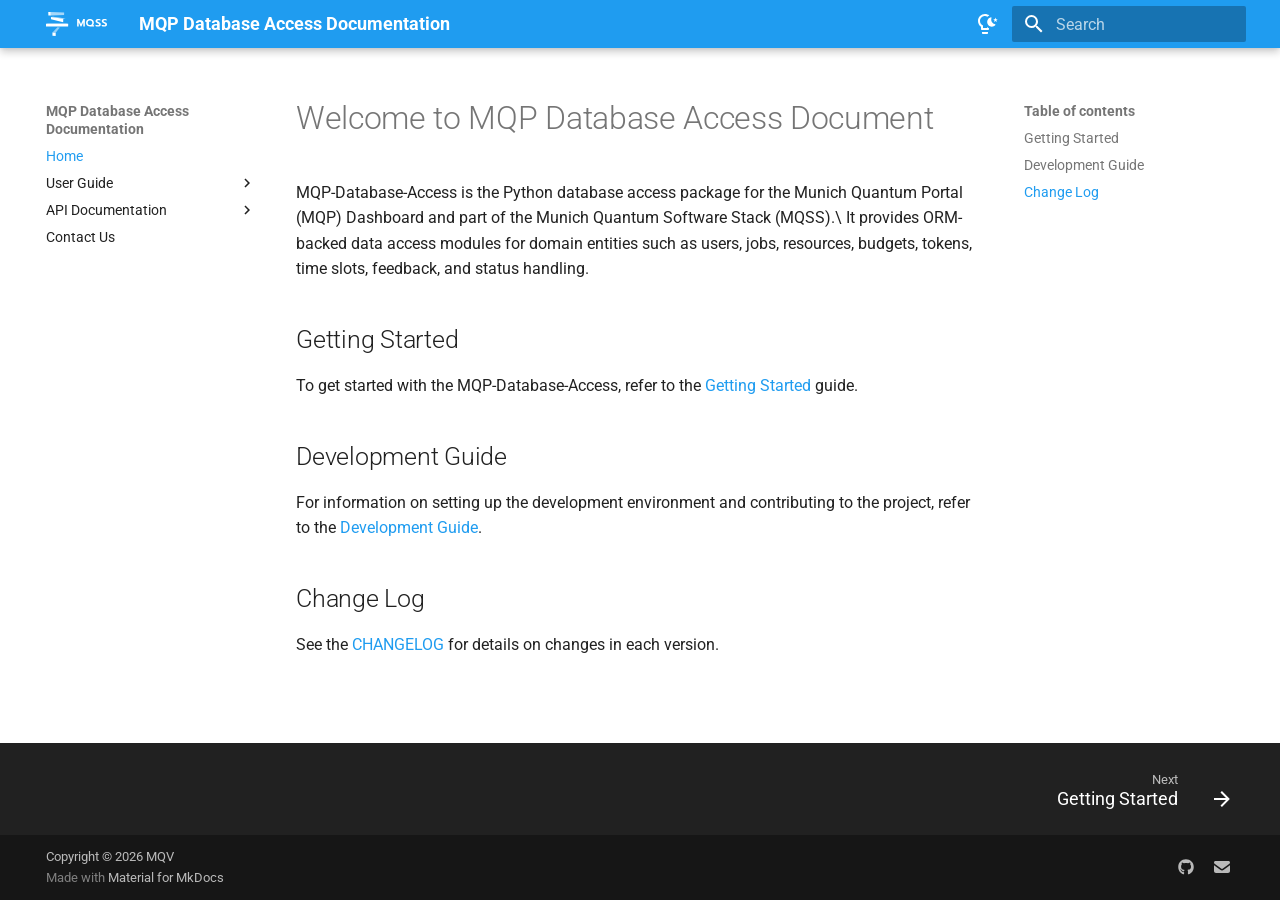
<file: index.html>
<!doctype html>
<html lang="en" class="no-js">
  <head>
    
      <meta charset="utf-8">
      <meta name="viewport" content="width=device-width,initial-scale=1">
      
      
      
      
      
        <link rel="next" href="user_guide/getting_started/">
      
      
        
      
      
      <link rel="icon" href="assets/images/favicon.png">
      <meta name="generator" content="mkdocs-1.6.1, mkdocs-material-9.7.6">
    
    
      
        <title>MQP Database Access Documentation</title>
      
    
    
      <link rel="stylesheet" href="assets/stylesheets/main.484c7ddc.min.css">
      
        
        <link rel="stylesheet" href="assets/stylesheets/palette.ab4e12ef.min.css">
      
      


    
    
      
    
    
      
        
        
        <link rel="preconnect" href="https://fonts.gstatic.com" crossorigin>
        <link rel="stylesheet" href="https://fonts.googleapis.com/css?family=Roboto:300,300i,400,400i,700,700i%7CRoboto+Mono:400,400i,700,700i&display=fallback">
        <style>:root{--md-text-font:"Roboto";--md-code-font:"Roboto Mono"}</style>
      
    
    
      <link rel="stylesheet" href="assets/_mkdocstrings.css">
    
      <link rel="stylesheet" href="css/extra.css">
    
    <script>__md_scope=new URL(".",location),__md_hash=e=>[...e].reduce(((e,_)=>(e<<5)-e+_.charCodeAt(0)),0),__md_get=(e,_=localStorage,t=__md_scope)=>JSON.parse(_.getItem(t.pathname+"."+e)),__md_set=(e,_,t=localStorage,a=__md_scope)=>{try{t.setItem(a.pathname+"."+e,JSON.stringify(_))}catch(e){}}</script>
    
      

    
    
  </head>
  
  
    
    
      
    
    
    
    
    <body dir="ltr" data-md-color-scheme="default" data-md-color-primary="custom" data-md-color-accent="deep-purple">
  
    
    <input class="md-toggle" data-md-toggle="drawer" type="checkbox" id="__drawer" autocomplete="off">
    <input class="md-toggle" data-md-toggle="search" type="checkbox" id="__search" autocomplete="off">
    <label class="md-overlay" for="__drawer"></label>
    <div data-md-component="skip">
      
        
        <a href="#welcome-to-mqp-database-access-document" class="md-skip">
          Skip to content
        </a>
      
    </div>
    <div data-md-component="announce">
      
    </div>
    
    
      

  

<header class="md-header md-header--shadow" data-md-component="header">
  <nav class="md-header__inner md-grid" aria-label="Header">
    <a href="." title="MQP Database Access Documentation" class="md-header__button md-logo" aria-label="MQP Database Access Documentation" data-md-component="logo">
      
  <img src="img/mqss_logo_white.svg" alt="logo">

    </a>
    <label class="md-header__button md-icon" for="__drawer">
      
      <svg xmlns="http://www.w3.org/2000/svg" viewBox="0 0 24 24"><path d="M3 6h18v2H3zm0 5h18v2H3zm0 5h18v2H3z"/></svg>
    </label>
    <div class="md-header__title" data-md-component="header-title">
      <div class="md-header__ellipsis">
        <div class="md-header__topic">
          <span class="md-ellipsis">
            MQP Database Access Documentation
          </span>
        </div>
        <div class="md-header__topic" data-md-component="header-topic">
          <span class="md-ellipsis">
            
              Home
            
          </span>
        </div>
      </div>
    </div>
    
      
        <form class="md-header__option" data-md-component="palette">
  
    
    
    
    <input class="md-option" data-md-color-media="" data-md-color-scheme="default" data-md-color-primary="custom" data-md-color-accent="deep-purple"  aria-label="Light mode"  type="radio" name="__palette" id="__palette_0">
    
      <label class="md-header__button md-icon" title="Light mode" for="__palette_1" hidden>
        <svg xmlns="http://www.w3.org/2000/svg" viewBox="0 0 24 24"><path d="M6 20h6v1c0 .55-.45 1-1 1H7c-.55 0-1-.45-1-1zm5-5.11V16H7v-2.42C5.23 12.81 4 11.05 4 9c0-2.76 2.24-5 5-5 .9 0 1.73.26 2.46.67.54-.47 1.2-.86 1.89-1.17C12.16 2.57 10.65 2 9 2 5.13 2 2 5.13 2 9c0 2.38 1.19 4.47 3 5.74V17c0 .55.45 1 1 1h6c.55 0 1-.45 1-1v-.68c-.75-.36-1.43-.82-2-1.43m9.92-4.95-.5-1.64 1.3-1.08-1.68-.04-.63-1.58-.56 1.61-1.68.11 1.33 1.03-.4 1.65 1.4-.97zm-1.8 2.31a4.62 4.62 0 0 1-3.27-2.28c-.73-1.26-.8-2.72-.35-4 .14-.34-.16-.68-.5-.63-3.44.66-5 4.79-2.78 7.61 1.81 2.24 5.28 2.32 7.17.05.23-.26.08-.7-.27-.75"/></svg>
      </label>
    
  
    
    
    
    <input class="md-option" data-md-color-media="" data-md-color-scheme="slate" data-md-color-primary="indigo" data-md-color-accent="deep-orange"  aria-label="Dark mode"  type="radio" name="__palette" id="__palette_1">
    
      <label class="md-header__button md-icon" title="Dark mode" for="__palette_0" hidden>
        <svg xmlns="http://www.w3.org/2000/svg" viewBox="0 0 24 24"><path d="M20 11h3v2h-3zM1 11h3v2H1zM13 1v3h-2V1zM4.92 3.5l2.13 2.14-1.42 1.41L3.5 4.93zm12.03 2.13 2.12-2.13 1.43 1.43-2.13 2.12zM12 6a6 6 0 0 1 6 6c0 2.22-1.21 4.16-3 5.2V19a1 1 0 0 1-1 1h-4a1 1 0 0 1-1-1v-1.8c-1.79-1.04-3-2.98-3-5.2a6 6 0 0 1 6-6m2 15v1a1 1 0 0 1-1 1h-2a1 1 0 0 1-1-1v-1zm-3-3h2v-2.13c1.73-.44 3-2.01 3-3.87a4 4 0 0 0-4-4 4 4 0 0 0-4 4c0 1.86 1.27 3.43 3 3.87z"/></svg>
      </label>
    
  
</form>
      
    
    
      <script>var palette=__md_get("__palette");if(palette&&palette.color){if("(prefers-color-scheme)"===palette.color.media){var media=matchMedia("(prefers-color-scheme: light)"),input=document.querySelector(media.matches?"[data-md-color-media='(prefers-color-scheme: light)']":"[data-md-color-media='(prefers-color-scheme: dark)']");palette.color.media=input.getAttribute("data-md-color-media"),palette.color.scheme=input.getAttribute("data-md-color-scheme"),palette.color.primary=input.getAttribute("data-md-color-primary"),palette.color.accent=input.getAttribute("data-md-color-accent")}for(var[key,value]of Object.entries(palette.color))document.body.setAttribute("data-md-color-"+key,value)}</script>
    
    
    
      
      
        <label class="md-header__button md-icon" for="__search">
          
          <svg xmlns="http://www.w3.org/2000/svg" viewBox="0 0 24 24"><path d="M9.5 3A6.5 6.5 0 0 1 16 9.5c0 1.61-.59 3.09-1.56 4.23l.27.27h.79l5 5-1.5 1.5-5-5v-.79l-.27-.27A6.52 6.52 0 0 1 9.5 16 6.5 6.5 0 0 1 3 9.5 6.5 6.5 0 0 1 9.5 3m0 2C7 5 5 7 5 9.5S7 14 9.5 14 14 12 14 9.5 12 5 9.5 5"/></svg>
        </label>
        <div class="md-search" data-md-component="search" role="dialog">
  <label class="md-search__overlay" for="__search"></label>
  <div class="md-search__inner" role="search">
    <form class="md-search__form" name="search">
      <input type="text" class="md-search__input" name="query" aria-label="Search" placeholder="Search" autocapitalize="off" autocorrect="off" autocomplete="off" spellcheck="false" data-md-component="search-query" required>
      <label class="md-search__icon md-icon" for="__search">
        
        <svg xmlns="http://www.w3.org/2000/svg" viewBox="0 0 24 24"><path d="M9.5 3A6.5 6.5 0 0 1 16 9.5c0 1.61-.59 3.09-1.56 4.23l.27.27h.79l5 5-1.5 1.5-5-5v-.79l-.27-.27A6.52 6.52 0 0 1 9.5 16 6.5 6.5 0 0 1 3 9.5 6.5 6.5 0 0 1 9.5 3m0 2C7 5 5 7 5 9.5S7 14 9.5 14 14 12 14 9.5 12 5 9.5 5"/></svg>
        
        <svg xmlns="http://www.w3.org/2000/svg" viewBox="0 0 24 24"><path d="M20 11v2H8l5.5 5.5-1.42 1.42L4.16 12l7.92-7.92L13.5 5.5 8 11z"/></svg>
      </label>
      <nav class="md-search__options" aria-label="Search">
        
        <button type="reset" class="md-search__icon md-icon" title="Clear" aria-label="Clear" tabindex="-1">
          
          <svg xmlns="http://www.w3.org/2000/svg" viewBox="0 0 24 24"><path d="M19 6.41 17.59 5 12 10.59 6.41 5 5 6.41 10.59 12 5 17.59 6.41 19 12 13.41 17.59 19 19 17.59 13.41 12z"/></svg>
        </button>
      </nav>
      
    </form>
    <div class="md-search__output">
      <div class="md-search__scrollwrap" tabindex="0" data-md-scrollfix>
        <div class="md-search-result" data-md-component="search-result">
          <div class="md-search-result__meta">
            Initializing search
          </div>
          <ol class="md-search-result__list" role="presentation"></ol>
        </div>
      </div>
    </div>
  </div>
</div>
      
    
    
  </nav>
  
</header>
    
    <div class="md-container" data-md-component="container">
      
      
        
          
        
      
      <main class="md-main" data-md-component="main">
        <div class="md-main__inner md-grid">
          
            
              
              <div class="md-sidebar md-sidebar--primary" data-md-component="sidebar" data-md-type="navigation" >
                <div class="md-sidebar__scrollwrap">
                  <div class="md-sidebar__inner">
                    



<nav class="md-nav md-nav--primary" aria-label="Navigation" data-md-level="0">
  <label class="md-nav__title" for="__drawer">
    <a href="." title="MQP Database Access Documentation" class="md-nav__button md-logo" aria-label="MQP Database Access Documentation" data-md-component="logo">
      
  <img src="img/mqss_logo_white.svg" alt="logo">

    </a>
    MQP Database Access Documentation
  </label>
  
  <ul class="md-nav__list" data-md-scrollfix>
    
      
      
  
  
    
  
  
  
    <li class="md-nav__item md-nav__item--active">
      
      <input class="md-nav__toggle md-toggle" type="checkbox" id="__toc">
      
      
        
      
      
        <label class="md-nav__link md-nav__link--active" for="__toc">
          
  
  
  <span class="md-ellipsis">
    
  
    Home
  

    
  </span>
  
  

          <span class="md-nav__icon md-icon"></span>
        </label>
      
      <a href="." class="md-nav__link md-nav__link--active">
        
  
  
  <span class="md-ellipsis">
    
  
    Home
  

    
  </span>
  
  

      </a>
      
        

<nav class="md-nav md-nav--secondary" aria-label="Table of contents">
  
  
  
    
  
  
    <label class="md-nav__title" for="__toc">
      <span class="md-nav__icon md-icon"></span>
      Table of contents
    </label>
    <ul class="md-nav__list" data-md-component="toc" data-md-scrollfix>
      
        <li class="md-nav__item">
  <a href="#getting-started" class="md-nav__link">
    <span class="md-ellipsis">
      
        Getting Started
      
    </span>
  </a>
  
</li>
      
        <li class="md-nav__item">
  <a href="#development-guide" class="md-nav__link">
    <span class="md-ellipsis">
      
        Development Guide
      
    </span>
  </a>
  
</li>
      
        <li class="md-nav__item">
  <a href="#change-log" class="md-nav__link">
    <span class="md-ellipsis">
      
        Change Log
      
    </span>
  </a>
  
</li>
      
    </ul>
  
</nav>
      
    </li>
  

    
      
      
  
  
  
  
    
    
    
    
    
    <li class="md-nav__item md-nav__item--nested">
      
        
        
        <input class="md-nav__toggle md-toggle " type="checkbox" id="__nav_2" >
        
          
          <label class="md-nav__link" for="__nav_2" id="__nav_2_label" tabindex="0">
            
  
  
  <span class="md-ellipsis">
    
  
    User Guide
  

    
  </span>
  
  

            <span class="md-nav__icon md-icon"></span>
          </label>
        
        <nav class="md-nav" data-md-level="1" aria-labelledby="__nav_2_label" aria-expanded="false">
          <label class="md-nav__title" for="__nav_2">
            <span class="md-nav__icon md-icon"></span>
            
  
    User Guide
  

          </label>
          <ul class="md-nav__list" data-md-scrollfix>
            
              
                
  
  
  
  
    <li class="md-nav__item">
      <a href="user_guide/getting_started/" class="md-nav__link">
        
  
  
  <span class="md-ellipsis">
    
  
    Getting Started
  

    
  </span>
  
  

      </a>
    </li>
  

              
            
              
                
  
  
  
  
    <li class="md-nav__item">
      <a href="user_guide/development_guide/" class="md-nav__link">
        
  
  
  <span class="md-ellipsis">
    
  
    Development Guide
  

    
  </span>
  
  

      </a>
    </li>
  

              
            
          </ul>
        </nav>
      
    </li>
  

    
      
      
  
  
  
  
    
    
    
    
    
    <li class="md-nav__item md-nav__item--nested">
      
        
        
        <input class="md-nav__toggle md-toggle " type="checkbox" id="__nav_3" >
        
          
          <label class="md-nav__link" for="__nav_3" id="__nav_3_label" tabindex="0">
            
  
  
  <span class="md-ellipsis">
    
  
    API Documentation
  

    
  </span>
  
  

            <span class="md-nav__icon md-icon"></span>
          </label>
        
        <nav class="md-nav" data-md-level="1" aria-labelledby="__nav_3_label" aria-expanded="false">
          <label class="md-nav__title" for="__nav_3">
            <span class="md-nav__icon md-icon"></span>
            
  
    API Documentation
  

          </label>
          <ul class="md-nav__list" data-md-scrollfix>
            
              
                
  
  
  
  
    <li class="md-nav__item">
      <a href="api/budgets/" class="md-nav__link">
        
  
  
  <span class="md-ellipsis">
    
  
    Budgets
  

    
  </span>
  
  

      </a>
    </li>
  

              
            
              
                
  
  
  
  
    <li class="md-nav__item">
      <a href="api/feedback/" class="md-nav__link">
        
  
  
  <span class="md-ellipsis">
    
  
    Feedback
  

    
  </span>
  
  

      </a>
    </li>
  

              
            
              
                
  
  
  
  
    <li class="md-nav__item">
      <a href="api/jobs/" class="md-nav__link">
        
  
  
  <span class="md-ellipsis">
    
  
    Jobs
  

    
  </span>
  
  

      </a>
    </li>
  

              
            
              
                
  
  
  
  
    <li class="md-nav__item">
      <a href="api/resources/" class="md-nav__link">
        
  
  
  <span class="md-ellipsis">
    
  
    Resources
  

    
  </span>
  
  

      </a>
    </li>
  

              
            
              
                
  
  
  
  
    <li class="md-nav__item">
      <a href="api/status/" class="md-nav__link">
        
  
  
  <span class="md-ellipsis">
    
  
    Status
  

    
  </span>
  
  

      </a>
    </li>
  

              
            
              
                
  
  
  
  
    <li class="md-nav__item">
      <a href="api/timeslots/" class="md-nav__link">
        
  
  
  <span class="md-ellipsis">
    
  
    Timeslots
  

    
  </span>
  
  

      </a>
    </li>
  

              
            
              
                
  
  
  
  
    <li class="md-nav__item">
      <a href="api/tokens/" class="md-nav__link">
        
  
  
  <span class="md-ellipsis">
    
  
    Tokens
  

    
  </span>
  
  

      </a>
    </li>
  

              
            
              
                
  
  
  
  
    <li class="md-nav__item">
      <a href="api/users/" class="md-nav__link">
        
  
  
  <span class="md-ellipsis">
    
  
    Users
  

    
  </span>
  
  

      </a>
    </li>
  

              
            
          </ul>
        </nav>
      
    </li>
  

    
      
      
  
  
  
  
    <li class="md-nav__item">
      <a href="contact/" class="md-nav__link">
        
  
  
  <span class="md-ellipsis">
    
  
    Contact Us
  

    
  </span>
  
  

      </a>
    </li>
  

    
  </ul>
</nav>
                  </div>
                </div>
              </div>
            
            
              
              <div class="md-sidebar md-sidebar--secondary" data-md-component="sidebar" data-md-type="toc" >
                <div class="md-sidebar__scrollwrap">
                  <div class="md-sidebar__inner">
                    

<nav class="md-nav md-nav--secondary" aria-label="Table of contents">
  
  
  
    
  
  
    <label class="md-nav__title" for="__toc">
      <span class="md-nav__icon md-icon"></span>
      Table of contents
    </label>
    <ul class="md-nav__list" data-md-component="toc" data-md-scrollfix>
      
        <li class="md-nav__item">
  <a href="#getting-started" class="md-nav__link">
    <span class="md-ellipsis">
      
        Getting Started
      
    </span>
  </a>
  
</li>
      
        <li class="md-nav__item">
  <a href="#development-guide" class="md-nav__link">
    <span class="md-ellipsis">
      
        Development Guide
      
    </span>
  </a>
  
</li>
      
        <li class="md-nav__item">
  <a href="#change-log" class="md-nav__link">
    <span class="md-ellipsis">
      
        Change Log
      
    </span>
  </a>
  
</li>
      
    </ul>
  
</nav>
                  </div>
                </div>
              </div>
            
          
          
            <div class="md-content" data-md-component="content">
              
              <article class="md-content__inner md-typeset">
                
                  



<h1 id="welcome-to-mqp-database-access-document">Welcome to MQP Database Access Document<a class="headerlink" href="#welcome-to-mqp-database-access-document" title="Permanent link">&para;</a></h1>
<p>MQP-Database-Access is the Python database access package for the Munich Quantum Portal (MQP) Dashboard and part of the Munich Quantum Software Stack (MQSS).\
It provides ORM-backed data access modules for domain entities such as users, jobs, resources, budgets, tokens, time slots, feedback, and status handling.</p>
<h2 id="getting-started">Getting Started<a class="headerlink" href="#getting-started" title="Permanent link">&para;</a></h2>
<p>To get started with the MQP-Database-Access, refer to the <a href="user_guide/getting_started/">Getting Started</a> guide.</p>
<h2 id="development-guide">Development Guide<a class="headerlink" href="#development-guide" title="Permanent link">&para;</a></h2>
<p>For information on setting up the development environment and contributing to the project, refer to the <a href="user_guide/development_guide/">Development Guide</a>.</p>
<h2 id="change-log">Change Log<a class="headerlink" href="#change-log" title="Permanent link">&para;</a></h2>
<p>See the <a href="CHANGELOG/">CHANGELOG</a> for details on changes in each version.</p>












                
              </article>
            </div>
          
          
<script>var target=document.getElementById(location.hash.slice(1));target&&target.name&&(target.checked=target.name.startsWith("__tabbed_"))</script>
        </div>
        
      </main>
      
        <footer class="md-footer">
  
    
      
      <nav class="md-footer__inner md-grid" aria-label="Footer" >
        
        
          
          <a href="user_guide/getting_started/" class="md-footer__link md-footer__link--next" aria-label="Next: Getting Started">
            <div class="md-footer__title">
              <span class="md-footer__direction">
                Next
              </span>
              <div class="md-ellipsis">
                Getting Started
              </div>
            </div>
            <div class="md-footer__button md-icon">
              
              <svg xmlns="http://www.w3.org/2000/svg" viewBox="0 0 24 24"><path d="M4 11v2h12l-5.5 5.5 1.42 1.42L19.84 12l-7.92-7.92L10.5 5.5 16 11z"/></svg>
            </div>
          </a>
        
      </nav>
    
  
  <div class="md-footer-meta md-typeset">
    <div class="md-footer-meta__inner md-grid">
      <div class="md-copyright">
  
    <div class="md-copyright__highlight">
      Copyright &copy; 2026 MQV
    </div>
  
  
    Made with
    <a href="https://squidfunk.github.io/mkdocs-material/" target="_blank" rel="noopener">
      Material for MkDocs
    </a>
  
</div>
      
        
<div class="md-social">
  
    
    
    
    
      
      
    
    <a href="https://github.com/Munich-Quantum-Software-Stack/MQP-Database-Access" target="_blank" rel="noopener" title="github.com" class="md-social__link">
      <svg xmlns="http://www.w3.org/2000/svg" viewBox="0 0 512 512"><!--! Font Awesome Free 7.1.0 by @fontawesome - https://fontawesome.com License - https://fontawesome.com/license/free (Icons: CC BY 4.0, Fonts: SIL OFL 1.1, Code: MIT License) Copyright 2025 Fonticons, Inc.--><path d="M173.9 397.4c0 2-2.3 3.6-5.2 3.6-3.3.3-5.6-1.3-5.6-3.6 0-2 2.3-3.6 5.2-3.6 3-.3 5.6 1.3 5.6 3.6m-31.1-4.5c-.7 2 1.3 4.3 4.3 4.9 2.6 1 5.6 0 6.2-2s-1.3-4.3-4.3-5.2c-2.6-.7-5.5.3-6.2 2.3m44.2-1.7c-2.9.7-4.9 2.6-4.6 4.9.3 2 2.9 3.3 5.9 2.6 2.9-.7 4.9-2.6 4.6-4.6-.3-1.9-3-3.2-5.9-2.9M252.8 8C114.1 8 8 113.3 8 252c0 110.9 69.8 205.8 169.5 239.2 12.8 2.3 17.3-5.6 17.3-12.1 0-6.2-.3-40.4-.3-61.4 0 0-70 15-84.7-29.8 0 0-11.4-29.1-27.8-36.6 0 0-22.9-15.7 1.6-15.4 0 0 24.9 2 38.6 25.8 21.9 38.6 58.6 27.5 72.9 20.9 2.3-16 8.8-27.1 16-33.7-55.9-6.2-112.3-14.3-112.3-110.5 0-27.5 7.6-41.3 23.6-58.9-2.6-6.5-11.1-33.3 2.6-67.9 20.9-6.5 69 27 69 27 20-5.6 41.5-8.5 62.8-8.5s42.8 2.9 62.8 8.5c0 0 48.1-33.6 69-27 13.7 34.7 5.2 61.4 2.6 67.9 16 17.7 25.8 31.5 25.8 58.9 0 96.5-58.9 104.2-114.8 110.5 9.2 7.9 17 22.9 17 46.4 0 33.7-.3 75.4-.3 83.6 0 6.5 4.6 14.4 17.3 12.1C436.2 457.8 504 362.9 504 252 504 113.3 391.5 8 252.8 8M105.2 352.9c-1.3 1-1 3.3.7 5.2 1.6 1.6 3.9 2.3 5.2 1 1.3-1 1-3.3-.7-5.2-1.6-1.6-3.9-2.3-5.2-1m-10.8-8.1c-.7 1.3.3 2.9 2.3 3.9 1.6 1 3.6.7 4.3-.7.7-1.3-.3-2.9-2.3-3.9-2-.6-3.6-.3-4.3.7m32.4 35.6c-1.6 1.3-1 4.3 1.3 6.2 2.3 2.3 5.2 2.6 6.5 1 1.3-1.3.7-4.3-1.3-6.2-2.2-2.3-5.2-2.6-6.5-1m-11.4-14.7c-1.6 1-1.6 3.6 0 5.9s4.3 3.3 5.6 2.3c1.6-1.3 1.6-3.9 0-6.2-1.4-2.3-4-3.3-5.6-2"/></svg>
    </a>
  
    
    
    
    
    <a href="mailto:quantum@lrz.de" target="_blank" rel="noopener" title="" class="md-social__link">
      <svg xmlns="http://www.w3.org/2000/svg" viewBox="0 0 512 512"><!--! Font Awesome Free 7.1.0 by @fontawesome - https://fontawesome.com License - https://fontawesome.com/license/free (Icons: CC BY 4.0, Fonts: SIL OFL 1.1, Code: MIT License) Copyright 2025 Fonticons, Inc.--><path d="M48 64C21.5 64 0 85.5 0 112c0 15.1 7.1 29.3 19.2 38.4l208 156a48 48 0 0 0 57.6 0l208-156c12.1-9.1 19.2-23.3 19.2-38.4 0-26.5-21.5-48-48-48zM0 196v188c0 35.3 28.7 64 64 64h384c35.3 0 64-28.7 64-64V196L313.6 344.8c-34.1 25.6-81.1 25.6-115.2 0z"/></svg>
    </a>
  
</div>
      
    </div>
  </div>
</footer>
      
    </div>
    <div class="md-dialog" data-md-component="dialog">
      <div class="md-dialog__inner md-typeset"></div>
    </div>
    
    
    
      
      
      <script id="__config" type="application/json">{"annotate": null, "base": ".", "features": ["content.code.copy", "navigation.instant", "navigation.footer"], "search": "assets/javascripts/workers/search.2c215733.min.js", "tags": null, "translations": {"clipboard.copied": "Copied to clipboard", "clipboard.copy": "Copy to clipboard", "search.result.more.one": "1 more on this page", "search.result.more.other": "# more on this page", "search.result.none": "No matching documents", "search.result.one": "1 matching document", "search.result.other": "# matching documents", "search.result.placeholder": "Type to start searching", "search.result.term.missing": "Missing", "select.version": "Select version"}, "version": null}</script>
    
    
      <script src="assets/javascripts/bundle.79ae519e.min.js"></script>
      
    
  </body>
</html>
</file>
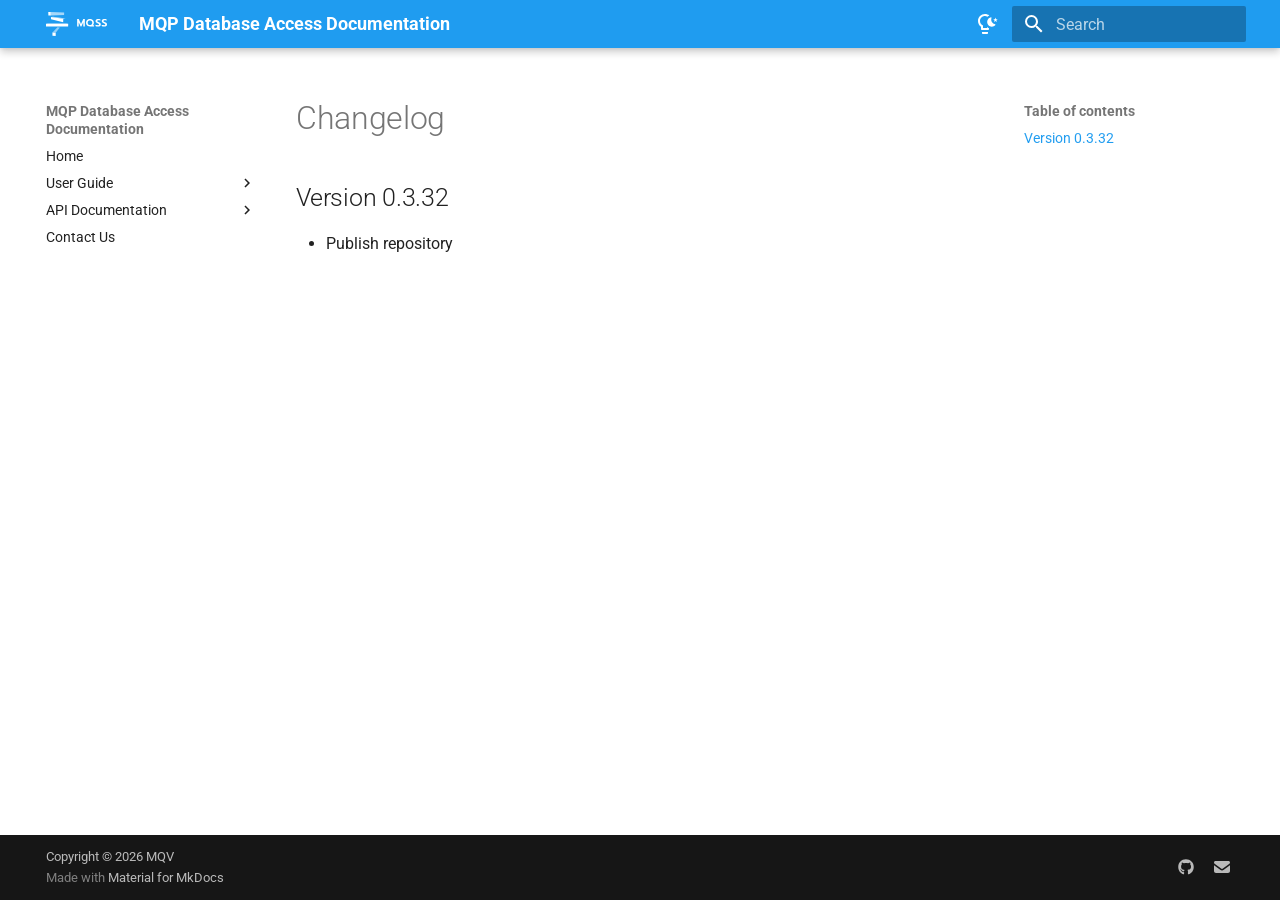
<file: CHANGELOG/index.html>
<!doctype html>
<html lang="en" class="no-js">
  <head>
    
      <meta charset="utf-8">
      <meta name="viewport" content="width=device-width,initial-scale=1">
      
      
      
      
      
      
        
      
      
      <link rel="icon" href="../assets/images/favicon.png">
      <meta name="generator" content="mkdocs-1.6.1, mkdocs-material-9.7.6">
    
    
      
        <title>Changelog - MQP Database Access Documentation</title>
      
    
    
      <link rel="stylesheet" href="../assets/stylesheets/main.484c7ddc.min.css">
      
        
        <link rel="stylesheet" href="../assets/stylesheets/palette.ab4e12ef.min.css">
      
      


    
    
      
    
    
      
        
        
        <link rel="preconnect" href="https://fonts.gstatic.com" crossorigin>
        <link rel="stylesheet" href="https://fonts.googleapis.com/css?family=Roboto:300,300i,400,400i,700,700i%7CRoboto+Mono:400,400i,700,700i&display=fallback">
        <style>:root{--md-text-font:"Roboto";--md-code-font:"Roboto Mono"}</style>
      
    
    
      <link rel="stylesheet" href="../assets/_mkdocstrings.css">
    
      <link rel="stylesheet" href="../css/extra.css">
    
    <script>__md_scope=new URL("..",location),__md_hash=e=>[...e].reduce(((e,_)=>(e<<5)-e+_.charCodeAt(0)),0),__md_get=(e,_=localStorage,t=__md_scope)=>JSON.parse(_.getItem(t.pathname+"."+e)),__md_set=(e,_,t=localStorage,a=__md_scope)=>{try{t.setItem(a.pathname+"."+e,JSON.stringify(_))}catch(e){}}</script>
    
      

    
    
  </head>
  
  
    
    
      
    
    
    
    
    <body dir="ltr" data-md-color-scheme="default" data-md-color-primary="custom" data-md-color-accent="deep-purple">
  
    
    <input class="md-toggle" data-md-toggle="drawer" type="checkbox" id="__drawer" autocomplete="off">
    <input class="md-toggle" data-md-toggle="search" type="checkbox" id="__search" autocomplete="off">
    <label class="md-overlay" for="__drawer"></label>
    <div data-md-component="skip">
      
        
        <a href="#changelog" class="md-skip">
          Skip to content
        </a>
      
    </div>
    <div data-md-component="announce">
      
    </div>
    
    
      

  

<header class="md-header md-header--shadow" data-md-component="header">
  <nav class="md-header__inner md-grid" aria-label="Header">
    <a href=".." title="MQP Database Access Documentation" class="md-header__button md-logo" aria-label="MQP Database Access Documentation" data-md-component="logo">
      
  <img src="../img/mqss_logo_white.svg" alt="logo">

    </a>
    <label class="md-header__button md-icon" for="__drawer">
      
      <svg xmlns="http://www.w3.org/2000/svg" viewBox="0 0 24 24"><path d="M3 6h18v2H3zm0 5h18v2H3zm0 5h18v2H3z"/></svg>
    </label>
    <div class="md-header__title" data-md-component="header-title">
      <div class="md-header__ellipsis">
        <div class="md-header__topic">
          <span class="md-ellipsis">
            MQP Database Access Documentation
          </span>
        </div>
        <div class="md-header__topic" data-md-component="header-topic">
          <span class="md-ellipsis">
            
              Changelog
            
          </span>
        </div>
      </div>
    </div>
    
      
        <form class="md-header__option" data-md-component="palette">
  
    
    
    
    <input class="md-option" data-md-color-media="" data-md-color-scheme="default" data-md-color-primary="custom" data-md-color-accent="deep-purple"  aria-label="Light mode"  type="radio" name="__palette" id="__palette_0">
    
      <label class="md-header__button md-icon" title="Light mode" for="__palette_1" hidden>
        <svg xmlns="http://www.w3.org/2000/svg" viewBox="0 0 24 24"><path d="M6 20h6v1c0 .55-.45 1-1 1H7c-.55 0-1-.45-1-1zm5-5.11V16H7v-2.42C5.23 12.81 4 11.05 4 9c0-2.76 2.24-5 5-5 .9 0 1.73.26 2.46.67.54-.47 1.2-.86 1.89-1.17C12.16 2.57 10.65 2 9 2 5.13 2 2 5.13 2 9c0 2.38 1.19 4.47 3 5.74V17c0 .55.45 1 1 1h6c.55 0 1-.45 1-1v-.68c-.75-.36-1.43-.82-2-1.43m9.92-4.95-.5-1.64 1.3-1.08-1.68-.04-.63-1.58-.56 1.61-1.68.11 1.33 1.03-.4 1.65 1.4-.97zm-1.8 2.31a4.62 4.62 0 0 1-3.27-2.28c-.73-1.26-.8-2.72-.35-4 .14-.34-.16-.68-.5-.63-3.44.66-5 4.79-2.78 7.61 1.81 2.24 5.28 2.32 7.17.05.23-.26.08-.7-.27-.75"/></svg>
      </label>
    
  
    
    
    
    <input class="md-option" data-md-color-media="" data-md-color-scheme="slate" data-md-color-primary="indigo" data-md-color-accent="deep-orange"  aria-label="Dark mode"  type="radio" name="__palette" id="__palette_1">
    
      <label class="md-header__button md-icon" title="Dark mode" for="__palette_0" hidden>
        <svg xmlns="http://www.w3.org/2000/svg" viewBox="0 0 24 24"><path d="M20 11h3v2h-3zM1 11h3v2H1zM13 1v3h-2V1zM4.92 3.5l2.13 2.14-1.42 1.41L3.5 4.93zm12.03 2.13 2.12-2.13 1.43 1.43-2.13 2.12zM12 6a6 6 0 0 1 6 6c0 2.22-1.21 4.16-3 5.2V19a1 1 0 0 1-1 1h-4a1 1 0 0 1-1-1v-1.8c-1.79-1.04-3-2.98-3-5.2a6 6 0 0 1 6-6m2 15v1a1 1 0 0 1-1 1h-2a1 1 0 0 1-1-1v-1zm-3-3h2v-2.13c1.73-.44 3-2.01 3-3.87a4 4 0 0 0-4-4 4 4 0 0 0-4 4c0 1.86 1.27 3.43 3 3.87z"/></svg>
      </label>
    
  
</form>
      
    
    
      <script>var palette=__md_get("__palette");if(palette&&palette.color){if("(prefers-color-scheme)"===palette.color.media){var media=matchMedia("(prefers-color-scheme: light)"),input=document.querySelector(media.matches?"[data-md-color-media='(prefers-color-scheme: light)']":"[data-md-color-media='(prefers-color-scheme: dark)']");palette.color.media=input.getAttribute("data-md-color-media"),palette.color.scheme=input.getAttribute("data-md-color-scheme"),palette.color.primary=input.getAttribute("data-md-color-primary"),palette.color.accent=input.getAttribute("data-md-color-accent")}for(var[key,value]of Object.entries(palette.color))document.body.setAttribute("data-md-color-"+key,value)}</script>
    
    
    
      
      
        <label class="md-header__button md-icon" for="__search">
          
          <svg xmlns="http://www.w3.org/2000/svg" viewBox="0 0 24 24"><path d="M9.5 3A6.5 6.5 0 0 1 16 9.5c0 1.61-.59 3.09-1.56 4.23l.27.27h.79l5 5-1.5 1.5-5-5v-.79l-.27-.27A6.52 6.52 0 0 1 9.5 16 6.5 6.5 0 0 1 3 9.5 6.5 6.5 0 0 1 9.5 3m0 2C7 5 5 7 5 9.5S7 14 9.5 14 14 12 14 9.5 12 5 9.5 5"/></svg>
        </label>
        <div class="md-search" data-md-component="search" role="dialog">
  <label class="md-search__overlay" for="__search"></label>
  <div class="md-search__inner" role="search">
    <form class="md-search__form" name="search">
      <input type="text" class="md-search__input" name="query" aria-label="Search" placeholder="Search" autocapitalize="off" autocorrect="off" autocomplete="off" spellcheck="false" data-md-component="search-query" required>
      <label class="md-search__icon md-icon" for="__search">
        
        <svg xmlns="http://www.w3.org/2000/svg" viewBox="0 0 24 24"><path d="M9.5 3A6.5 6.5 0 0 1 16 9.5c0 1.61-.59 3.09-1.56 4.23l.27.27h.79l5 5-1.5 1.5-5-5v-.79l-.27-.27A6.52 6.52 0 0 1 9.5 16 6.5 6.5 0 0 1 3 9.5 6.5 6.5 0 0 1 9.5 3m0 2C7 5 5 7 5 9.5S7 14 9.5 14 14 12 14 9.5 12 5 9.5 5"/></svg>
        
        <svg xmlns="http://www.w3.org/2000/svg" viewBox="0 0 24 24"><path d="M20 11v2H8l5.5 5.5-1.42 1.42L4.16 12l7.92-7.92L13.5 5.5 8 11z"/></svg>
      </label>
      <nav class="md-search__options" aria-label="Search">
        
        <button type="reset" class="md-search__icon md-icon" title="Clear" aria-label="Clear" tabindex="-1">
          
          <svg xmlns="http://www.w3.org/2000/svg" viewBox="0 0 24 24"><path d="M19 6.41 17.59 5 12 10.59 6.41 5 5 6.41 10.59 12 5 17.59 6.41 19 12 13.41 17.59 19 19 17.59 13.41 12z"/></svg>
        </button>
      </nav>
      
    </form>
    <div class="md-search__output">
      <div class="md-search__scrollwrap" tabindex="0" data-md-scrollfix>
        <div class="md-search-result" data-md-component="search-result">
          <div class="md-search-result__meta">
            Initializing search
          </div>
          <ol class="md-search-result__list" role="presentation"></ol>
        </div>
      </div>
    </div>
  </div>
</div>
      
    
    
  </nav>
  
</header>
    
    <div class="md-container" data-md-component="container">
      
      
        
          
        
      
      <main class="md-main" data-md-component="main">
        <div class="md-main__inner md-grid">
          
            
              
              <div class="md-sidebar md-sidebar--primary" data-md-component="sidebar" data-md-type="navigation" >
                <div class="md-sidebar__scrollwrap">
                  <div class="md-sidebar__inner">
                    



<nav class="md-nav md-nav--primary" aria-label="Navigation" data-md-level="0">
  <label class="md-nav__title" for="__drawer">
    <a href=".." title="MQP Database Access Documentation" class="md-nav__button md-logo" aria-label="MQP Database Access Documentation" data-md-component="logo">
      
  <img src="../img/mqss_logo_white.svg" alt="logo">

    </a>
    MQP Database Access Documentation
  </label>
  
  <ul class="md-nav__list" data-md-scrollfix>
    
      
      
  
  
  
  
    <li class="md-nav__item">
      <a href=".." class="md-nav__link">
        
  
  
  <span class="md-ellipsis">
    
  
    Home
  

    
  </span>
  
  

      </a>
    </li>
  

    
      
      
  
  
  
  
    
    
    
    
    
    <li class="md-nav__item md-nav__item--nested">
      
        
        
        <input class="md-nav__toggle md-toggle " type="checkbox" id="__nav_2" >
        
          
          <label class="md-nav__link" for="__nav_2" id="__nav_2_label" tabindex="0">
            
  
  
  <span class="md-ellipsis">
    
  
    User Guide
  

    
  </span>
  
  

            <span class="md-nav__icon md-icon"></span>
          </label>
        
        <nav class="md-nav" data-md-level="1" aria-labelledby="__nav_2_label" aria-expanded="false">
          <label class="md-nav__title" for="__nav_2">
            <span class="md-nav__icon md-icon"></span>
            
  
    User Guide
  

          </label>
          <ul class="md-nav__list" data-md-scrollfix>
            
              
                
  
  
  
  
    <li class="md-nav__item">
      <a href="../user_guide/getting_started/" class="md-nav__link">
        
  
  
  <span class="md-ellipsis">
    
  
    Getting Started
  

    
  </span>
  
  

      </a>
    </li>
  

              
            
              
                
  
  
  
  
    <li class="md-nav__item">
      <a href="../user_guide/development_guide/" class="md-nav__link">
        
  
  
  <span class="md-ellipsis">
    
  
    Development Guide
  

    
  </span>
  
  

      </a>
    </li>
  

              
            
          </ul>
        </nav>
      
    </li>
  

    
      
      
  
  
  
  
    
    
    
    
    
    <li class="md-nav__item md-nav__item--nested">
      
        
        
        <input class="md-nav__toggle md-toggle " type="checkbox" id="__nav_3" >
        
          
          <label class="md-nav__link" for="__nav_3" id="__nav_3_label" tabindex="0">
            
  
  
  <span class="md-ellipsis">
    
  
    API Documentation
  

    
  </span>
  
  

            <span class="md-nav__icon md-icon"></span>
          </label>
        
        <nav class="md-nav" data-md-level="1" aria-labelledby="__nav_3_label" aria-expanded="false">
          <label class="md-nav__title" for="__nav_3">
            <span class="md-nav__icon md-icon"></span>
            
  
    API Documentation
  

          </label>
          <ul class="md-nav__list" data-md-scrollfix>
            
              
                
  
  
  
  
    <li class="md-nav__item">
      <a href="../api/budgets/" class="md-nav__link">
        
  
  
  <span class="md-ellipsis">
    
  
    Budgets
  

    
  </span>
  
  

      </a>
    </li>
  

              
            
              
                
  
  
  
  
    <li class="md-nav__item">
      <a href="../api/feedback/" class="md-nav__link">
        
  
  
  <span class="md-ellipsis">
    
  
    Feedback
  

    
  </span>
  
  

      </a>
    </li>
  

              
            
              
                
  
  
  
  
    <li class="md-nav__item">
      <a href="../api/jobs/" class="md-nav__link">
        
  
  
  <span class="md-ellipsis">
    
  
    Jobs
  

    
  </span>
  
  

      </a>
    </li>
  

              
            
              
                
  
  
  
  
    <li class="md-nav__item">
      <a href="../api/resources/" class="md-nav__link">
        
  
  
  <span class="md-ellipsis">
    
  
    Resources
  

    
  </span>
  
  

      </a>
    </li>
  

              
            
              
                
  
  
  
  
    <li class="md-nav__item">
      <a href="../api/status/" class="md-nav__link">
        
  
  
  <span class="md-ellipsis">
    
  
    Status
  

    
  </span>
  
  

      </a>
    </li>
  

              
            
              
                
  
  
  
  
    <li class="md-nav__item">
      <a href="../api/timeslots/" class="md-nav__link">
        
  
  
  <span class="md-ellipsis">
    
  
    Timeslots
  

    
  </span>
  
  

      </a>
    </li>
  

              
            
              
                
  
  
  
  
    <li class="md-nav__item">
      <a href="../api/tokens/" class="md-nav__link">
        
  
  
  <span class="md-ellipsis">
    
  
    Tokens
  

    
  </span>
  
  

      </a>
    </li>
  

              
            
              
                
  
  
  
  
    <li class="md-nav__item">
      <a href="../api/users/" class="md-nav__link">
        
  
  
  <span class="md-ellipsis">
    
  
    Users
  

    
  </span>
  
  

      </a>
    </li>
  

              
            
          </ul>
        </nav>
      
    </li>
  

    
      
      
  
  
  
  
    <li class="md-nav__item">
      <a href="../contact/" class="md-nav__link">
        
  
  
  <span class="md-ellipsis">
    
  
    Contact Us
  

    
  </span>
  
  

      </a>
    </li>
  

    
  </ul>
</nav>
                  </div>
                </div>
              </div>
            
            
              
              <div class="md-sidebar md-sidebar--secondary" data-md-component="sidebar" data-md-type="toc" >
                <div class="md-sidebar__scrollwrap">
                  <div class="md-sidebar__inner">
                    

<nav class="md-nav md-nav--secondary" aria-label="Table of contents">
  
  
  
    
  
  
    <label class="md-nav__title" for="__toc">
      <span class="md-nav__icon md-icon"></span>
      Table of contents
    </label>
    <ul class="md-nav__list" data-md-component="toc" data-md-scrollfix>
      
        <li class="md-nav__item">
  <a href="#version-0332" class="md-nav__link">
    <span class="md-ellipsis">
      
        Version 0.3.32
      
    </span>
  </a>
  
</li>
      
    </ul>
  
</nav>
                  </div>
                </div>
              </div>
            
          
          
            <div class="md-content" data-md-component="content">
              
              <article class="md-content__inner md-typeset">
                
                  



<h1 id="changelog">Changelog<a class="headerlink" href="#changelog" title="Permanent link">&para;</a></h1>
<h2 id="version-0332">Version 0.3.32<a class="headerlink" href="#version-0332" title="Permanent link">&para;</a></h2>
<ul>
<li>Publish repository</li>
</ul>












                
              </article>
            </div>
          
          
<script>var target=document.getElementById(location.hash.slice(1));target&&target.name&&(target.checked=target.name.startsWith("__tabbed_"))</script>
        </div>
        
      </main>
      
        <footer class="md-footer">
  
    
  
  <div class="md-footer-meta md-typeset">
    <div class="md-footer-meta__inner md-grid">
      <div class="md-copyright">
  
    <div class="md-copyright__highlight">
      Copyright &copy; 2026 MQV
    </div>
  
  
    Made with
    <a href="https://squidfunk.github.io/mkdocs-material/" target="_blank" rel="noopener">
      Material for MkDocs
    </a>
  
</div>
      
        
<div class="md-social">
  
    
    
    
    
      
      
    
    <a href="https://github.com/Munich-Quantum-Software-Stack/MQP-Database-Access" target="_blank" rel="noopener" title="github.com" class="md-social__link">
      <svg xmlns="http://www.w3.org/2000/svg" viewBox="0 0 512 512"><!--! Font Awesome Free 7.1.0 by @fontawesome - https://fontawesome.com License - https://fontawesome.com/license/free (Icons: CC BY 4.0, Fonts: SIL OFL 1.1, Code: MIT License) Copyright 2025 Fonticons, Inc.--><path d="M173.9 397.4c0 2-2.3 3.6-5.2 3.6-3.3.3-5.6-1.3-5.6-3.6 0-2 2.3-3.6 5.2-3.6 3-.3 5.6 1.3 5.6 3.6m-31.1-4.5c-.7 2 1.3 4.3 4.3 4.9 2.6 1 5.6 0 6.2-2s-1.3-4.3-4.3-5.2c-2.6-.7-5.5.3-6.2 2.3m44.2-1.7c-2.9.7-4.9 2.6-4.6 4.9.3 2 2.9 3.3 5.9 2.6 2.9-.7 4.9-2.6 4.6-4.6-.3-1.9-3-3.2-5.9-2.9M252.8 8C114.1 8 8 113.3 8 252c0 110.9 69.8 205.8 169.5 239.2 12.8 2.3 17.3-5.6 17.3-12.1 0-6.2-.3-40.4-.3-61.4 0 0-70 15-84.7-29.8 0 0-11.4-29.1-27.8-36.6 0 0-22.9-15.7 1.6-15.4 0 0 24.9 2 38.6 25.8 21.9 38.6 58.6 27.5 72.9 20.9 2.3-16 8.8-27.1 16-33.7-55.9-6.2-112.3-14.3-112.3-110.5 0-27.5 7.6-41.3 23.6-58.9-2.6-6.5-11.1-33.3 2.6-67.9 20.9-6.5 69 27 69 27 20-5.6 41.5-8.5 62.8-8.5s42.8 2.9 62.8 8.5c0 0 48.1-33.6 69-27 13.7 34.7 5.2 61.4 2.6 67.9 16 17.7 25.8 31.5 25.8 58.9 0 96.5-58.9 104.2-114.8 110.5 9.2 7.9 17 22.9 17 46.4 0 33.7-.3 75.4-.3 83.6 0 6.5 4.6 14.4 17.3 12.1C436.2 457.8 504 362.9 504 252 504 113.3 391.5 8 252.8 8M105.2 352.9c-1.3 1-1 3.3.7 5.2 1.6 1.6 3.9 2.3 5.2 1 1.3-1 1-3.3-.7-5.2-1.6-1.6-3.9-2.3-5.2-1m-10.8-8.1c-.7 1.3.3 2.9 2.3 3.9 1.6 1 3.6.7 4.3-.7.7-1.3-.3-2.9-2.3-3.9-2-.6-3.6-.3-4.3.7m32.4 35.6c-1.6 1.3-1 4.3 1.3 6.2 2.3 2.3 5.2 2.6 6.5 1 1.3-1.3.7-4.3-1.3-6.2-2.2-2.3-5.2-2.6-6.5-1m-11.4-14.7c-1.6 1-1.6 3.6 0 5.9s4.3 3.3 5.6 2.3c1.6-1.3 1.6-3.9 0-6.2-1.4-2.3-4-3.3-5.6-2"/></svg>
    </a>
  
    
    
    
    
    <a href="mailto:quantum@lrz.de" target="_blank" rel="noopener" title="" class="md-social__link">
      <svg xmlns="http://www.w3.org/2000/svg" viewBox="0 0 512 512"><!--! Font Awesome Free 7.1.0 by @fontawesome - https://fontawesome.com License - https://fontawesome.com/license/free (Icons: CC BY 4.0, Fonts: SIL OFL 1.1, Code: MIT License) Copyright 2025 Fonticons, Inc.--><path d="M48 64C21.5 64 0 85.5 0 112c0 15.1 7.1 29.3 19.2 38.4l208 156a48 48 0 0 0 57.6 0l208-156c12.1-9.1 19.2-23.3 19.2-38.4 0-26.5-21.5-48-48-48zM0 196v188c0 35.3 28.7 64 64 64h384c35.3 0 64-28.7 64-64V196L313.6 344.8c-34.1 25.6-81.1 25.6-115.2 0z"/></svg>
    </a>
  
</div>
      
    </div>
  </div>
</footer>
      
    </div>
    <div class="md-dialog" data-md-component="dialog">
      <div class="md-dialog__inner md-typeset"></div>
    </div>
    
    
    
      
      
      <script id="__config" type="application/json">{"annotate": null, "base": "..", "features": ["content.code.copy", "navigation.instant", "navigation.footer"], "search": "../assets/javascripts/workers/search.2c215733.min.js", "tags": null, "translations": {"clipboard.copied": "Copied to clipboard", "clipboard.copy": "Copy to clipboard", "search.result.more.one": "1 more on this page", "search.result.more.other": "# more on this page", "search.result.none": "No matching documents", "search.result.one": "1 matching document", "search.result.other": "# matching documents", "search.result.placeholder": "Type to start searching", "search.result.term.missing": "Missing", "select.version": "Select version"}, "version": null}</script>
    
    
      <script src="../assets/javascripts/bundle.79ae519e.min.js"></script>
      
    
  </body>
</html>
</file>
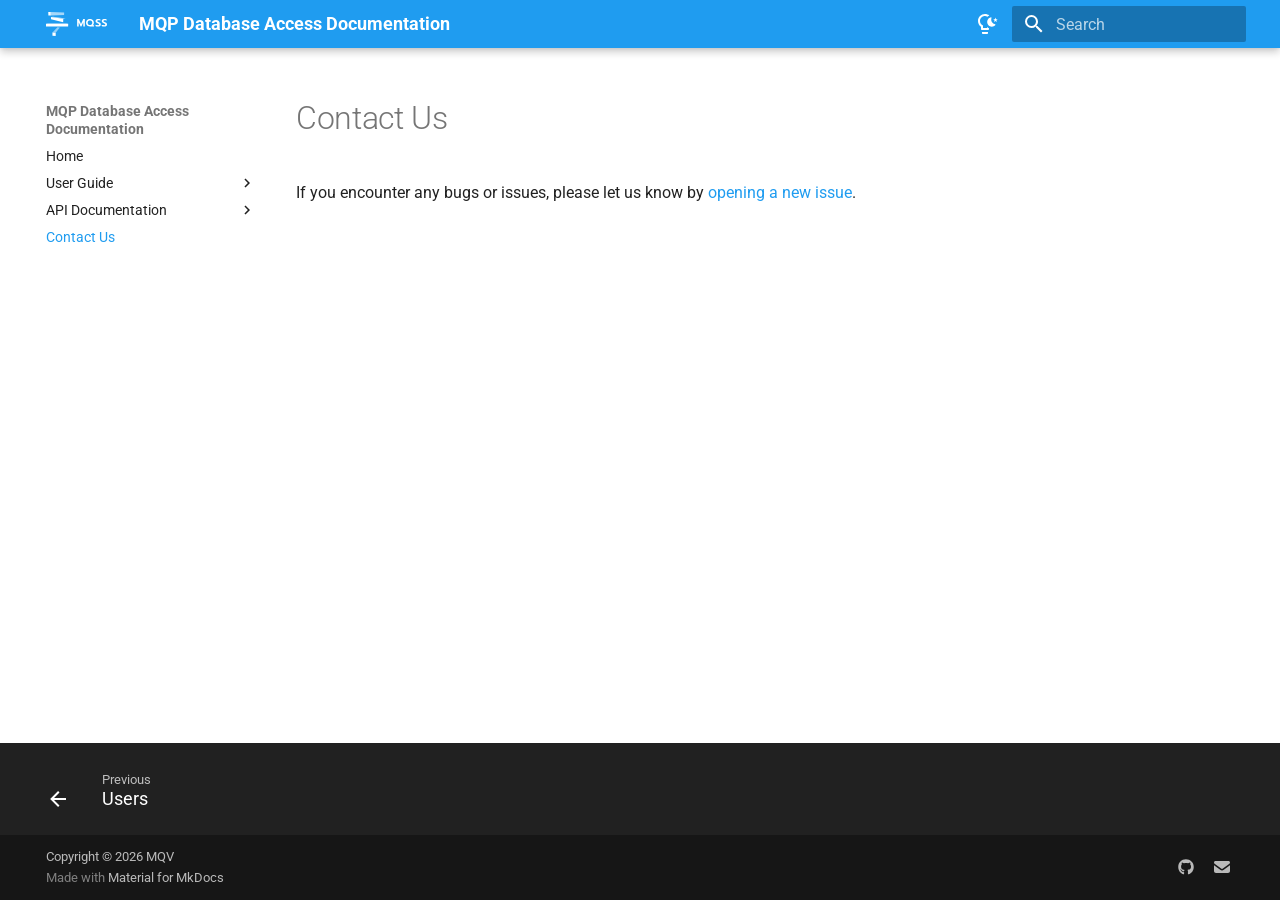
<file: contact/index.html>
<!doctype html>
<html lang="en" class="no-js">
  <head>
    
      <meta charset="utf-8">
      <meta name="viewport" content="width=device-width,initial-scale=1">
      
      
      
      
        <link rel="prev" href="../api/users/">
      
      
      
        
      
      
      <link rel="icon" href="../assets/images/favicon.png">
      <meta name="generator" content="mkdocs-1.6.1, mkdocs-material-9.7.6">
    
    
      
        <title>Contact Us - MQP Database Access Documentation</title>
      
    
    
      <link rel="stylesheet" href="../assets/stylesheets/main.484c7ddc.min.css">
      
        
        <link rel="stylesheet" href="../assets/stylesheets/palette.ab4e12ef.min.css">
      
      


    
    
      
    
    
      
        
        
        <link rel="preconnect" href="https://fonts.gstatic.com" crossorigin>
        <link rel="stylesheet" href="https://fonts.googleapis.com/css?family=Roboto:300,300i,400,400i,700,700i%7CRoboto+Mono:400,400i,700,700i&display=fallback">
        <style>:root{--md-text-font:"Roboto";--md-code-font:"Roboto Mono"}</style>
      
    
    
      <link rel="stylesheet" href="../assets/_mkdocstrings.css">
    
      <link rel="stylesheet" href="../css/extra.css">
    
    <script>__md_scope=new URL("..",location),__md_hash=e=>[...e].reduce(((e,_)=>(e<<5)-e+_.charCodeAt(0)),0),__md_get=(e,_=localStorage,t=__md_scope)=>JSON.parse(_.getItem(t.pathname+"."+e)),__md_set=(e,_,t=localStorage,a=__md_scope)=>{try{t.setItem(a.pathname+"."+e,JSON.stringify(_))}catch(e){}}</script>
    
      

    
    
  </head>
  
  
    
    
      
    
    
    
    
    <body dir="ltr" data-md-color-scheme="default" data-md-color-primary="custom" data-md-color-accent="deep-purple">
  
    
    <input class="md-toggle" data-md-toggle="drawer" type="checkbox" id="__drawer" autocomplete="off">
    <input class="md-toggle" data-md-toggle="search" type="checkbox" id="__search" autocomplete="off">
    <label class="md-overlay" for="__drawer"></label>
    <div data-md-component="skip">
      
        
        <a href="#contact-us" class="md-skip">
          Skip to content
        </a>
      
    </div>
    <div data-md-component="announce">
      
    </div>
    
    
      

  

<header class="md-header md-header--shadow" data-md-component="header">
  <nav class="md-header__inner md-grid" aria-label="Header">
    <a href=".." title="MQP Database Access Documentation" class="md-header__button md-logo" aria-label="MQP Database Access Documentation" data-md-component="logo">
      
  <img src="../img/mqss_logo_white.svg" alt="logo">

    </a>
    <label class="md-header__button md-icon" for="__drawer">
      
      <svg xmlns="http://www.w3.org/2000/svg" viewBox="0 0 24 24"><path d="M3 6h18v2H3zm0 5h18v2H3zm0 5h18v2H3z"/></svg>
    </label>
    <div class="md-header__title" data-md-component="header-title">
      <div class="md-header__ellipsis">
        <div class="md-header__topic">
          <span class="md-ellipsis">
            MQP Database Access Documentation
          </span>
        </div>
        <div class="md-header__topic" data-md-component="header-topic">
          <span class="md-ellipsis">
            
              Contact Us
            
          </span>
        </div>
      </div>
    </div>
    
      
        <form class="md-header__option" data-md-component="palette">
  
    
    
    
    <input class="md-option" data-md-color-media="" data-md-color-scheme="default" data-md-color-primary="custom" data-md-color-accent="deep-purple"  aria-label="Light mode"  type="radio" name="__palette" id="__palette_0">
    
      <label class="md-header__button md-icon" title="Light mode" for="__palette_1" hidden>
        <svg xmlns="http://www.w3.org/2000/svg" viewBox="0 0 24 24"><path d="M6 20h6v1c0 .55-.45 1-1 1H7c-.55 0-1-.45-1-1zm5-5.11V16H7v-2.42C5.23 12.81 4 11.05 4 9c0-2.76 2.24-5 5-5 .9 0 1.73.26 2.46.67.54-.47 1.2-.86 1.89-1.17C12.16 2.57 10.65 2 9 2 5.13 2 2 5.13 2 9c0 2.38 1.19 4.47 3 5.74V17c0 .55.45 1 1 1h6c.55 0 1-.45 1-1v-.68c-.75-.36-1.43-.82-2-1.43m9.92-4.95-.5-1.64 1.3-1.08-1.68-.04-.63-1.58-.56 1.61-1.68.11 1.33 1.03-.4 1.65 1.4-.97zm-1.8 2.31a4.62 4.62 0 0 1-3.27-2.28c-.73-1.26-.8-2.72-.35-4 .14-.34-.16-.68-.5-.63-3.44.66-5 4.79-2.78 7.61 1.81 2.24 5.28 2.32 7.17.05.23-.26.08-.7-.27-.75"/></svg>
      </label>
    
  
    
    
    
    <input class="md-option" data-md-color-media="" data-md-color-scheme="slate" data-md-color-primary="indigo" data-md-color-accent="deep-orange"  aria-label="Dark mode"  type="radio" name="__palette" id="__palette_1">
    
      <label class="md-header__button md-icon" title="Dark mode" for="__palette_0" hidden>
        <svg xmlns="http://www.w3.org/2000/svg" viewBox="0 0 24 24"><path d="M20 11h3v2h-3zM1 11h3v2H1zM13 1v3h-2V1zM4.92 3.5l2.13 2.14-1.42 1.41L3.5 4.93zm12.03 2.13 2.12-2.13 1.43 1.43-2.13 2.12zM12 6a6 6 0 0 1 6 6c0 2.22-1.21 4.16-3 5.2V19a1 1 0 0 1-1 1h-4a1 1 0 0 1-1-1v-1.8c-1.79-1.04-3-2.98-3-5.2a6 6 0 0 1 6-6m2 15v1a1 1 0 0 1-1 1h-2a1 1 0 0 1-1-1v-1zm-3-3h2v-2.13c1.73-.44 3-2.01 3-3.87a4 4 0 0 0-4-4 4 4 0 0 0-4 4c0 1.86 1.27 3.43 3 3.87z"/></svg>
      </label>
    
  
</form>
      
    
    
      <script>var palette=__md_get("__palette");if(palette&&palette.color){if("(prefers-color-scheme)"===palette.color.media){var media=matchMedia("(prefers-color-scheme: light)"),input=document.querySelector(media.matches?"[data-md-color-media='(prefers-color-scheme: light)']":"[data-md-color-media='(prefers-color-scheme: dark)']");palette.color.media=input.getAttribute("data-md-color-media"),palette.color.scheme=input.getAttribute("data-md-color-scheme"),palette.color.primary=input.getAttribute("data-md-color-primary"),palette.color.accent=input.getAttribute("data-md-color-accent")}for(var[key,value]of Object.entries(palette.color))document.body.setAttribute("data-md-color-"+key,value)}</script>
    
    
    
      
      
        <label class="md-header__button md-icon" for="__search">
          
          <svg xmlns="http://www.w3.org/2000/svg" viewBox="0 0 24 24"><path d="M9.5 3A6.5 6.5 0 0 1 16 9.5c0 1.61-.59 3.09-1.56 4.23l.27.27h.79l5 5-1.5 1.5-5-5v-.79l-.27-.27A6.52 6.52 0 0 1 9.5 16 6.5 6.5 0 0 1 3 9.5 6.5 6.5 0 0 1 9.5 3m0 2C7 5 5 7 5 9.5S7 14 9.5 14 14 12 14 9.5 12 5 9.5 5"/></svg>
        </label>
        <div class="md-search" data-md-component="search" role="dialog">
  <label class="md-search__overlay" for="__search"></label>
  <div class="md-search__inner" role="search">
    <form class="md-search__form" name="search">
      <input type="text" class="md-search__input" name="query" aria-label="Search" placeholder="Search" autocapitalize="off" autocorrect="off" autocomplete="off" spellcheck="false" data-md-component="search-query" required>
      <label class="md-search__icon md-icon" for="__search">
        
        <svg xmlns="http://www.w3.org/2000/svg" viewBox="0 0 24 24"><path d="M9.5 3A6.5 6.5 0 0 1 16 9.5c0 1.61-.59 3.09-1.56 4.23l.27.27h.79l5 5-1.5 1.5-5-5v-.79l-.27-.27A6.52 6.52 0 0 1 9.5 16 6.5 6.5 0 0 1 3 9.5 6.5 6.5 0 0 1 9.5 3m0 2C7 5 5 7 5 9.5S7 14 9.5 14 14 12 14 9.5 12 5 9.5 5"/></svg>
        
        <svg xmlns="http://www.w3.org/2000/svg" viewBox="0 0 24 24"><path d="M20 11v2H8l5.5 5.5-1.42 1.42L4.16 12l7.92-7.92L13.5 5.5 8 11z"/></svg>
      </label>
      <nav class="md-search__options" aria-label="Search">
        
        <button type="reset" class="md-search__icon md-icon" title="Clear" aria-label="Clear" tabindex="-1">
          
          <svg xmlns="http://www.w3.org/2000/svg" viewBox="0 0 24 24"><path d="M19 6.41 17.59 5 12 10.59 6.41 5 5 6.41 10.59 12 5 17.59 6.41 19 12 13.41 17.59 19 19 17.59 13.41 12z"/></svg>
        </button>
      </nav>
      
    </form>
    <div class="md-search__output">
      <div class="md-search__scrollwrap" tabindex="0" data-md-scrollfix>
        <div class="md-search-result" data-md-component="search-result">
          <div class="md-search-result__meta">
            Initializing search
          </div>
          <ol class="md-search-result__list" role="presentation"></ol>
        </div>
      </div>
    </div>
  </div>
</div>
      
    
    
  </nav>
  
</header>
    
    <div class="md-container" data-md-component="container">
      
      
        
          
        
      
      <main class="md-main" data-md-component="main">
        <div class="md-main__inner md-grid">
          
            
              
              <div class="md-sidebar md-sidebar--primary" data-md-component="sidebar" data-md-type="navigation" >
                <div class="md-sidebar__scrollwrap">
                  <div class="md-sidebar__inner">
                    



<nav class="md-nav md-nav--primary" aria-label="Navigation" data-md-level="0">
  <label class="md-nav__title" for="__drawer">
    <a href=".." title="MQP Database Access Documentation" class="md-nav__button md-logo" aria-label="MQP Database Access Documentation" data-md-component="logo">
      
  <img src="../img/mqss_logo_white.svg" alt="logo">

    </a>
    MQP Database Access Documentation
  </label>
  
  <ul class="md-nav__list" data-md-scrollfix>
    
      
      
  
  
  
  
    <li class="md-nav__item">
      <a href=".." class="md-nav__link">
        
  
  
  <span class="md-ellipsis">
    
  
    Home
  

    
  </span>
  
  

      </a>
    </li>
  

    
      
      
  
  
  
  
    
    
    
    
    
    <li class="md-nav__item md-nav__item--nested">
      
        
        
        <input class="md-nav__toggle md-toggle " type="checkbox" id="__nav_2" >
        
          
          <label class="md-nav__link" for="__nav_2" id="__nav_2_label" tabindex="0">
            
  
  
  <span class="md-ellipsis">
    
  
    User Guide
  

    
  </span>
  
  

            <span class="md-nav__icon md-icon"></span>
          </label>
        
        <nav class="md-nav" data-md-level="1" aria-labelledby="__nav_2_label" aria-expanded="false">
          <label class="md-nav__title" for="__nav_2">
            <span class="md-nav__icon md-icon"></span>
            
  
    User Guide
  

          </label>
          <ul class="md-nav__list" data-md-scrollfix>
            
              
                
  
  
  
  
    <li class="md-nav__item">
      <a href="../user_guide/getting_started/" class="md-nav__link">
        
  
  
  <span class="md-ellipsis">
    
  
    Getting Started
  

    
  </span>
  
  

      </a>
    </li>
  

              
            
              
                
  
  
  
  
    <li class="md-nav__item">
      <a href="../user_guide/development_guide/" class="md-nav__link">
        
  
  
  <span class="md-ellipsis">
    
  
    Development Guide
  

    
  </span>
  
  

      </a>
    </li>
  

              
            
          </ul>
        </nav>
      
    </li>
  

    
      
      
  
  
  
  
    
    
    
    
    
    <li class="md-nav__item md-nav__item--nested">
      
        
        
        <input class="md-nav__toggle md-toggle " type="checkbox" id="__nav_3" >
        
          
          <label class="md-nav__link" for="__nav_3" id="__nav_3_label" tabindex="0">
            
  
  
  <span class="md-ellipsis">
    
  
    API Documentation
  

    
  </span>
  
  

            <span class="md-nav__icon md-icon"></span>
          </label>
        
        <nav class="md-nav" data-md-level="1" aria-labelledby="__nav_3_label" aria-expanded="false">
          <label class="md-nav__title" for="__nav_3">
            <span class="md-nav__icon md-icon"></span>
            
  
    API Documentation
  

          </label>
          <ul class="md-nav__list" data-md-scrollfix>
            
              
                
  
  
  
  
    <li class="md-nav__item">
      <a href="../api/budgets/" class="md-nav__link">
        
  
  
  <span class="md-ellipsis">
    
  
    Budgets
  

    
  </span>
  
  

      </a>
    </li>
  

              
            
              
                
  
  
  
  
    <li class="md-nav__item">
      <a href="../api/feedback/" class="md-nav__link">
        
  
  
  <span class="md-ellipsis">
    
  
    Feedback
  

    
  </span>
  
  

      </a>
    </li>
  

              
            
              
                
  
  
  
  
    <li class="md-nav__item">
      <a href="../api/jobs/" class="md-nav__link">
        
  
  
  <span class="md-ellipsis">
    
  
    Jobs
  

    
  </span>
  
  

      </a>
    </li>
  

              
            
              
                
  
  
  
  
    <li class="md-nav__item">
      <a href="../api/resources/" class="md-nav__link">
        
  
  
  <span class="md-ellipsis">
    
  
    Resources
  

    
  </span>
  
  

      </a>
    </li>
  

              
            
              
                
  
  
  
  
    <li class="md-nav__item">
      <a href="../api/status/" class="md-nav__link">
        
  
  
  <span class="md-ellipsis">
    
  
    Status
  

    
  </span>
  
  

      </a>
    </li>
  

              
            
              
                
  
  
  
  
    <li class="md-nav__item">
      <a href="../api/timeslots/" class="md-nav__link">
        
  
  
  <span class="md-ellipsis">
    
  
    Timeslots
  

    
  </span>
  
  

      </a>
    </li>
  

              
            
              
                
  
  
  
  
    <li class="md-nav__item">
      <a href="../api/tokens/" class="md-nav__link">
        
  
  
  <span class="md-ellipsis">
    
  
    Tokens
  

    
  </span>
  
  

      </a>
    </li>
  

              
            
              
                
  
  
  
  
    <li class="md-nav__item">
      <a href="../api/users/" class="md-nav__link">
        
  
  
  <span class="md-ellipsis">
    
  
    Users
  

    
  </span>
  
  

      </a>
    </li>
  

              
            
          </ul>
        </nav>
      
    </li>
  

    
      
      
  
  
    
  
  
  
    <li class="md-nav__item md-nav__item--active">
      
      <input class="md-nav__toggle md-toggle" type="checkbox" id="__toc">
      
      
        
      
      
      <a href="./" class="md-nav__link md-nav__link--active">
        
  
  
  <span class="md-ellipsis">
    
  
    Contact Us
  

    
  </span>
  
  

      </a>
      
    </li>
  

    
  </ul>
</nav>
                  </div>
                </div>
              </div>
            
            
              
              <div class="md-sidebar md-sidebar--secondary" data-md-component="sidebar" data-md-type="toc" >
                <div class="md-sidebar__scrollwrap">
                  <div class="md-sidebar__inner">
                    

<nav class="md-nav md-nav--secondary" aria-label="Table of contents">
  
  
  
    
  
  
</nav>
                  </div>
                </div>
              </div>
            
          
          
            <div class="md-content" data-md-component="content">
              
              <article class="md-content__inner md-typeset">
                
                  



<h1 id="contact-us">Contact Us<a class="headerlink" href="#contact-us" title="Permanent link">&para;</a></h1>
<p>If you encounter any bugs or issues, please let us know by <a href="https://github.com/Munich-Quantum-Software-Stack/MQP-Database-Access/issues/new">opening a new issue</a>.</p>












                
              </article>
            </div>
          
          
<script>var target=document.getElementById(location.hash.slice(1));target&&target.name&&(target.checked=target.name.startsWith("__tabbed_"))</script>
        </div>
        
      </main>
      
        <footer class="md-footer">
  
    
      
      <nav class="md-footer__inner md-grid" aria-label="Footer" >
        
          
          <a href="../api/users/" class="md-footer__link md-footer__link--prev" aria-label="Previous: Users">
            <div class="md-footer__button md-icon">
              
              <svg xmlns="http://www.w3.org/2000/svg" viewBox="0 0 24 24"><path d="M20 11v2H8l5.5 5.5-1.42 1.42L4.16 12l7.92-7.92L13.5 5.5 8 11z"/></svg>
            </div>
            <div class="md-footer__title">
              <span class="md-footer__direction">
                Previous
              </span>
              <div class="md-ellipsis">
                Users
              </div>
            </div>
          </a>
        
        
      </nav>
    
  
  <div class="md-footer-meta md-typeset">
    <div class="md-footer-meta__inner md-grid">
      <div class="md-copyright">
  
    <div class="md-copyright__highlight">
      Copyright &copy; 2026 MQV
    </div>
  
  
    Made with
    <a href="https://squidfunk.github.io/mkdocs-material/" target="_blank" rel="noopener">
      Material for MkDocs
    </a>
  
</div>
      
        
<div class="md-social">
  
    
    
    
    
      
      
    
    <a href="https://github.com/Munich-Quantum-Software-Stack/MQP-Database-Access" target="_blank" rel="noopener" title="github.com" class="md-social__link">
      <svg xmlns="http://www.w3.org/2000/svg" viewBox="0 0 512 512"><!--! Font Awesome Free 7.1.0 by @fontawesome - https://fontawesome.com License - https://fontawesome.com/license/free (Icons: CC BY 4.0, Fonts: SIL OFL 1.1, Code: MIT License) Copyright 2025 Fonticons, Inc.--><path d="M173.9 397.4c0 2-2.3 3.6-5.2 3.6-3.3.3-5.6-1.3-5.6-3.6 0-2 2.3-3.6 5.2-3.6 3-.3 5.6 1.3 5.6 3.6m-31.1-4.5c-.7 2 1.3 4.3 4.3 4.9 2.6 1 5.6 0 6.2-2s-1.3-4.3-4.3-5.2c-2.6-.7-5.5.3-6.2 2.3m44.2-1.7c-2.9.7-4.9 2.6-4.6 4.9.3 2 2.9 3.3 5.9 2.6 2.9-.7 4.9-2.6 4.6-4.6-.3-1.9-3-3.2-5.9-2.9M252.8 8C114.1 8 8 113.3 8 252c0 110.9 69.8 205.8 169.5 239.2 12.8 2.3 17.3-5.6 17.3-12.1 0-6.2-.3-40.4-.3-61.4 0 0-70 15-84.7-29.8 0 0-11.4-29.1-27.8-36.6 0 0-22.9-15.7 1.6-15.4 0 0 24.9 2 38.6 25.8 21.9 38.6 58.6 27.5 72.9 20.9 2.3-16 8.8-27.1 16-33.7-55.9-6.2-112.3-14.3-112.3-110.5 0-27.5 7.6-41.3 23.6-58.9-2.6-6.5-11.1-33.3 2.6-67.9 20.9-6.5 69 27 69 27 20-5.6 41.5-8.5 62.8-8.5s42.8 2.9 62.8 8.5c0 0 48.1-33.6 69-27 13.7 34.7 5.2 61.4 2.6 67.9 16 17.7 25.8 31.5 25.8 58.9 0 96.5-58.9 104.2-114.8 110.5 9.2 7.9 17 22.9 17 46.4 0 33.7-.3 75.4-.3 83.6 0 6.5 4.6 14.4 17.3 12.1C436.2 457.8 504 362.9 504 252 504 113.3 391.5 8 252.8 8M105.2 352.9c-1.3 1-1 3.3.7 5.2 1.6 1.6 3.9 2.3 5.2 1 1.3-1 1-3.3-.7-5.2-1.6-1.6-3.9-2.3-5.2-1m-10.8-8.1c-.7 1.3.3 2.9 2.3 3.9 1.6 1 3.6.7 4.3-.7.7-1.3-.3-2.9-2.3-3.9-2-.6-3.6-.3-4.3.7m32.4 35.6c-1.6 1.3-1 4.3 1.3 6.2 2.3 2.3 5.2 2.6 6.5 1 1.3-1.3.7-4.3-1.3-6.2-2.2-2.3-5.2-2.6-6.5-1m-11.4-14.7c-1.6 1-1.6 3.6 0 5.9s4.3 3.3 5.6 2.3c1.6-1.3 1.6-3.9 0-6.2-1.4-2.3-4-3.3-5.6-2"/></svg>
    </a>
  
    
    
    
    
    <a href="mailto:quantum@lrz.de" target="_blank" rel="noopener" title="" class="md-social__link">
      <svg xmlns="http://www.w3.org/2000/svg" viewBox="0 0 512 512"><!--! Font Awesome Free 7.1.0 by @fontawesome - https://fontawesome.com License - https://fontawesome.com/license/free (Icons: CC BY 4.0, Fonts: SIL OFL 1.1, Code: MIT License) Copyright 2025 Fonticons, Inc.--><path d="M48 64C21.5 64 0 85.5 0 112c0 15.1 7.1 29.3 19.2 38.4l208 156a48 48 0 0 0 57.6 0l208-156c12.1-9.1 19.2-23.3 19.2-38.4 0-26.5-21.5-48-48-48zM0 196v188c0 35.3 28.7 64 64 64h384c35.3 0 64-28.7 64-64V196L313.6 344.8c-34.1 25.6-81.1 25.6-115.2 0z"/></svg>
    </a>
  
</div>
      
    </div>
  </div>
</footer>
      
    </div>
    <div class="md-dialog" data-md-component="dialog">
      <div class="md-dialog__inner md-typeset"></div>
    </div>
    
    
    
      
      
      <script id="__config" type="application/json">{"annotate": null, "base": "..", "features": ["content.code.copy", "navigation.instant", "navigation.footer"], "search": "../assets/javascripts/workers/search.2c215733.min.js", "tags": null, "translations": {"clipboard.copied": "Copied to clipboard", "clipboard.copy": "Copy to clipboard", "search.result.more.one": "1 more on this page", "search.result.more.other": "# more on this page", "search.result.none": "No matching documents", "search.result.one": "1 matching document", "search.result.other": "# matching documents", "search.result.placeholder": "Type to start searching", "search.result.term.missing": "Missing", "select.version": "Select version"}, "version": null}</script>
    
    
      <script src="../assets/javascripts/bundle.79ae519e.min.js"></script>
      
    
  </body>
</html>
</file>
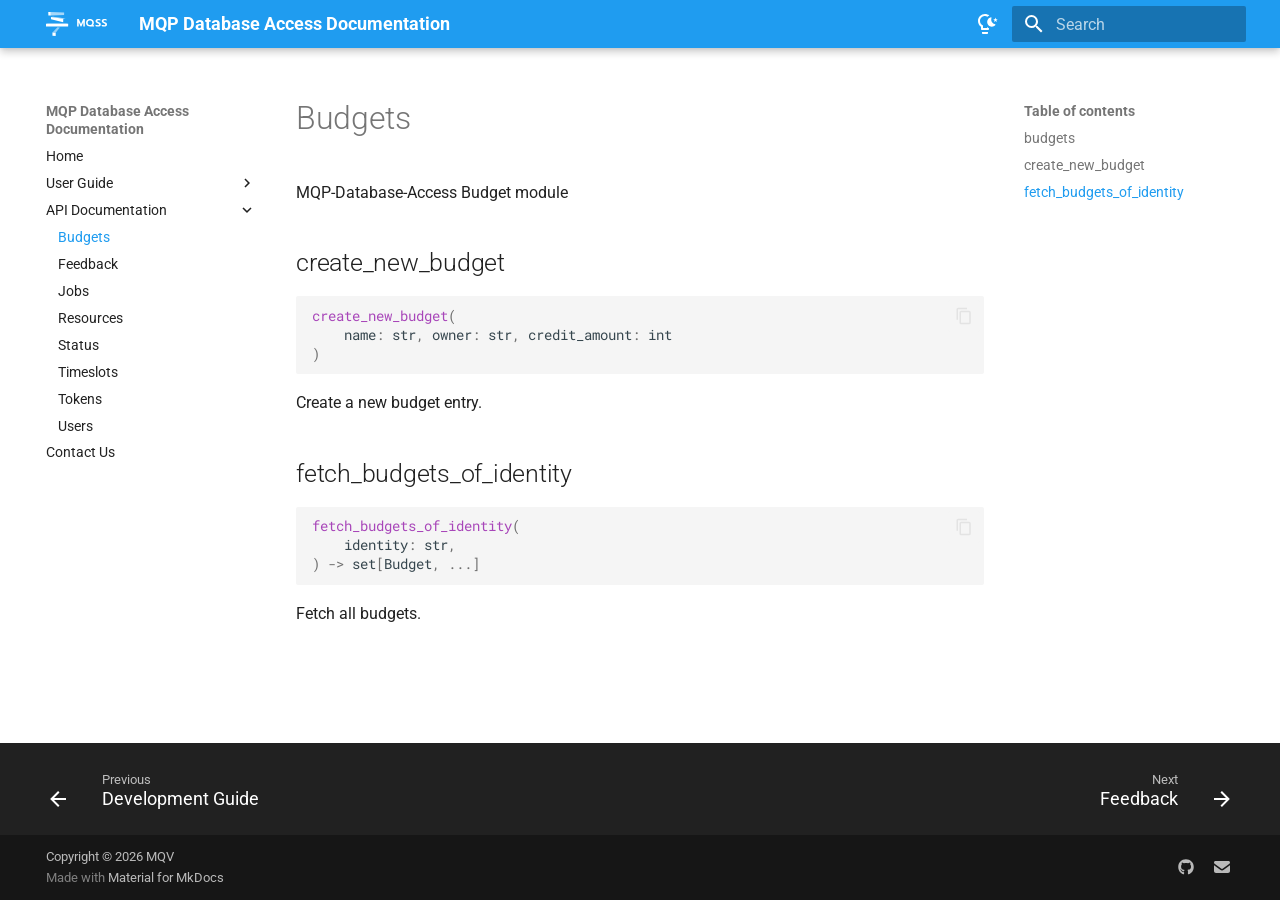
<file: api/budgets/index.html>
<!doctype html>
<html lang="en" class="no-js">
  <head>
    
      <meta charset="utf-8">
      <meta name="viewport" content="width=device-width,initial-scale=1">
      
      
      
      
        <link rel="prev" href="../../user_guide/development_guide/">
      
      
        <link rel="next" href="../feedback/">
      
      
        
      
      
      <link rel="icon" href="../../assets/images/favicon.png">
      <meta name="generator" content="mkdocs-1.6.1, mkdocs-material-9.7.6">
    
    
      
        <title>Budgets - MQP Database Access Documentation</title>
      
    
    
      <link rel="stylesheet" href="../../assets/stylesheets/main.484c7ddc.min.css">
      
        
        <link rel="stylesheet" href="../../assets/stylesheets/palette.ab4e12ef.min.css">
      
      


    
    
      
    
    
      
        
        
        <link rel="preconnect" href="https://fonts.gstatic.com" crossorigin>
        <link rel="stylesheet" href="https://fonts.googleapis.com/css?family=Roboto:300,300i,400,400i,700,700i%7CRoboto+Mono:400,400i,700,700i&display=fallback">
        <style>:root{--md-text-font:"Roboto";--md-code-font:"Roboto Mono"}</style>
      
    
    
      <link rel="stylesheet" href="../../assets/_mkdocstrings.css">
    
      <link rel="stylesheet" href="../../css/extra.css">
    
    <script>__md_scope=new URL("../..",location),__md_hash=e=>[...e].reduce(((e,_)=>(e<<5)-e+_.charCodeAt(0)),0),__md_get=(e,_=localStorage,t=__md_scope)=>JSON.parse(_.getItem(t.pathname+"."+e)),__md_set=(e,_,t=localStorage,a=__md_scope)=>{try{t.setItem(a.pathname+"."+e,JSON.stringify(_))}catch(e){}}</script>
    
      

    
    
  </head>
  
  
    
    
      
    
    
    
    
    <body dir="ltr" data-md-color-scheme="default" data-md-color-primary="custom" data-md-color-accent="deep-purple">
  
    
    <input class="md-toggle" data-md-toggle="drawer" type="checkbox" id="__drawer" autocomplete="off">
    <input class="md-toggle" data-md-toggle="search" type="checkbox" id="__search" autocomplete="off">
    <label class="md-overlay" for="__drawer"></label>
    <div data-md-component="skip">
      
        
        <a href="#budgets" class="md-skip">
          Skip to content
        </a>
      
    </div>
    <div data-md-component="announce">
      
    </div>
    
    
      

  

<header class="md-header md-header--shadow" data-md-component="header">
  <nav class="md-header__inner md-grid" aria-label="Header">
    <a href="../.." title="MQP Database Access Documentation" class="md-header__button md-logo" aria-label="MQP Database Access Documentation" data-md-component="logo">
      
  <img src="../../img/mqss_logo_white.svg" alt="logo">

    </a>
    <label class="md-header__button md-icon" for="__drawer">
      
      <svg xmlns="http://www.w3.org/2000/svg" viewBox="0 0 24 24"><path d="M3 6h18v2H3zm0 5h18v2H3zm0 5h18v2H3z"/></svg>
    </label>
    <div class="md-header__title" data-md-component="header-title">
      <div class="md-header__ellipsis">
        <div class="md-header__topic">
          <span class="md-ellipsis">
            MQP Database Access Documentation
          </span>
        </div>
        <div class="md-header__topic" data-md-component="header-topic">
          <span class="md-ellipsis">
            
              Budgets
            
          </span>
        </div>
      </div>
    </div>
    
      
        <form class="md-header__option" data-md-component="palette">
  
    
    
    
    <input class="md-option" data-md-color-media="" data-md-color-scheme="default" data-md-color-primary="custom" data-md-color-accent="deep-purple"  aria-label="Light mode"  type="radio" name="__palette" id="__palette_0">
    
      <label class="md-header__button md-icon" title="Light mode" for="__palette_1" hidden>
        <svg xmlns="http://www.w3.org/2000/svg" viewBox="0 0 24 24"><path d="M6 20h6v1c0 .55-.45 1-1 1H7c-.55 0-1-.45-1-1zm5-5.11V16H7v-2.42C5.23 12.81 4 11.05 4 9c0-2.76 2.24-5 5-5 .9 0 1.73.26 2.46.67.54-.47 1.2-.86 1.89-1.17C12.16 2.57 10.65 2 9 2 5.13 2 2 5.13 2 9c0 2.38 1.19 4.47 3 5.74V17c0 .55.45 1 1 1h6c.55 0 1-.45 1-1v-.68c-.75-.36-1.43-.82-2-1.43m9.92-4.95-.5-1.64 1.3-1.08-1.68-.04-.63-1.58-.56 1.61-1.68.11 1.33 1.03-.4 1.65 1.4-.97zm-1.8 2.31a4.62 4.62 0 0 1-3.27-2.28c-.73-1.26-.8-2.72-.35-4 .14-.34-.16-.68-.5-.63-3.44.66-5 4.79-2.78 7.61 1.81 2.24 5.28 2.32 7.17.05.23-.26.08-.7-.27-.75"/></svg>
      </label>
    
  
    
    
    
    <input class="md-option" data-md-color-media="" data-md-color-scheme="slate" data-md-color-primary="indigo" data-md-color-accent="deep-orange"  aria-label="Dark mode"  type="radio" name="__palette" id="__palette_1">
    
      <label class="md-header__button md-icon" title="Dark mode" for="__palette_0" hidden>
        <svg xmlns="http://www.w3.org/2000/svg" viewBox="0 0 24 24"><path d="M20 11h3v2h-3zM1 11h3v2H1zM13 1v3h-2V1zM4.92 3.5l2.13 2.14-1.42 1.41L3.5 4.93zm12.03 2.13 2.12-2.13 1.43 1.43-2.13 2.12zM12 6a6 6 0 0 1 6 6c0 2.22-1.21 4.16-3 5.2V19a1 1 0 0 1-1 1h-4a1 1 0 0 1-1-1v-1.8c-1.79-1.04-3-2.98-3-5.2a6 6 0 0 1 6-6m2 15v1a1 1 0 0 1-1 1h-2a1 1 0 0 1-1-1v-1zm-3-3h2v-2.13c1.73-.44 3-2.01 3-3.87a4 4 0 0 0-4-4 4 4 0 0 0-4 4c0 1.86 1.27 3.43 3 3.87z"/></svg>
      </label>
    
  
</form>
      
    
    
      <script>var palette=__md_get("__palette");if(palette&&palette.color){if("(prefers-color-scheme)"===palette.color.media){var media=matchMedia("(prefers-color-scheme: light)"),input=document.querySelector(media.matches?"[data-md-color-media='(prefers-color-scheme: light)']":"[data-md-color-media='(prefers-color-scheme: dark)']");palette.color.media=input.getAttribute("data-md-color-media"),palette.color.scheme=input.getAttribute("data-md-color-scheme"),palette.color.primary=input.getAttribute("data-md-color-primary"),palette.color.accent=input.getAttribute("data-md-color-accent")}for(var[key,value]of Object.entries(palette.color))document.body.setAttribute("data-md-color-"+key,value)}</script>
    
    
    
      
      
        <label class="md-header__button md-icon" for="__search">
          
          <svg xmlns="http://www.w3.org/2000/svg" viewBox="0 0 24 24"><path d="M9.5 3A6.5 6.5 0 0 1 16 9.5c0 1.61-.59 3.09-1.56 4.23l.27.27h.79l5 5-1.5 1.5-5-5v-.79l-.27-.27A6.52 6.52 0 0 1 9.5 16 6.5 6.5 0 0 1 3 9.5 6.5 6.5 0 0 1 9.5 3m0 2C7 5 5 7 5 9.5S7 14 9.5 14 14 12 14 9.5 12 5 9.5 5"/></svg>
        </label>
        <div class="md-search" data-md-component="search" role="dialog">
  <label class="md-search__overlay" for="__search"></label>
  <div class="md-search__inner" role="search">
    <form class="md-search__form" name="search">
      <input type="text" class="md-search__input" name="query" aria-label="Search" placeholder="Search" autocapitalize="off" autocorrect="off" autocomplete="off" spellcheck="false" data-md-component="search-query" required>
      <label class="md-search__icon md-icon" for="__search">
        
        <svg xmlns="http://www.w3.org/2000/svg" viewBox="0 0 24 24"><path d="M9.5 3A6.5 6.5 0 0 1 16 9.5c0 1.61-.59 3.09-1.56 4.23l.27.27h.79l5 5-1.5 1.5-5-5v-.79l-.27-.27A6.52 6.52 0 0 1 9.5 16 6.5 6.5 0 0 1 3 9.5 6.5 6.5 0 0 1 9.5 3m0 2C7 5 5 7 5 9.5S7 14 9.5 14 14 12 14 9.5 12 5 9.5 5"/></svg>
        
        <svg xmlns="http://www.w3.org/2000/svg" viewBox="0 0 24 24"><path d="M20 11v2H8l5.5 5.5-1.42 1.42L4.16 12l7.92-7.92L13.5 5.5 8 11z"/></svg>
      </label>
      <nav class="md-search__options" aria-label="Search">
        
        <button type="reset" class="md-search__icon md-icon" title="Clear" aria-label="Clear" tabindex="-1">
          
          <svg xmlns="http://www.w3.org/2000/svg" viewBox="0 0 24 24"><path d="M19 6.41 17.59 5 12 10.59 6.41 5 5 6.41 10.59 12 5 17.59 6.41 19 12 13.41 17.59 19 19 17.59 13.41 12z"/></svg>
        </button>
      </nav>
      
    </form>
    <div class="md-search__output">
      <div class="md-search__scrollwrap" tabindex="0" data-md-scrollfix>
        <div class="md-search-result" data-md-component="search-result">
          <div class="md-search-result__meta">
            Initializing search
          </div>
          <ol class="md-search-result__list" role="presentation"></ol>
        </div>
      </div>
    </div>
  </div>
</div>
      
    
    
  </nav>
  
</header>
    
    <div class="md-container" data-md-component="container">
      
      
        
          
        
      
      <main class="md-main" data-md-component="main">
        <div class="md-main__inner md-grid">
          
            
              
              <div class="md-sidebar md-sidebar--primary" data-md-component="sidebar" data-md-type="navigation" >
                <div class="md-sidebar__scrollwrap">
                  <div class="md-sidebar__inner">
                    



<nav class="md-nav md-nav--primary" aria-label="Navigation" data-md-level="0">
  <label class="md-nav__title" for="__drawer">
    <a href="../.." title="MQP Database Access Documentation" class="md-nav__button md-logo" aria-label="MQP Database Access Documentation" data-md-component="logo">
      
  <img src="../../img/mqss_logo_white.svg" alt="logo">

    </a>
    MQP Database Access Documentation
  </label>
  
  <ul class="md-nav__list" data-md-scrollfix>
    
      
      
  
  
  
  
    <li class="md-nav__item">
      <a href="../.." class="md-nav__link">
        
  
  
  <span class="md-ellipsis">
    
  
    Home
  

    
  </span>
  
  

      </a>
    </li>
  

    
      
      
  
  
  
  
    
    
    
    
    
    <li class="md-nav__item md-nav__item--nested">
      
        
        
        <input class="md-nav__toggle md-toggle " type="checkbox" id="__nav_2" >
        
          
          <label class="md-nav__link" for="__nav_2" id="__nav_2_label" tabindex="0">
            
  
  
  <span class="md-ellipsis">
    
  
    User Guide
  

    
  </span>
  
  

            <span class="md-nav__icon md-icon"></span>
          </label>
        
        <nav class="md-nav" data-md-level="1" aria-labelledby="__nav_2_label" aria-expanded="false">
          <label class="md-nav__title" for="__nav_2">
            <span class="md-nav__icon md-icon"></span>
            
  
    User Guide
  

          </label>
          <ul class="md-nav__list" data-md-scrollfix>
            
              
                
  
  
  
  
    <li class="md-nav__item">
      <a href="../../user_guide/getting_started/" class="md-nav__link">
        
  
  
  <span class="md-ellipsis">
    
  
    Getting Started
  

    
  </span>
  
  

      </a>
    </li>
  

              
            
              
                
  
  
  
  
    <li class="md-nav__item">
      <a href="../../user_guide/development_guide/" class="md-nav__link">
        
  
  
  <span class="md-ellipsis">
    
  
    Development Guide
  

    
  </span>
  
  

      </a>
    </li>
  

              
            
          </ul>
        </nav>
      
    </li>
  

    
      
      
  
  
    
  
  
  
    
    
    
    
    
    <li class="md-nav__item md-nav__item--active md-nav__item--nested">
      
        
        
        <input class="md-nav__toggle md-toggle " type="checkbox" id="__nav_3" checked>
        
          
          <label class="md-nav__link" for="__nav_3" id="__nav_3_label" tabindex="0">
            
  
  
  <span class="md-ellipsis">
    
  
    API Documentation
  

    
  </span>
  
  

            <span class="md-nav__icon md-icon"></span>
          </label>
        
        <nav class="md-nav" data-md-level="1" aria-labelledby="__nav_3_label" aria-expanded="true">
          <label class="md-nav__title" for="__nav_3">
            <span class="md-nav__icon md-icon"></span>
            
  
    API Documentation
  

          </label>
          <ul class="md-nav__list" data-md-scrollfix>
            
              
                
  
  
    
  
  
  
    <li class="md-nav__item md-nav__item--active">
      
      <input class="md-nav__toggle md-toggle" type="checkbox" id="__toc">
      
      
        
      
      
        <label class="md-nav__link md-nav__link--active" for="__toc">
          
  
  
  <span class="md-ellipsis">
    
  
    Budgets
  

    
  </span>
  
  

          <span class="md-nav__icon md-icon"></span>
        </label>
      
      <a href="./" class="md-nav__link md-nav__link--active">
        
  
  
  <span class="md-ellipsis">
    
  
    Budgets
  

    
  </span>
  
  

      </a>
      
        

<nav class="md-nav md-nav--secondary" aria-label="Table of contents">
  
  
  
    
  
  
    <label class="md-nav__title" for="__toc">
      <span class="md-nav__icon md-icon"></span>
      Table of contents
    </label>
    <ul class="md-nav__list" data-md-component="toc" data-md-scrollfix>
      
        <li class="md-nav__item">
  <a href="#bqp_database_access.budgets" class="md-nav__link">
    <span class="md-ellipsis">
      
        budgets
      
    </span>
  </a>
  
</li>
      
        <li class="md-nav__item">
  <a href="#bqp_database_access.budgets.create_new_budget" class="md-nav__link">
    <span class="md-ellipsis">
      
        create_new_budget
      
    </span>
  </a>
  
</li>
      
        <li class="md-nav__item">
  <a href="#bqp_database_access.budgets.fetch_budgets_of_identity" class="md-nav__link">
    <span class="md-ellipsis">
      
        fetch_budgets_of_identity
      
    </span>
  </a>
  
</li>
      
    </ul>
  
</nav>
      
    </li>
  

              
            
              
                
  
  
  
  
    <li class="md-nav__item">
      <a href="../feedback/" class="md-nav__link">
        
  
  
  <span class="md-ellipsis">
    
  
    Feedback
  

    
  </span>
  
  

      </a>
    </li>
  

              
            
              
                
  
  
  
  
    <li class="md-nav__item">
      <a href="../jobs/" class="md-nav__link">
        
  
  
  <span class="md-ellipsis">
    
  
    Jobs
  

    
  </span>
  
  

      </a>
    </li>
  

              
            
              
                
  
  
  
  
    <li class="md-nav__item">
      <a href="../resources/" class="md-nav__link">
        
  
  
  <span class="md-ellipsis">
    
  
    Resources
  

    
  </span>
  
  

      </a>
    </li>
  

              
            
              
                
  
  
  
  
    <li class="md-nav__item">
      <a href="../status/" class="md-nav__link">
        
  
  
  <span class="md-ellipsis">
    
  
    Status
  

    
  </span>
  
  

      </a>
    </li>
  

              
            
              
                
  
  
  
  
    <li class="md-nav__item">
      <a href="../timeslots/" class="md-nav__link">
        
  
  
  <span class="md-ellipsis">
    
  
    Timeslots
  

    
  </span>
  
  

      </a>
    </li>
  

              
            
              
                
  
  
  
  
    <li class="md-nav__item">
      <a href="../tokens/" class="md-nav__link">
        
  
  
  <span class="md-ellipsis">
    
  
    Tokens
  

    
  </span>
  
  

      </a>
    </li>
  

              
            
              
                
  
  
  
  
    <li class="md-nav__item">
      <a href="../users/" class="md-nav__link">
        
  
  
  <span class="md-ellipsis">
    
  
    Users
  

    
  </span>
  
  

      </a>
    </li>
  

              
            
          </ul>
        </nav>
      
    </li>
  

    
      
      
  
  
  
  
    <li class="md-nav__item">
      <a href="../../contact/" class="md-nav__link">
        
  
  
  <span class="md-ellipsis">
    
  
    Contact Us
  

    
  </span>
  
  

      </a>
    </li>
  

    
  </ul>
</nav>
                  </div>
                </div>
              </div>
            
            
              
              <div class="md-sidebar md-sidebar--secondary" data-md-component="sidebar" data-md-type="toc" >
                <div class="md-sidebar__scrollwrap">
                  <div class="md-sidebar__inner">
                    

<nav class="md-nav md-nav--secondary" aria-label="Table of contents">
  
  
  
    
  
  
    <label class="md-nav__title" for="__toc">
      <span class="md-nav__icon md-icon"></span>
      Table of contents
    </label>
    <ul class="md-nav__list" data-md-component="toc" data-md-scrollfix>
      
        <li class="md-nav__item">
  <a href="#bqp_database_access.budgets" class="md-nav__link">
    <span class="md-ellipsis">
      
        budgets
      
    </span>
  </a>
  
</li>
      
        <li class="md-nav__item">
  <a href="#bqp_database_access.budgets.create_new_budget" class="md-nav__link">
    <span class="md-ellipsis">
      
        create_new_budget
      
    </span>
  </a>
  
</li>
      
        <li class="md-nav__item">
  <a href="#bqp_database_access.budgets.fetch_budgets_of_identity" class="md-nav__link">
    <span class="md-ellipsis">
      
        fetch_budgets_of_identity
      
    </span>
  </a>
  
</li>
      
    </ul>
  
</nav>
                  </div>
                </div>
              </div>
            
          
          
            <div class="md-content" data-md-component="content">
              
              <article class="md-content__inner md-typeset">
                
                  



<h1 id="budgets">Budgets<a class="headerlink" href="#budgets" title="Permanent link">&para;</a></h1>


<div class="doc doc-object doc-module">



<a id="bqp_database_access.budgets"></a>
    <div class="doc doc-contents first">

        <p>MQP-Database-Access Budget module</p>










<div class="doc doc-children">










<div class="doc doc-object doc-function">


<h2 id="bqp_database_access.budgets.create_new_budget" class="doc doc-heading">
            <span class="doc doc-object-name doc-function-name">create_new_budget</span>


<a href="#bqp_database_access.budgets.create_new_budget" class="headerlink" title="Permanent link">&para;</a></h2>
<div class="doc-signature highlight"><pre><span></span><code><span class="nf">create_new_budget</span><span class="p">(</span>
    <span class="n">name</span><span class="p">:</span> <span class="n"><span title="str">str</span></span><span class="p">,</span> <span class="n">owner</span><span class="p">:</span> <span class="n"><span title="str">str</span></span><span class="p">,</span> <span class="n">credit_amount</span><span class="p">:</span> <span class="n"><span title="int">int</span></span>
<span class="p">)</span>
</code></pre></div>

    <div class="doc doc-contents ">

        <p>Create a new budget entry.</p>


    </div>

</div>

<div class="doc doc-object doc-function">


<h2 id="bqp_database_access.budgets.fetch_budgets_of_identity" class="doc doc-heading">
            <span class="doc doc-object-name doc-function-name">fetch_budgets_of_identity</span>


<a href="#bqp_database_access.budgets.fetch_budgets_of_identity" class="headerlink" title="Permanent link">&para;</a></h2>
<div class="doc-signature highlight"><pre><span></span><code><span class="nf">fetch_budgets_of_identity</span><span class="p">(</span>
    <span class="n">identity</span><span class="p">:</span> <span class="n"><span title="str">str</span></span><span class="p">,</span>
<span class="p">)</span> <span class="o">-&gt;</span> <span class="n"><span title="set">set</span></span><span class="p">[</span><span class="n"><span title="Budget">Budget</span></span><span class="p">,</span> <span class="o">...</span><span class="p">]</span>
</code></pre></div>

    <div class="doc doc-contents ">

        <p>Fetch all budgets.</p>


    </div>

</div>



  </div>

    </div>

</div>












                
              </article>
            </div>
          
          
<script>var target=document.getElementById(location.hash.slice(1));target&&target.name&&(target.checked=target.name.startsWith("__tabbed_"))</script>
        </div>
        
      </main>
      
        <footer class="md-footer">
  
    
      
      <nav class="md-footer__inner md-grid" aria-label="Footer" >
        
          
          <a href="../../user_guide/development_guide/" class="md-footer__link md-footer__link--prev" aria-label="Previous: Development Guide">
            <div class="md-footer__button md-icon">
              
              <svg xmlns="http://www.w3.org/2000/svg" viewBox="0 0 24 24"><path d="M20 11v2H8l5.5 5.5-1.42 1.42L4.16 12l7.92-7.92L13.5 5.5 8 11z"/></svg>
            </div>
            <div class="md-footer__title">
              <span class="md-footer__direction">
                Previous
              </span>
              <div class="md-ellipsis">
                Development Guide
              </div>
            </div>
          </a>
        
        
          
          <a href="../feedback/" class="md-footer__link md-footer__link--next" aria-label="Next: Feedback">
            <div class="md-footer__title">
              <span class="md-footer__direction">
                Next
              </span>
              <div class="md-ellipsis">
                Feedback
              </div>
            </div>
            <div class="md-footer__button md-icon">
              
              <svg xmlns="http://www.w3.org/2000/svg" viewBox="0 0 24 24"><path d="M4 11v2h12l-5.5 5.5 1.42 1.42L19.84 12l-7.92-7.92L10.5 5.5 16 11z"/></svg>
            </div>
          </a>
        
      </nav>
    
  
  <div class="md-footer-meta md-typeset">
    <div class="md-footer-meta__inner md-grid">
      <div class="md-copyright">
  
    <div class="md-copyright__highlight">
      Copyright &copy; 2026 MQV
    </div>
  
  
    Made with
    <a href="https://squidfunk.github.io/mkdocs-material/" target="_blank" rel="noopener">
      Material for MkDocs
    </a>
  
</div>
      
        
<div class="md-social">
  
    
    
    
    
      
      
    
    <a href="https://github.com/Munich-Quantum-Software-Stack/MQP-Database-Access" target="_blank" rel="noopener" title="github.com" class="md-social__link">
      <svg xmlns="http://www.w3.org/2000/svg" viewBox="0 0 512 512"><!--! Font Awesome Free 7.1.0 by @fontawesome - https://fontawesome.com License - https://fontawesome.com/license/free (Icons: CC BY 4.0, Fonts: SIL OFL 1.1, Code: MIT License) Copyright 2025 Fonticons, Inc.--><path d="M173.9 397.4c0 2-2.3 3.6-5.2 3.6-3.3.3-5.6-1.3-5.6-3.6 0-2 2.3-3.6 5.2-3.6 3-.3 5.6 1.3 5.6 3.6m-31.1-4.5c-.7 2 1.3 4.3 4.3 4.9 2.6 1 5.6 0 6.2-2s-1.3-4.3-4.3-5.2c-2.6-.7-5.5.3-6.2 2.3m44.2-1.7c-2.9.7-4.9 2.6-4.6 4.9.3 2 2.9 3.3 5.9 2.6 2.9-.7 4.9-2.6 4.6-4.6-.3-1.9-3-3.2-5.9-2.9M252.8 8C114.1 8 8 113.3 8 252c0 110.9 69.8 205.8 169.5 239.2 12.8 2.3 17.3-5.6 17.3-12.1 0-6.2-.3-40.4-.3-61.4 0 0-70 15-84.7-29.8 0 0-11.4-29.1-27.8-36.6 0 0-22.9-15.7 1.6-15.4 0 0 24.9 2 38.6 25.8 21.9 38.6 58.6 27.5 72.9 20.9 2.3-16 8.8-27.1 16-33.7-55.9-6.2-112.3-14.3-112.3-110.5 0-27.5 7.6-41.3 23.6-58.9-2.6-6.5-11.1-33.3 2.6-67.9 20.9-6.5 69 27 69 27 20-5.6 41.5-8.5 62.8-8.5s42.8 2.9 62.8 8.5c0 0 48.1-33.6 69-27 13.7 34.7 5.2 61.4 2.6 67.9 16 17.7 25.8 31.5 25.8 58.9 0 96.5-58.9 104.2-114.8 110.5 9.2 7.9 17 22.9 17 46.4 0 33.7-.3 75.4-.3 83.6 0 6.5 4.6 14.4 17.3 12.1C436.2 457.8 504 362.9 504 252 504 113.3 391.5 8 252.8 8M105.2 352.9c-1.3 1-1 3.3.7 5.2 1.6 1.6 3.9 2.3 5.2 1 1.3-1 1-3.3-.7-5.2-1.6-1.6-3.9-2.3-5.2-1m-10.8-8.1c-.7 1.3.3 2.9 2.3 3.9 1.6 1 3.6.7 4.3-.7.7-1.3-.3-2.9-2.3-3.9-2-.6-3.6-.3-4.3.7m32.4 35.6c-1.6 1.3-1 4.3 1.3 6.2 2.3 2.3 5.2 2.6 6.5 1 1.3-1.3.7-4.3-1.3-6.2-2.2-2.3-5.2-2.6-6.5-1m-11.4-14.7c-1.6 1-1.6 3.6 0 5.9s4.3 3.3 5.6 2.3c1.6-1.3 1.6-3.9 0-6.2-1.4-2.3-4-3.3-5.6-2"/></svg>
    </a>
  
    
    
    
    
    <a href="mailto:quantum@lrz.de" target="_blank" rel="noopener" title="" class="md-social__link">
      <svg xmlns="http://www.w3.org/2000/svg" viewBox="0 0 512 512"><!--! Font Awesome Free 7.1.0 by @fontawesome - https://fontawesome.com License - https://fontawesome.com/license/free (Icons: CC BY 4.0, Fonts: SIL OFL 1.1, Code: MIT License) Copyright 2025 Fonticons, Inc.--><path d="M48 64C21.5 64 0 85.5 0 112c0 15.1 7.1 29.3 19.2 38.4l208 156a48 48 0 0 0 57.6 0l208-156c12.1-9.1 19.2-23.3 19.2-38.4 0-26.5-21.5-48-48-48zM0 196v188c0 35.3 28.7 64 64 64h384c35.3 0 64-28.7 64-64V196L313.6 344.8c-34.1 25.6-81.1 25.6-115.2 0z"/></svg>
    </a>
  
</div>
      
    </div>
  </div>
</footer>
      
    </div>
    <div class="md-dialog" data-md-component="dialog">
      <div class="md-dialog__inner md-typeset"></div>
    </div>
    
    
    
      
      
      <script id="__config" type="application/json">{"annotate": null, "base": "../..", "features": ["content.code.copy", "navigation.instant", "navigation.footer"], "search": "../../assets/javascripts/workers/search.2c215733.min.js", "tags": null, "translations": {"clipboard.copied": "Copied to clipboard", "clipboard.copy": "Copy to clipboard", "search.result.more.one": "1 more on this page", "search.result.more.other": "# more on this page", "search.result.none": "No matching documents", "search.result.one": "1 matching document", "search.result.other": "# matching documents", "search.result.placeholder": "Type to start searching", "search.result.term.missing": "Missing", "select.version": "Select version"}, "version": null}</script>
    
    
      <script src="../../assets/javascripts/bundle.79ae519e.min.js"></script>
      
    
  </body>
</html>
</file>
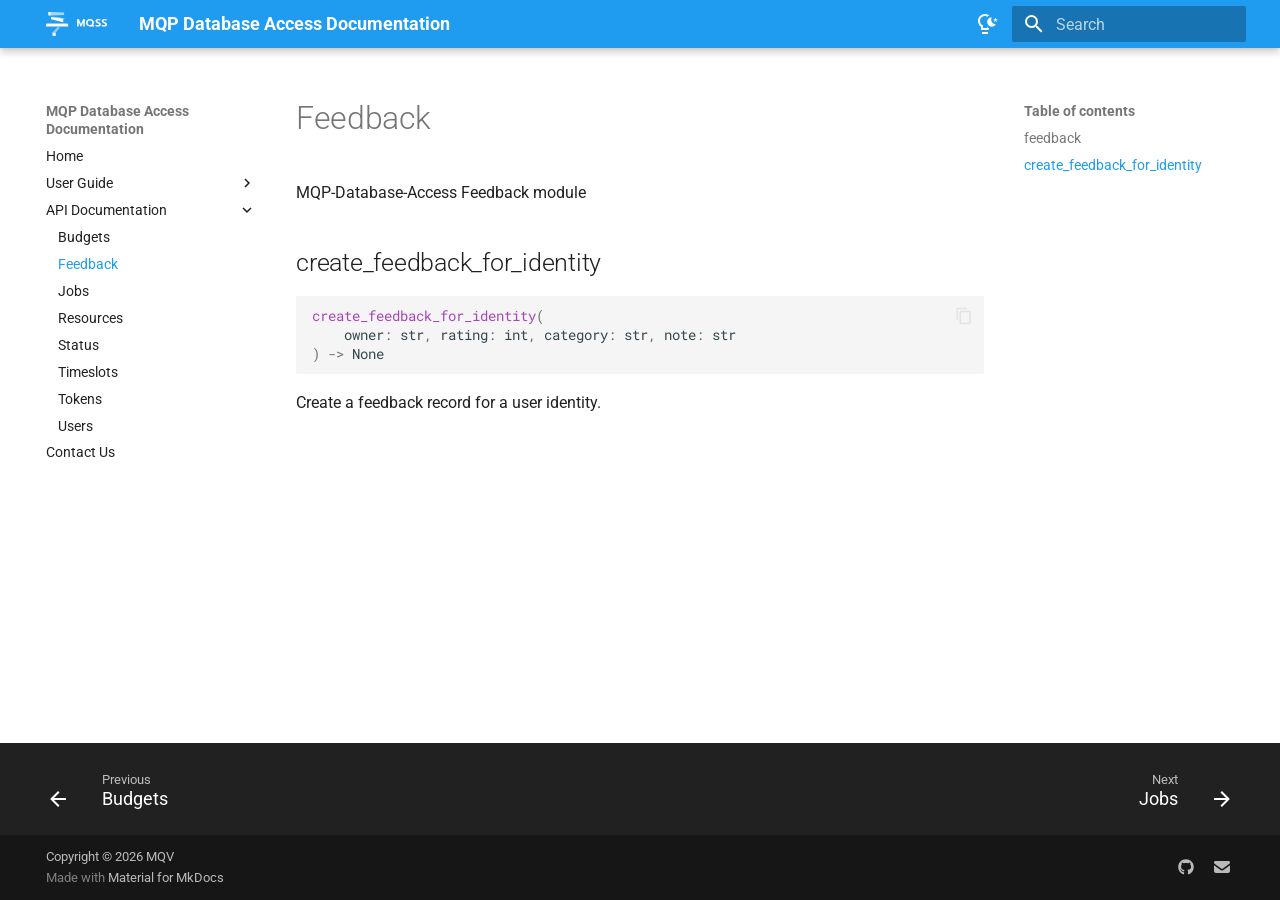
<file: api/feedback/index.html>
<!doctype html>
<html lang="en" class="no-js">
  <head>
    
      <meta charset="utf-8">
      <meta name="viewport" content="width=device-width,initial-scale=1">
      
      
      
      
        <link rel="prev" href="../budgets/">
      
      
        <link rel="next" href="../jobs/">
      
      
        
      
      
      <link rel="icon" href="../../assets/images/favicon.png">
      <meta name="generator" content="mkdocs-1.6.1, mkdocs-material-9.7.6">
    
    
      
        <title>Feedback - MQP Database Access Documentation</title>
      
    
    
      <link rel="stylesheet" href="../../assets/stylesheets/main.484c7ddc.min.css">
      
        
        <link rel="stylesheet" href="../../assets/stylesheets/palette.ab4e12ef.min.css">
      
      


    
    
      
    
    
      
        
        
        <link rel="preconnect" href="https://fonts.gstatic.com" crossorigin>
        <link rel="stylesheet" href="https://fonts.googleapis.com/css?family=Roboto:300,300i,400,400i,700,700i%7CRoboto+Mono:400,400i,700,700i&display=fallback">
        <style>:root{--md-text-font:"Roboto";--md-code-font:"Roboto Mono"}</style>
      
    
    
      <link rel="stylesheet" href="../../assets/_mkdocstrings.css">
    
      <link rel="stylesheet" href="../../css/extra.css">
    
    <script>__md_scope=new URL("../..",location),__md_hash=e=>[...e].reduce(((e,_)=>(e<<5)-e+_.charCodeAt(0)),0),__md_get=(e,_=localStorage,t=__md_scope)=>JSON.parse(_.getItem(t.pathname+"."+e)),__md_set=(e,_,t=localStorage,a=__md_scope)=>{try{t.setItem(a.pathname+"."+e,JSON.stringify(_))}catch(e){}}</script>
    
      

    
    
  </head>
  
  
    
    
      
    
    
    
    
    <body dir="ltr" data-md-color-scheme="default" data-md-color-primary="custom" data-md-color-accent="deep-purple">
  
    
    <input class="md-toggle" data-md-toggle="drawer" type="checkbox" id="__drawer" autocomplete="off">
    <input class="md-toggle" data-md-toggle="search" type="checkbox" id="__search" autocomplete="off">
    <label class="md-overlay" for="__drawer"></label>
    <div data-md-component="skip">
      
        
        <a href="#feedback" class="md-skip">
          Skip to content
        </a>
      
    </div>
    <div data-md-component="announce">
      
    </div>
    
    
      

  

<header class="md-header md-header--shadow" data-md-component="header">
  <nav class="md-header__inner md-grid" aria-label="Header">
    <a href="../.." title="MQP Database Access Documentation" class="md-header__button md-logo" aria-label="MQP Database Access Documentation" data-md-component="logo">
      
  <img src="../../img/mqss_logo_white.svg" alt="logo">

    </a>
    <label class="md-header__button md-icon" for="__drawer">
      
      <svg xmlns="http://www.w3.org/2000/svg" viewBox="0 0 24 24"><path d="M3 6h18v2H3zm0 5h18v2H3zm0 5h18v2H3z"/></svg>
    </label>
    <div class="md-header__title" data-md-component="header-title">
      <div class="md-header__ellipsis">
        <div class="md-header__topic">
          <span class="md-ellipsis">
            MQP Database Access Documentation
          </span>
        </div>
        <div class="md-header__topic" data-md-component="header-topic">
          <span class="md-ellipsis">
            
              Feedback
            
          </span>
        </div>
      </div>
    </div>
    
      
        <form class="md-header__option" data-md-component="palette">
  
    
    
    
    <input class="md-option" data-md-color-media="" data-md-color-scheme="default" data-md-color-primary="custom" data-md-color-accent="deep-purple"  aria-label="Light mode"  type="radio" name="__palette" id="__palette_0">
    
      <label class="md-header__button md-icon" title="Light mode" for="__palette_1" hidden>
        <svg xmlns="http://www.w3.org/2000/svg" viewBox="0 0 24 24"><path d="M6 20h6v1c0 .55-.45 1-1 1H7c-.55 0-1-.45-1-1zm5-5.11V16H7v-2.42C5.23 12.81 4 11.05 4 9c0-2.76 2.24-5 5-5 .9 0 1.73.26 2.46.67.54-.47 1.2-.86 1.89-1.17C12.16 2.57 10.65 2 9 2 5.13 2 2 5.13 2 9c0 2.38 1.19 4.47 3 5.74V17c0 .55.45 1 1 1h6c.55 0 1-.45 1-1v-.68c-.75-.36-1.43-.82-2-1.43m9.92-4.95-.5-1.64 1.3-1.08-1.68-.04-.63-1.58-.56 1.61-1.68.11 1.33 1.03-.4 1.65 1.4-.97zm-1.8 2.31a4.62 4.62 0 0 1-3.27-2.28c-.73-1.26-.8-2.72-.35-4 .14-.34-.16-.68-.5-.63-3.44.66-5 4.79-2.78 7.61 1.81 2.24 5.28 2.32 7.17.05.23-.26.08-.7-.27-.75"/></svg>
      </label>
    
  
    
    
    
    <input class="md-option" data-md-color-media="" data-md-color-scheme="slate" data-md-color-primary="indigo" data-md-color-accent="deep-orange"  aria-label="Dark mode"  type="radio" name="__palette" id="__palette_1">
    
      <label class="md-header__button md-icon" title="Dark mode" for="__palette_0" hidden>
        <svg xmlns="http://www.w3.org/2000/svg" viewBox="0 0 24 24"><path d="M20 11h3v2h-3zM1 11h3v2H1zM13 1v3h-2V1zM4.92 3.5l2.13 2.14-1.42 1.41L3.5 4.93zm12.03 2.13 2.12-2.13 1.43 1.43-2.13 2.12zM12 6a6 6 0 0 1 6 6c0 2.22-1.21 4.16-3 5.2V19a1 1 0 0 1-1 1h-4a1 1 0 0 1-1-1v-1.8c-1.79-1.04-3-2.98-3-5.2a6 6 0 0 1 6-6m2 15v1a1 1 0 0 1-1 1h-2a1 1 0 0 1-1-1v-1zm-3-3h2v-2.13c1.73-.44 3-2.01 3-3.87a4 4 0 0 0-4-4 4 4 0 0 0-4 4c0 1.86 1.27 3.43 3 3.87z"/></svg>
      </label>
    
  
</form>
      
    
    
      <script>var palette=__md_get("__palette");if(palette&&palette.color){if("(prefers-color-scheme)"===palette.color.media){var media=matchMedia("(prefers-color-scheme: light)"),input=document.querySelector(media.matches?"[data-md-color-media='(prefers-color-scheme: light)']":"[data-md-color-media='(prefers-color-scheme: dark)']");palette.color.media=input.getAttribute("data-md-color-media"),palette.color.scheme=input.getAttribute("data-md-color-scheme"),palette.color.primary=input.getAttribute("data-md-color-primary"),palette.color.accent=input.getAttribute("data-md-color-accent")}for(var[key,value]of Object.entries(palette.color))document.body.setAttribute("data-md-color-"+key,value)}</script>
    
    
    
      
      
        <label class="md-header__button md-icon" for="__search">
          
          <svg xmlns="http://www.w3.org/2000/svg" viewBox="0 0 24 24"><path d="M9.5 3A6.5 6.5 0 0 1 16 9.5c0 1.61-.59 3.09-1.56 4.23l.27.27h.79l5 5-1.5 1.5-5-5v-.79l-.27-.27A6.52 6.52 0 0 1 9.5 16 6.5 6.5 0 0 1 3 9.5 6.5 6.5 0 0 1 9.5 3m0 2C7 5 5 7 5 9.5S7 14 9.5 14 14 12 14 9.5 12 5 9.5 5"/></svg>
        </label>
        <div class="md-search" data-md-component="search" role="dialog">
  <label class="md-search__overlay" for="__search"></label>
  <div class="md-search__inner" role="search">
    <form class="md-search__form" name="search">
      <input type="text" class="md-search__input" name="query" aria-label="Search" placeholder="Search" autocapitalize="off" autocorrect="off" autocomplete="off" spellcheck="false" data-md-component="search-query" required>
      <label class="md-search__icon md-icon" for="__search">
        
        <svg xmlns="http://www.w3.org/2000/svg" viewBox="0 0 24 24"><path d="M9.5 3A6.5 6.5 0 0 1 16 9.5c0 1.61-.59 3.09-1.56 4.23l.27.27h.79l5 5-1.5 1.5-5-5v-.79l-.27-.27A6.52 6.52 0 0 1 9.5 16 6.5 6.5 0 0 1 3 9.5 6.5 6.5 0 0 1 9.5 3m0 2C7 5 5 7 5 9.5S7 14 9.5 14 14 12 14 9.5 12 5 9.5 5"/></svg>
        
        <svg xmlns="http://www.w3.org/2000/svg" viewBox="0 0 24 24"><path d="M20 11v2H8l5.5 5.5-1.42 1.42L4.16 12l7.92-7.92L13.5 5.5 8 11z"/></svg>
      </label>
      <nav class="md-search__options" aria-label="Search">
        
        <button type="reset" class="md-search__icon md-icon" title="Clear" aria-label="Clear" tabindex="-1">
          
          <svg xmlns="http://www.w3.org/2000/svg" viewBox="0 0 24 24"><path d="M19 6.41 17.59 5 12 10.59 6.41 5 5 6.41 10.59 12 5 17.59 6.41 19 12 13.41 17.59 19 19 17.59 13.41 12z"/></svg>
        </button>
      </nav>
      
    </form>
    <div class="md-search__output">
      <div class="md-search__scrollwrap" tabindex="0" data-md-scrollfix>
        <div class="md-search-result" data-md-component="search-result">
          <div class="md-search-result__meta">
            Initializing search
          </div>
          <ol class="md-search-result__list" role="presentation"></ol>
        </div>
      </div>
    </div>
  </div>
</div>
      
    
    
  </nav>
  
</header>
    
    <div class="md-container" data-md-component="container">
      
      
        
          
        
      
      <main class="md-main" data-md-component="main">
        <div class="md-main__inner md-grid">
          
            
              
              <div class="md-sidebar md-sidebar--primary" data-md-component="sidebar" data-md-type="navigation" >
                <div class="md-sidebar__scrollwrap">
                  <div class="md-sidebar__inner">
                    



<nav class="md-nav md-nav--primary" aria-label="Navigation" data-md-level="0">
  <label class="md-nav__title" for="__drawer">
    <a href="../.." title="MQP Database Access Documentation" class="md-nav__button md-logo" aria-label="MQP Database Access Documentation" data-md-component="logo">
      
  <img src="../../img/mqss_logo_white.svg" alt="logo">

    </a>
    MQP Database Access Documentation
  </label>
  
  <ul class="md-nav__list" data-md-scrollfix>
    
      
      
  
  
  
  
    <li class="md-nav__item">
      <a href="../.." class="md-nav__link">
        
  
  
  <span class="md-ellipsis">
    
  
    Home
  

    
  </span>
  
  

      </a>
    </li>
  

    
      
      
  
  
  
  
    
    
    
    
    
    <li class="md-nav__item md-nav__item--nested">
      
        
        
        <input class="md-nav__toggle md-toggle " type="checkbox" id="__nav_2" >
        
          
          <label class="md-nav__link" for="__nav_2" id="__nav_2_label" tabindex="0">
            
  
  
  <span class="md-ellipsis">
    
  
    User Guide
  

    
  </span>
  
  

            <span class="md-nav__icon md-icon"></span>
          </label>
        
        <nav class="md-nav" data-md-level="1" aria-labelledby="__nav_2_label" aria-expanded="false">
          <label class="md-nav__title" for="__nav_2">
            <span class="md-nav__icon md-icon"></span>
            
  
    User Guide
  

          </label>
          <ul class="md-nav__list" data-md-scrollfix>
            
              
                
  
  
  
  
    <li class="md-nav__item">
      <a href="../../user_guide/getting_started/" class="md-nav__link">
        
  
  
  <span class="md-ellipsis">
    
  
    Getting Started
  

    
  </span>
  
  

      </a>
    </li>
  

              
            
              
                
  
  
  
  
    <li class="md-nav__item">
      <a href="../../user_guide/development_guide/" class="md-nav__link">
        
  
  
  <span class="md-ellipsis">
    
  
    Development Guide
  

    
  </span>
  
  

      </a>
    </li>
  

              
            
          </ul>
        </nav>
      
    </li>
  

    
      
      
  
  
    
  
  
  
    
    
    
    
    
    <li class="md-nav__item md-nav__item--active md-nav__item--nested">
      
        
        
        <input class="md-nav__toggle md-toggle " type="checkbox" id="__nav_3" checked>
        
          
          <label class="md-nav__link" for="__nav_3" id="__nav_3_label" tabindex="0">
            
  
  
  <span class="md-ellipsis">
    
  
    API Documentation
  

    
  </span>
  
  

            <span class="md-nav__icon md-icon"></span>
          </label>
        
        <nav class="md-nav" data-md-level="1" aria-labelledby="__nav_3_label" aria-expanded="true">
          <label class="md-nav__title" for="__nav_3">
            <span class="md-nav__icon md-icon"></span>
            
  
    API Documentation
  

          </label>
          <ul class="md-nav__list" data-md-scrollfix>
            
              
                
  
  
  
  
    <li class="md-nav__item">
      <a href="../budgets/" class="md-nav__link">
        
  
  
  <span class="md-ellipsis">
    
  
    Budgets
  

    
  </span>
  
  

      </a>
    </li>
  

              
            
              
                
  
  
    
  
  
  
    <li class="md-nav__item md-nav__item--active">
      
      <input class="md-nav__toggle md-toggle" type="checkbox" id="__toc">
      
      
        
      
      
        <label class="md-nav__link md-nav__link--active" for="__toc">
          
  
  
  <span class="md-ellipsis">
    
  
    Feedback
  

    
  </span>
  
  

          <span class="md-nav__icon md-icon"></span>
        </label>
      
      <a href="./" class="md-nav__link md-nav__link--active">
        
  
  
  <span class="md-ellipsis">
    
  
    Feedback
  

    
  </span>
  
  

      </a>
      
        

<nav class="md-nav md-nav--secondary" aria-label="Table of contents">
  
  
  
    
  
  
    <label class="md-nav__title" for="__toc">
      <span class="md-nav__icon md-icon"></span>
      Table of contents
    </label>
    <ul class="md-nav__list" data-md-component="toc" data-md-scrollfix>
      
        <li class="md-nav__item">
  <a href="#bqp_database_access.feedback" class="md-nav__link">
    <span class="md-ellipsis">
      
        feedback
      
    </span>
  </a>
  
</li>
      
        <li class="md-nav__item">
  <a href="#bqp_database_access.feedback.create_feedback_for_identity" class="md-nav__link">
    <span class="md-ellipsis">
      
        create_feedback_for_identity
      
    </span>
  </a>
  
</li>
      
    </ul>
  
</nav>
      
    </li>
  

              
            
              
                
  
  
  
  
    <li class="md-nav__item">
      <a href="../jobs/" class="md-nav__link">
        
  
  
  <span class="md-ellipsis">
    
  
    Jobs
  

    
  </span>
  
  

      </a>
    </li>
  

              
            
              
                
  
  
  
  
    <li class="md-nav__item">
      <a href="../resources/" class="md-nav__link">
        
  
  
  <span class="md-ellipsis">
    
  
    Resources
  

    
  </span>
  
  

      </a>
    </li>
  

              
            
              
                
  
  
  
  
    <li class="md-nav__item">
      <a href="../status/" class="md-nav__link">
        
  
  
  <span class="md-ellipsis">
    
  
    Status
  

    
  </span>
  
  

      </a>
    </li>
  

              
            
              
                
  
  
  
  
    <li class="md-nav__item">
      <a href="../timeslots/" class="md-nav__link">
        
  
  
  <span class="md-ellipsis">
    
  
    Timeslots
  

    
  </span>
  
  

      </a>
    </li>
  

              
            
              
                
  
  
  
  
    <li class="md-nav__item">
      <a href="../tokens/" class="md-nav__link">
        
  
  
  <span class="md-ellipsis">
    
  
    Tokens
  

    
  </span>
  
  

      </a>
    </li>
  

              
            
              
                
  
  
  
  
    <li class="md-nav__item">
      <a href="../users/" class="md-nav__link">
        
  
  
  <span class="md-ellipsis">
    
  
    Users
  

    
  </span>
  
  

      </a>
    </li>
  

              
            
          </ul>
        </nav>
      
    </li>
  

    
      
      
  
  
  
  
    <li class="md-nav__item">
      <a href="../../contact/" class="md-nav__link">
        
  
  
  <span class="md-ellipsis">
    
  
    Contact Us
  

    
  </span>
  
  

      </a>
    </li>
  

    
  </ul>
</nav>
                  </div>
                </div>
              </div>
            
            
              
              <div class="md-sidebar md-sidebar--secondary" data-md-component="sidebar" data-md-type="toc" >
                <div class="md-sidebar__scrollwrap">
                  <div class="md-sidebar__inner">
                    

<nav class="md-nav md-nav--secondary" aria-label="Table of contents">
  
  
  
    
  
  
    <label class="md-nav__title" for="__toc">
      <span class="md-nav__icon md-icon"></span>
      Table of contents
    </label>
    <ul class="md-nav__list" data-md-component="toc" data-md-scrollfix>
      
        <li class="md-nav__item">
  <a href="#bqp_database_access.feedback" class="md-nav__link">
    <span class="md-ellipsis">
      
        feedback
      
    </span>
  </a>
  
</li>
      
        <li class="md-nav__item">
  <a href="#bqp_database_access.feedback.create_feedback_for_identity" class="md-nav__link">
    <span class="md-ellipsis">
      
        create_feedback_for_identity
      
    </span>
  </a>
  
</li>
      
    </ul>
  
</nav>
                  </div>
                </div>
              </div>
            
          
          
            <div class="md-content" data-md-component="content">
              
              <article class="md-content__inner md-typeset">
                
                  



<h1 id="feedback">Feedback<a class="headerlink" href="#feedback" title="Permanent link">&para;</a></h1>


<div class="doc doc-object doc-module">



<a id="bqp_database_access.feedback"></a>
    <div class="doc doc-contents first">

        <p>MQP-Database-Access Feedback module</p>










<div class="doc doc-children">










<div class="doc doc-object doc-function">


<h2 id="bqp_database_access.feedback.create_feedback_for_identity" class="doc doc-heading">
            <span class="doc doc-object-name doc-function-name">create_feedback_for_identity</span>


<a href="#bqp_database_access.feedback.create_feedback_for_identity" class="headerlink" title="Permanent link">&para;</a></h2>
<div class="doc-signature highlight"><pre><span></span><code><span class="nf">create_feedback_for_identity</span><span class="p">(</span>
    <span class="n">owner</span><span class="p">:</span> <span class="n"><span title="str">str</span></span><span class="p">,</span> <span class="n">rating</span><span class="p">:</span> <span class="n"><span title="int">int</span></span><span class="p">,</span> <span class="n">category</span><span class="p">:</span> <span class="n"><span title="str">str</span></span><span class="p">,</span> <span class="n">note</span><span class="p">:</span> <span class="n"><span title="str">str</span></span>
<span class="p">)</span> <span class="o">-&gt;</span> <span class="kc">None</span>
</code></pre></div>

    <div class="doc doc-contents ">

        <p>Create a feedback record for a user identity.</p>


    </div>

</div>



  </div>

    </div>

</div>












                
              </article>
            </div>
          
          
<script>var target=document.getElementById(location.hash.slice(1));target&&target.name&&(target.checked=target.name.startsWith("__tabbed_"))</script>
        </div>
        
      </main>
      
        <footer class="md-footer">
  
    
      
      <nav class="md-footer__inner md-grid" aria-label="Footer" >
        
          
          <a href="../budgets/" class="md-footer__link md-footer__link--prev" aria-label="Previous: Budgets">
            <div class="md-footer__button md-icon">
              
              <svg xmlns="http://www.w3.org/2000/svg" viewBox="0 0 24 24"><path d="M20 11v2H8l5.5 5.5-1.42 1.42L4.16 12l7.92-7.92L13.5 5.5 8 11z"/></svg>
            </div>
            <div class="md-footer__title">
              <span class="md-footer__direction">
                Previous
              </span>
              <div class="md-ellipsis">
                Budgets
              </div>
            </div>
          </a>
        
        
          
          <a href="../jobs/" class="md-footer__link md-footer__link--next" aria-label="Next: Jobs">
            <div class="md-footer__title">
              <span class="md-footer__direction">
                Next
              </span>
              <div class="md-ellipsis">
                Jobs
              </div>
            </div>
            <div class="md-footer__button md-icon">
              
              <svg xmlns="http://www.w3.org/2000/svg" viewBox="0 0 24 24"><path d="M4 11v2h12l-5.5 5.5 1.42 1.42L19.84 12l-7.92-7.92L10.5 5.5 16 11z"/></svg>
            </div>
          </a>
        
      </nav>
    
  
  <div class="md-footer-meta md-typeset">
    <div class="md-footer-meta__inner md-grid">
      <div class="md-copyright">
  
    <div class="md-copyright__highlight">
      Copyright &copy; 2026 MQV
    </div>
  
  
    Made with
    <a href="https://squidfunk.github.io/mkdocs-material/" target="_blank" rel="noopener">
      Material for MkDocs
    </a>
  
</div>
      
        
<div class="md-social">
  
    
    
    
    
      
      
    
    <a href="https://github.com/Munich-Quantum-Software-Stack/MQP-Database-Access" target="_blank" rel="noopener" title="github.com" class="md-social__link">
      <svg xmlns="http://www.w3.org/2000/svg" viewBox="0 0 512 512"><!--! Font Awesome Free 7.1.0 by @fontawesome - https://fontawesome.com License - https://fontawesome.com/license/free (Icons: CC BY 4.0, Fonts: SIL OFL 1.1, Code: MIT License) Copyright 2025 Fonticons, Inc.--><path d="M173.9 397.4c0 2-2.3 3.6-5.2 3.6-3.3.3-5.6-1.3-5.6-3.6 0-2 2.3-3.6 5.2-3.6 3-.3 5.6 1.3 5.6 3.6m-31.1-4.5c-.7 2 1.3 4.3 4.3 4.9 2.6 1 5.6 0 6.2-2s-1.3-4.3-4.3-5.2c-2.6-.7-5.5.3-6.2 2.3m44.2-1.7c-2.9.7-4.9 2.6-4.6 4.9.3 2 2.9 3.3 5.9 2.6 2.9-.7 4.9-2.6 4.6-4.6-.3-1.9-3-3.2-5.9-2.9M252.8 8C114.1 8 8 113.3 8 252c0 110.9 69.8 205.8 169.5 239.2 12.8 2.3 17.3-5.6 17.3-12.1 0-6.2-.3-40.4-.3-61.4 0 0-70 15-84.7-29.8 0 0-11.4-29.1-27.8-36.6 0 0-22.9-15.7 1.6-15.4 0 0 24.9 2 38.6 25.8 21.9 38.6 58.6 27.5 72.9 20.9 2.3-16 8.8-27.1 16-33.7-55.9-6.2-112.3-14.3-112.3-110.5 0-27.5 7.6-41.3 23.6-58.9-2.6-6.5-11.1-33.3 2.6-67.9 20.9-6.5 69 27 69 27 20-5.6 41.5-8.5 62.8-8.5s42.8 2.9 62.8 8.5c0 0 48.1-33.6 69-27 13.7 34.7 5.2 61.4 2.6 67.9 16 17.7 25.8 31.5 25.8 58.9 0 96.5-58.9 104.2-114.8 110.5 9.2 7.9 17 22.9 17 46.4 0 33.7-.3 75.4-.3 83.6 0 6.5 4.6 14.4 17.3 12.1C436.2 457.8 504 362.9 504 252 504 113.3 391.5 8 252.8 8M105.2 352.9c-1.3 1-1 3.3.7 5.2 1.6 1.6 3.9 2.3 5.2 1 1.3-1 1-3.3-.7-5.2-1.6-1.6-3.9-2.3-5.2-1m-10.8-8.1c-.7 1.3.3 2.9 2.3 3.9 1.6 1 3.6.7 4.3-.7.7-1.3-.3-2.9-2.3-3.9-2-.6-3.6-.3-4.3.7m32.4 35.6c-1.6 1.3-1 4.3 1.3 6.2 2.3 2.3 5.2 2.6 6.5 1 1.3-1.3.7-4.3-1.3-6.2-2.2-2.3-5.2-2.6-6.5-1m-11.4-14.7c-1.6 1-1.6 3.6 0 5.9s4.3 3.3 5.6 2.3c1.6-1.3 1.6-3.9 0-6.2-1.4-2.3-4-3.3-5.6-2"/></svg>
    </a>
  
    
    
    
    
    <a href="mailto:quantum@lrz.de" target="_blank" rel="noopener" title="" class="md-social__link">
      <svg xmlns="http://www.w3.org/2000/svg" viewBox="0 0 512 512"><!--! Font Awesome Free 7.1.0 by @fontawesome - https://fontawesome.com License - https://fontawesome.com/license/free (Icons: CC BY 4.0, Fonts: SIL OFL 1.1, Code: MIT License) Copyright 2025 Fonticons, Inc.--><path d="M48 64C21.5 64 0 85.5 0 112c0 15.1 7.1 29.3 19.2 38.4l208 156a48 48 0 0 0 57.6 0l208-156c12.1-9.1 19.2-23.3 19.2-38.4 0-26.5-21.5-48-48-48zM0 196v188c0 35.3 28.7 64 64 64h384c35.3 0 64-28.7 64-64V196L313.6 344.8c-34.1 25.6-81.1 25.6-115.2 0z"/></svg>
    </a>
  
</div>
      
    </div>
  </div>
</footer>
      
    </div>
    <div class="md-dialog" data-md-component="dialog">
      <div class="md-dialog__inner md-typeset"></div>
    </div>
    
    
    
      
      
      <script id="__config" type="application/json">{"annotate": null, "base": "../..", "features": ["content.code.copy", "navigation.instant", "navigation.footer"], "search": "../../assets/javascripts/workers/search.2c215733.min.js", "tags": null, "translations": {"clipboard.copied": "Copied to clipboard", "clipboard.copy": "Copy to clipboard", "search.result.more.one": "1 more on this page", "search.result.more.other": "# more on this page", "search.result.none": "No matching documents", "search.result.one": "1 matching document", "search.result.other": "# matching documents", "search.result.placeholder": "Type to start searching", "search.result.term.missing": "Missing", "select.version": "Select version"}, "version": null}</script>
    
    
      <script src="../../assets/javascripts/bundle.79ae519e.min.js"></script>
      
    
  </body>
</html>
</file>
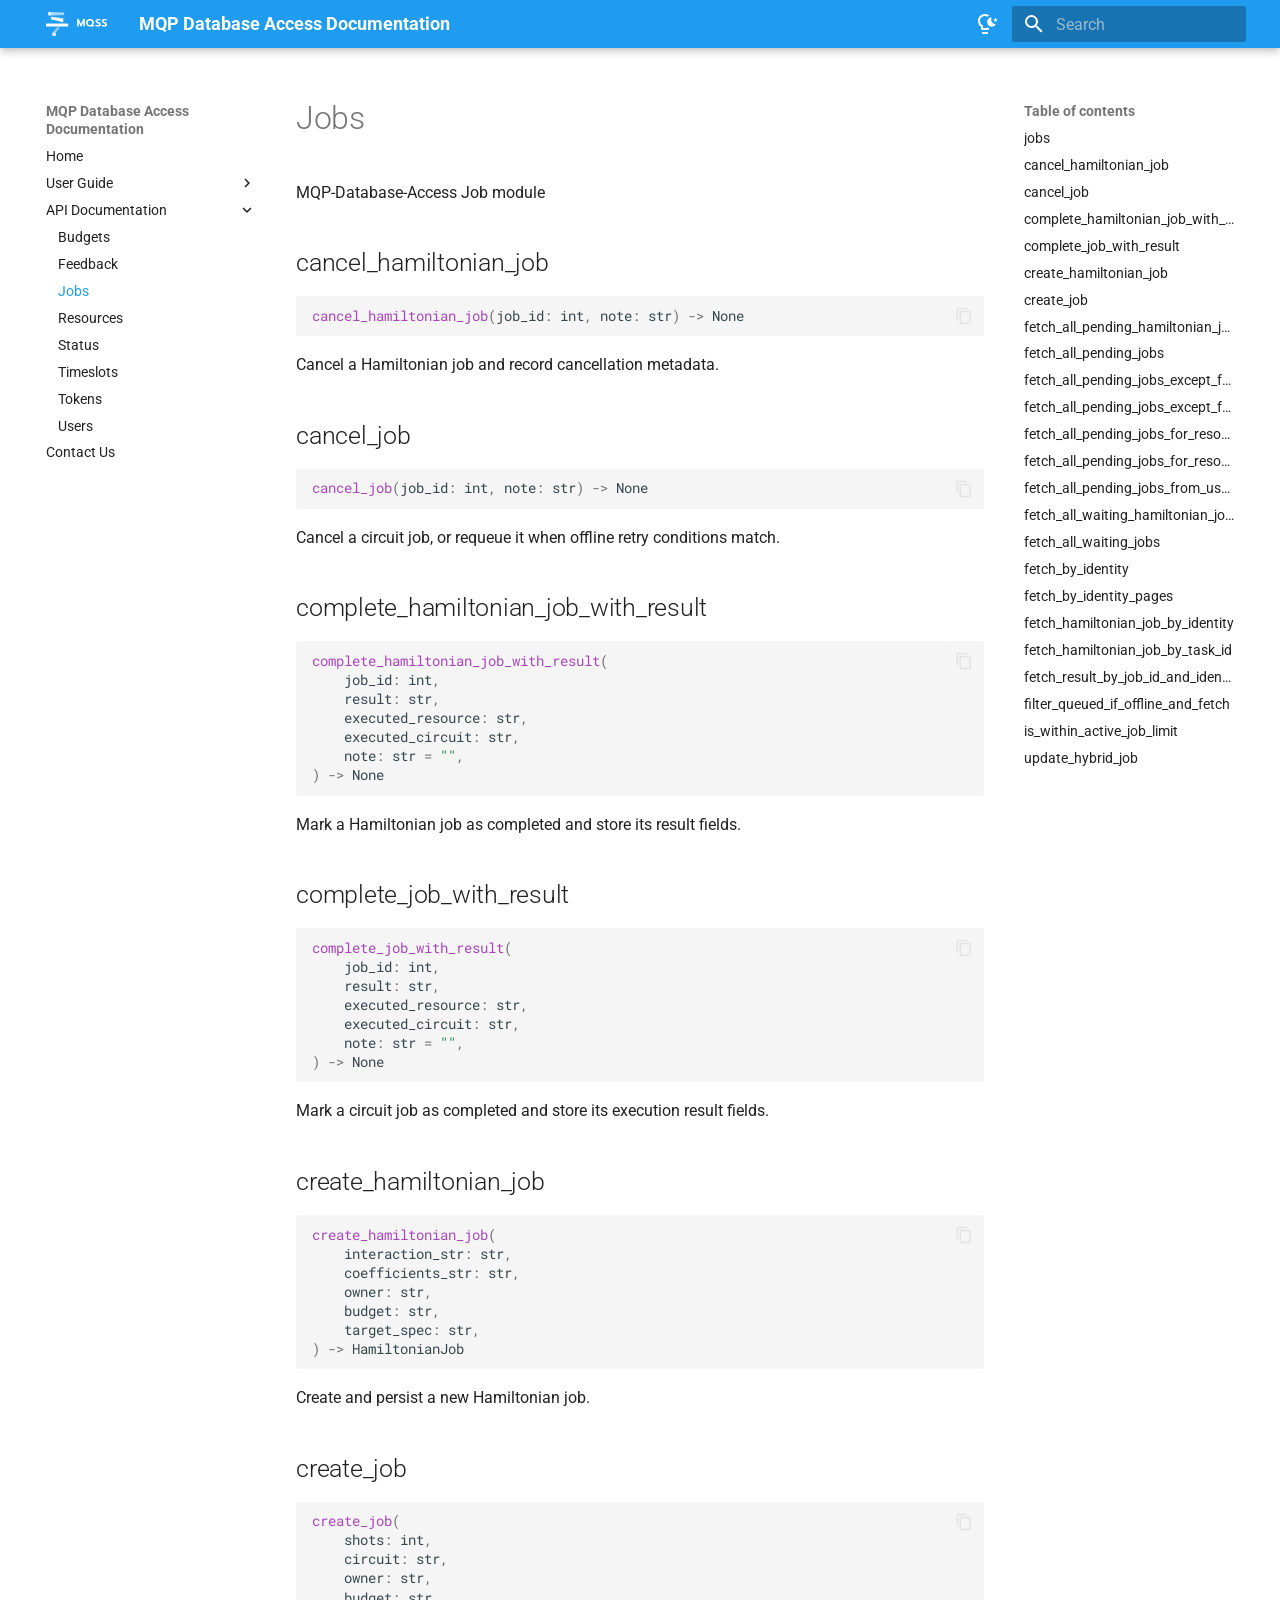
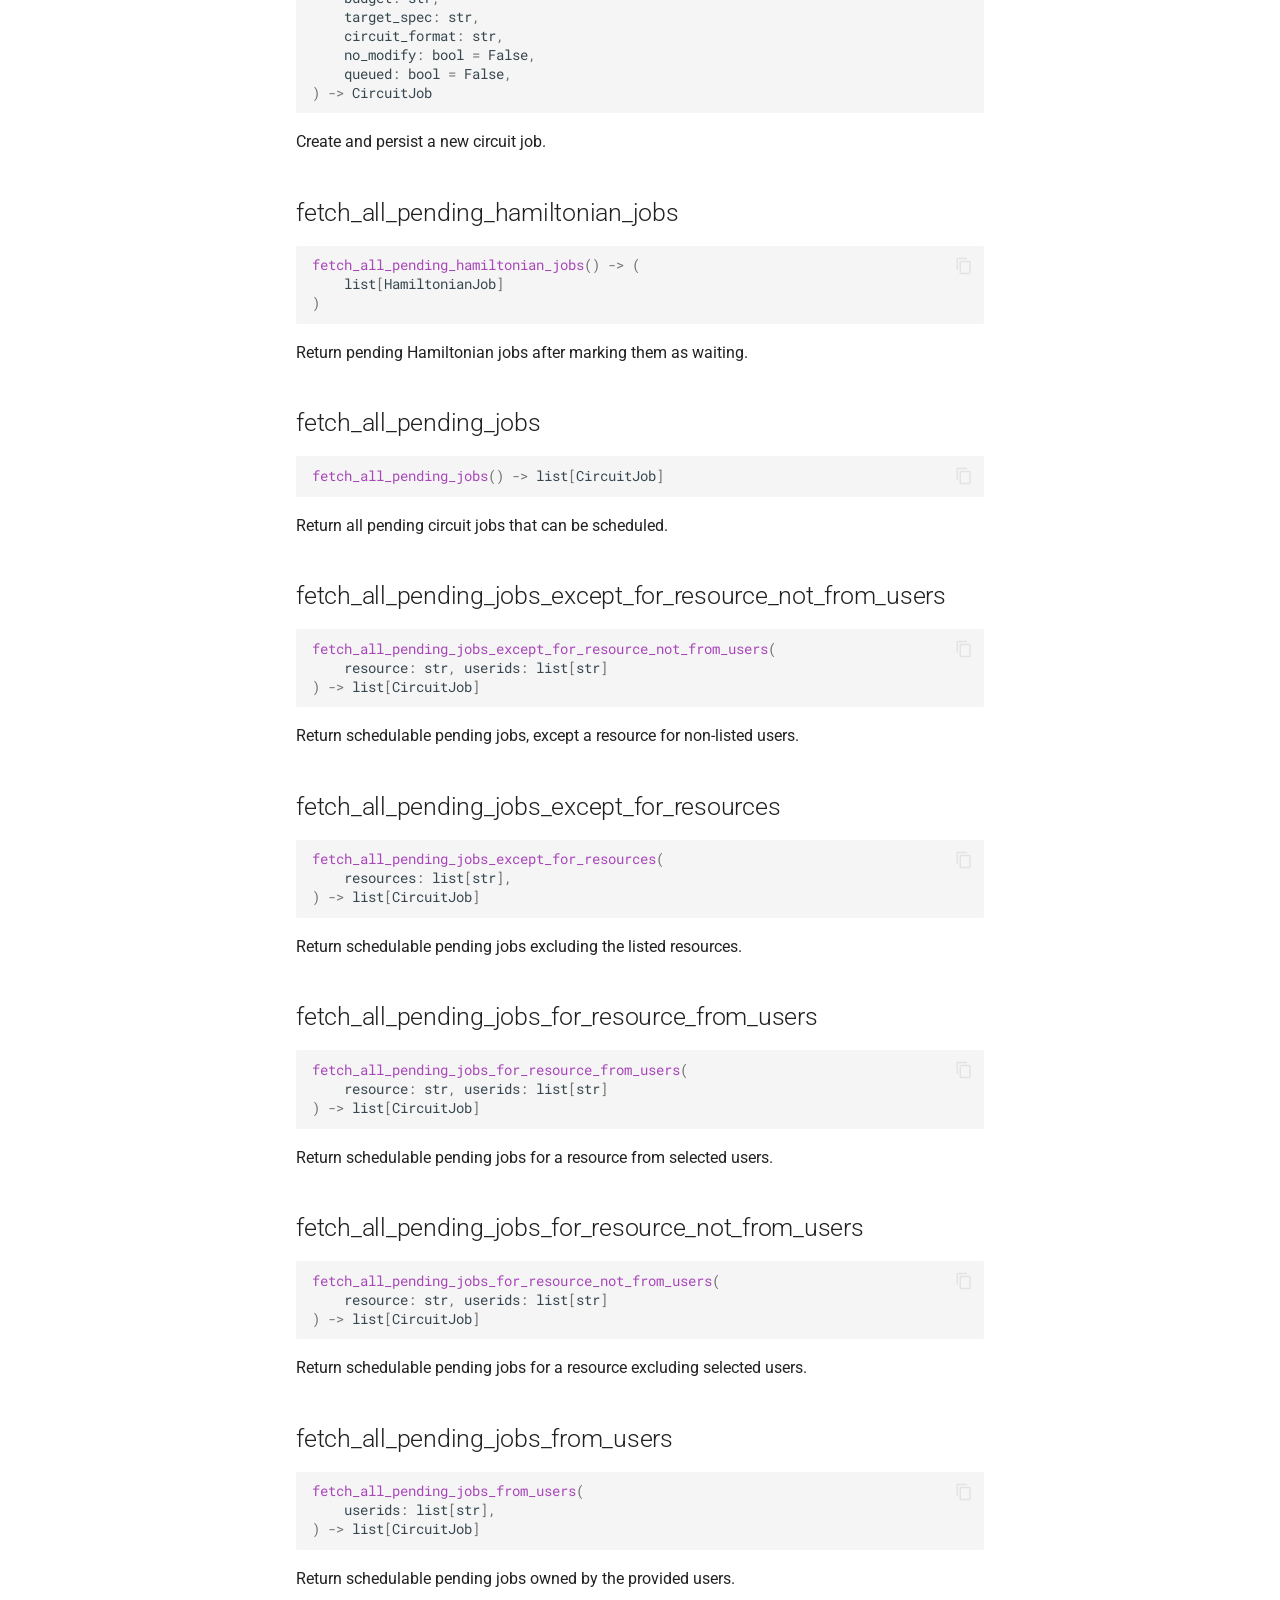
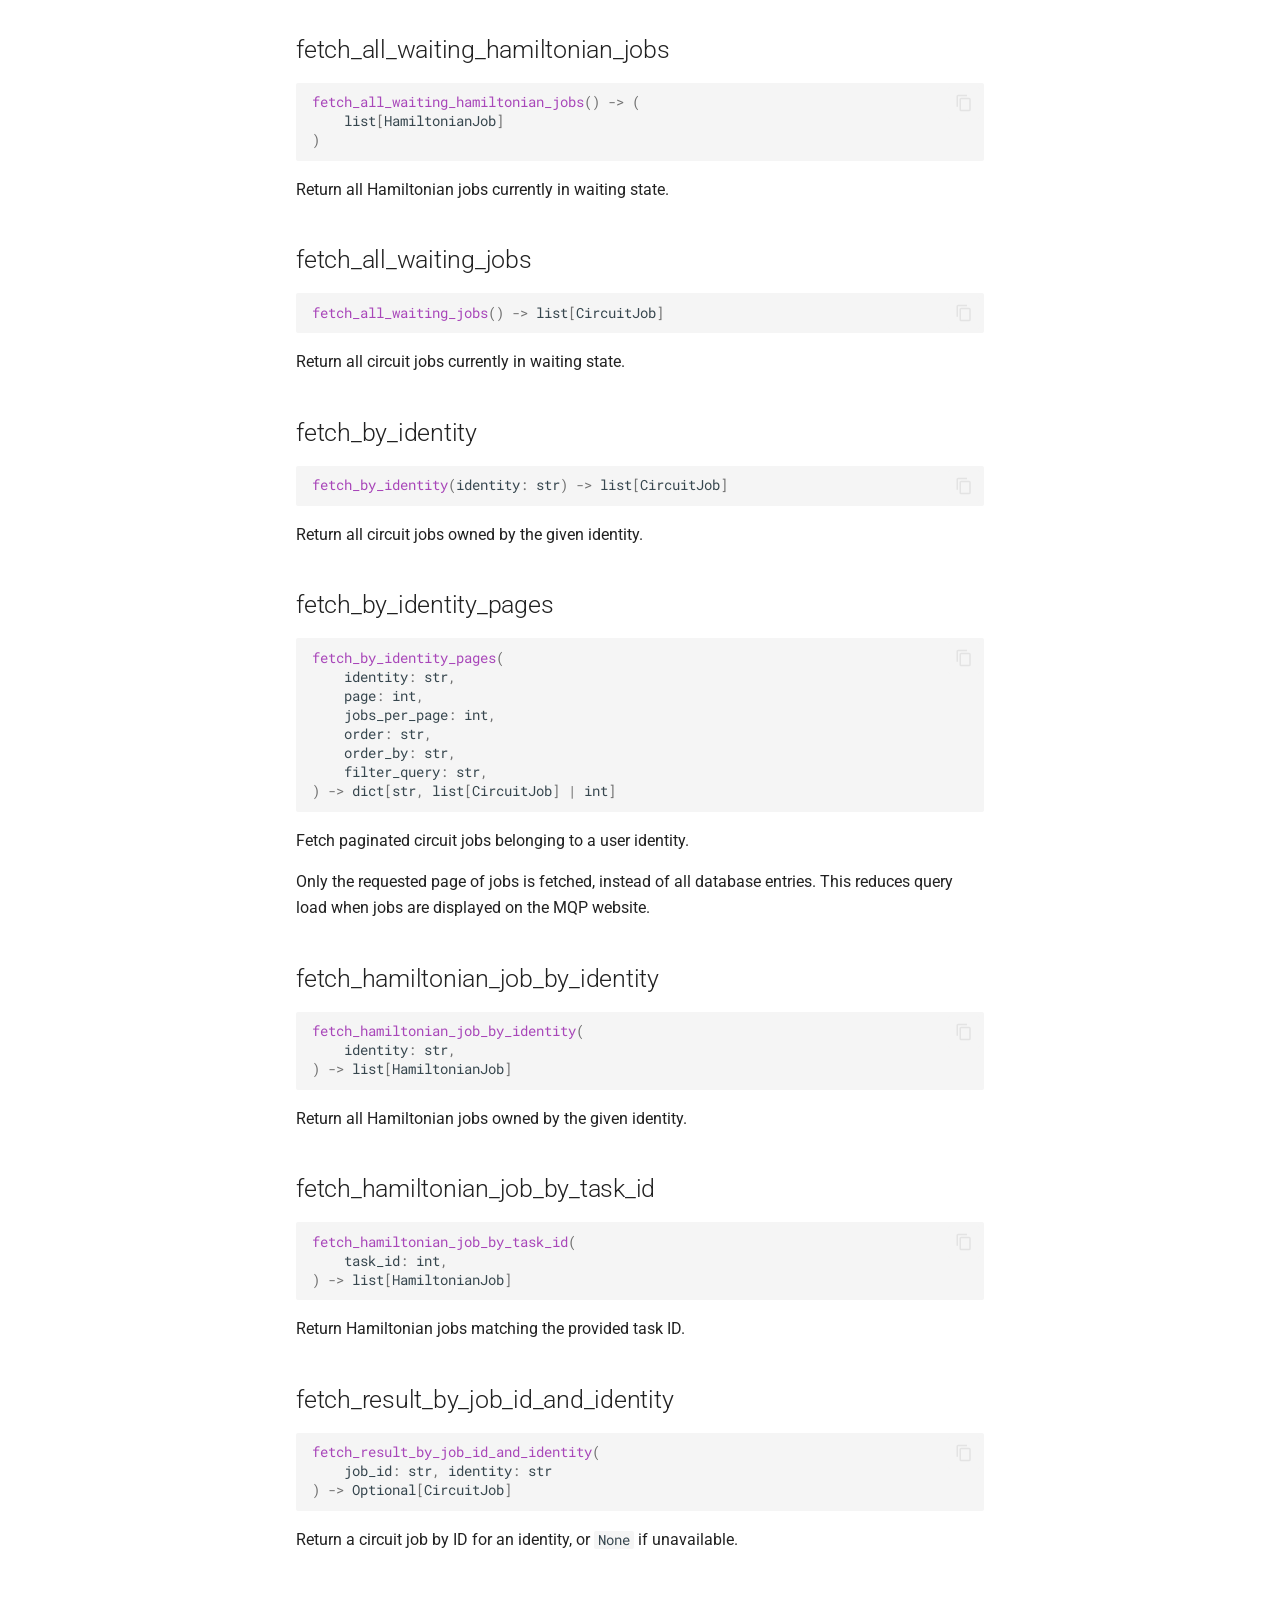
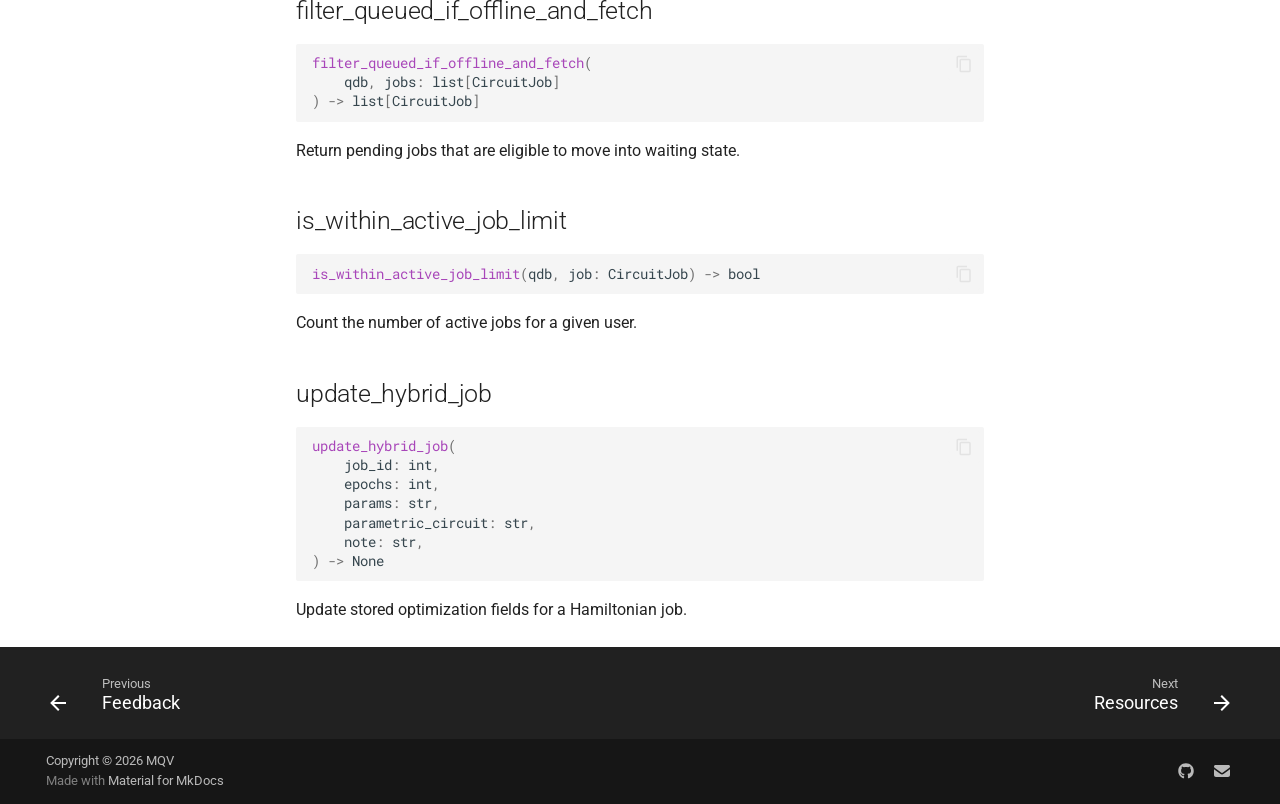
<file: api/jobs/index.html>
<!doctype html>
<html lang="en" class="no-js">
  <head>
    
      <meta charset="utf-8">
      <meta name="viewport" content="width=device-width,initial-scale=1">
      
      
      
      
        <link rel="prev" href="../feedback/">
      
      
        <link rel="next" href="../resources/">
      
      
        
      
      
      <link rel="icon" href="../../assets/images/favicon.png">
      <meta name="generator" content="mkdocs-1.6.1, mkdocs-material-9.7.6">
    
    
      
        <title>Jobs - MQP Database Access Documentation</title>
      
    
    
      <link rel="stylesheet" href="../../assets/stylesheets/main.484c7ddc.min.css">
      
        
        <link rel="stylesheet" href="../../assets/stylesheets/palette.ab4e12ef.min.css">
      
      


    
    
      
    
    
      
        
        
        <link rel="preconnect" href="https://fonts.gstatic.com" crossorigin>
        <link rel="stylesheet" href="https://fonts.googleapis.com/css?family=Roboto:300,300i,400,400i,700,700i%7CRoboto+Mono:400,400i,700,700i&display=fallback">
        <style>:root{--md-text-font:"Roboto";--md-code-font:"Roboto Mono"}</style>
      
    
    
      <link rel="stylesheet" href="../../assets/_mkdocstrings.css">
    
      <link rel="stylesheet" href="../../css/extra.css">
    
    <script>__md_scope=new URL("../..",location),__md_hash=e=>[...e].reduce(((e,_)=>(e<<5)-e+_.charCodeAt(0)),0),__md_get=(e,_=localStorage,t=__md_scope)=>JSON.parse(_.getItem(t.pathname+"."+e)),__md_set=(e,_,t=localStorage,a=__md_scope)=>{try{t.setItem(a.pathname+"."+e,JSON.stringify(_))}catch(e){}}</script>
    
      

    
    
  </head>
  
  
    
    
      
    
    
    
    
    <body dir="ltr" data-md-color-scheme="default" data-md-color-primary="custom" data-md-color-accent="deep-purple">
  
    
    <input class="md-toggle" data-md-toggle="drawer" type="checkbox" id="__drawer" autocomplete="off">
    <input class="md-toggle" data-md-toggle="search" type="checkbox" id="__search" autocomplete="off">
    <label class="md-overlay" for="__drawer"></label>
    <div data-md-component="skip">
      
        
        <a href="#jobs" class="md-skip">
          Skip to content
        </a>
      
    </div>
    <div data-md-component="announce">
      
    </div>
    
    
      

  

<header class="md-header md-header--shadow" data-md-component="header">
  <nav class="md-header__inner md-grid" aria-label="Header">
    <a href="../.." title="MQP Database Access Documentation" class="md-header__button md-logo" aria-label="MQP Database Access Documentation" data-md-component="logo">
      
  <img src="../../img/mqss_logo_white.svg" alt="logo">

    </a>
    <label class="md-header__button md-icon" for="__drawer">
      
      <svg xmlns="http://www.w3.org/2000/svg" viewBox="0 0 24 24"><path d="M3 6h18v2H3zm0 5h18v2H3zm0 5h18v2H3z"/></svg>
    </label>
    <div class="md-header__title" data-md-component="header-title">
      <div class="md-header__ellipsis">
        <div class="md-header__topic">
          <span class="md-ellipsis">
            MQP Database Access Documentation
          </span>
        </div>
        <div class="md-header__topic" data-md-component="header-topic">
          <span class="md-ellipsis">
            
              Jobs
            
          </span>
        </div>
      </div>
    </div>
    
      
        <form class="md-header__option" data-md-component="palette">
  
    
    
    
    <input class="md-option" data-md-color-media="" data-md-color-scheme="default" data-md-color-primary="custom" data-md-color-accent="deep-purple"  aria-label="Light mode"  type="radio" name="__palette" id="__palette_0">
    
      <label class="md-header__button md-icon" title="Light mode" for="__palette_1" hidden>
        <svg xmlns="http://www.w3.org/2000/svg" viewBox="0 0 24 24"><path d="M6 20h6v1c0 .55-.45 1-1 1H7c-.55 0-1-.45-1-1zm5-5.11V16H7v-2.42C5.23 12.81 4 11.05 4 9c0-2.76 2.24-5 5-5 .9 0 1.73.26 2.46.67.54-.47 1.2-.86 1.89-1.17C12.16 2.57 10.65 2 9 2 5.13 2 2 5.13 2 9c0 2.38 1.19 4.47 3 5.74V17c0 .55.45 1 1 1h6c.55 0 1-.45 1-1v-.68c-.75-.36-1.43-.82-2-1.43m9.92-4.95-.5-1.64 1.3-1.08-1.68-.04-.63-1.58-.56 1.61-1.68.11 1.33 1.03-.4 1.65 1.4-.97zm-1.8 2.31a4.62 4.62 0 0 1-3.27-2.28c-.73-1.26-.8-2.72-.35-4 .14-.34-.16-.68-.5-.63-3.44.66-5 4.79-2.78 7.61 1.81 2.24 5.28 2.32 7.17.05.23-.26.08-.7-.27-.75"/></svg>
      </label>
    
  
    
    
    
    <input class="md-option" data-md-color-media="" data-md-color-scheme="slate" data-md-color-primary="indigo" data-md-color-accent="deep-orange"  aria-label="Dark mode"  type="radio" name="__palette" id="__palette_1">
    
      <label class="md-header__button md-icon" title="Dark mode" for="__palette_0" hidden>
        <svg xmlns="http://www.w3.org/2000/svg" viewBox="0 0 24 24"><path d="M20 11h3v2h-3zM1 11h3v2H1zM13 1v3h-2V1zM4.92 3.5l2.13 2.14-1.42 1.41L3.5 4.93zm12.03 2.13 2.12-2.13 1.43 1.43-2.13 2.12zM12 6a6 6 0 0 1 6 6c0 2.22-1.21 4.16-3 5.2V19a1 1 0 0 1-1 1h-4a1 1 0 0 1-1-1v-1.8c-1.79-1.04-3-2.98-3-5.2a6 6 0 0 1 6-6m2 15v1a1 1 0 0 1-1 1h-2a1 1 0 0 1-1-1v-1zm-3-3h2v-2.13c1.73-.44 3-2.01 3-3.87a4 4 0 0 0-4-4 4 4 0 0 0-4 4c0 1.86 1.27 3.43 3 3.87z"/></svg>
      </label>
    
  
</form>
      
    
    
      <script>var palette=__md_get("__palette");if(palette&&palette.color){if("(prefers-color-scheme)"===palette.color.media){var media=matchMedia("(prefers-color-scheme: light)"),input=document.querySelector(media.matches?"[data-md-color-media='(prefers-color-scheme: light)']":"[data-md-color-media='(prefers-color-scheme: dark)']");palette.color.media=input.getAttribute("data-md-color-media"),palette.color.scheme=input.getAttribute("data-md-color-scheme"),palette.color.primary=input.getAttribute("data-md-color-primary"),palette.color.accent=input.getAttribute("data-md-color-accent")}for(var[key,value]of Object.entries(palette.color))document.body.setAttribute("data-md-color-"+key,value)}</script>
    
    
    
      
      
        <label class="md-header__button md-icon" for="__search">
          
          <svg xmlns="http://www.w3.org/2000/svg" viewBox="0 0 24 24"><path d="M9.5 3A6.5 6.5 0 0 1 16 9.5c0 1.61-.59 3.09-1.56 4.23l.27.27h.79l5 5-1.5 1.5-5-5v-.79l-.27-.27A6.52 6.52 0 0 1 9.5 16 6.5 6.5 0 0 1 3 9.5 6.5 6.5 0 0 1 9.5 3m0 2C7 5 5 7 5 9.5S7 14 9.5 14 14 12 14 9.5 12 5 9.5 5"/></svg>
        </label>
        <div class="md-search" data-md-component="search" role="dialog">
  <label class="md-search__overlay" for="__search"></label>
  <div class="md-search__inner" role="search">
    <form class="md-search__form" name="search">
      <input type="text" class="md-search__input" name="query" aria-label="Search" placeholder="Search" autocapitalize="off" autocorrect="off" autocomplete="off" spellcheck="false" data-md-component="search-query" required>
      <label class="md-search__icon md-icon" for="__search">
        
        <svg xmlns="http://www.w3.org/2000/svg" viewBox="0 0 24 24"><path d="M9.5 3A6.5 6.5 0 0 1 16 9.5c0 1.61-.59 3.09-1.56 4.23l.27.27h.79l5 5-1.5 1.5-5-5v-.79l-.27-.27A6.52 6.52 0 0 1 9.5 16 6.5 6.5 0 0 1 3 9.5 6.5 6.5 0 0 1 9.5 3m0 2C7 5 5 7 5 9.5S7 14 9.5 14 14 12 14 9.5 12 5 9.5 5"/></svg>
        
        <svg xmlns="http://www.w3.org/2000/svg" viewBox="0 0 24 24"><path d="M20 11v2H8l5.5 5.5-1.42 1.42L4.16 12l7.92-7.92L13.5 5.5 8 11z"/></svg>
      </label>
      <nav class="md-search__options" aria-label="Search">
        
        <button type="reset" class="md-search__icon md-icon" title="Clear" aria-label="Clear" tabindex="-1">
          
          <svg xmlns="http://www.w3.org/2000/svg" viewBox="0 0 24 24"><path d="M19 6.41 17.59 5 12 10.59 6.41 5 5 6.41 10.59 12 5 17.59 6.41 19 12 13.41 17.59 19 19 17.59 13.41 12z"/></svg>
        </button>
      </nav>
      
    </form>
    <div class="md-search__output">
      <div class="md-search__scrollwrap" tabindex="0" data-md-scrollfix>
        <div class="md-search-result" data-md-component="search-result">
          <div class="md-search-result__meta">
            Initializing search
          </div>
          <ol class="md-search-result__list" role="presentation"></ol>
        </div>
      </div>
    </div>
  </div>
</div>
      
    
    
  </nav>
  
</header>
    
    <div class="md-container" data-md-component="container">
      
      
        
          
        
      
      <main class="md-main" data-md-component="main">
        <div class="md-main__inner md-grid">
          
            
              
              <div class="md-sidebar md-sidebar--primary" data-md-component="sidebar" data-md-type="navigation" >
                <div class="md-sidebar__scrollwrap">
                  <div class="md-sidebar__inner">
                    



<nav class="md-nav md-nav--primary" aria-label="Navigation" data-md-level="0">
  <label class="md-nav__title" for="__drawer">
    <a href="../.." title="MQP Database Access Documentation" class="md-nav__button md-logo" aria-label="MQP Database Access Documentation" data-md-component="logo">
      
  <img src="../../img/mqss_logo_white.svg" alt="logo">

    </a>
    MQP Database Access Documentation
  </label>
  
  <ul class="md-nav__list" data-md-scrollfix>
    
      
      
  
  
  
  
    <li class="md-nav__item">
      <a href="../.." class="md-nav__link">
        
  
  
  <span class="md-ellipsis">
    
  
    Home
  

    
  </span>
  
  

      </a>
    </li>
  

    
      
      
  
  
  
  
    
    
    
    
    
    <li class="md-nav__item md-nav__item--nested">
      
        
        
        <input class="md-nav__toggle md-toggle " type="checkbox" id="__nav_2" >
        
          
          <label class="md-nav__link" for="__nav_2" id="__nav_2_label" tabindex="0">
            
  
  
  <span class="md-ellipsis">
    
  
    User Guide
  

    
  </span>
  
  

            <span class="md-nav__icon md-icon"></span>
          </label>
        
        <nav class="md-nav" data-md-level="1" aria-labelledby="__nav_2_label" aria-expanded="false">
          <label class="md-nav__title" for="__nav_2">
            <span class="md-nav__icon md-icon"></span>
            
  
    User Guide
  

          </label>
          <ul class="md-nav__list" data-md-scrollfix>
            
              
                
  
  
  
  
    <li class="md-nav__item">
      <a href="../../user_guide/getting_started/" class="md-nav__link">
        
  
  
  <span class="md-ellipsis">
    
  
    Getting Started
  

    
  </span>
  
  

      </a>
    </li>
  

              
            
              
                
  
  
  
  
    <li class="md-nav__item">
      <a href="../../user_guide/development_guide/" class="md-nav__link">
        
  
  
  <span class="md-ellipsis">
    
  
    Development Guide
  

    
  </span>
  
  

      </a>
    </li>
  

              
            
          </ul>
        </nav>
      
    </li>
  

    
      
      
  
  
    
  
  
  
    
    
    
    
    
    <li class="md-nav__item md-nav__item--active md-nav__item--nested">
      
        
        
        <input class="md-nav__toggle md-toggle " type="checkbox" id="__nav_3" checked>
        
          
          <label class="md-nav__link" for="__nav_3" id="__nav_3_label" tabindex="0">
            
  
  
  <span class="md-ellipsis">
    
  
    API Documentation
  

    
  </span>
  
  

            <span class="md-nav__icon md-icon"></span>
          </label>
        
        <nav class="md-nav" data-md-level="1" aria-labelledby="__nav_3_label" aria-expanded="true">
          <label class="md-nav__title" for="__nav_3">
            <span class="md-nav__icon md-icon"></span>
            
  
    API Documentation
  

          </label>
          <ul class="md-nav__list" data-md-scrollfix>
            
              
                
  
  
  
  
    <li class="md-nav__item">
      <a href="../budgets/" class="md-nav__link">
        
  
  
  <span class="md-ellipsis">
    
  
    Budgets
  

    
  </span>
  
  

      </a>
    </li>
  

              
            
              
                
  
  
  
  
    <li class="md-nav__item">
      <a href="../feedback/" class="md-nav__link">
        
  
  
  <span class="md-ellipsis">
    
  
    Feedback
  

    
  </span>
  
  

      </a>
    </li>
  

              
            
              
                
  
  
    
  
  
  
    <li class="md-nav__item md-nav__item--active">
      
      <input class="md-nav__toggle md-toggle" type="checkbox" id="__toc">
      
      
        
      
      
        <label class="md-nav__link md-nav__link--active" for="__toc">
          
  
  
  <span class="md-ellipsis">
    
  
    Jobs
  

    
  </span>
  
  

          <span class="md-nav__icon md-icon"></span>
        </label>
      
      <a href="./" class="md-nav__link md-nav__link--active">
        
  
  
  <span class="md-ellipsis">
    
  
    Jobs
  

    
  </span>
  
  

      </a>
      
        

<nav class="md-nav md-nav--secondary" aria-label="Table of contents">
  
  
  
    
  
  
    <label class="md-nav__title" for="__toc">
      <span class="md-nav__icon md-icon"></span>
      Table of contents
    </label>
    <ul class="md-nav__list" data-md-component="toc" data-md-scrollfix>
      
        <li class="md-nav__item">
  <a href="#bqp_database_access.jobs" class="md-nav__link">
    <span class="md-ellipsis">
      
        jobs
      
    </span>
  </a>
  
</li>
      
        <li class="md-nav__item">
  <a href="#bqp_database_access.jobs.cancel_hamiltonian_job" class="md-nav__link">
    <span class="md-ellipsis">
      
        cancel_hamiltonian_job
      
    </span>
  </a>
  
</li>
      
        <li class="md-nav__item">
  <a href="#bqp_database_access.jobs.cancel_job" class="md-nav__link">
    <span class="md-ellipsis">
      
        cancel_job
      
    </span>
  </a>
  
</li>
      
        <li class="md-nav__item">
  <a href="#bqp_database_access.jobs.complete_hamiltonian_job_with_result" class="md-nav__link">
    <span class="md-ellipsis">
      
        complete_hamiltonian_job_with_result
      
    </span>
  </a>
  
</li>
      
        <li class="md-nav__item">
  <a href="#bqp_database_access.jobs.complete_job_with_result" class="md-nav__link">
    <span class="md-ellipsis">
      
        complete_job_with_result
      
    </span>
  </a>
  
</li>
      
        <li class="md-nav__item">
  <a href="#bqp_database_access.jobs.create_hamiltonian_job" class="md-nav__link">
    <span class="md-ellipsis">
      
        create_hamiltonian_job
      
    </span>
  </a>
  
</li>
      
        <li class="md-nav__item">
  <a href="#bqp_database_access.jobs.create_job" class="md-nav__link">
    <span class="md-ellipsis">
      
        create_job
      
    </span>
  </a>
  
</li>
      
        <li class="md-nav__item">
  <a href="#bqp_database_access.jobs.fetch_all_pending_hamiltonian_jobs" class="md-nav__link">
    <span class="md-ellipsis">
      
        fetch_all_pending_hamiltonian_jobs
      
    </span>
  </a>
  
</li>
      
        <li class="md-nav__item">
  <a href="#bqp_database_access.jobs.fetch_all_pending_jobs" class="md-nav__link">
    <span class="md-ellipsis">
      
        fetch_all_pending_jobs
      
    </span>
  </a>
  
</li>
      
        <li class="md-nav__item">
  <a href="#bqp_database_access.jobs.fetch_all_pending_jobs_except_for_resource_not_from_users" class="md-nav__link">
    <span class="md-ellipsis">
      
        fetch_all_pending_jobs_except_for_resource_not_from_users
      
    </span>
  </a>
  
</li>
      
        <li class="md-nav__item">
  <a href="#bqp_database_access.jobs.fetch_all_pending_jobs_except_for_resources" class="md-nav__link">
    <span class="md-ellipsis">
      
        fetch_all_pending_jobs_except_for_resources
      
    </span>
  </a>
  
</li>
      
        <li class="md-nav__item">
  <a href="#bqp_database_access.jobs.fetch_all_pending_jobs_for_resource_from_users" class="md-nav__link">
    <span class="md-ellipsis">
      
        fetch_all_pending_jobs_for_resource_from_users
      
    </span>
  </a>
  
</li>
      
        <li class="md-nav__item">
  <a href="#bqp_database_access.jobs.fetch_all_pending_jobs_for_resource_not_from_users" class="md-nav__link">
    <span class="md-ellipsis">
      
        fetch_all_pending_jobs_for_resource_not_from_users
      
    </span>
  </a>
  
</li>
      
        <li class="md-nav__item">
  <a href="#bqp_database_access.jobs.fetch_all_pending_jobs_from_users" class="md-nav__link">
    <span class="md-ellipsis">
      
        fetch_all_pending_jobs_from_users
      
    </span>
  </a>
  
</li>
      
        <li class="md-nav__item">
  <a href="#bqp_database_access.jobs.fetch_all_waiting_hamiltonian_jobs" class="md-nav__link">
    <span class="md-ellipsis">
      
        fetch_all_waiting_hamiltonian_jobs
      
    </span>
  </a>
  
</li>
      
        <li class="md-nav__item">
  <a href="#bqp_database_access.jobs.fetch_all_waiting_jobs" class="md-nav__link">
    <span class="md-ellipsis">
      
        fetch_all_waiting_jobs
      
    </span>
  </a>
  
</li>
      
        <li class="md-nav__item">
  <a href="#bqp_database_access.jobs.fetch_by_identity" class="md-nav__link">
    <span class="md-ellipsis">
      
        fetch_by_identity
      
    </span>
  </a>
  
</li>
      
        <li class="md-nav__item">
  <a href="#bqp_database_access.jobs.fetch_by_identity_pages" class="md-nav__link">
    <span class="md-ellipsis">
      
        fetch_by_identity_pages
      
    </span>
  </a>
  
</li>
      
        <li class="md-nav__item">
  <a href="#bqp_database_access.jobs.fetch_hamiltonian_job_by_identity" class="md-nav__link">
    <span class="md-ellipsis">
      
        fetch_hamiltonian_job_by_identity
      
    </span>
  </a>
  
</li>
      
        <li class="md-nav__item">
  <a href="#bqp_database_access.jobs.fetch_hamiltonian_job_by_task_id" class="md-nav__link">
    <span class="md-ellipsis">
      
        fetch_hamiltonian_job_by_task_id
      
    </span>
  </a>
  
</li>
      
        <li class="md-nav__item">
  <a href="#bqp_database_access.jobs.fetch_result_by_job_id_and_identity" class="md-nav__link">
    <span class="md-ellipsis">
      
        fetch_result_by_job_id_and_identity
      
    </span>
  </a>
  
</li>
      
        <li class="md-nav__item">
  <a href="#bqp_database_access.jobs.filter_queued_if_offline_and_fetch" class="md-nav__link">
    <span class="md-ellipsis">
      
        filter_queued_if_offline_and_fetch
      
    </span>
  </a>
  
</li>
      
        <li class="md-nav__item">
  <a href="#bqp_database_access.jobs.is_within_active_job_limit" class="md-nav__link">
    <span class="md-ellipsis">
      
        is_within_active_job_limit
      
    </span>
  </a>
  
</li>
      
        <li class="md-nav__item">
  <a href="#bqp_database_access.jobs.update_hybrid_job" class="md-nav__link">
    <span class="md-ellipsis">
      
        update_hybrid_job
      
    </span>
  </a>
  
</li>
      
    </ul>
  
</nav>
      
    </li>
  

              
            
              
                
  
  
  
  
    <li class="md-nav__item">
      <a href="../resources/" class="md-nav__link">
        
  
  
  <span class="md-ellipsis">
    
  
    Resources
  

    
  </span>
  
  

      </a>
    </li>
  

              
            
              
                
  
  
  
  
    <li class="md-nav__item">
      <a href="../status/" class="md-nav__link">
        
  
  
  <span class="md-ellipsis">
    
  
    Status
  

    
  </span>
  
  

      </a>
    </li>
  

              
            
              
                
  
  
  
  
    <li class="md-nav__item">
      <a href="../timeslots/" class="md-nav__link">
        
  
  
  <span class="md-ellipsis">
    
  
    Timeslots
  

    
  </span>
  
  

      </a>
    </li>
  

              
            
              
                
  
  
  
  
    <li class="md-nav__item">
      <a href="../tokens/" class="md-nav__link">
        
  
  
  <span class="md-ellipsis">
    
  
    Tokens
  

    
  </span>
  
  

      </a>
    </li>
  

              
            
              
                
  
  
  
  
    <li class="md-nav__item">
      <a href="../users/" class="md-nav__link">
        
  
  
  <span class="md-ellipsis">
    
  
    Users
  

    
  </span>
  
  

      </a>
    </li>
  

              
            
          </ul>
        </nav>
      
    </li>
  

    
      
      
  
  
  
  
    <li class="md-nav__item">
      <a href="../../contact/" class="md-nav__link">
        
  
  
  <span class="md-ellipsis">
    
  
    Contact Us
  

    
  </span>
  
  

      </a>
    </li>
  

    
  </ul>
</nav>
                  </div>
                </div>
              </div>
            
            
              
              <div class="md-sidebar md-sidebar--secondary" data-md-component="sidebar" data-md-type="toc" >
                <div class="md-sidebar__scrollwrap">
                  <div class="md-sidebar__inner">
                    

<nav class="md-nav md-nav--secondary" aria-label="Table of contents">
  
  
  
    
  
  
    <label class="md-nav__title" for="__toc">
      <span class="md-nav__icon md-icon"></span>
      Table of contents
    </label>
    <ul class="md-nav__list" data-md-component="toc" data-md-scrollfix>
      
        <li class="md-nav__item">
  <a href="#bqp_database_access.jobs" class="md-nav__link">
    <span class="md-ellipsis">
      
        jobs
      
    </span>
  </a>
  
</li>
      
        <li class="md-nav__item">
  <a href="#bqp_database_access.jobs.cancel_hamiltonian_job" class="md-nav__link">
    <span class="md-ellipsis">
      
        cancel_hamiltonian_job
      
    </span>
  </a>
  
</li>
      
        <li class="md-nav__item">
  <a href="#bqp_database_access.jobs.cancel_job" class="md-nav__link">
    <span class="md-ellipsis">
      
        cancel_job
      
    </span>
  </a>
  
</li>
      
        <li class="md-nav__item">
  <a href="#bqp_database_access.jobs.complete_hamiltonian_job_with_result" class="md-nav__link">
    <span class="md-ellipsis">
      
        complete_hamiltonian_job_with_result
      
    </span>
  </a>
  
</li>
      
        <li class="md-nav__item">
  <a href="#bqp_database_access.jobs.complete_job_with_result" class="md-nav__link">
    <span class="md-ellipsis">
      
        complete_job_with_result
      
    </span>
  </a>
  
</li>
      
        <li class="md-nav__item">
  <a href="#bqp_database_access.jobs.create_hamiltonian_job" class="md-nav__link">
    <span class="md-ellipsis">
      
        create_hamiltonian_job
      
    </span>
  </a>
  
</li>
      
        <li class="md-nav__item">
  <a href="#bqp_database_access.jobs.create_job" class="md-nav__link">
    <span class="md-ellipsis">
      
        create_job
      
    </span>
  </a>
  
</li>
      
        <li class="md-nav__item">
  <a href="#bqp_database_access.jobs.fetch_all_pending_hamiltonian_jobs" class="md-nav__link">
    <span class="md-ellipsis">
      
        fetch_all_pending_hamiltonian_jobs
      
    </span>
  </a>
  
</li>
      
        <li class="md-nav__item">
  <a href="#bqp_database_access.jobs.fetch_all_pending_jobs" class="md-nav__link">
    <span class="md-ellipsis">
      
        fetch_all_pending_jobs
      
    </span>
  </a>
  
</li>
      
        <li class="md-nav__item">
  <a href="#bqp_database_access.jobs.fetch_all_pending_jobs_except_for_resource_not_from_users" class="md-nav__link">
    <span class="md-ellipsis">
      
        fetch_all_pending_jobs_except_for_resource_not_from_users
      
    </span>
  </a>
  
</li>
      
        <li class="md-nav__item">
  <a href="#bqp_database_access.jobs.fetch_all_pending_jobs_except_for_resources" class="md-nav__link">
    <span class="md-ellipsis">
      
        fetch_all_pending_jobs_except_for_resources
      
    </span>
  </a>
  
</li>
      
        <li class="md-nav__item">
  <a href="#bqp_database_access.jobs.fetch_all_pending_jobs_for_resource_from_users" class="md-nav__link">
    <span class="md-ellipsis">
      
        fetch_all_pending_jobs_for_resource_from_users
      
    </span>
  </a>
  
</li>
      
        <li class="md-nav__item">
  <a href="#bqp_database_access.jobs.fetch_all_pending_jobs_for_resource_not_from_users" class="md-nav__link">
    <span class="md-ellipsis">
      
        fetch_all_pending_jobs_for_resource_not_from_users
      
    </span>
  </a>
  
</li>
      
        <li class="md-nav__item">
  <a href="#bqp_database_access.jobs.fetch_all_pending_jobs_from_users" class="md-nav__link">
    <span class="md-ellipsis">
      
        fetch_all_pending_jobs_from_users
      
    </span>
  </a>
  
</li>
      
        <li class="md-nav__item">
  <a href="#bqp_database_access.jobs.fetch_all_waiting_hamiltonian_jobs" class="md-nav__link">
    <span class="md-ellipsis">
      
        fetch_all_waiting_hamiltonian_jobs
      
    </span>
  </a>
  
</li>
      
        <li class="md-nav__item">
  <a href="#bqp_database_access.jobs.fetch_all_waiting_jobs" class="md-nav__link">
    <span class="md-ellipsis">
      
        fetch_all_waiting_jobs
      
    </span>
  </a>
  
</li>
      
        <li class="md-nav__item">
  <a href="#bqp_database_access.jobs.fetch_by_identity" class="md-nav__link">
    <span class="md-ellipsis">
      
        fetch_by_identity
      
    </span>
  </a>
  
</li>
      
        <li class="md-nav__item">
  <a href="#bqp_database_access.jobs.fetch_by_identity_pages" class="md-nav__link">
    <span class="md-ellipsis">
      
        fetch_by_identity_pages
      
    </span>
  </a>
  
</li>
      
        <li class="md-nav__item">
  <a href="#bqp_database_access.jobs.fetch_hamiltonian_job_by_identity" class="md-nav__link">
    <span class="md-ellipsis">
      
        fetch_hamiltonian_job_by_identity
      
    </span>
  </a>
  
</li>
      
        <li class="md-nav__item">
  <a href="#bqp_database_access.jobs.fetch_hamiltonian_job_by_task_id" class="md-nav__link">
    <span class="md-ellipsis">
      
        fetch_hamiltonian_job_by_task_id
      
    </span>
  </a>
  
</li>
      
        <li class="md-nav__item">
  <a href="#bqp_database_access.jobs.fetch_result_by_job_id_and_identity" class="md-nav__link">
    <span class="md-ellipsis">
      
        fetch_result_by_job_id_and_identity
      
    </span>
  </a>
  
</li>
      
        <li class="md-nav__item">
  <a href="#bqp_database_access.jobs.filter_queued_if_offline_and_fetch" class="md-nav__link">
    <span class="md-ellipsis">
      
        filter_queued_if_offline_and_fetch
      
    </span>
  </a>
  
</li>
      
        <li class="md-nav__item">
  <a href="#bqp_database_access.jobs.is_within_active_job_limit" class="md-nav__link">
    <span class="md-ellipsis">
      
        is_within_active_job_limit
      
    </span>
  </a>
  
</li>
      
        <li class="md-nav__item">
  <a href="#bqp_database_access.jobs.update_hybrid_job" class="md-nav__link">
    <span class="md-ellipsis">
      
        update_hybrid_job
      
    </span>
  </a>
  
</li>
      
    </ul>
  
</nav>
                  </div>
                </div>
              </div>
            
          
          
            <div class="md-content" data-md-component="content">
              
              <article class="md-content__inner md-typeset">
                
                  



<h1 id="jobs">Jobs<a class="headerlink" href="#jobs" title="Permanent link">&para;</a></h1>


<div class="doc doc-object doc-module">



<a id="bqp_database_access.jobs"></a>
    <div class="doc doc-contents first">

        <p>MQP-Database-Access Job module</p>










<div class="doc doc-children">










<div class="doc doc-object doc-function">


<h2 id="bqp_database_access.jobs.cancel_hamiltonian_job" class="doc doc-heading">
            <span class="doc doc-object-name doc-function-name">cancel_hamiltonian_job</span>


<a href="#bqp_database_access.jobs.cancel_hamiltonian_job" class="headerlink" title="Permanent link">&para;</a></h2>
<div class="doc-signature highlight"><pre><span></span><code><span class="nf">cancel_hamiltonian_job</span><span class="p">(</span><span class="n">job_id</span><span class="p">:</span> <span class="n"><span title="int">int</span></span><span class="p">,</span> <span class="n">note</span><span class="p">:</span> <span class="n"><span title="str">str</span></span><span class="p">)</span> <span class="o">-&gt;</span> <span class="kc">None</span>
</code></pre></div>

    <div class="doc doc-contents ">

        <p>Cancel a Hamiltonian job and record cancellation metadata.</p>


    </div>

</div>

<div class="doc doc-object doc-function">


<h2 id="bqp_database_access.jobs.cancel_job" class="doc doc-heading">
            <span class="doc doc-object-name doc-function-name">cancel_job</span>


<a href="#bqp_database_access.jobs.cancel_job" class="headerlink" title="Permanent link">&para;</a></h2>
<div class="doc-signature highlight"><pre><span></span><code><span class="nf">cancel_job</span><span class="p">(</span><span class="n">job_id</span><span class="p">:</span> <span class="n"><span title="int">int</span></span><span class="p">,</span> <span class="n">note</span><span class="p">:</span> <span class="n"><span title="str">str</span></span><span class="p">)</span> <span class="o">-&gt;</span> <span class="kc">None</span>
</code></pre></div>

    <div class="doc doc-contents ">

        <p>Cancel a circuit job, or requeue it when offline retry conditions match.</p>


    </div>

</div>

<div class="doc doc-object doc-function">


<h2 id="bqp_database_access.jobs.complete_hamiltonian_job_with_result" class="doc doc-heading">
            <span class="doc doc-object-name doc-function-name">complete_hamiltonian_job_with_result</span>


<a href="#bqp_database_access.jobs.complete_hamiltonian_job_with_result" class="headerlink" title="Permanent link">&para;</a></h2>
<div class="doc-signature highlight"><pre><span></span><code><span class="nf">complete_hamiltonian_job_with_result</span><span class="p">(</span>
    <span class="n">job_id</span><span class="p">:</span> <span class="n"><span title="int">int</span></span><span class="p">,</span>
    <span class="n">result</span><span class="p">:</span> <span class="n"><span title="str">str</span></span><span class="p">,</span>
    <span class="n">executed_resource</span><span class="p">:</span> <span class="n"><span title="str">str</span></span><span class="p">,</span>
    <span class="n">executed_circuit</span><span class="p">:</span> <span class="n"><span title="str">str</span></span><span class="p">,</span>
    <span class="n">note</span><span class="p">:</span> <span class="n"><span title="str">str</span></span> <span class="o">=</span> <span class="s2">&quot;&quot;</span><span class="p">,</span>
<span class="p">)</span> <span class="o">-&gt;</span> <span class="kc">None</span>
</code></pre></div>

    <div class="doc doc-contents ">

        <p>Mark a Hamiltonian job as completed and store its result fields.</p>


    </div>

</div>

<div class="doc doc-object doc-function">


<h2 id="bqp_database_access.jobs.complete_job_with_result" class="doc doc-heading">
            <span class="doc doc-object-name doc-function-name">complete_job_with_result</span>


<a href="#bqp_database_access.jobs.complete_job_with_result" class="headerlink" title="Permanent link">&para;</a></h2>
<div class="doc-signature highlight"><pre><span></span><code><span class="nf">complete_job_with_result</span><span class="p">(</span>
    <span class="n">job_id</span><span class="p">:</span> <span class="n"><span title="int">int</span></span><span class="p">,</span>
    <span class="n">result</span><span class="p">:</span> <span class="n"><span title="str">str</span></span><span class="p">,</span>
    <span class="n">executed_resource</span><span class="p">:</span> <span class="n"><span title="str">str</span></span><span class="p">,</span>
    <span class="n">executed_circuit</span><span class="p">:</span> <span class="n"><span title="str">str</span></span><span class="p">,</span>
    <span class="n">note</span><span class="p">:</span> <span class="n"><span title="str">str</span></span> <span class="o">=</span> <span class="s2">&quot;&quot;</span><span class="p">,</span>
<span class="p">)</span> <span class="o">-&gt;</span> <span class="kc">None</span>
</code></pre></div>

    <div class="doc doc-contents ">

        <p>Mark a circuit job as completed and store its execution result fields.</p>


    </div>

</div>

<div class="doc doc-object doc-function">


<h2 id="bqp_database_access.jobs.create_hamiltonian_job" class="doc doc-heading">
            <span class="doc doc-object-name doc-function-name">create_hamiltonian_job</span>


<a href="#bqp_database_access.jobs.create_hamiltonian_job" class="headerlink" title="Permanent link">&para;</a></h2>
<div class="doc-signature highlight"><pre><span></span><code><span class="nf">create_hamiltonian_job</span><span class="p">(</span>
    <span class="n">interaction_str</span><span class="p">:</span> <span class="n"><span title="str">str</span></span><span class="p">,</span>
    <span class="n">coefficients_str</span><span class="p">:</span> <span class="n"><span title="str">str</span></span><span class="p">,</span>
    <span class="n">owner</span><span class="p">:</span> <span class="n"><span title="str">str</span></span><span class="p">,</span>
    <span class="n">budget</span><span class="p">:</span> <span class="n"><span title="str">str</span></span><span class="p">,</span>
    <span class="n">target_spec</span><span class="p">:</span> <span class="n"><span title="str">str</span></span><span class="p">,</span>
<span class="p">)</span> <span class="o">-&gt;</span> <span class="n"><span title="HamiltonianJob">HamiltonianJob</span></span>
</code></pre></div>

    <div class="doc doc-contents ">

        <p>Create and persist a new Hamiltonian job.</p>


    </div>

</div>

<div class="doc doc-object doc-function">


<h2 id="bqp_database_access.jobs.create_job" class="doc doc-heading">
            <span class="doc doc-object-name doc-function-name">create_job</span>


<a href="#bqp_database_access.jobs.create_job" class="headerlink" title="Permanent link">&para;</a></h2>
<div class="doc-signature highlight"><pre><span></span><code><span class="nf">create_job</span><span class="p">(</span>
    <span class="n">shots</span><span class="p">:</span> <span class="n"><span title="int">int</span></span><span class="p">,</span>
    <span class="n">circuit</span><span class="p">:</span> <span class="n"><span title="str">str</span></span><span class="p">,</span>
    <span class="n">owner</span><span class="p">:</span> <span class="n"><span title="str">str</span></span><span class="p">,</span>
    <span class="n">budget</span><span class="p">:</span> <span class="n"><span title="str">str</span></span><span class="p">,</span>
    <span class="n">target_spec</span><span class="p">:</span> <span class="n"><span title="str">str</span></span><span class="p">,</span>
    <span class="n">circuit_format</span><span class="p">:</span> <span class="n"><span title="str">str</span></span><span class="p">,</span>
    <span class="n">no_modify</span><span class="p">:</span> <span class="n"><span title="bool">bool</span></span> <span class="o">=</span> <span class="kc">False</span><span class="p">,</span>
    <span class="n">queued</span><span class="p">:</span> <span class="n"><span title="bool">bool</span></span> <span class="o">=</span> <span class="kc">False</span><span class="p">,</span>
<span class="p">)</span> <span class="o">-&gt;</span> <span class="n"><span title="CircuitJob">CircuitJob</span></span>
</code></pre></div>

    <div class="doc doc-contents ">

        <p>Create and persist a new circuit job.</p>


    </div>

</div>

<div class="doc doc-object doc-function">


<h2 id="bqp_database_access.jobs.fetch_all_pending_hamiltonian_jobs" class="doc doc-heading">
            <span class="doc doc-object-name doc-function-name">fetch_all_pending_hamiltonian_jobs</span>


<a href="#bqp_database_access.jobs.fetch_all_pending_hamiltonian_jobs" class="headerlink" title="Permanent link">&para;</a></h2>
<div class="doc-signature highlight"><pre><span></span><code><span class="nf">fetch_all_pending_hamiltonian_jobs</span><span class="p">()</span> <span class="o">-&gt;</span> <span class="p">(</span>
    <span class="n"><span title="list">list</span></span><span class="p">[</span><span class="n"><span title="HamiltonianJob">HamiltonianJob</span></span><span class="p">]</span>
<span class="p">)</span>
</code></pre></div>

    <div class="doc doc-contents ">

        <p>Return pending Hamiltonian jobs after marking them as waiting.</p>


    </div>

</div>

<div class="doc doc-object doc-function">


<h2 id="bqp_database_access.jobs.fetch_all_pending_jobs" class="doc doc-heading">
            <span class="doc doc-object-name doc-function-name">fetch_all_pending_jobs</span>


<a href="#bqp_database_access.jobs.fetch_all_pending_jobs" class="headerlink" title="Permanent link">&para;</a></h2>
<div class="doc-signature highlight"><pre><span></span><code><span class="nf">fetch_all_pending_jobs</span><span class="p">()</span> <span class="o">-&gt;</span> <span class="n"><span title="list">list</span></span><span class="p">[</span><span class="n"><span title="CircuitJob">CircuitJob</span></span><span class="p">]</span>
</code></pre></div>

    <div class="doc doc-contents ">

        <p>Return all pending circuit jobs that can be scheduled.</p>


    </div>

</div>

<div class="doc doc-object doc-function">


<h2 id="bqp_database_access.jobs.fetch_all_pending_jobs_except_for_resource_not_from_users" class="doc doc-heading">
            <span class="doc doc-object-name doc-function-name">fetch_all_pending_jobs_except_for_resource_not_from_users</span>


<a href="#bqp_database_access.jobs.fetch_all_pending_jobs_except_for_resource_not_from_users" class="headerlink" title="Permanent link">&para;</a></h2>
<div class="doc-signature highlight"><pre><span></span><code><span class="nf">fetch_all_pending_jobs_except_for_resource_not_from_users</span><span class="p">(</span>
    <span class="n">resource</span><span class="p">:</span> <span class="n"><span title="str">str</span></span><span class="p">,</span> <span class="n">userids</span><span class="p">:</span> <span class="n"><span title="list">list</span></span><span class="p">[</span><span class="n"><span title="str">str</span></span><span class="p">]</span>
<span class="p">)</span> <span class="o">-&gt;</span> <span class="n"><span title="list">list</span></span><span class="p">[</span><span class="n"><span title="CircuitJob">CircuitJob</span></span><span class="p">]</span>
</code></pre></div>

    <div class="doc doc-contents ">

        <p>Return schedulable pending jobs, except a resource for non-listed users.</p>


    </div>

</div>

<div class="doc doc-object doc-function">


<h2 id="bqp_database_access.jobs.fetch_all_pending_jobs_except_for_resources" class="doc doc-heading">
            <span class="doc doc-object-name doc-function-name">fetch_all_pending_jobs_except_for_resources</span>


<a href="#bqp_database_access.jobs.fetch_all_pending_jobs_except_for_resources" class="headerlink" title="Permanent link">&para;</a></h2>
<div class="doc-signature highlight"><pre><span></span><code><span class="nf">fetch_all_pending_jobs_except_for_resources</span><span class="p">(</span>
    <span class="n">resources</span><span class="p">:</span> <span class="n"><span title="list">list</span></span><span class="p">[</span><span class="n"><span title="str">str</span></span><span class="p">],</span>
<span class="p">)</span> <span class="o">-&gt;</span> <span class="n"><span title="list">list</span></span><span class="p">[</span><span class="n"><span title="CircuitJob">CircuitJob</span></span><span class="p">]</span>
</code></pre></div>

    <div class="doc doc-contents ">

        <p>Return schedulable pending jobs excluding the listed resources.</p>


    </div>

</div>

<div class="doc doc-object doc-function">


<h2 id="bqp_database_access.jobs.fetch_all_pending_jobs_for_resource_from_users" class="doc doc-heading">
            <span class="doc doc-object-name doc-function-name">fetch_all_pending_jobs_for_resource_from_users</span>


<a href="#bqp_database_access.jobs.fetch_all_pending_jobs_for_resource_from_users" class="headerlink" title="Permanent link">&para;</a></h2>
<div class="doc-signature highlight"><pre><span></span><code><span class="nf">fetch_all_pending_jobs_for_resource_from_users</span><span class="p">(</span>
    <span class="n">resource</span><span class="p">:</span> <span class="n"><span title="str">str</span></span><span class="p">,</span> <span class="n">userids</span><span class="p">:</span> <span class="n"><span title="list">list</span></span><span class="p">[</span><span class="n"><span title="str">str</span></span><span class="p">]</span>
<span class="p">)</span> <span class="o">-&gt;</span> <span class="n"><span title="list">list</span></span><span class="p">[</span><span class="n"><span title="CircuitJob">CircuitJob</span></span><span class="p">]</span>
</code></pre></div>

    <div class="doc doc-contents ">

        <p>Return schedulable pending jobs for a resource from selected users.</p>


    </div>

</div>

<div class="doc doc-object doc-function">


<h2 id="bqp_database_access.jobs.fetch_all_pending_jobs_for_resource_not_from_users" class="doc doc-heading">
            <span class="doc doc-object-name doc-function-name">fetch_all_pending_jobs_for_resource_not_from_users</span>


<a href="#bqp_database_access.jobs.fetch_all_pending_jobs_for_resource_not_from_users" class="headerlink" title="Permanent link">&para;</a></h2>
<div class="doc-signature highlight"><pre><span></span><code><span class="nf">fetch_all_pending_jobs_for_resource_not_from_users</span><span class="p">(</span>
    <span class="n">resource</span><span class="p">:</span> <span class="n"><span title="str">str</span></span><span class="p">,</span> <span class="n">userids</span><span class="p">:</span> <span class="n"><span title="list">list</span></span><span class="p">[</span><span class="n"><span title="str">str</span></span><span class="p">]</span>
<span class="p">)</span> <span class="o">-&gt;</span> <span class="n"><span title="list">list</span></span><span class="p">[</span><span class="n"><span title="CircuitJob">CircuitJob</span></span><span class="p">]</span>
</code></pre></div>

    <div class="doc doc-contents ">

        <p>Return schedulable pending jobs for a resource excluding selected users.</p>


    </div>

</div>

<div class="doc doc-object doc-function">


<h2 id="bqp_database_access.jobs.fetch_all_pending_jobs_from_users" class="doc doc-heading">
            <span class="doc doc-object-name doc-function-name">fetch_all_pending_jobs_from_users</span>


<a href="#bqp_database_access.jobs.fetch_all_pending_jobs_from_users" class="headerlink" title="Permanent link">&para;</a></h2>
<div class="doc-signature highlight"><pre><span></span><code><span class="nf">fetch_all_pending_jobs_from_users</span><span class="p">(</span>
    <span class="n">userids</span><span class="p">:</span> <span class="n"><span title="list">list</span></span><span class="p">[</span><span class="n"><span title="str">str</span></span><span class="p">],</span>
<span class="p">)</span> <span class="o">-&gt;</span> <span class="n"><span title="list">list</span></span><span class="p">[</span><span class="n"><span title="CircuitJob">CircuitJob</span></span><span class="p">]</span>
</code></pre></div>

    <div class="doc doc-contents ">

        <p>Return schedulable pending jobs owned by the provided users.</p>


    </div>

</div>

<div class="doc doc-object doc-function">


<h2 id="bqp_database_access.jobs.fetch_all_waiting_hamiltonian_jobs" class="doc doc-heading">
            <span class="doc doc-object-name doc-function-name">fetch_all_waiting_hamiltonian_jobs</span>


<a href="#bqp_database_access.jobs.fetch_all_waiting_hamiltonian_jobs" class="headerlink" title="Permanent link">&para;</a></h2>
<div class="doc-signature highlight"><pre><span></span><code><span class="nf">fetch_all_waiting_hamiltonian_jobs</span><span class="p">()</span> <span class="o">-&gt;</span> <span class="p">(</span>
    <span class="n"><span title="list">list</span></span><span class="p">[</span><span class="n"><span title="HamiltonianJob">HamiltonianJob</span></span><span class="p">]</span>
<span class="p">)</span>
</code></pre></div>

    <div class="doc doc-contents ">

        <p>Return all Hamiltonian jobs currently in waiting state.</p>


    </div>

</div>

<div class="doc doc-object doc-function">


<h2 id="bqp_database_access.jobs.fetch_all_waiting_jobs" class="doc doc-heading">
            <span class="doc doc-object-name doc-function-name">fetch_all_waiting_jobs</span>


<a href="#bqp_database_access.jobs.fetch_all_waiting_jobs" class="headerlink" title="Permanent link">&para;</a></h2>
<div class="doc-signature highlight"><pre><span></span><code><span class="nf">fetch_all_waiting_jobs</span><span class="p">()</span> <span class="o">-&gt;</span> <span class="n"><span title="list">list</span></span><span class="p">[</span><span class="n"><span title="CircuitJob">CircuitJob</span></span><span class="p">]</span>
</code></pre></div>

    <div class="doc doc-contents ">

        <p>Return all circuit jobs currently in waiting state.</p>


    </div>

</div>

<div class="doc doc-object doc-function">


<h2 id="bqp_database_access.jobs.fetch_by_identity" class="doc doc-heading">
            <span class="doc doc-object-name doc-function-name">fetch_by_identity</span>


<a href="#bqp_database_access.jobs.fetch_by_identity" class="headerlink" title="Permanent link">&para;</a></h2>
<div class="doc-signature highlight"><pre><span></span><code><span class="nf">fetch_by_identity</span><span class="p">(</span><span class="n">identity</span><span class="p">:</span> <span class="n"><span title="str">str</span></span><span class="p">)</span> <span class="o">-&gt;</span> <span class="n"><span title="list">list</span></span><span class="p">[</span><span class="n"><span title="CircuitJob">CircuitJob</span></span><span class="p">]</span>
</code></pre></div>

    <div class="doc doc-contents ">

        <p>Return all circuit jobs owned by the given identity.</p>


    </div>

</div>

<div class="doc doc-object doc-function">


<h2 id="bqp_database_access.jobs.fetch_by_identity_pages" class="doc doc-heading">
            <span class="doc doc-object-name doc-function-name">fetch_by_identity_pages</span>


<a href="#bqp_database_access.jobs.fetch_by_identity_pages" class="headerlink" title="Permanent link">&para;</a></h2>
<div class="doc-signature highlight"><pre><span></span><code><span class="nf">fetch_by_identity_pages</span><span class="p">(</span>
    <span class="n">identity</span><span class="p">:</span> <span class="n"><span title="str">str</span></span><span class="p">,</span>
    <span class="n">page</span><span class="p">:</span> <span class="n"><span title="int">int</span></span><span class="p">,</span>
    <span class="n">jobs_per_page</span><span class="p">:</span> <span class="n"><span title="int">int</span></span><span class="p">,</span>
    <span class="n">order</span><span class="p">:</span> <span class="n"><span title="str">str</span></span><span class="p">,</span>
    <span class="n">order_by</span><span class="p">:</span> <span class="n"><span title="str">str</span></span><span class="p">,</span>
    <span class="n">filter_query</span><span class="p">:</span> <span class="n"><span title="str">str</span></span><span class="p">,</span>
<span class="p">)</span> <span class="o">-&gt;</span> <span class="n"><span title="dict">dict</span></span><span class="p">[</span><span class="n"><span title="str">str</span></span><span class="p">,</span> <span class="n"><span title="list">list</span></span><span class="p">[</span><span class="n"><span title="CircuitJob">CircuitJob</span></span><span class="p">]</span> <span class="o">|</span> <span class="n"><span title="int">int</span></span><span class="p">]</span>
</code></pre></div>

    <div class="doc doc-contents ">

        <p>Fetch paginated circuit jobs belonging to a user identity.</p>
<p>Only the requested page of jobs is fetched, instead of all database
entries. This reduces query load when jobs are displayed on the MQP
website.</p>


    </div>

</div>

<div class="doc doc-object doc-function">


<h2 id="bqp_database_access.jobs.fetch_hamiltonian_job_by_identity" class="doc doc-heading">
            <span class="doc doc-object-name doc-function-name">fetch_hamiltonian_job_by_identity</span>


<a href="#bqp_database_access.jobs.fetch_hamiltonian_job_by_identity" class="headerlink" title="Permanent link">&para;</a></h2>
<div class="doc-signature highlight"><pre><span></span><code><span class="nf">fetch_hamiltonian_job_by_identity</span><span class="p">(</span>
    <span class="n">identity</span><span class="p">:</span> <span class="n"><span title="str">str</span></span><span class="p">,</span>
<span class="p">)</span> <span class="o">-&gt;</span> <span class="n"><span title="list">list</span></span><span class="p">[</span><span class="n"><span title="HamiltonianJob">HamiltonianJob</span></span><span class="p">]</span>
</code></pre></div>

    <div class="doc doc-contents ">

        <p>Return all Hamiltonian jobs owned by the given identity.</p>


    </div>

</div>

<div class="doc doc-object doc-function">


<h2 id="bqp_database_access.jobs.fetch_hamiltonian_job_by_task_id" class="doc doc-heading">
            <span class="doc doc-object-name doc-function-name">fetch_hamiltonian_job_by_task_id</span>


<a href="#bqp_database_access.jobs.fetch_hamiltonian_job_by_task_id" class="headerlink" title="Permanent link">&para;</a></h2>
<div class="doc-signature highlight"><pre><span></span><code><span class="nf">fetch_hamiltonian_job_by_task_id</span><span class="p">(</span>
    <span class="n">task_id</span><span class="p">:</span> <span class="n"><span title="int">int</span></span><span class="p">,</span>
<span class="p">)</span> <span class="o">-&gt;</span> <span class="n"><span title="list">list</span></span><span class="p">[</span><span class="n"><span title="HamiltonianJob">HamiltonianJob</span></span><span class="p">]</span>
</code></pre></div>

    <div class="doc doc-contents ">

        <p>Return Hamiltonian jobs matching the provided task ID.</p>


    </div>

</div>

<div class="doc doc-object doc-function">


<h2 id="bqp_database_access.jobs.fetch_result_by_job_id_and_identity" class="doc doc-heading">
            <span class="doc doc-object-name doc-function-name">fetch_result_by_job_id_and_identity</span>


<a href="#bqp_database_access.jobs.fetch_result_by_job_id_and_identity" class="headerlink" title="Permanent link">&para;</a></h2>
<div class="doc-signature highlight"><pre><span></span><code><span class="nf">fetch_result_by_job_id_and_identity</span><span class="p">(</span>
    <span class="n">job_id</span><span class="p">:</span> <span class="n"><span title="str">str</span></span><span class="p">,</span> <span class="n">identity</span><span class="p">:</span> <span class="n"><span title="str">str</span></span>
<span class="p">)</span> <span class="o">-&gt;</span> <span class="n"><span title="typing.Optional">Optional</span></span><span class="p">[</span><span class="n"><span title="CircuitJob">CircuitJob</span></span><span class="p">]</span>
</code></pre></div>

    <div class="doc doc-contents ">

        <p>Return a circuit job by ID for an identity, or <code>None</code> if unavailable.</p>


    </div>

</div>

<div class="doc doc-object doc-function">


<h2 id="bqp_database_access.jobs.filter_queued_if_offline_and_fetch" class="doc doc-heading">
            <span class="doc doc-object-name doc-function-name">filter_queued_if_offline_and_fetch</span>


<a href="#bqp_database_access.jobs.filter_queued_if_offline_and_fetch" class="headerlink" title="Permanent link">&para;</a></h2>
<div class="doc-signature highlight"><pre><span></span><code><span class="nf">filter_queued_if_offline_and_fetch</span><span class="p">(</span>
    <span class="n">qdb</span><span class="p">,</span> <span class="n">jobs</span><span class="p">:</span> <span class="n"><span title="list">list</span></span><span class="p">[</span><span class="n"><span title="CircuitJob">CircuitJob</span></span><span class="p">]</span>
<span class="p">)</span> <span class="o">-&gt;</span> <span class="n"><span title="list">list</span></span><span class="p">[</span><span class="n"><span title="CircuitJob">CircuitJob</span></span><span class="p">]</span>
</code></pre></div>

    <div class="doc doc-contents ">

        <p>Return pending jobs that are eligible to move into waiting state.</p>


    </div>

</div>

<div class="doc doc-object doc-function">


<h2 id="bqp_database_access.jobs.is_within_active_job_limit" class="doc doc-heading">
            <span class="doc doc-object-name doc-function-name">is_within_active_job_limit</span>


<a href="#bqp_database_access.jobs.is_within_active_job_limit" class="headerlink" title="Permanent link">&para;</a></h2>
<div class="doc-signature highlight"><pre><span></span><code><span class="nf">is_within_active_job_limit</span><span class="p">(</span><span class="n">qdb</span><span class="p">,</span> <span class="n">job</span><span class="p">:</span> <span class="n"><span title="CircuitJob">CircuitJob</span></span><span class="p">)</span> <span class="o">-&gt;</span> <span class="n"><span title="bool">bool</span></span>
</code></pre></div>

    <div class="doc doc-contents ">

        <p>Count the number of active jobs for a given user.</p>


    </div>

</div>

<div class="doc doc-object doc-function">


<h2 id="bqp_database_access.jobs.update_hybrid_job" class="doc doc-heading">
            <span class="doc doc-object-name doc-function-name">update_hybrid_job</span>


<a href="#bqp_database_access.jobs.update_hybrid_job" class="headerlink" title="Permanent link">&para;</a></h2>
<div class="doc-signature highlight"><pre><span></span><code><span class="nf">update_hybrid_job</span><span class="p">(</span>
    <span class="n">job_id</span><span class="p">:</span> <span class="n"><span title="int">int</span></span><span class="p">,</span>
    <span class="n">epochs</span><span class="p">:</span> <span class="n"><span title="int">int</span></span><span class="p">,</span>
    <span class="n">params</span><span class="p">:</span> <span class="n"><span title="str">str</span></span><span class="p">,</span>
    <span class="n">parametric_circuit</span><span class="p">:</span> <span class="n"><span title="str">str</span></span><span class="p">,</span>
    <span class="n">note</span><span class="p">:</span> <span class="n"><span title="str">str</span></span><span class="p">,</span>
<span class="p">)</span> <span class="o">-&gt;</span> <span class="kc">None</span>
</code></pre></div>

    <div class="doc doc-contents ">

        <p>Update stored optimization fields for a Hamiltonian job.</p>


    </div>

</div>



  </div>

    </div>

</div>












                
              </article>
            </div>
          
          
<script>var target=document.getElementById(location.hash.slice(1));target&&target.name&&(target.checked=target.name.startsWith("__tabbed_"))</script>
        </div>
        
      </main>
      
        <footer class="md-footer">
  
    
      
      <nav class="md-footer__inner md-grid" aria-label="Footer" >
        
          
          <a href="../feedback/" class="md-footer__link md-footer__link--prev" aria-label="Previous: Feedback">
            <div class="md-footer__button md-icon">
              
              <svg xmlns="http://www.w3.org/2000/svg" viewBox="0 0 24 24"><path d="M20 11v2H8l5.5 5.5-1.42 1.42L4.16 12l7.92-7.92L13.5 5.5 8 11z"/></svg>
            </div>
            <div class="md-footer__title">
              <span class="md-footer__direction">
                Previous
              </span>
              <div class="md-ellipsis">
                Feedback
              </div>
            </div>
          </a>
        
        
          
          <a href="../resources/" class="md-footer__link md-footer__link--next" aria-label="Next: Resources">
            <div class="md-footer__title">
              <span class="md-footer__direction">
                Next
              </span>
              <div class="md-ellipsis">
                Resources
              </div>
            </div>
            <div class="md-footer__button md-icon">
              
              <svg xmlns="http://www.w3.org/2000/svg" viewBox="0 0 24 24"><path d="M4 11v2h12l-5.5 5.5 1.42 1.42L19.84 12l-7.92-7.92L10.5 5.5 16 11z"/></svg>
            </div>
          </a>
        
      </nav>
    
  
  <div class="md-footer-meta md-typeset">
    <div class="md-footer-meta__inner md-grid">
      <div class="md-copyright">
  
    <div class="md-copyright__highlight">
      Copyright &copy; 2026 MQV
    </div>
  
  
    Made with
    <a href="https://squidfunk.github.io/mkdocs-material/" target="_blank" rel="noopener">
      Material for MkDocs
    </a>
  
</div>
      
        
<div class="md-social">
  
    
    
    
    
      
      
    
    <a href="https://github.com/Munich-Quantum-Software-Stack/MQP-Database-Access" target="_blank" rel="noopener" title="github.com" class="md-social__link">
      <svg xmlns="http://www.w3.org/2000/svg" viewBox="0 0 512 512"><!--! Font Awesome Free 7.1.0 by @fontawesome - https://fontawesome.com License - https://fontawesome.com/license/free (Icons: CC BY 4.0, Fonts: SIL OFL 1.1, Code: MIT License) Copyright 2025 Fonticons, Inc.--><path d="M173.9 397.4c0 2-2.3 3.6-5.2 3.6-3.3.3-5.6-1.3-5.6-3.6 0-2 2.3-3.6 5.2-3.6 3-.3 5.6 1.3 5.6 3.6m-31.1-4.5c-.7 2 1.3 4.3 4.3 4.9 2.6 1 5.6 0 6.2-2s-1.3-4.3-4.3-5.2c-2.6-.7-5.5.3-6.2 2.3m44.2-1.7c-2.9.7-4.9 2.6-4.6 4.9.3 2 2.9 3.3 5.9 2.6 2.9-.7 4.9-2.6 4.6-4.6-.3-1.9-3-3.2-5.9-2.9M252.8 8C114.1 8 8 113.3 8 252c0 110.9 69.8 205.8 169.5 239.2 12.8 2.3 17.3-5.6 17.3-12.1 0-6.2-.3-40.4-.3-61.4 0 0-70 15-84.7-29.8 0 0-11.4-29.1-27.8-36.6 0 0-22.9-15.7 1.6-15.4 0 0 24.9 2 38.6 25.8 21.9 38.6 58.6 27.5 72.9 20.9 2.3-16 8.8-27.1 16-33.7-55.9-6.2-112.3-14.3-112.3-110.5 0-27.5 7.6-41.3 23.6-58.9-2.6-6.5-11.1-33.3 2.6-67.9 20.9-6.5 69 27 69 27 20-5.6 41.5-8.5 62.8-8.5s42.8 2.9 62.8 8.5c0 0 48.1-33.6 69-27 13.7 34.7 5.2 61.4 2.6 67.9 16 17.7 25.8 31.5 25.8 58.9 0 96.5-58.9 104.2-114.8 110.5 9.2 7.9 17 22.9 17 46.4 0 33.7-.3 75.4-.3 83.6 0 6.5 4.6 14.4 17.3 12.1C436.2 457.8 504 362.9 504 252 504 113.3 391.5 8 252.8 8M105.2 352.9c-1.3 1-1 3.3.7 5.2 1.6 1.6 3.9 2.3 5.2 1 1.3-1 1-3.3-.7-5.2-1.6-1.6-3.9-2.3-5.2-1m-10.8-8.1c-.7 1.3.3 2.9 2.3 3.9 1.6 1 3.6.7 4.3-.7.7-1.3-.3-2.9-2.3-3.9-2-.6-3.6-.3-4.3.7m32.4 35.6c-1.6 1.3-1 4.3 1.3 6.2 2.3 2.3 5.2 2.6 6.5 1 1.3-1.3.7-4.3-1.3-6.2-2.2-2.3-5.2-2.6-6.5-1m-11.4-14.7c-1.6 1-1.6 3.6 0 5.9s4.3 3.3 5.6 2.3c1.6-1.3 1.6-3.9 0-6.2-1.4-2.3-4-3.3-5.6-2"/></svg>
    </a>
  
    
    
    
    
    <a href="mailto:quantum@lrz.de" target="_blank" rel="noopener" title="" class="md-social__link">
      <svg xmlns="http://www.w3.org/2000/svg" viewBox="0 0 512 512"><!--! Font Awesome Free 7.1.0 by @fontawesome - https://fontawesome.com License - https://fontawesome.com/license/free (Icons: CC BY 4.0, Fonts: SIL OFL 1.1, Code: MIT License) Copyright 2025 Fonticons, Inc.--><path d="M48 64C21.5 64 0 85.5 0 112c0 15.1 7.1 29.3 19.2 38.4l208 156a48 48 0 0 0 57.6 0l208-156c12.1-9.1 19.2-23.3 19.2-38.4 0-26.5-21.5-48-48-48zM0 196v188c0 35.3 28.7 64 64 64h384c35.3 0 64-28.7 64-64V196L313.6 344.8c-34.1 25.6-81.1 25.6-115.2 0z"/></svg>
    </a>
  
</div>
      
    </div>
  </div>
</footer>
      
    </div>
    <div class="md-dialog" data-md-component="dialog">
      <div class="md-dialog__inner md-typeset"></div>
    </div>
    
    
    
      
      
      <script id="__config" type="application/json">{"annotate": null, "base": "../..", "features": ["content.code.copy", "navigation.instant", "navigation.footer"], "search": "../../assets/javascripts/workers/search.2c215733.min.js", "tags": null, "translations": {"clipboard.copied": "Copied to clipboard", "clipboard.copy": "Copy to clipboard", "search.result.more.one": "1 more on this page", "search.result.more.other": "# more on this page", "search.result.none": "No matching documents", "search.result.one": "1 matching document", "search.result.other": "# matching documents", "search.result.placeholder": "Type to start searching", "search.result.term.missing": "Missing", "select.version": "Select version"}, "version": null}</script>
    
    
      <script src="../../assets/javascripts/bundle.79ae519e.min.js"></script>
      
    
  </body>
</html>
</file>
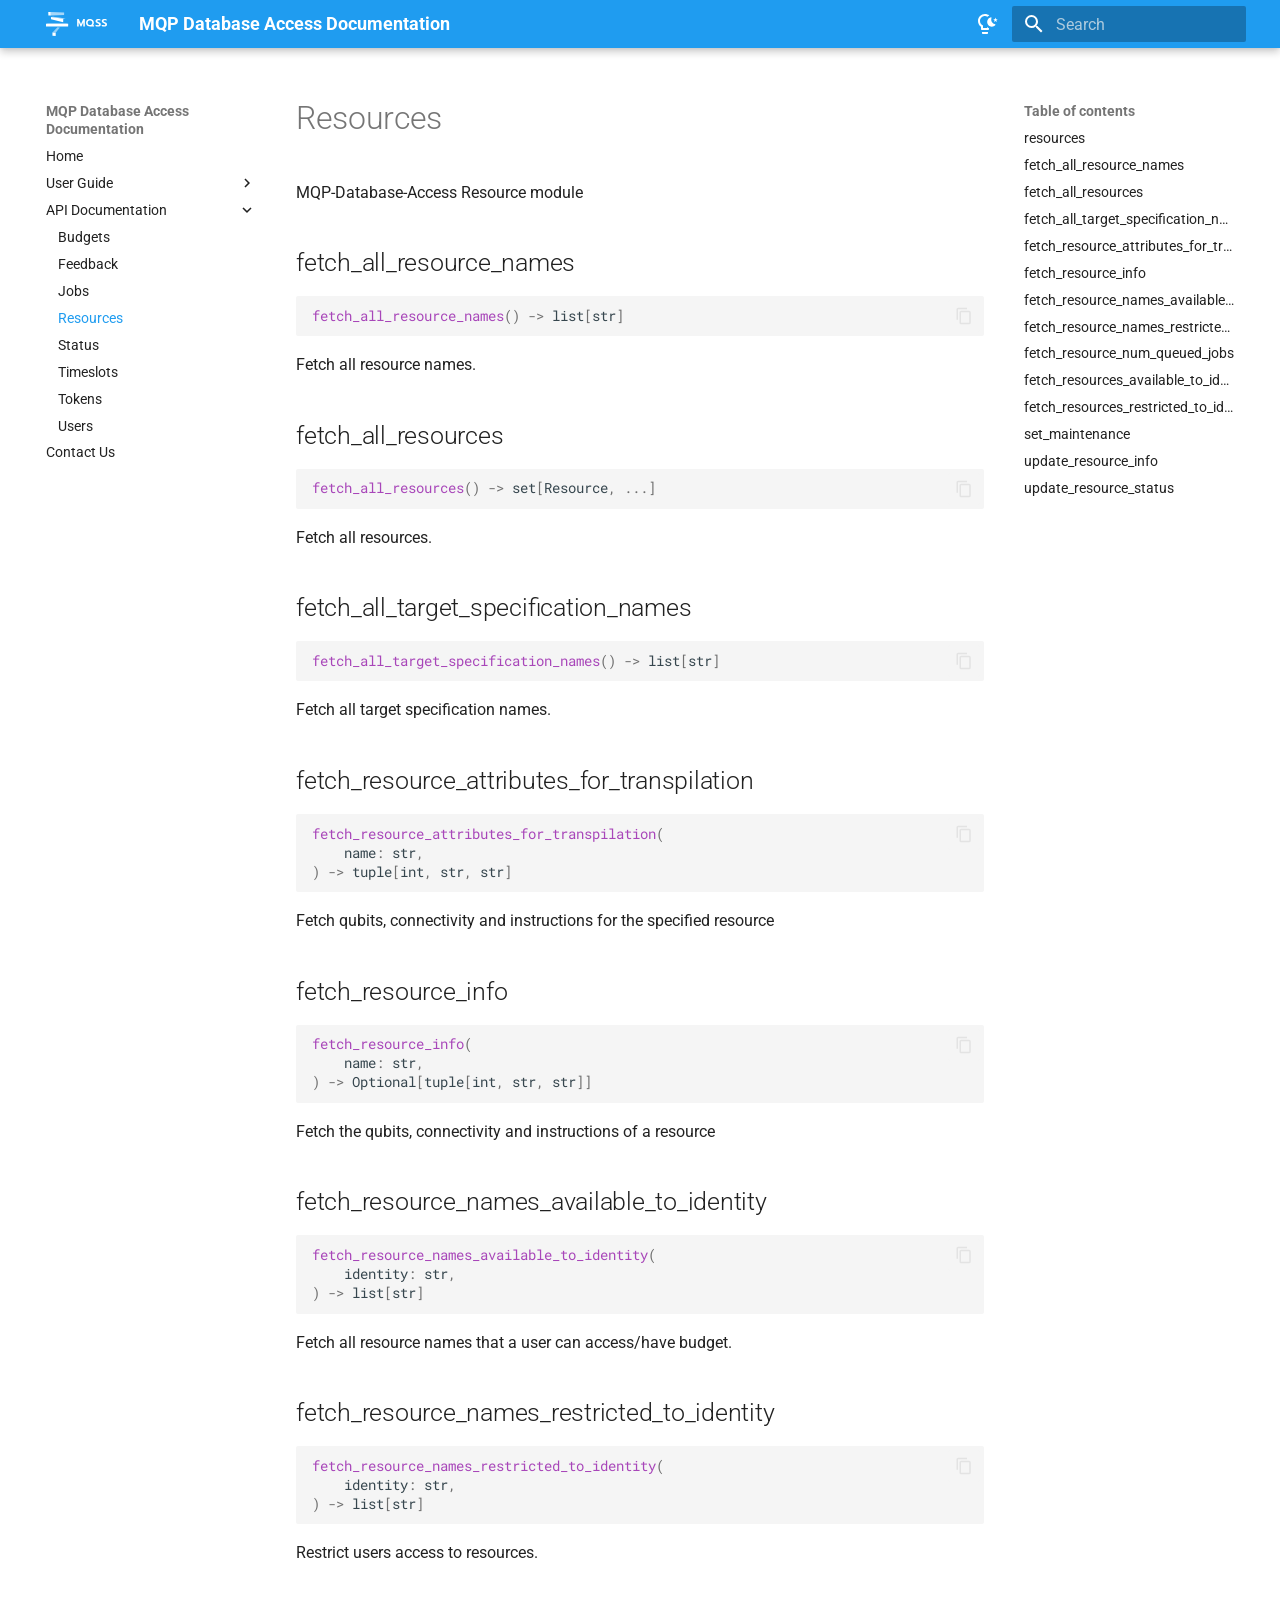
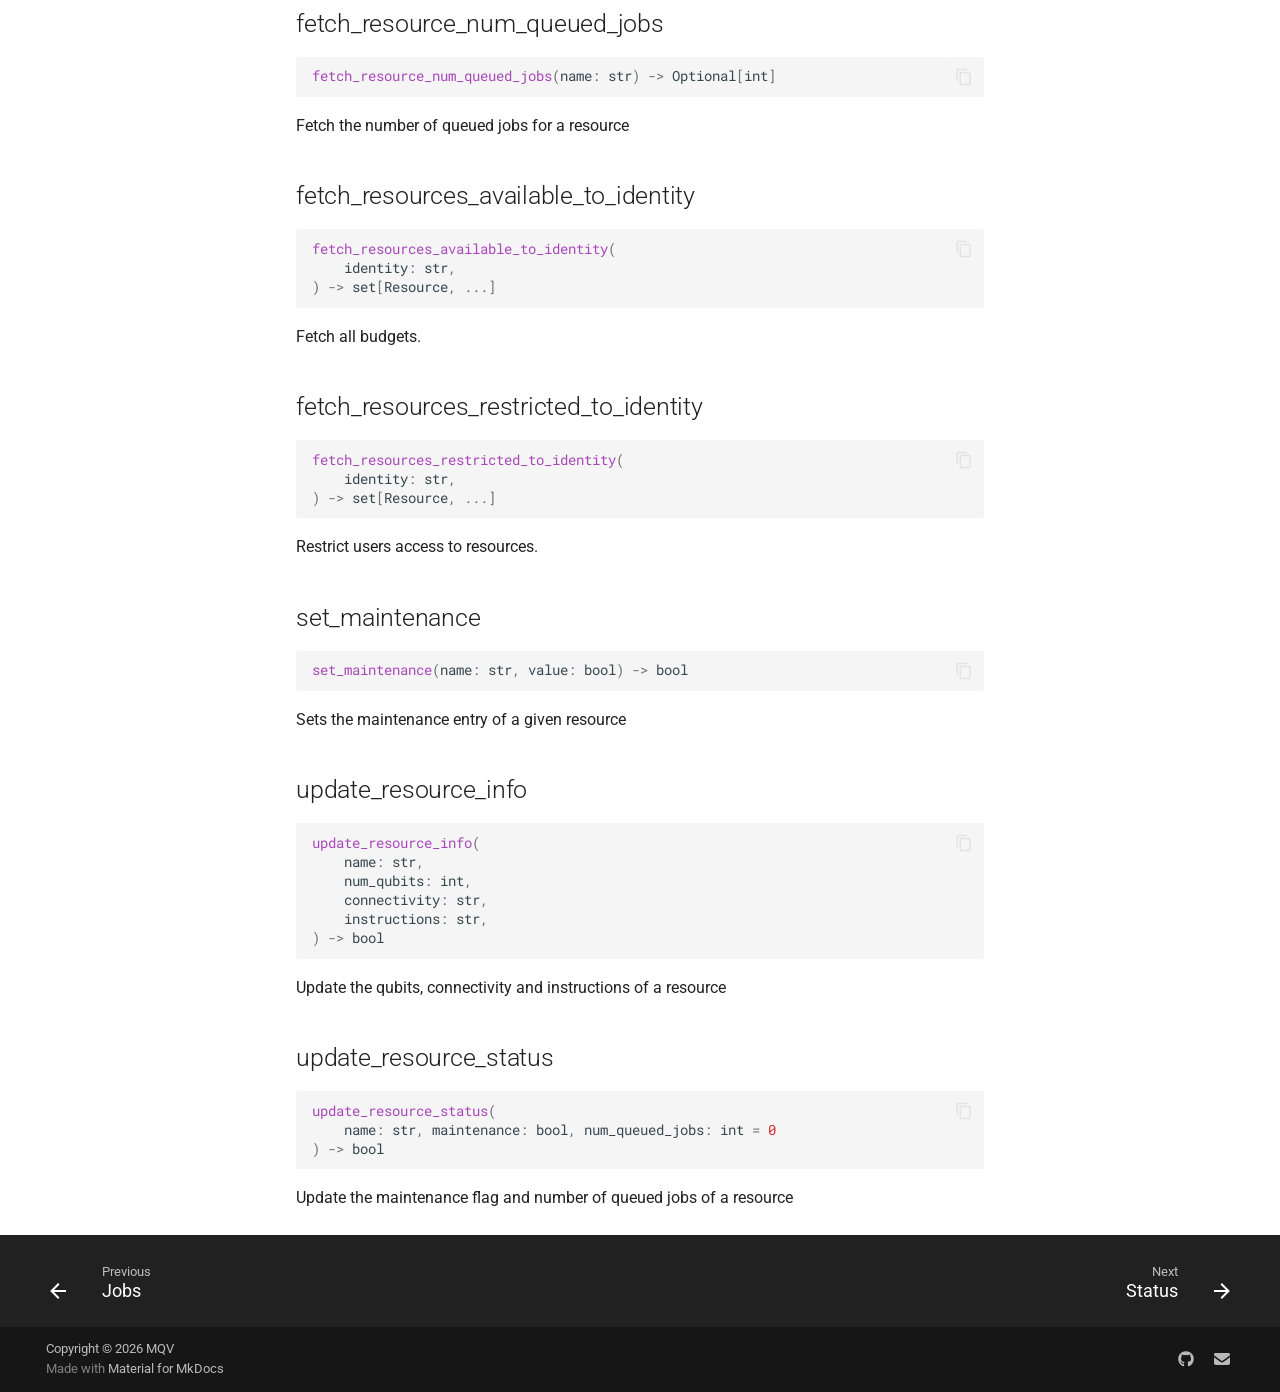
<file: api/resources/index.html>
<!doctype html>
<html lang="en" class="no-js">
  <head>
    
      <meta charset="utf-8">
      <meta name="viewport" content="width=device-width,initial-scale=1">
      
      
      
      
        <link rel="prev" href="../jobs/">
      
      
        <link rel="next" href="../status/">
      
      
        
      
      
      <link rel="icon" href="../../assets/images/favicon.png">
      <meta name="generator" content="mkdocs-1.6.1, mkdocs-material-9.7.6">
    
    
      
        <title>Resources - MQP Database Access Documentation</title>
      
    
    
      <link rel="stylesheet" href="../../assets/stylesheets/main.484c7ddc.min.css">
      
        
        <link rel="stylesheet" href="../../assets/stylesheets/palette.ab4e12ef.min.css">
      
      


    
    
      
    
    
      
        
        
        <link rel="preconnect" href="https://fonts.gstatic.com" crossorigin>
        <link rel="stylesheet" href="https://fonts.googleapis.com/css?family=Roboto:300,300i,400,400i,700,700i%7CRoboto+Mono:400,400i,700,700i&display=fallback">
        <style>:root{--md-text-font:"Roboto";--md-code-font:"Roboto Mono"}</style>
      
    
    
      <link rel="stylesheet" href="../../assets/_mkdocstrings.css">
    
      <link rel="stylesheet" href="../../css/extra.css">
    
    <script>__md_scope=new URL("../..",location),__md_hash=e=>[...e].reduce(((e,_)=>(e<<5)-e+_.charCodeAt(0)),0),__md_get=(e,_=localStorage,t=__md_scope)=>JSON.parse(_.getItem(t.pathname+"."+e)),__md_set=(e,_,t=localStorage,a=__md_scope)=>{try{t.setItem(a.pathname+"."+e,JSON.stringify(_))}catch(e){}}</script>
    
      

    
    
  </head>
  
  
    
    
      
    
    
    
    
    <body dir="ltr" data-md-color-scheme="default" data-md-color-primary="custom" data-md-color-accent="deep-purple">
  
    
    <input class="md-toggle" data-md-toggle="drawer" type="checkbox" id="__drawer" autocomplete="off">
    <input class="md-toggle" data-md-toggle="search" type="checkbox" id="__search" autocomplete="off">
    <label class="md-overlay" for="__drawer"></label>
    <div data-md-component="skip">
      
        
        <a href="#resources" class="md-skip">
          Skip to content
        </a>
      
    </div>
    <div data-md-component="announce">
      
    </div>
    
    
      

  

<header class="md-header md-header--shadow" data-md-component="header">
  <nav class="md-header__inner md-grid" aria-label="Header">
    <a href="../.." title="MQP Database Access Documentation" class="md-header__button md-logo" aria-label="MQP Database Access Documentation" data-md-component="logo">
      
  <img src="../../img/mqss_logo_white.svg" alt="logo">

    </a>
    <label class="md-header__button md-icon" for="__drawer">
      
      <svg xmlns="http://www.w3.org/2000/svg" viewBox="0 0 24 24"><path d="M3 6h18v2H3zm0 5h18v2H3zm0 5h18v2H3z"/></svg>
    </label>
    <div class="md-header__title" data-md-component="header-title">
      <div class="md-header__ellipsis">
        <div class="md-header__topic">
          <span class="md-ellipsis">
            MQP Database Access Documentation
          </span>
        </div>
        <div class="md-header__topic" data-md-component="header-topic">
          <span class="md-ellipsis">
            
              Resources
            
          </span>
        </div>
      </div>
    </div>
    
      
        <form class="md-header__option" data-md-component="palette">
  
    
    
    
    <input class="md-option" data-md-color-media="" data-md-color-scheme="default" data-md-color-primary="custom" data-md-color-accent="deep-purple"  aria-label="Light mode"  type="radio" name="__palette" id="__palette_0">
    
      <label class="md-header__button md-icon" title="Light mode" for="__palette_1" hidden>
        <svg xmlns="http://www.w3.org/2000/svg" viewBox="0 0 24 24"><path d="M6 20h6v1c0 .55-.45 1-1 1H7c-.55 0-1-.45-1-1zm5-5.11V16H7v-2.42C5.23 12.81 4 11.05 4 9c0-2.76 2.24-5 5-5 .9 0 1.73.26 2.46.67.54-.47 1.2-.86 1.89-1.17C12.16 2.57 10.65 2 9 2 5.13 2 2 5.13 2 9c0 2.38 1.19 4.47 3 5.74V17c0 .55.45 1 1 1h6c.55 0 1-.45 1-1v-.68c-.75-.36-1.43-.82-2-1.43m9.92-4.95-.5-1.64 1.3-1.08-1.68-.04-.63-1.58-.56 1.61-1.68.11 1.33 1.03-.4 1.65 1.4-.97zm-1.8 2.31a4.62 4.62 0 0 1-3.27-2.28c-.73-1.26-.8-2.72-.35-4 .14-.34-.16-.68-.5-.63-3.44.66-5 4.79-2.78 7.61 1.81 2.24 5.28 2.32 7.17.05.23-.26.08-.7-.27-.75"/></svg>
      </label>
    
  
    
    
    
    <input class="md-option" data-md-color-media="" data-md-color-scheme="slate" data-md-color-primary="indigo" data-md-color-accent="deep-orange"  aria-label="Dark mode"  type="radio" name="__palette" id="__palette_1">
    
      <label class="md-header__button md-icon" title="Dark mode" for="__palette_0" hidden>
        <svg xmlns="http://www.w3.org/2000/svg" viewBox="0 0 24 24"><path d="M20 11h3v2h-3zM1 11h3v2H1zM13 1v3h-2V1zM4.92 3.5l2.13 2.14-1.42 1.41L3.5 4.93zm12.03 2.13 2.12-2.13 1.43 1.43-2.13 2.12zM12 6a6 6 0 0 1 6 6c0 2.22-1.21 4.16-3 5.2V19a1 1 0 0 1-1 1h-4a1 1 0 0 1-1-1v-1.8c-1.79-1.04-3-2.98-3-5.2a6 6 0 0 1 6-6m2 15v1a1 1 0 0 1-1 1h-2a1 1 0 0 1-1-1v-1zm-3-3h2v-2.13c1.73-.44 3-2.01 3-3.87a4 4 0 0 0-4-4 4 4 0 0 0-4 4c0 1.86 1.27 3.43 3 3.87z"/></svg>
      </label>
    
  
</form>
      
    
    
      <script>var palette=__md_get("__palette");if(palette&&palette.color){if("(prefers-color-scheme)"===palette.color.media){var media=matchMedia("(prefers-color-scheme: light)"),input=document.querySelector(media.matches?"[data-md-color-media='(prefers-color-scheme: light)']":"[data-md-color-media='(prefers-color-scheme: dark)']");palette.color.media=input.getAttribute("data-md-color-media"),palette.color.scheme=input.getAttribute("data-md-color-scheme"),palette.color.primary=input.getAttribute("data-md-color-primary"),palette.color.accent=input.getAttribute("data-md-color-accent")}for(var[key,value]of Object.entries(palette.color))document.body.setAttribute("data-md-color-"+key,value)}</script>
    
    
    
      
      
        <label class="md-header__button md-icon" for="__search">
          
          <svg xmlns="http://www.w3.org/2000/svg" viewBox="0 0 24 24"><path d="M9.5 3A6.5 6.5 0 0 1 16 9.5c0 1.61-.59 3.09-1.56 4.23l.27.27h.79l5 5-1.5 1.5-5-5v-.79l-.27-.27A6.52 6.52 0 0 1 9.5 16 6.5 6.5 0 0 1 3 9.5 6.5 6.5 0 0 1 9.5 3m0 2C7 5 5 7 5 9.5S7 14 9.5 14 14 12 14 9.5 12 5 9.5 5"/></svg>
        </label>
        <div class="md-search" data-md-component="search" role="dialog">
  <label class="md-search__overlay" for="__search"></label>
  <div class="md-search__inner" role="search">
    <form class="md-search__form" name="search">
      <input type="text" class="md-search__input" name="query" aria-label="Search" placeholder="Search" autocapitalize="off" autocorrect="off" autocomplete="off" spellcheck="false" data-md-component="search-query" required>
      <label class="md-search__icon md-icon" for="__search">
        
        <svg xmlns="http://www.w3.org/2000/svg" viewBox="0 0 24 24"><path d="M9.5 3A6.5 6.5 0 0 1 16 9.5c0 1.61-.59 3.09-1.56 4.23l.27.27h.79l5 5-1.5 1.5-5-5v-.79l-.27-.27A6.52 6.52 0 0 1 9.5 16 6.5 6.5 0 0 1 3 9.5 6.5 6.5 0 0 1 9.5 3m0 2C7 5 5 7 5 9.5S7 14 9.5 14 14 12 14 9.5 12 5 9.5 5"/></svg>
        
        <svg xmlns="http://www.w3.org/2000/svg" viewBox="0 0 24 24"><path d="M20 11v2H8l5.5 5.5-1.42 1.42L4.16 12l7.92-7.92L13.5 5.5 8 11z"/></svg>
      </label>
      <nav class="md-search__options" aria-label="Search">
        
        <button type="reset" class="md-search__icon md-icon" title="Clear" aria-label="Clear" tabindex="-1">
          
          <svg xmlns="http://www.w3.org/2000/svg" viewBox="0 0 24 24"><path d="M19 6.41 17.59 5 12 10.59 6.41 5 5 6.41 10.59 12 5 17.59 6.41 19 12 13.41 17.59 19 19 17.59 13.41 12z"/></svg>
        </button>
      </nav>
      
    </form>
    <div class="md-search__output">
      <div class="md-search__scrollwrap" tabindex="0" data-md-scrollfix>
        <div class="md-search-result" data-md-component="search-result">
          <div class="md-search-result__meta">
            Initializing search
          </div>
          <ol class="md-search-result__list" role="presentation"></ol>
        </div>
      </div>
    </div>
  </div>
</div>
      
    
    
  </nav>
  
</header>
    
    <div class="md-container" data-md-component="container">
      
      
        
          
        
      
      <main class="md-main" data-md-component="main">
        <div class="md-main__inner md-grid">
          
            
              
              <div class="md-sidebar md-sidebar--primary" data-md-component="sidebar" data-md-type="navigation" >
                <div class="md-sidebar__scrollwrap">
                  <div class="md-sidebar__inner">
                    



<nav class="md-nav md-nav--primary" aria-label="Navigation" data-md-level="0">
  <label class="md-nav__title" for="__drawer">
    <a href="../.." title="MQP Database Access Documentation" class="md-nav__button md-logo" aria-label="MQP Database Access Documentation" data-md-component="logo">
      
  <img src="../../img/mqss_logo_white.svg" alt="logo">

    </a>
    MQP Database Access Documentation
  </label>
  
  <ul class="md-nav__list" data-md-scrollfix>
    
      
      
  
  
  
  
    <li class="md-nav__item">
      <a href="../.." class="md-nav__link">
        
  
  
  <span class="md-ellipsis">
    
  
    Home
  

    
  </span>
  
  

      </a>
    </li>
  

    
      
      
  
  
  
  
    
    
    
    
    
    <li class="md-nav__item md-nav__item--nested">
      
        
        
        <input class="md-nav__toggle md-toggle " type="checkbox" id="__nav_2" >
        
          
          <label class="md-nav__link" for="__nav_2" id="__nav_2_label" tabindex="0">
            
  
  
  <span class="md-ellipsis">
    
  
    User Guide
  

    
  </span>
  
  

            <span class="md-nav__icon md-icon"></span>
          </label>
        
        <nav class="md-nav" data-md-level="1" aria-labelledby="__nav_2_label" aria-expanded="false">
          <label class="md-nav__title" for="__nav_2">
            <span class="md-nav__icon md-icon"></span>
            
  
    User Guide
  

          </label>
          <ul class="md-nav__list" data-md-scrollfix>
            
              
                
  
  
  
  
    <li class="md-nav__item">
      <a href="../../user_guide/getting_started/" class="md-nav__link">
        
  
  
  <span class="md-ellipsis">
    
  
    Getting Started
  

    
  </span>
  
  

      </a>
    </li>
  

              
            
              
                
  
  
  
  
    <li class="md-nav__item">
      <a href="../../user_guide/development_guide/" class="md-nav__link">
        
  
  
  <span class="md-ellipsis">
    
  
    Development Guide
  

    
  </span>
  
  

      </a>
    </li>
  

              
            
          </ul>
        </nav>
      
    </li>
  

    
      
      
  
  
    
  
  
  
    
    
    
    
    
    <li class="md-nav__item md-nav__item--active md-nav__item--nested">
      
        
        
        <input class="md-nav__toggle md-toggle " type="checkbox" id="__nav_3" checked>
        
          
          <label class="md-nav__link" for="__nav_3" id="__nav_3_label" tabindex="0">
            
  
  
  <span class="md-ellipsis">
    
  
    API Documentation
  

    
  </span>
  
  

            <span class="md-nav__icon md-icon"></span>
          </label>
        
        <nav class="md-nav" data-md-level="1" aria-labelledby="__nav_3_label" aria-expanded="true">
          <label class="md-nav__title" for="__nav_3">
            <span class="md-nav__icon md-icon"></span>
            
  
    API Documentation
  

          </label>
          <ul class="md-nav__list" data-md-scrollfix>
            
              
                
  
  
  
  
    <li class="md-nav__item">
      <a href="../budgets/" class="md-nav__link">
        
  
  
  <span class="md-ellipsis">
    
  
    Budgets
  

    
  </span>
  
  

      </a>
    </li>
  

              
            
              
                
  
  
  
  
    <li class="md-nav__item">
      <a href="../feedback/" class="md-nav__link">
        
  
  
  <span class="md-ellipsis">
    
  
    Feedback
  

    
  </span>
  
  

      </a>
    </li>
  

              
            
              
                
  
  
  
  
    <li class="md-nav__item">
      <a href="../jobs/" class="md-nav__link">
        
  
  
  <span class="md-ellipsis">
    
  
    Jobs
  

    
  </span>
  
  

      </a>
    </li>
  

              
            
              
                
  
  
    
  
  
  
    <li class="md-nav__item md-nav__item--active">
      
      <input class="md-nav__toggle md-toggle" type="checkbox" id="__toc">
      
      
        
      
      
        <label class="md-nav__link md-nav__link--active" for="__toc">
          
  
  
  <span class="md-ellipsis">
    
  
    Resources
  

    
  </span>
  
  

          <span class="md-nav__icon md-icon"></span>
        </label>
      
      <a href="./" class="md-nav__link md-nav__link--active">
        
  
  
  <span class="md-ellipsis">
    
  
    Resources
  

    
  </span>
  
  

      </a>
      
        

<nav class="md-nav md-nav--secondary" aria-label="Table of contents">
  
  
  
    
  
  
    <label class="md-nav__title" for="__toc">
      <span class="md-nav__icon md-icon"></span>
      Table of contents
    </label>
    <ul class="md-nav__list" data-md-component="toc" data-md-scrollfix>
      
        <li class="md-nav__item">
  <a href="#bqp_database_access.resources" class="md-nav__link">
    <span class="md-ellipsis">
      
        resources
      
    </span>
  </a>
  
</li>
      
        <li class="md-nav__item">
  <a href="#bqp_database_access.resources.fetch_all_resource_names" class="md-nav__link">
    <span class="md-ellipsis">
      
        fetch_all_resource_names
      
    </span>
  </a>
  
</li>
      
        <li class="md-nav__item">
  <a href="#bqp_database_access.resources.fetch_all_resources" class="md-nav__link">
    <span class="md-ellipsis">
      
        fetch_all_resources
      
    </span>
  </a>
  
</li>
      
        <li class="md-nav__item">
  <a href="#bqp_database_access.resources.fetch_all_target_specification_names" class="md-nav__link">
    <span class="md-ellipsis">
      
        fetch_all_target_specification_names
      
    </span>
  </a>
  
</li>
      
        <li class="md-nav__item">
  <a href="#bqp_database_access.resources.fetch_resource_attributes_for_transpilation" class="md-nav__link">
    <span class="md-ellipsis">
      
        fetch_resource_attributes_for_transpilation
      
    </span>
  </a>
  
</li>
      
        <li class="md-nav__item">
  <a href="#bqp_database_access.resources.fetch_resource_info" class="md-nav__link">
    <span class="md-ellipsis">
      
        fetch_resource_info
      
    </span>
  </a>
  
</li>
      
        <li class="md-nav__item">
  <a href="#bqp_database_access.resources.fetch_resource_names_available_to_identity" class="md-nav__link">
    <span class="md-ellipsis">
      
        fetch_resource_names_available_to_identity
      
    </span>
  </a>
  
</li>
      
        <li class="md-nav__item">
  <a href="#bqp_database_access.resources.fetch_resource_names_restricted_to_identity" class="md-nav__link">
    <span class="md-ellipsis">
      
        fetch_resource_names_restricted_to_identity
      
    </span>
  </a>
  
</li>
      
        <li class="md-nav__item">
  <a href="#bqp_database_access.resources.fetch_resource_num_queued_jobs" class="md-nav__link">
    <span class="md-ellipsis">
      
        fetch_resource_num_queued_jobs
      
    </span>
  </a>
  
</li>
      
        <li class="md-nav__item">
  <a href="#bqp_database_access.resources.fetch_resources_available_to_identity" class="md-nav__link">
    <span class="md-ellipsis">
      
        fetch_resources_available_to_identity
      
    </span>
  </a>
  
</li>
      
        <li class="md-nav__item">
  <a href="#bqp_database_access.resources.fetch_resources_restricted_to_identity" class="md-nav__link">
    <span class="md-ellipsis">
      
        fetch_resources_restricted_to_identity
      
    </span>
  </a>
  
</li>
      
        <li class="md-nav__item">
  <a href="#bqp_database_access.resources.set_maintenance" class="md-nav__link">
    <span class="md-ellipsis">
      
        set_maintenance
      
    </span>
  </a>
  
</li>
      
        <li class="md-nav__item">
  <a href="#bqp_database_access.resources.update_resource_info" class="md-nav__link">
    <span class="md-ellipsis">
      
        update_resource_info
      
    </span>
  </a>
  
</li>
      
        <li class="md-nav__item">
  <a href="#bqp_database_access.resources.update_resource_status" class="md-nav__link">
    <span class="md-ellipsis">
      
        update_resource_status
      
    </span>
  </a>
  
</li>
      
    </ul>
  
</nav>
      
    </li>
  

              
            
              
                
  
  
  
  
    <li class="md-nav__item">
      <a href="../status/" class="md-nav__link">
        
  
  
  <span class="md-ellipsis">
    
  
    Status
  

    
  </span>
  
  

      </a>
    </li>
  

              
            
              
                
  
  
  
  
    <li class="md-nav__item">
      <a href="../timeslots/" class="md-nav__link">
        
  
  
  <span class="md-ellipsis">
    
  
    Timeslots
  

    
  </span>
  
  

      </a>
    </li>
  

              
            
              
                
  
  
  
  
    <li class="md-nav__item">
      <a href="../tokens/" class="md-nav__link">
        
  
  
  <span class="md-ellipsis">
    
  
    Tokens
  

    
  </span>
  
  

      </a>
    </li>
  

              
            
              
                
  
  
  
  
    <li class="md-nav__item">
      <a href="../users/" class="md-nav__link">
        
  
  
  <span class="md-ellipsis">
    
  
    Users
  

    
  </span>
  
  

      </a>
    </li>
  

              
            
          </ul>
        </nav>
      
    </li>
  

    
      
      
  
  
  
  
    <li class="md-nav__item">
      <a href="../../contact/" class="md-nav__link">
        
  
  
  <span class="md-ellipsis">
    
  
    Contact Us
  

    
  </span>
  
  

      </a>
    </li>
  

    
  </ul>
</nav>
                  </div>
                </div>
              </div>
            
            
              
              <div class="md-sidebar md-sidebar--secondary" data-md-component="sidebar" data-md-type="toc" >
                <div class="md-sidebar__scrollwrap">
                  <div class="md-sidebar__inner">
                    

<nav class="md-nav md-nav--secondary" aria-label="Table of contents">
  
  
  
    
  
  
    <label class="md-nav__title" for="__toc">
      <span class="md-nav__icon md-icon"></span>
      Table of contents
    </label>
    <ul class="md-nav__list" data-md-component="toc" data-md-scrollfix>
      
        <li class="md-nav__item">
  <a href="#bqp_database_access.resources" class="md-nav__link">
    <span class="md-ellipsis">
      
        resources
      
    </span>
  </a>
  
</li>
      
        <li class="md-nav__item">
  <a href="#bqp_database_access.resources.fetch_all_resource_names" class="md-nav__link">
    <span class="md-ellipsis">
      
        fetch_all_resource_names
      
    </span>
  </a>
  
</li>
      
        <li class="md-nav__item">
  <a href="#bqp_database_access.resources.fetch_all_resources" class="md-nav__link">
    <span class="md-ellipsis">
      
        fetch_all_resources
      
    </span>
  </a>
  
</li>
      
        <li class="md-nav__item">
  <a href="#bqp_database_access.resources.fetch_all_target_specification_names" class="md-nav__link">
    <span class="md-ellipsis">
      
        fetch_all_target_specification_names
      
    </span>
  </a>
  
</li>
      
        <li class="md-nav__item">
  <a href="#bqp_database_access.resources.fetch_resource_attributes_for_transpilation" class="md-nav__link">
    <span class="md-ellipsis">
      
        fetch_resource_attributes_for_transpilation
      
    </span>
  </a>
  
</li>
      
        <li class="md-nav__item">
  <a href="#bqp_database_access.resources.fetch_resource_info" class="md-nav__link">
    <span class="md-ellipsis">
      
        fetch_resource_info
      
    </span>
  </a>
  
</li>
      
        <li class="md-nav__item">
  <a href="#bqp_database_access.resources.fetch_resource_names_available_to_identity" class="md-nav__link">
    <span class="md-ellipsis">
      
        fetch_resource_names_available_to_identity
      
    </span>
  </a>
  
</li>
      
        <li class="md-nav__item">
  <a href="#bqp_database_access.resources.fetch_resource_names_restricted_to_identity" class="md-nav__link">
    <span class="md-ellipsis">
      
        fetch_resource_names_restricted_to_identity
      
    </span>
  </a>
  
</li>
      
        <li class="md-nav__item">
  <a href="#bqp_database_access.resources.fetch_resource_num_queued_jobs" class="md-nav__link">
    <span class="md-ellipsis">
      
        fetch_resource_num_queued_jobs
      
    </span>
  </a>
  
</li>
      
        <li class="md-nav__item">
  <a href="#bqp_database_access.resources.fetch_resources_available_to_identity" class="md-nav__link">
    <span class="md-ellipsis">
      
        fetch_resources_available_to_identity
      
    </span>
  </a>
  
</li>
      
        <li class="md-nav__item">
  <a href="#bqp_database_access.resources.fetch_resources_restricted_to_identity" class="md-nav__link">
    <span class="md-ellipsis">
      
        fetch_resources_restricted_to_identity
      
    </span>
  </a>
  
</li>
      
        <li class="md-nav__item">
  <a href="#bqp_database_access.resources.set_maintenance" class="md-nav__link">
    <span class="md-ellipsis">
      
        set_maintenance
      
    </span>
  </a>
  
</li>
      
        <li class="md-nav__item">
  <a href="#bqp_database_access.resources.update_resource_info" class="md-nav__link">
    <span class="md-ellipsis">
      
        update_resource_info
      
    </span>
  </a>
  
</li>
      
        <li class="md-nav__item">
  <a href="#bqp_database_access.resources.update_resource_status" class="md-nav__link">
    <span class="md-ellipsis">
      
        update_resource_status
      
    </span>
  </a>
  
</li>
      
    </ul>
  
</nav>
                  </div>
                </div>
              </div>
            
          
          
            <div class="md-content" data-md-component="content">
              
              <article class="md-content__inner md-typeset">
                
                  



<h1 id="resources">Resources<a class="headerlink" href="#resources" title="Permanent link">&para;</a></h1>


<div class="doc doc-object doc-module">



<a id="bqp_database_access.resources"></a>
    <div class="doc doc-contents first">

        <p>MQP-Database-Access Resource module</p>










<div class="doc doc-children">










<div class="doc doc-object doc-function">


<h2 id="bqp_database_access.resources.fetch_all_resource_names" class="doc doc-heading">
            <span class="doc doc-object-name doc-function-name">fetch_all_resource_names</span>


<a href="#bqp_database_access.resources.fetch_all_resource_names" class="headerlink" title="Permanent link">&para;</a></h2>
<div class="doc-signature highlight"><pre><span></span><code><span class="nf">fetch_all_resource_names</span><span class="p">()</span> <span class="o">-&gt;</span> <span class="n"><span title="list">list</span></span><span class="p">[</span><span class="n"><span title="str">str</span></span><span class="p">]</span>
</code></pre></div>

    <div class="doc doc-contents ">

        <p>Fetch all resource names.</p>


    </div>

</div>

<div class="doc doc-object doc-function">


<h2 id="bqp_database_access.resources.fetch_all_resources" class="doc doc-heading">
            <span class="doc doc-object-name doc-function-name">fetch_all_resources</span>


<a href="#bqp_database_access.resources.fetch_all_resources" class="headerlink" title="Permanent link">&para;</a></h2>
<div class="doc-signature highlight"><pre><span></span><code><span class="nf">fetch_all_resources</span><span class="p">()</span> <span class="o">-&gt;</span> <span class="n"><span title="set">set</span></span><span class="p">[</span><span class="n"><span title="Resource">Resource</span></span><span class="p">,</span> <span class="o">...</span><span class="p">]</span>
</code></pre></div>

    <div class="doc doc-contents ">

        <p>Fetch all resources.</p>


    </div>

</div>

<div class="doc doc-object doc-function">


<h2 id="bqp_database_access.resources.fetch_all_target_specification_names" class="doc doc-heading">
            <span class="doc doc-object-name doc-function-name">fetch_all_target_specification_names</span>


<a href="#bqp_database_access.resources.fetch_all_target_specification_names" class="headerlink" title="Permanent link">&para;</a></h2>
<div class="doc-signature highlight"><pre><span></span><code><span class="nf">fetch_all_target_specification_names</span><span class="p">()</span> <span class="o">-&gt;</span> <span class="n"><span title="list">list</span></span><span class="p">[</span><span class="n"><span title="str">str</span></span><span class="p">]</span>
</code></pre></div>

    <div class="doc doc-contents ">

        <p>Fetch all target specification names.</p>


    </div>

</div>

<div class="doc doc-object doc-function">


<h2 id="bqp_database_access.resources.fetch_resource_attributes_for_transpilation" class="doc doc-heading">
            <span class="doc doc-object-name doc-function-name">fetch_resource_attributes_for_transpilation</span>


<a href="#bqp_database_access.resources.fetch_resource_attributes_for_transpilation" class="headerlink" title="Permanent link">&para;</a></h2>
<div class="doc-signature highlight"><pre><span></span><code><span class="nf">fetch_resource_attributes_for_transpilation</span><span class="p">(</span>
    <span class="n">name</span><span class="p">:</span> <span class="n"><span title="str">str</span></span><span class="p">,</span>
<span class="p">)</span> <span class="o">-&gt;</span> <span class="n"><span title="tuple">tuple</span></span><span class="p">[</span><span class="n"><span title="int">int</span></span><span class="p">,</span> <span class="n"><span title="str">str</span></span><span class="p">,</span> <span class="n"><span title="str">str</span></span><span class="p">]</span>
</code></pre></div>

    <div class="doc doc-contents ">

        <p>Fetch qubits, connectivity and instructions for the specified resource</p>


    </div>

</div>

<div class="doc doc-object doc-function">


<h2 id="bqp_database_access.resources.fetch_resource_info" class="doc doc-heading">
            <span class="doc doc-object-name doc-function-name">fetch_resource_info</span>


<a href="#bqp_database_access.resources.fetch_resource_info" class="headerlink" title="Permanent link">&para;</a></h2>
<div class="doc-signature highlight"><pre><span></span><code><span class="nf">fetch_resource_info</span><span class="p">(</span>
    <span class="n">name</span><span class="p">:</span> <span class="n"><span title="str">str</span></span><span class="p">,</span>
<span class="p">)</span> <span class="o">-&gt;</span> <span class="n"><span title="typing.Optional">Optional</span></span><span class="p">[</span><span class="n"><span title="tuple">tuple</span></span><span class="p">[</span><span class="n"><span title="int">int</span></span><span class="p">,</span> <span class="n"><span title="str">str</span></span><span class="p">,</span> <span class="n"><span title="str">str</span></span><span class="p">]]</span>
</code></pre></div>

    <div class="doc doc-contents ">

        <p>Fetch the qubits, connectivity and instructions of a resource</p>


    </div>

</div>

<div class="doc doc-object doc-function">


<h2 id="bqp_database_access.resources.fetch_resource_names_available_to_identity" class="doc doc-heading">
            <span class="doc doc-object-name doc-function-name">fetch_resource_names_available_to_identity</span>


<a href="#bqp_database_access.resources.fetch_resource_names_available_to_identity" class="headerlink" title="Permanent link">&para;</a></h2>
<div class="doc-signature highlight"><pre><span></span><code><span class="nf">fetch_resource_names_available_to_identity</span><span class="p">(</span>
    <span class="n">identity</span><span class="p">:</span> <span class="n"><span title="str">str</span></span><span class="p">,</span>
<span class="p">)</span> <span class="o">-&gt;</span> <span class="n"><span title="list">list</span></span><span class="p">[</span><span class="n"><span title="str">str</span></span><span class="p">]</span>
</code></pre></div>

    <div class="doc doc-contents ">

        <p>Fetch all resource names that a user can access/have budget.</p>


    </div>

</div>

<div class="doc doc-object doc-function">


<h2 id="bqp_database_access.resources.fetch_resource_names_restricted_to_identity" class="doc doc-heading">
            <span class="doc doc-object-name doc-function-name">fetch_resource_names_restricted_to_identity</span>


<a href="#bqp_database_access.resources.fetch_resource_names_restricted_to_identity" class="headerlink" title="Permanent link">&para;</a></h2>
<div class="doc-signature highlight"><pre><span></span><code><span class="nf">fetch_resource_names_restricted_to_identity</span><span class="p">(</span>
    <span class="n">identity</span><span class="p">:</span> <span class="n"><span title="str">str</span></span><span class="p">,</span>
<span class="p">)</span> <span class="o">-&gt;</span> <span class="n"><span title="list">list</span></span><span class="p">[</span><span class="n"><span title="str">str</span></span><span class="p">]</span>
</code></pre></div>

    <div class="doc doc-contents ">

        <p>Restrict users access to resources.</p>


    </div>

</div>

<div class="doc doc-object doc-function">


<h2 id="bqp_database_access.resources.fetch_resource_num_queued_jobs" class="doc doc-heading">
            <span class="doc doc-object-name doc-function-name">fetch_resource_num_queued_jobs</span>


<a href="#bqp_database_access.resources.fetch_resource_num_queued_jobs" class="headerlink" title="Permanent link">&para;</a></h2>
<div class="doc-signature highlight"><pre><span></span><code><span class="nf">fetch_resource_num_queued_jobs</span><span class="p">(</span><span class="n">name</span><span class="p">:</span> <span class="n"><span title="str">str</span></span><span class="p">)</span> <span class="o">-&gt;</span> <span class="n"><span title="typing.Optional">Optional</span></span><span class="p">[</span><span class="n"><span title="int">int</span></span><span class="p">]</span>
</code></pre></div>

    <div class="doc doc-contents ">

        <p>Fetch the number of queued jobs for a resource</p>


    </div>

</div>

<div class="doc doc-object doc-function">


<h2 id="bqp_database_access.resources.fetch_resources_available_to_identity" class="doc doc-heading">
            <span class="doc doc-object-name doc-function-name">fetch_resources_available_to_identity</span>


<a href="#bqp_database_access.resources.fetch_resources_available_to_identity" class="headerlink" title="Permanent link">&para;</a></h2>
<div class="doc-signature highlight"><pre><span></span><code><span class="nf">fetch_resources_available_to_identity</span><span class="p">(</span>
    <span class="n">identity</span><span class="p">:</span> <span class="n"><span title="str">str</span></span><span class="p">,</span>
<span class="p">)</span> <span class="o">-&gt;</span> <span class="n"><span title="set">set</span></span><span class="p">[</span><span class="n"><span title="Resource">Resource</span></span><span class="p">,</span> <span class="o">...</span><span class="p">]</span>
</code></pre></div>

    <div class="doc doc-contents ">

        <p>Fetch all budgets.</p>


    </div>

</div>

<div class="doc doc-object doc-function">


<h2 id="bqp_database_access.resources.fetch_resources_restricted_to_identity" class="doc doc-heading">
            <span class="doc doc-object-name doc-function-name">fetch_resources_restricted_to_identity</span>


<a href="#bqp_database_access.resources.fetch_resources_restricted_to_identity" class="headerlink" title="Permanent link">&para;</a></h2>
<div class="doc-signature highlight"><pre><span></span><code><span class="nf">fetch_resources_restricted_to_identity</span><span class="p">(</span>
    <span class="n">identity</span><span class="p">:</span> <span class="n"><span title="str">str</span></span><span class="p">,</span>
<span class="p">)</span> <span class="o">-&gt;</span> <span class="n"><span title="set">set</span></span><span class="p">[</span><span class="n"><span title="Resource">Resource</span></span><span class="p">,</span> <span class="o">...</span><span class="p">]</span>
</code></pre></div>

    <div class="doc doc-contents ">

        <p>Restrict users access to resources.</p>


    </div>

</div>

<div class="doc doc-object doc-function">


<h2 id="bqp_database_access.resources.set_maintenance" class="doc doc-heading">
            <span class="doc doc-object-name doc-function-name">set_maintenance</span>


<a href="#bqp_database_access.resources.set_maintenance" class="headerlink" title="Permanent link">&para;</a></h2>
<div class="doc-signature highlight"><pre><span></span><code><span class="nf">set_maintenance</span><span class="p">(</span><span class="n">name</span><span class="p">:</span> <span class="n"><span title="str">str</span></span><span class="p">,</span> <span class="n">value</span><span class="p">:</span> <span class="n"><span title="bool">bool</span></span><span class="p">)</span> <span class="o">-&gt;</span> <span class="n"><span title="bool">bool</span></span>
</code></pre></div>

    <div class="doc doc-contents ">

        <p>Sets the maintenance entry of a given resource</p>


    </div>

</div>

<div class="doc doc-object doc-function">


<h2 id="bqp_database_access.resources.update_resource_info" class="doc doc-heading">
            <span class="doc doc-object-name doc-function-name">update_resource_info</span>


<a href="#bqp_database_access.resources.update_resource_info" class="headerlink" title="Permanent link">&para;</a></h2>
<div class="doc-signature highlight"><pre><span></span><code><span class="nf">update_resource_info</span><span class="p">(</span>
    <span class="n">name</span><span class="p">:</span> <span class="n"><span title="str">str</span></span><span class="p">,</span>
    <span class="n">num_qubits</span><span class="p">:</span> <span class="n"><span title="int">int</span></span><span class="p">,</span>
    <span class="n">connectivity</span><span class="p">:</span> <span class="n"><span title="str">str</span></span><span class="p">,</span>
    <span class="n">instructions</span><span class="p">:</span> <span class="n"><span title="str">str</span></span><span class="p">,</span>
<span class="p">)</span> <span class="o">-&gt;</span> <span class="n"><span title="bool">bool</span></span>
</code></pre></div>

    <div class="doc doc-contents ">

        <p>Update the qubits, connectivity and instructions of a resource</p>


    </div>

</div>

<div class="doc doc-object doc-function">


<h2 id="bqp_database_access.resources.update_resource_status" class="doc doc-heading">
            <span class="doc doc-object-name doc-function-name">update_resource_status</span>


<a href="#bqp_database_access.resources.update_resource_status" class="headerlink" title="Permanent link">&para;</a></h2>
<div class="doc-signature highlight"><pre><span></span><code><span class="nf">update_resource_status</span><span class="p">(</span>
    <span class="n">name</span><span class="p">:</span> <span class="n"><span title="str">str</span></span><span class="p">,</span> <span class="n">maintenance</span><span class="p">:</span> <span class="n"><span title="bool">bool</span></span><span class="p">,</span> <span class="n">num_queued_jobs</span><span class="p">:</span> <span class="n"><span title="int">int</span></span> <span class="o">=</span> <span class="mi">0</span>
<span class="p">)</span> <span class="o">-&gt;</span> <span class="n"><span title="bool">bool</span></span>
</code></pre></div>

    <div class="doc doc-contents ">

        <p>Update the maintenance flag and number of queued jobs of a resource</p>


    </div>

</div>



  </div>

    </div>

</div>












                
              </article>
            </div>
          
          
<script>var target=document.getElementById(location.hash.slice(1));target&&target.name&&(target.checked=target.name.startsWith("__tabbed_"))</script>
        </div>
        
      </main>
      
        <footer class="md-footer">
  
    
      
      <nav class="md-footer__inner md-grid" aria-label="Footer" >
        
          
          <a href="../jobs/" class="md-footer__link md-footer__link--prev" aria-label="Previous: Jobs">
            <div class="md-footer__button md-icon">
              
              <svg xmlns="http://www.w3.org/2000/svg" viewBox="0 0 24 24"><path d="M20 11v2H8l5.5 5.5-1.42 1.42L4.16 12l7.92-7.92L13.5 5.5 8 11z"/></svg>
            </div>
            <div class="md-footer__title">
              <span class="md-footer__direction">
                Previous
              </span>
              <div class="md-ellipsis">
                Jobs
              </div>
            </div>
          </a>
        
        
          
          <a href="../status/" class="md-footer__link md-footer__link--next" aria-label="Next: Status">
            <div class="md-footer__title">
              <span class="md-footer__direction">
                Next
              </span>
              <div class="md-ellipsis">
                Status
              </div>
            </div>
            <div class="md-footer__button md-icon">
              
              <svg xmlns="http://www.w3.org/2000/svg" viewBox="0 0 24 24"><path d="M4 11v2h12l-5.5 5.5 1.42 1.42L19.84 12l-7.92-7.92L10.5 5.5 16 11z"/></svg>
            </div>
          </a>
        
      </nav>
    
  
  <div class="md-footer-meta md-typeset">
    <div class="md-footer-meta__inner md-grid">
      <div class="md-copyright">
  
    <div class="md-copyright__highlight">
      Copyright &copy; 2026 MQV
    </div>
  
  
    Made with
    <a href="https://squidfunk.github.io/mkdocs-material/" target="_blank" rel="noopener">
      Material for MkDocs
    </a>
  
</div>
      
        
<div class="md-social">
  
    
    
    
    
      
      
    
    <a href="https://github.com/Munich-Quantum-Software-Stack/MQP-Database-Access" target="_blank" rel="noopener" title="github.com" class="md-social__link">
      <svg xmlns="http://www.w3.org/2000/svg" viewBox="0 0 512 512"><!--! Font Awesome Free 7.1.0 by @fontawesome - https://fontawesome.com License - https://fontawesome.com/license/free (Icons: CC BY 4.0, Fonts: SIL OFL 1.1, Code: MIT License) Copyright 2025 Fonticons, Inc.--><path d="M173.9 397.4c0 2-2.3 3.6-5.2 3.6-3.3.3-5.6-1.3-5.6-3.6 0-2 2.3-3.6 5.2-3.6 3-.3 5.6 1.3 5.6 3.6m-31.1-4.5c-.7 2 1.3 4.3 4.3 4.9 2.6 1 5.6 0 6.2-2s-1.3-4.3-4.3-5.2c-2.6-.7-5.5.3-6.2 2.3m44.2-1.7c-2.9.7-4.9 2.6-4.6 4.9.3 2 2.9 3.3 5.9 2.6 2.9-.7 4.9-2.6 4.6-4.6-.3-1.9-3-3.2-5.9-2.9M252.8 8C114.1 8 8 113.3 8 252c0 110.9 69.8 205.8 169.5 239.2 12.8 2.3 17.3-5.6 17.3-12.1 0-6.2-.3-40.4-.3-61.4 0 0-70 15-84.7-29.8 0 0-11.4-29.1-27.8-36.6 0 0-22.9-15.7 1.6-15.4 0 0 24.9 2 38.6 25.8 21.9 38.6 58.6 27.5 72.9 20.9 2.3-16 8.8-27.1 16-33.7-55.9-6.2-112.3-14.3-112.3-110.5 0-27.5 7.6-41.3 23.6-58.9-2.6-6.5-11.1-33.3 2.6-67.9 20.9-6.5 69 27 69 27 20-5.6 41.5-8.5 62.8-8.5s42.8 2.9 62.8 8.5c0 0 48.1-33.6 69-27 13.7 34.7 5.2 61.4 2.6 67.9 16 17.7 25.8 31.5 25.8 58.9 0 96.5-58.9 104.2-114.8 110.5 9.2 7.9 17 22.9 17 46.4 0 33.7-.3 75.4-.3 83.6 0 6.5 4.6 14.4 17.3 12.1C436.2 457.8 504 362.9 504 252 504 113.3 391.5 8 252.8 8M105.2 352.9c-1.3 1-1 3.3.7 5.2 1.6 1.6 3.9 2.3 5.2 1 1.3-1 1-3.3-.7-5.2-1.6-1.6-3.9-2.3-5.2-1m-10.8-8.1c-.7 1.3.3 2.9 2.3 3.9 1.6 1 3.6.7 4.3-.7.7-1.3-.3-2.9-2.3-3.9-2-.6-3.6-.3-4.3.7m32.4 35.6c-1.6 1.3-1 4.3 1.3 6.2 2.3 2.3 5.2 2.6 6.5 1 1.3-1.3.7-4.3-1.3-6.2-2.2-2.3-5.2-2.6-6.5-1m-11.4-14.7c-1.6 1-1.6 3.6 0 5.9s4.3 3.3 5.6 2.3c1.6-1.3 1.6-3.9 0-6.2-1.4-2.3-4-3.3-5.6-2"/></svg>
    </a>
  
    
    
    
    
    <a href="mailto:quantum@lrz.de" target="_blank" rel="noopener" title="" class="md-social__link">
      <svg xmlns="http://www.w3.org/2000/svg" viewBox="0 0 512 512"><!--! Font Awesome Free 7.1.0 by @fontawesome - https://fontawesome.com License - https://fontawesome.com/license/free (Icons: CC BY 4.0, Fonts: SIL OFL 1.1, Code: MIT License) Copyright 2025 Fonticons, Inc.--><path d="M48 64C21.5 64 0 85.5 0 112c0 15.1 7.1 29.3 19.2 38.4l208 156a48 48 0 0 0 57.6 0l208-156c12.1-9.1 19.2-23.3 19.2-38.4 0-26.5-21.5-48-48-48zM0 196v188c0 35.3 28.7 64 64 64h384c35.3 0 64-28.7 64-64V196L313.6 344.8c-34.1 25.6-81.1 25.6-115.2 0z"/></svg>
    </a>
  
</div>
      
    </div>
  </div>
</footer>
      
    </div>
    <div class="md-dialog" data-md-component="dialog">
      <div class="md-dialog__inner md-typeset"></div>
    </div>
    
    
    
      
      
      <script id="__config" type="application/json">{"annotate": null, "base": "../..", "features": ["content.code.copy", "navigation.instant", "navigation.footer"], "search": "../../assets/javascripts/workers/search.2c215733.min.js", "tags": null, "translations": {"clipboard.copied": "Copied to clipboard", "clipboard.copy": "Copy to clipboard", "search.result.more.one": "1 more on this page", "search.result.more.other": "# more on this page", "search.result.none": "No matching documents", "search.result.one": "1 matching document", "search.result.other": "# matching documents", "search.result.placeholder": "Type to start searching", "search.result.term.missing": "Missing", "select.version": "Select version"}, "version": null}</script>
    
    
      <script src="../../assets/javascripts/bundle.79ae519e.min.js"></script>
      
    
  </body>
</html>
</file>
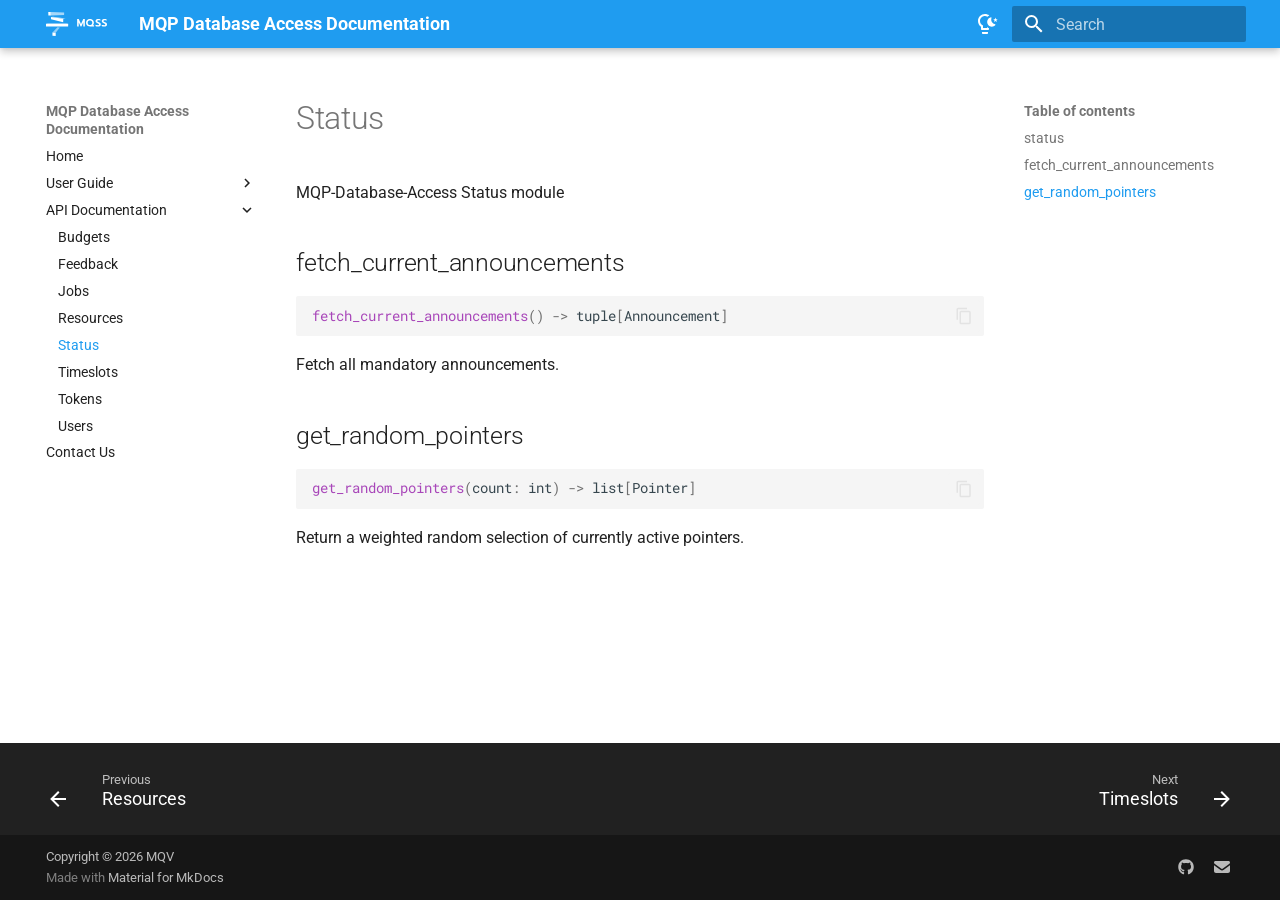
<file: api/status/index.html>
<!doctype html>
<html lang="en" class="no-js">
  <head>
    
      <meta charset="utf-8">
      <meta name="viewport" content="width=device-width,initial-scale=1">
      
      
      
      
        <link rel="prev" href="../resources/">
      
      
        <link rel="next" href="../timeslots/">
      
      
        
      
      
      <link rel="icon" href="../../assets/images/favicon.png">
      <meta name="generator" content="mkdocs-1.6.1, mkdocs-material-9.7.6">
    
    
      
        <title>Status - MQP Database Access Documentation</title>
      
    
    
      <link rel="stylesheet" href="../../assets/stylesheets/main.484c7ddc.min.css">
      
        
        <link rel="stylesheet" href="../../assets/stylesheets/palette.ab4e12ef.min.css">
      
      


    
    
      
    
    
      
        
        
        <link rel="preconnect" href="https://fonts.gstatic.com" crossorigin>
        <link rel="stylesheet" href="https://fonts.googleapis.com/css?family=Roboto:300,300i,400,400i,700,700i%7CRoboto+Mono:400,400i,700,700i&display=fallback">
        <style>:root{--md-text-font:"Roboto";--md-code-font:"Roboto Mono"}</style>
      
    
    
      <link rel="stylesheet" href="../../assets/_mkdocstrings.css">
    
      <link rel="stylesheet" href="../../css/extra.css">
    
    <script>__md_scope=new URL("../..",location),__md_hash=e=>[...e].reduce(((e,_)=>(e<<5)-e+_.charCodeAt(0)),0),__md_get=(e,_=localStorage,t=__md_scope)=>JSON.parse(_.getItem(t.pathname+"."+e)),__md_set=(e,_,t=localStorage,a=__md_scope)=>{try{t.setItem(a.pathname+"."+e,JSON.stringify(_))}catch(e){}}</script>
    
      

    
    
  </head>
  
  
    
    
      
    
    
    
    
    <body dir="ltr" data-md-color-scheme="default" data-md-color-primary="custom" data-md-color-accent="deep-purple">
  
    
    <input class="md-toggle" data-md-toggle="drawer" type="checkbox" id="__drawer" autocomplete="off">
    <input class="md-toggle" data-md-toggle="search" type="checkbox" id="__search" autocomplete="off">
    <label class="md-overlay" for="__drawer"></label>
    <div data-md-component="skip">
      
        
        <a href="#status" class="md-skip">
          Skip to content
        </a>
      
    </div>
    <div data-md-component="announce">
      
    </div>
    
    
      

  

<header class="md-header md-header--shadow" data-md-component="header">
  <nav class="md-header__inner md-grid" aria-label="Header">
    <a href="../.." title="MQP Database Access Documentation" class="md-header__button md-logo" aria-label="MQP Database Access Documentation" data-md-component="logo">
      
  <img src="../../img/mqss_logo_white.svg" alt="logo">

    </a>
    <label class="md-header__button md-icon" for="__drawer">
      
      <svg xmlns="http://www.w3.org/2000/svg" viewBox="0 0 24 24"><path d="M3 6h18v2H3zm0 5h18v2H3zm0 5h18v2H3z"/></svg>
    </label>
    <div class="md-header__title" data-md-component="header-title">
      <div class="md-header__ellipsis">
        <div class="md-header__topic">
          <span class="md-ellipsis">
            MQP Database Access Documentation
          </span>
        </div>
        <div class="md-header__topic" data-md-component="header-topic">
          <span class="md-ellipsis">
            
              Status
            
          </span>
        </div>
      </div>
    </div>
    
      
        <form class="md-header__option" data-md-component="palette">
  
    
    
    
    <input class="md-option" data-md-color-media="" data-md-color-scheme="default" data-md-color-primary="custom" data-md-color-accent="deep-purple"  aria-label="Light mode"  type="radio" name="__palette" id="__palette_0">
    
      <label class="md-header__button md-icon" title="Light mode" for="__palette_1" hidden>
        <svg xmlns="http://www.w3.org/2000/svg" viewBox="0 0 24 24"><path d="M6 20h6v1c0 .55-.45 1-1 1H7c-.55 0-1-.45-1-1zm5-5.11V16H7v-2.42C5.23 12.81 4 11.05 4 9c0-2.76 2.24-5 5-5 .9 0 1.73.26 2.46.67.54-.47 1.2-.86 1.89-1.17C12.16 2.57 10.65 2 9 2 5.13 2 2 5.13 2 9c0 2.38 1.19 4.47 3 5.74V17c0 .55.45 1 1 1h6c.55 0 1-.45 1-1v-.68c-.75-.36-1.43-.82-2-1.43m9.92-4.95-.5-1.64 1.3-1.08-1.68-.04-.63-1.58-.56 1.61-1.68.11 1.33 1.03-.4 1.65 1.4-.97zm-1.8 2.31a4.62 4.62 0 0 1-3.27-2.28c-.73-1.26-.8-2.72-.35-4 .14-.34-.16-.68-.5-.63-3.44.66-5 4.79-2.78 7.61 1.81 2.24 5.28 2.32 7.17.05.23-.26.08-.7-.27-.75"/></svg>
      </label>
    
  
    
    
    
    <input class="md-option" data-md-color-media="" data-md-color-scheme="slate" data-md-color-primary="indigo" data-md-color-accent="deep-orange"  aria-label="Dark mode"  type="radio" name="__palette" id="__palette_1">
    
      <label class="md-header__button md-icon" title="Dark mode" for="__palette_0" hidden>
        <svg xmlns="http://www.w3.org/2000/svg" viewBox="0 0 24 24"><path d="M20 11h3v2h-3zM1 11h3v2H1zM13 1v3h-2V1zM4.92 3.5l2.13 2.14-1.42 1.41L3.5 4.93zm12.03 2.13 2.12-2.13 1.43 1.43-2.13 2.12zM12 6a6 6 0 0 1 6 6c0 2.22-1.21 4.16-3 5.2V19a1 1 0 0 1-1 1h-4a1 1 0 0 1-1-1v-1.8c-1.79-1.04-3-2.98-3-5.2a6 6 0 0 1 6-6m2 15v1a1 1 0 0 1-1 1h-2a1 1 0 0 1-1-1v-1zm-3-3h2v-2.13c1.73-.44 3-2.01 3-3.87a4 4 0 0 0-4-4 4 4 0 0 0-4 4c0 1.86 1.27 3.43 3 3.87z"/></svg>
      </label>
    
  
</form>
      
    
    
      <script>var palette=__md_get("__palette");if(palette&&palette.color){if("(prefers-color-scheme)"===palette.color.media){var media=matchMedia("(prefers-color-scheme: light)"),input=document.querySelector(media.matches?"[data-md-color-media='(prefers-color-scheme: light)']":"[data-md-color-media='(prefers-color-scheme: dark)']");palette.color.media=input.getAttribute("data-md-color-media"),palette.color.scheme=input.getAttribute("data-md-color-scheme"),palette.color.primary=input.getAttribute("data-md-color-primary"),palette.color.accent=input.getAttribute("data-md-color-accent")}for(var[key,value]of Object.entries(palette.color))document.body.setAttribute("data-md-color-"+key,value)}</script>
    
    
    
      
      
        <label class="md-header__button md-icon" for="__search">
          
          <svg xmlns="http://www.w3.org/2000/svg" viewBox="0 0 24 24"><path d="M9.5 3A6.5 6.5 0 0 1 16 9.5c0 1.61-.59 3.09-1.56 4.23l.27.27h.79l5 5-1.5 1.5-5-5v-.79l-.27-.27A6.52 6.52 0 0 1 9.5 16 6.5 6.5 0 0 1 3 9.5 6.5 6.5 0 0 1 9.5 3m0 2C7 5 5 7 5 9.5S7 14 9.5 14 14 12 14 9.5 12 5 9.5 5"/></svg>
        </label>
        <div class="md-search" data-md-component="search" role="dialog">
  <label class="md-search__overlay" for="__search"></label>
  <div class="md-search__inner" role="search">
    <form class="md-search__form" name="search">
      <input type="text" class="md-search__input" name="query" aria-label="Search" placeholder="Search" autocapitalize="off" autocorrect="off" autocomplete="off" spellcheck="false" data-md-component="search-query" required>
      <label class="md-search__icon md-icon" for="__search">
        
        <svg xmlns="http://www.w3.org/2000/svg" viewBox="0 0 24 24"><path d="M9.5 3A6.5 6.5 0 0 1 16 9.5c0 1.61-.59 3.09-1.56 4.23l.27.27h.79l5 5-1.5 1.5-5-5v-.79l-.27-.27A6.52 6.52 0 0 1 9.5 16 6.5 6.5 0 0 1 3 9.5 6.5 6.5 0 0 1 9.5 3m0 2C7 5 5 7 5 9.5S7 14 9.5 14 14 12 14 9.5 12 5 9.5 5"/></svg>
        
        <svg xmlns="http://www.w3.org/2000/svg" viewBox="0 0 24 24"><path d="M20 11v2H8l5.5 5.5-1.42 1.42L4.16 12l7.92-7.92L13.5 5.5 8 11z"/></svg>
      </label>
      <nav class="md-search__options" aria-label="Search">
        
        <button type="reset" class="md-search__icon md-icon" title="Clear" aria-label="Clear" tabindex="-1">
          
          <svg xmlns="http://www.w3.org/2000/svg" viewBox="0 0 24 24"><path d="M19 6.41 17.59 5 12 10.59 6.41 5 5 6.41 10.59 12 5 17.59 6.41 19 12 13.41 17.59 19 19 17.59 13.41 12z"/></svg>
        </button>
      </nav>
      
    </form>
    <div class="md-search__output">
      <div class="md-search__scrollwrap" tabindex="0" data-md-scrollfix>
        <div class="md-search-result" data-md-component="search-result">
          <div class="md-search-result__meta">
            Initializing search
          </div>
          <ol class="md-search-result__list" role="presentation"></ol>
        </div>
      </div>
    </div>
  </div>
</div>
      
    
    
  </nav>
  
</header>
    
    <div class="md-container" data-md-component="container">
      
      
        
          
        
      
      <main class="md-main" data-md-component="main">
        <div class="md-main__inner md-grid">
          
            
              
              <div class="md-sidebar md-sidebar--primary" data-md-component="sidebar" data-md-type="navigation" >
                <div class="md-sidebar__scrollwrap">
                  <div class="md-sidebar__inner">
                    



<nav class="md-nav md-nav--primary" aria-label="Navigation" data-md-level="0">
  <label class="md-nav__title" for="__drawer">
    <a href="../.." title="MQP Database Access Documentation" class="md-nav__button md-logo" aria-label="MQP Database Access Documentation" data-md-component="logo">
      
  <img src="../../img/mqss_logo_white.svg" alt="logo">

    </a>
    MQP Database Access Documentation
  </label>
  
  <ul class="md-nav__list" data-md-scrollfix>
    
      
      
  
  
  
  
    <li class="md-nav__item">
      <a href="../.." class="md-nav__link">
        
  
  
  <span class="md-ellipsis">
    
  
    Home
  

    
  </span>
  
  

      </a>
    </li>
  

    
      
      
  
  
  
  
    
    
    
    
    
    <li class="md-nav__item md-nav__item--nested">
      
        
        
        <input class="md-nav__toggle md-toggle " type="checkbox" id="__nav_2" >
        
          
          <label class="md-nav__link" for="__nav_2" id="__nav_2_label" tabindex="0">
            
  
  
  <span class="md-ellipsis">
    
  
    User Guide
  

    
  </span>
  
  

            <span class="md-nav__icon md-icon"></span>
          </label>
        
        <nav class="md-nav" data-md-level="1" aria-labelledby="__nav_2_label" aria-expanded="false">
          <label class="md-nav__title" for="__nav_2">
            <span class="md-nav__icon md-icon"></span>
            
  
    User Guide
  

          </label>
          <ul class="md-nav__list" data-md-scrollfix>
            
              
                
  
  
  
  
    <li class="md-nav__item">
      <a href="../../user_guide/getting_started/" class="md-nav__link">
        
  
  
  <span class="md-ellipsis">
    
  
    Getting Started
  

    
  </span>
  
  

      </a>
    </li>
  

              
            
              
                
  
  
  
  
    <li class="md-nav__item">
      <a href="../../user_guide/development_guide/" class="md-nav__link">
        
  
  
  <span class="md-ellipsis">
    
  
    Development Guide
  

    
  </span>
  
  

      </a>
    </li>
  

              
            
          </ul>
        </nav>
      
    </li>
  

    
      
      
  
  
    
  
  
  
    
    
    
    
    
    <li class="md-nav__item md-nav__item--active md-nav__item--nested">
      
        
        
        <input class="md-nav__toggle md-toggle " type="checkbox" id="__nav_3" checked>
        
          
          <label class="md-nav__link" for="__nav_3" id="__nav_3_label" tabindex="0">
            
  
  
  <span class="md-ellipsis">
    
  
    API Documentation
  

    
  </span>
  
  

            <span class="md-nav__icon md-icon"></span>
          </label>
        
        <nav class="md-nav" data-md-level="1" aria-labelledby="__nav_3_label" aria-expanded="true">
          <label class="md-nav__title" for="__nav_3">
            <span class="md-nav__icon md-icon"></span>
            
  
    API Documentation
  

          </label>
          <ul class="md-nav__list" data-md-scrollfix>
            
              
                
  
  
  
  
    <li class="md-nav__item">
      <a href="../budgets/" class="md-nav__link">
        
  
  
  <span class="md-ellipsis">
    
  
    Budgets
  

    
  </span>
  
  

      </a>
    </li>
  

              
            
              
                
  
  
  
  
    <li class="md-nav__item">
      <a href="../feedback/" class="md-nav__link">
        
  
  
  <span class="md-ellipsis">
    
  
    Feedback
  

    
  </span>
  
  

      </a>
    </li>
  

              
            
              
                
  
  
  
  
    <li class="md-nav__item">
      <a href="../jobs/" class="md-nav__link">
        
  
  
  <span class="md-ellipsis">
    
  
    Jobs
  

    
  </span>
  
  

      </a>
    </li>
  

              
            
              
                
  
  
  
  
    <li class="md-nav__item">
      <a href="../resources/" class="md-nav__link">
        
  
  
  <span class="md-ellipsis">
    
  
    Resources
  

    
  </span>
  
  

      </a>
    </li>
  

              
            
              
                
  
  
    
  
  
  
    <li class="md-nav__item md-nav__item--active">
      
      <input class="md-nav__toggle md-toggle" type="checkbox" id="__toc">
      
      
        
      
      
        <label class="md-nav__link md-nav__link--active" for="__toc">
          
  
  
  <span class="md-ellipsis">
    
  
    Status
  

    
  </span>
  
  

          <span class="md-nav__icon md-icon"></span>
        </label>
      
      <a href="./" class="md-nav__link md-nav__link--active">
        
  
  
  <span class="md-ellipsis">
    
  
    Status
  

    
  </span>
  
  

      </a>
      
        

<nav class="md-nav md-nav--secondary" aria-label="Table of contents">
  
  
  
    
  
  
    <label class="md-nav__title" for="__toc">
      <span class="md-nav__icon md-icon"></span>
      Table of contents
    </label>
    <ul class="md-nav__list" data-md-component="toc" data-md-scrollfix>
      
        <li class="md-nav__item">
  <a href="#bqp_database_access.status" class="md-nav__link">
    <span class="md-ellipsis">
      
        status
      
    </span>
  </a>
  
</li>
      
        <li class="md-nav__item">
  <a href="#bqp_database_access.status.fetch_current_announcements" class="md-nav__link">
    <span class="md-ellipsis">
      
        fetch_current_announcements
      
    </span>
  </a>
  
</li>
      
        <li class="md-nav__item">
  <a href="#bqp_database_access.status.get_random_pointers" class="md-nav__link">
    <span class="md-ellipsis">
      
        get_random_pointers
      
    </span>
  </a>
  
</li>
      
    </ul>
  
</nav>
      
    </li>
  

              
            
              
                
  
  
  
  
    <li class="md-nav__item">
      <a href="../timeslots/" class="md-nav__link">
        
  
  
  <span class="md-ellipsis">
    
  
    Timeslots
  

    
  </span>
  
  

      </a>
    </li>
  

              
            
              
                
  
  
  
  
    <li class="md-nav__item">
      <a href="../tokens/" class="md-nav__link">
        
  
  
  <span class="md-ellipsis">
    
  
    Tokens
  

    
  </span>
  
  

      </a>
    </li>
  

              
            
              
                
  
  
  
  
    <li class="md-nav__item">
      <a href="../users/" class="md-nav__link">
        
  
  
  <span class="md-ellipsis">
    
  
    Users
  

    
  </span>
  
  

      </a>
    </li>
  

              
            
          </ul>
        </nav>
      
    </li>
  

    
      
      
  
  
  
  
    <li class="md-nav__item">
      <a href="../../contact/" class="md-nav__link">
        
  
  
  <span class="md-ellipsis">
    
  
    Contact Us
  

    
  </span>
  
  

      </a>
    </li>
  

    
  </ul>
</nav>
                  </div>
                </div>
              </div>
            
            
              
              <div class="md-sidebar md-sidebar--secondary" data-md-component="sidebar" data-md-type="toc" >
                <div class="md-sidebar__scrollwrap">
                  <div class="md-sidebar__inner">
                    

<nav class="md-nav md-nav--secondary" aria-label="Table of contents">
  
  
  
    
  
  
    <label class="md-nav__title" for="__toc">
      <span class="md-nav__icon md-icon"></span>
      Table of contents
    </label>
    <ul class="md-nav__list" data-md-component="toc" data-md-scrollfix>
      
        <li class="md-nav__item">
  <a href="#bqp_database_access.status" class="md-nav__link">
    <span class="md-ellipsis">
      
        status
      
    </span>
  </a>
  
</li>
      
        <li class="md-nav__item">
  <a href="#bqp_database_access.status.fetch_current_announcements" class="md-nav__link">
    <span class="md-ellipsis">
      
        fetch_current_announcements
      
    </span>
  </a>
  
</li>
      
        <li class="md-nav__item">
  <a href="#bqp_database_access.status.get_random_pointers" class="md-nav__link">
    <span class="md-ellipsis">
      
        get_random_pointers
      
    </span>
  </a>
  
</li>
      
    </ul>
  
</nav>
                  </div>
                </div>
              </div>
            
          
          
            <div class="md-content" data-md-component="content">
              
              <article class="md-content__inner md-typeset">
                
                  



<h1 id="status">Status<a class="headerlink" href="#status" title="Permanent link">&para;</a></h1>


<div class="doc doc-object doc-module">



<a id="bqp_database_access.status"></a>
    <div class="doc doc-contents first">

        <p>MQP-Database-Access Status module</p>










<div class="doc doc-children">










<div class="doc doc-object doc-function">


<h2 id="bqp_database_access.status.fetch_current_announcements" class="doc doc-heading">
            <span class="doc doc-object-name doc-function-name">fetch_current_announcements</span>


<a href="#bqp_database_access.status.fetch_current_announcements" class="headerlink" title="Permanent link">&para;</a></h2>
<div class="doc-signature highlight"><pre><span></span><code><span class="nf">fetch_current_announcements</span><span class="p">()</span> <span class="o">-&gt;</span> <span class="n"><span title="tuple">tuple</span></span><span class="p">[</span><span class="n"><span title="Announcement">Announcement</span></span><span class="p">]</span>
</code></pre></div>

    <div class="doc doc-contents ">

        <p>Fetch all mandatory announcements.</p>


    </div>

</div>

<div class="doc doc-object doc-function">


<h2 id="bqp_database_access.status.get_random_pointers" class="doc doc-heading">
            <span class="doc doc-object-name doc-function-name">get_random_pointers</span>


<a href="#bqp_database_access.status.get_random_pointers" class="headerlink" title="Permanent link">&para;</a></h2>
<div class="doc-signature highlight"><pre><span></span><code><span class="nf">get_random_pointers</span><span class="p">(</span><span class="n">count</span><span class="p">:</span> <span class="n"><span title="int">int</span></span><span class="p">)</span> <span class="o">-&gt;</span> <span class="n"><span title="list">list</span></span><span class="p">[</span><span class="n"><span title="Pointer">Pointer</span></span><span class="p">]</span>
</code></pre></div>

    <div class="doc doc-contents ">

        <p>Return a weighted random selection of currently active pointers.</p>


    </div>

</div>



  </div>

    </div>

</div>












                
              </article>
            </div>
          
          
<script>var target=document.getElementById(location.hash.slice(1));target&&target.name&&(target.checked=target.name.startsWith("__tabbed_"))</script>
        </div>
        
      </main>
      
        <footer class="md-footer">
  
    
      
      <nav class="md-footer__inner md-grid" aria-label="Footer" >
        
          
          <a href="../resources/" class="md-footer__link md-footer__link--prev" aria-label="Previous: Resources">
            <div class="md-footer__button md-icon">
              
              <svg xmlns="http://www.w3.org/2000/svg" viewBox="0 0 24 24"><path d="M20 11v2H8l5.5 5.5-1.42 1.42L4.16 12l7.92-7.92L13.5 5.5 8 11z"/></svg>
            </div>
            <div class="md-footer__title">
              <span class="md-footer__direction">
                Previous
              </span>
              <div class="md-ellipsis">
                Resources
              </div>
            </div>
          </a>
        
        
          
          <a href="../timeslots/" class="md-footer__link md-footer__link--next" aria-label="Next: Timeslots">
            <div class="md-footer__title">
              <span class="md-footer__direction">
                Next
              </span>
              <div class="md-ellipsis">
                Timeslots
              </div>
            </div>
            <div class="md-footer__button md-icon">
              
              <svg xmlns="http://www.w3.org/2000/svg" viewBox="0 0 24 24"><path d="M4 11v2h12l-5.5 5.5 1.42 1.42L19.84 12l-7.92-7.92L10.5 5.5 16 11z"/></svg>
            </div>
          </a>
        
      </nav>
    
  
  <div class="md-footer-meta md-typeset">
    <div class="md-footer-meta__inner md-grid">
      <div class="md-copyright">
  
    <div class="md-copyright__highlight">
      Copyright &copy; 2026 MQV
    </div>
  
  
    Made with
    <a href="https://squidfunk.github.io/mkdocs-material/" target="_blank" rel="noopener">
      Material for MkDocs
    </a>
  
</div>
      
        
<div class="md-social">
  
    
    
    
    
      
      
    
    <a href="https://github.com/Munich-Quantum-Software-Stack/MQP-Database-Access" target="_blank" rel="noopener" title="github.com" class="md-social__link">
      <svg xmlns="http://www.w3.org/2000/svg" viewBox="0 0 512 512"><!--! Font Awesome Free 7.1.0 by @fontawesome - https://fontawesome.com License - https://fontawesome.com/license/free (Icons: CC BY 4.0, Fonts: SIL OFL 1.1, Code: MIT License) Copyright 2025 Fonticons, Inc.--><path d="M173.9 397.4c0 2-2.3 3.6-5.2 3.6-3.3.3-5.6-1.3-5.6-3.6 0-2 2.3-3.6 5.2-3.6 3-.3 5.6 1.3 5.6 3.6m-31.1-4.5c-.7 2 1.3 4.3 4.3 4.9 2.6 1 5.6 0 6.2-2s-1.3-4.3-4.3-5.2c-2.6-.7-5.5.3-6.2 2.3m44.2-1.7c-2.9.7-4.9 2.6-4.6 4.9.3 2 2.9 3.3 5.9 2.6 2.9-.7 4.9-2.6 4.6-4.6-.3-1.9-3-3.2-5.9-2.9M252.8 8C114.1 8 8 113.3 8 252c0 110.9 69.8 205.8 169.5 239.2 12.8 2.3 17.3-5.6 17.3-12.1 0-6.2-.3-40.4-.3-61.4 0 0-70 15-84.7-29.8 0 0-11.4-29.1-27.8-36.6 0 0-22.9-15.7 1.6-15.4 0 0 24.9 2 38.6 25.8 21.9 38.6 58.6 27.5 72.9 20.9 2.3-16 8.8-27.1 16-33.7-55.9-6.2-112.3-14.3-112.3-110.5 0-27.5 7.6-41.3 23.6-58.9-2.6-6.5-11.1-33.3 2.6-67.9 20.9-6.5 69 27 69 27 20-5.6 41.5-8.5 62.8-8.5s42.8 2.9 62.8 8.5c0 0 48.1-33.6 69-27 13.7 34.7 5.2 61.4 2.6 67.9 16 17.7 25.8 31.5 25.8 58.9 0 96.5-58.9 104.2-114.8 110.5 9.2 7.9 17 22.9 17 46.4 0 33.7-.3 75.4-.3 83.6 0 6.5 4.6 14.4 17.3 12.1C436.2 457.8 504 362.9 504 252 504 113.3 391.5 8 252.8 8M105.2 352.9c-1.3 1-1 3.3.7 5.2 1.6 1.6 3.9 2.3 5.2 1 1.3-1 1-3.3-.7-5.2-1.6-1.6-3.9-2.3-5.2-1m-10.8-8.1c-.7 1.3.3 2.9 2.3 3.9 1.6 1 3.6.7 4.3-.7.7-1.3-.3-2.9-2.3-3.9-2-.6-3.6-.3-4.3.7m32.4 35.6c-1.6 1.3-1 4.3 1.3 6.2 2.3 2.3 5.2 2.6 6.5 1 1.3-1.3.7-4.3-1.3-6.2-2.2-2.3-5.2-2.6-6.5-1m-11.4-14.7c-1.6 1-1.6 3.6 0 5.9s4.3 3.3 5.6 2.3c1.6-1.3 1.6-3.9 0-6.2-1.4-2.3-4-3.3-5.6-2"/></svg>
    </a>
  
    
    
    
    
    <a href="mailto:quantum@lrz.de" target="_blank" rel="noopener" title="" class="md-social__link">
      <svg xmlns="http://www.w3.org/2000/svg" viewBox="0 0 512 512"><!--! Font Awesome Free 7.1.0 by @fontawesome - https://fontawesome.com License - https://fontawesome.com/license/free (Icons: CC BY 4.0, Fonts: SIL OFL 1.1, Code: MIT License) Copyright 2025 Fonticons, Inc.--><path d="M48 64C21.5 64 0 85.5 0 112c0 15.1 7.1 29.3 19.2 38.4l208 156a48 48 0 0 0 57.6 0l208-156c12.1-9.1 19.2-23.3 19.2-38.4 0-26.5-21.5-48-48-48zM0 196v188c0 35.3 28.7 64 64 64h384c35.3 0 64-28.7 64-64V196L313.6 344.8c-34.1 25.6-81.1 25.6-115.2 0z"/></svg>
    </a>
  
</div>
      
    </div>
  </div>
</footer>
      
    </div>
    <div class="md-dialog" data-md-component="dialog">
      <div class="md-dialog__inner md-typeset"></div>
    </div>
    
    
    
      
      
      <script id="__config" type="application/json">{"annotate": null, "base": "../..", "features": ["content.code.copy", "navigation.instant", "navigation.footer"], "search": "../../assets/javascripts/workers/search.2c215733.min.js", "tags": null, "translations": {"clipboard.copied": "Copied to clipboard", "clipboard.copy": "Copy to clipboard", "search.result.more.one": "1 more on this page", "search.result.more.other": "# more on this page", "search.result.none": "No matching documents", "search.result.one": "1 matching document", "search.result.other": "# matching documents", "search.result.placeholder": "Type to start searching", "search.result.term.missing": "Missing", "select.version": "Select version"}, "version": null}</script>
    
    
      <script src="../../assets/javascripts/bundle.79ae519e.min.js"></script>
      
    
  </body>
</html>
</file>
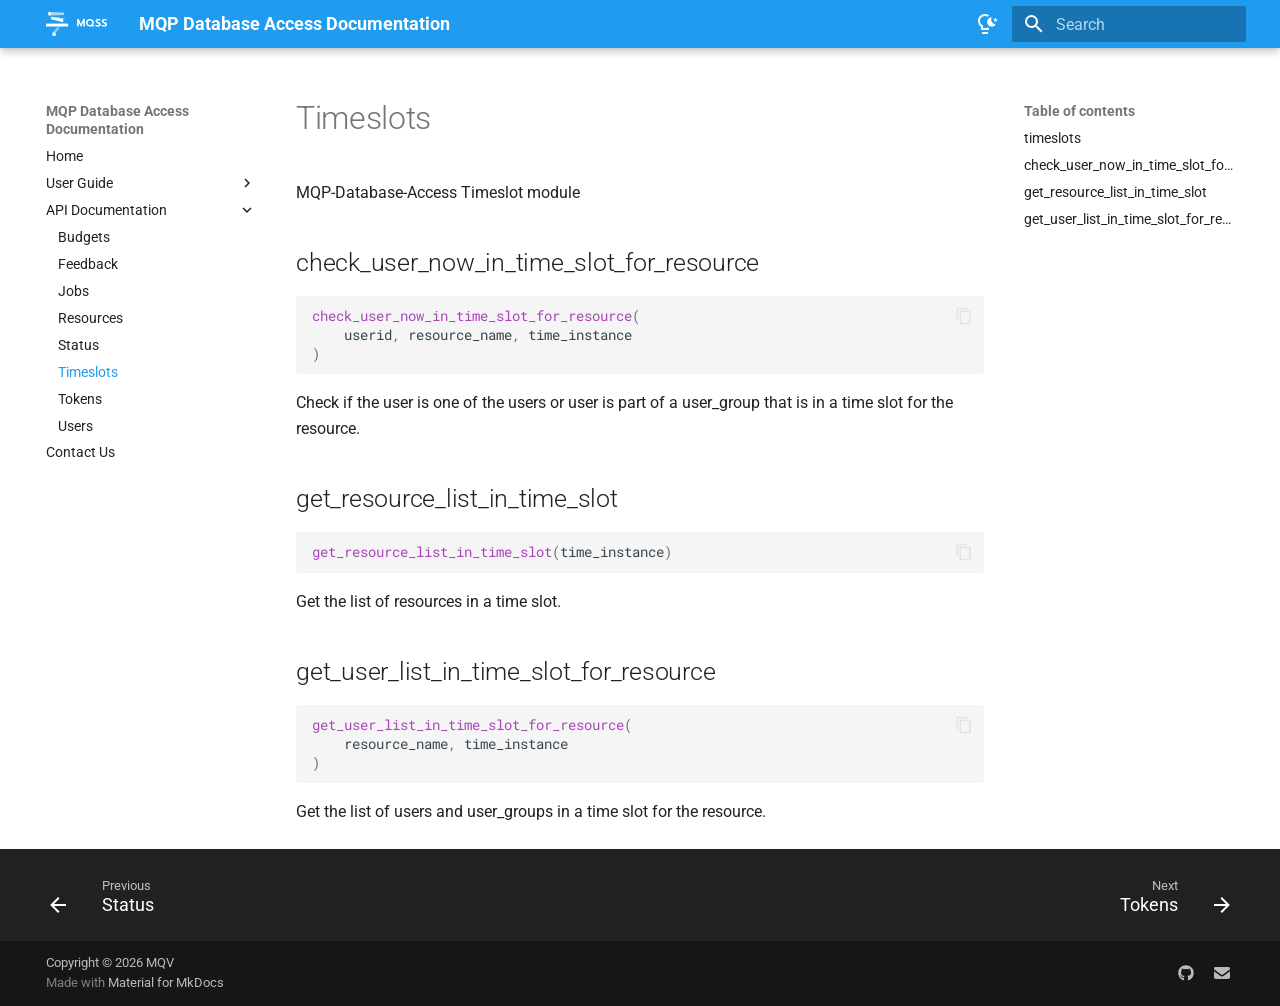
<file: api/timeslots/index.html>
<!doctype html>
<html lang="en" class="no-js">
  <head>
    
      <meta charset="utf-8">
      <meta name="viewport" content="width=device-width,initial-scale=1">
      
      
      
      
        <link rel="prev" href="../status/">
      
      
        <link rel="next" href="../tokens/">
      
      
        
      
      
      <link rel="icon" href="../../assets/images/favicon.png">
      <meta name="generator" content="mkdocs-1.6.1, mkdocs-material-9.7.6">
    
    
      
        <title>Timeslots - MQP Database Access Documentation</title>
      
    
    
      <link rel="stylesheet" href="../../assets/stylesheets/main.484c7ddc.min.css">
      
        
        <link rel="stylesheet" href="../../assets/stylesheets/palette.ab4e12ef.min.css">
      
      


    
    
      
    
    
      
        
        
        <link rel="preconnect" href="https://fonts.gstatic.com" crossorigin>
        <link rel="stylesheet" href="https://fonts.googleapis.com/css?family=Roboto:300,300i,400,400i,700,700i%7CRoboto+Mono:400,400i,700,700i&display=fallback">
        <style>:root{--md-text-font:"Roboto";--md-code-font:"Roboto Mono"}</style>
      
    
    
      <link rel="stylesheet" href="../../assets/_mkdocstrings.css">
    
      <link rel="stylesheet" href="../../css/extra.css">
    
    <script>__md_scope=new URL("../..",location),__md_hash=e=>[...e].reduce(((e,_)=>(e<<5)-e+_.charCodeAt(0)),0),__md_get=(e,_=localStorage,t=__md_scope)=>JSON.parse(_.getItem(t.pathname+"."+e)),__md_set=(e,_,t=localStorage,a=__md_scope)=>{try{t.setItem(a.pathname+"."+e,JSON.stringify(_))}catch(e){}}</script>
    
      

    
    
  </head>
  
  
    
    
      
    
    
    
    
    <body dir="ltr" data-md-color-scheme="default" data-md-color-primary="custom" data-md-color-accent="deep-purple">
  
    
    <input class="md-toggle" data-md-toggle="drawer" type="checkbox" id="__drawer" autocomplete="off">
    <input class="md-toggle" data-md-toggle="search" type="checkbox" id="__search" autocomplete="off">
    <label class="md-overlay" for="__drawer"></label>
    <div data-md-component="skip">
      
        
        <a href="#timeslots" class="md-skip">
          Skip to content
        </a>
      
    </div>
    <div data-md-component="announce">
      
    </div>
    
    
      

  

<header class="md-header md-header--shadow" data-md-component="header">
  <nav class="md-header__inner md-grid" aria-label="Header">
    <a href="../.." title="MQP Database Access Documentation" class="md-header__button md-logo" aria-label="MQP Database Access Documentation" data-md-component="logo">
      
  <img src="../../img/mqss_logo_white.svg" alt="logo">

    </a>
    <label class="md-header__button md-icon" for="__drawer">
      
      <svg xmlns="http://www.w3.org/2000/svg" viewBox="0 0 24 24"><path d="M3 6h18v2H3zm0 5h18v2H3zm0 5h18v2H3z"/></svg>
    </label>
    <div class="md-header__title" data-md-component="header-title">
      <div class="md-header__ellipsis">
        <div class="md-header__topic">
          <span class="md-ellipsis">
            MQP Database Access Documentation
          </span>
        </div>
        <div class="md-header__topic" data-md-component="header-topic">
          <span class="md-ellipsis">
            
              Timeslots
            
          </span>
        </div>
      </div>
    </div>
    
      
        <form class="md-header__option" data-md-component="palette">
  
    
    
    
    <input class="md-option" data-md-color-media="" data-md-color-scheme="default" data-md-color-primary="custom" data-md-color-accent="deep-purple"  aria-label="Light mode"  type="radio" name="__palette" id="__palette_0">
    
      <label class="md-header__button md-icon" title="Light mode" for="__palette_1" hidden>
        <svg xmlns="http://www.w3.org/2000/svg" viewBox="0 0 24 24"><path d="M6 20h6v1c0 .55-.45 1-1 1H7c-.55 0-1-.45-1-1zm5-5.11V16H7v-2.42C5.23 12.81 4 11.05 4 9c0-2.76 2.24-5 5-5 .9 0 1.73.26 2.46.67.54-.47 1.2-.86 1.89-1.17C12.16 2.57 10.65 2 9 2 5.13 2 2 5.13 2 9c0 2.38 1.19 4.47 3 5.74V17c0 .55.45 1 1 1h6c.55 0 1-.45 1-1v-.68c-.75-.36-1.43-.82-2-1.43m9.92-4.95-.5-1.64 1.3-1.08-1.68-.04-.63-1.58-.56 1.61-1.68.11 1.33 1.03-.4 1.65 1.4-.97zm-1.8 2.31a4.62 4.62 0 0 1-3.27-2.28c-.73-1.26-.8-2.72-.35-4 .14-.34-.16-.68-.5-.63-3.44.66-5 4.79-2.78 7.61 1.81 2.24 5.28 2.32 7.17.05.23-.26.08-.7-.27-.75"/></svg>
      </label>
    
  
    
    
    
    <input class="md-option" data-md-color-media="" data-md-color-scheme="slate" data-md-color-primary="indigo" data-md-color-accent="deep-orange"  aria-label="Dark mode"  type="radio" name="__palette" id="__palette_1">
    
      <label class="md-header__button md-icon" title="Dark mode" for="__palette_0" hidden>
        <svg xmlns="http://www.w3.org/2000/svg" viewBox="0 0 24 24"><path d="M20 11h3v2h-3zM1 11h3v2H1zM13 1v3h-2V1zM4.92 3.5l2.13 2.14-1.42 1.41L3.5 4.93zm12.03 2.13 2.12-2.13 1.43 1.43-2.13 2.12zM12 6a6 6 0 0 1 6 6c0 2.22-1.21 4.16-3 5.2V19a1 1 0 0 1-1 1h-4a1 1 0 0 1-1-1v-1.8c-1.79-1.04-3-2.98-3-5.2a6 6 0 0 1 6-6m2 15v1a1 1 0 0 1-1 1h-2a1 1 0 0 1-1-1v-1zm-3-3h2v-2.13c1.73-.44 3-2.01 3-3.87a4 4 0 0 0-4-4 4 4 0 0 0-4 4c0 1.86 1.27 3.43 3 3.87z"/></svg>
      </label>
    
  
</form>
      
    
    
      <script>var palette=__md_get("__palette");if(palette&&palette.color){if("(prefers-color-scheme)"===palette.color.media){var media=matchMedia("(prefers-color-scheme: light)"),input=document.querySelector(media.matches?"[data-md-color-media='(prefers-color-scheme: light)']":"[data-md-color-media='(prefers-color-scheme: dark)']");palette.color.media=input.getAttribute("data-md-color-media"),palette.color.scheme=input.getAttribute("data-md-color-scheme"),palette.color.primary=input.getAttribute("data-md-color-primary"),palette.color.accent=input.getAttribute("data-md-color-accent")}for(var[key,value]of Object.entries(palette.color))document.body.setAttribute("data-md-color-"+key,value)}</script>
    
    
    
      
      
        <label class="md-header__button md-icon" for="__search">
          
          <svg xmlns="http://www.w3.org/2000/svg" viewBox="0 0 24 24"><path d="M9.5 3A6.5 6.5 0 0 1 16 9.5c0 1.61-.59 3.09-1.56 4.23l.27.27h.79l5 5-1.5 1.5-5-5v-.79l-.27-.27A6.52 6.52 0 0 1 9.5 16 6.5 6.5 0 0 1 3 9.5 6.5 6.5 0 0 1 9.5 3m0 2C7 5 5 7 5 9.5S7 14 9.5 14 14 12 14 9.5 12 5 9.5 5"/></svg>
        </label>
        <div class="md-search" data-md-component="search" role="dialog">
  <label class="md-search__overlay" for="__search"></label>
  <div class="md-search__inner" role="search">
    <form class="md-search__form" name="search">
      <input type="text" class="md-search__input" name="query" aria-label="Search" placeholder="Search" autocapitalize="off" autocorrect="off" autocomplete="off" spellcheck="false" data-md-component="search-query" required>
      <label class="md-search__icon md-icon" for="__search">
        
        <svg xmlns="http://www.w3.org/2000/svg" viewBox="0 0 24 24"><path d="M9.5 3A6.5 6.5 0 0 1 16 9.5c0 1.61-.59 3.09-1.56 4.23l.27.27h.79l5 5-1.5 1.5-5-5v-.79l-.27-.27A6.52 6.52 0 0 1 9.5 16 6.5 6.5 0 0 1 3 9.5 6.5 6.5 0 0 1 9.5 3m0 2C7 5 5 7 5 9.5S7 14 9.5 14 14 12 14 9.5 12 5 9.5 5"/></svg>
        
        <svg xmlns="http://www.w3.org/2000/svg" viewBox="0 0 24 24"><path d="M20 11v2H8l5.5 5.5-1.42 1.42L4.16 12l7.92-7.92L13.5 5.5 8 11z"/></svg>
      </label>
      <nav class="md-search__options" aria-label="Search">
        
        <button type="reset" class="md-search__icon md-icon" title="Clear" aria-label="Clear" tabindex="-1">
          
          <svg xmlns="http://www.w3.org/2000/svg" viewBox="0 0 24 24"><path d="M19 6.41 17.59 5 12 10.59 6.41 5 5 6.41 10.59 12 5 17.59 6.41 19 12 13.41 17.59 19 19 17.59 13.41 12z"/></svg>
        </button>
      </nav>
      
    </form>
    <div class="md-search__output">
      <div class="md-search__scrollwrap" tabindex="0" data-md-scrollfix>
        <div class="md-search-result" data-md-component="search-result">
          <div class="md-search-result__meta">
            Initializing search
          </div>
          <ol class="md-search-result__list" role="presentation"></ol>
        </div>
      </div>
    </div>
  </div>
</div>
      
    
    
  </nav>
  
</header>
    
    <div class="md-container" data-md-component="container">
      
      
        
          
        
      
      <main class="md-main" data-md-component="main">
        <div class="md-main__inner md-grid">
          
            
              
              <div class="md-sidebar md-sidebar--primary" data-md-component="sidebar" data-md-type="navigation" >
                <div class="md-sidebar__scrollwrap">
                  <div class="md-sidebar__inner">
                    



<nav class="md-nav md-nav--primary" aria-label="Navigation" data-md-level="0">
  <label class="md-nav__title" for="__drawer">
    <a href="../.." title="MQP Database Access Documentation" class="md-nav__button md-logo" aria-label="MQP Database Access Documentation" data-md-component="logo">
      
  <img src="../../img/mqss_logo_white.svg" alt="logo">

    </a>
    MQP Database Access Documentation
  </label>
  
  <ul class="md-nav__list" data-md-scrollfix>
    
      
      
  
  
  
  
    <li class="md-nav__item">
      <a href="../.." class="md-nav__link">
        
  
  
  <span class="md-ellipsis">
    
  
    Home
  

    
  </span>
  
  

      </a>
    </li>
  

    
      
      
  
  
  
  
    
    
    
    
    
    <li class="md-nav__item md-nav__item--nested">
      
        
        
        <input class="md-nav__toggle md-toggle " type="checkbox" id="__nav_2" >
        
          
          <label class="md-nav__link" for="__nav_2" id="__nav_2_label" tabindex="0">
            
  
  
  <span class="md-ellipsis">
    
  
    User Guide
  

    
  </span>
  
  

            <span class="md-nav__icon md-icon"></span>
          </label>
        
        <nav class="md-nav" data-md-level="1" aria-labelledby="__nav_2_label" aria-expanded="false">
          <label class="md-nav__title" for="__nav_2">
            <span class="md-nav__icon md-icon"></span>
            
  
    User Guide
  

          </label>
          <ul class="md-nav__list" data-md-scrollfix>
            
              
                
  
  
  
  
    <li class="md-nav__item">
      <a href="../../user_guide/getting_started/" class="md-nav__link">
        
  
  
  <span class="md-ellipsis">
    
  
    Getting Started
  

    
  </span>
  
  

      </a>
    </li>
  

              
            
              
                
  
  
  
  
    <li class="md-nav__item">
      <a href="../../user_guide/development_guide/" class="md-nav__link">
        
  
  
  <span class="md-ellipsis">
    
  
    Development Guide
  

    
  </span>
  
  

      </a>
    </li>
  

              
            
          </ul>
        </nav>
      
    </li>
  

    
      
      
  
  
    
  
  
  
    
    
    
    
    
    <li class="md-nav__item md-nav__item--active md-nav__item--nested">
      
        
        
        <input class="md-nav__toggle md-toggle " type="checkbox" id="__nav_3" checked>
        
          
          <label class="md-nav__link" for="__nav_3" id="__nav_3_label" tabindex="0">
            
  
  
  <span class="md-ellipsis">
    
  
    API Documentation
  

    
  </span>
  
  

            <span class="md-nav__icon md-icon"></span>
          </label>
        
        <nav class="md-nav" data-md-level="1" aria-labelledby="__nav_3_label" aria-expanded="true">
          <label class="md-nav__title" for="__nav_3">
            <span class="md-nav__icon md-icon"></span>
            
  
    API Documentation
  

          </label>
          <ul class="md-nav__list" data-md-scrollfix>
            
              
                
  
  
  
  
    <li class="md-nav__item">
      <a href="../budgets/" class="md-nav__link">
        
  
  
  <span class="md-ellipsis">
    
  
    Budgets
  

    
  </span>
  
  

      </a>
    </li>
  

              
            
              
                
  
  
  
  
    <li class="md-nav__item">
      <a href="../feedback/" class="md-nav__link">
        
  
  
  <span class="md-ellipsis">
    
  
    Feedback
  

    
  </span>
  
  

      </a>
    </li>
  

              
            
              
                
  
  
  
  
    <li class="md-nav__item">
      <a href="../jobs/" class="md-nav__link">
        
  
  
  <span class="md-ellipsis">
    
  
    Jobs
  

    
  </span>
  
  

      </a>
    </li>
  

              
            
              
                
  
  
  
  
    <li class="md-nav__item">
      <a href="../resources/" class="md-nav__link">
        
  
  
  <span class="md-ellipsis">
    
  
    Resources
  

    
  </span>
  
  

      </a>
    </li>
  

              
            
              
                
  
  
  
  
    <li class="md-nav__item">
      <a href="../status/" class="md-nav__link">
        
  
  
  <span class="md-ellipsis">
    
  
    Status
  

    
  </span>
  
  

      </a>
    </li>
  

              
            
              
                
  
  
    
  
  
  
    <li class="md-nav__item md-nav__item--active">
      
      <input class="md-nav__toggle md-toggle" type="checkbox" id="__toc">
      
      
        
      
      
        <label class="md-nav__link md-nav__link--active" for="__toc">
          
  
  
  <span class="md-ellipsis">
    
  
    Timeslots
  

    
  </span>
  
  

          <span class="md-nav__icon md-icon"></span>
        </label>
      
      <a href="./" class="md-nav__link md-nav__link--active">
        
  
  
  <span class="md-ellipsis">
    
  
    Timeslots
  

    
  </span>
  
  

      </a>
      
        

<nav class="md-nav md-nav--secondary" aria-label="Table of contents">
  
  
  
    
  
  
    <label class="md-nav__title" for="__toc">
      <span class="md-nav__icon md-icon"></span>
      Table of contents
    </label>
    <ul class="md-nav__list" data-md-component="toc" data-md-scrollfix>
      
        <li class="md-nav__item">
  <a href="#bqp_database_access.timeslots" class="md-nav__link">
    <span class="md-ellipsis">
      
        timeslots
      
    </span>
  </a>
  
</li>
      
        <li class="md-nav__item">
  <a href="#bqp_database_access.timeslots.check_user_now_in_time_slot_for_resource" class="md-nav__link">
    <span class="md-ellipsis">
      
        check_user_now_in_time_slot_for_resource
      
    </span>
  </a>
  
</li>
      
        <li class="md-nav__item">
  <a href="#bqp_database_access.timeslots.get_resource_list_in_time_slot" class="md-nav__link">
    <span class="md-ellipsis">
      
        get_resource_list_in_time_slot
      
    </span>
  </a>
  
</li>
      
        <li class="md-nav__item">
  <a href="#bqp_database_access.timeslots.get_user_list_in_time_slot_for_resource" class="md-nav__link">
    <span class="md-ellipsis">
      
        get_user_list_in_time_slot_for_resource
      
    </span>
  </a>
  
</li>
      
    </ul>
  
</nav>
      
    </li>
  

              
            
              
                
  
  
  
  
    <li class="md-nav__item">
      <a href="../tokens/" class="md-nav__link">
        
  
  
  <span class="md-ellipsis">
    
  
    Tokens
  

    
  </span>
  
  

      </a>
    </li>
  

              
            
              
                
  
  
  
  
    <li class="md-nav__item">
      <a href="../users/" class="md-nav__link">
        
  
  
  <span class="md-ellipsis">
    
  
    Users
  

    
  </span>
  
  

      </a>
    </li>
  

              
            
          </ul>
        </nav>
      
    </li>
  

    
      
      
  
  
  
  
    <li class="md-nav__item">
      <a href="../../contact/" class="md-nav__link">
        
  
  
  <span class="md-ellipsis">
    
  
    Contact Us
  

    
  </span>
  
  

      </a>
    </li>
  

    
  </ul>
</nav>
                  </div>
                </div>
              </div>
            
            
              
              <div class="md-sidebar md-sidebar--secondary" data-md-component="sidebar" data-md-type="toc" >
                <div class="md-sidebar__scrollwrap">
                  <div class="md-sidebar__inner">
                    

<nav class="md-nav md-nav--secondary" aria-label="Table of contents">
  
  
  
    
  
  
    <label class="md-nav__title" for="__toc">
      <span class="md-nav__icon md-icon"></span>
      Table of contents
    </label>
    <ul class="md-nav__list" data-md-component="toc" data-md-scrollfix>
      
        <li class="md-nav__item">
  <a href="#bqp_database_access.timeslots" class="md-nav__link">
    <span class="md-ellipsis">
      
        timeslots
      
    </span>
  </a>
  
</li>
      
        <li class="md-nav__item">
  <a href="#bqp_database_access.timeslots.check_user_now_in_time_slot_for_resource" class="md-nav__link">
    <span class="md-ellipsis">
      
        check_user_now_in_time_slot_for_resource
      
    </span>
  </a>
  
</li>
      
        <li class="md-nav__item">
  <a href="#bqp_database_access.timeslots.get_resource_list_in_time_slot" class="md-nav__link">
    <span class="md-ellipsis">
      
        get_resource_list_in_time_slot
      
    </span>
  </a>
  
</li>
      
        <li class="md-nav__item">
  <a href="#bqp_database_access.timeslots.get_user_list_in_time_slot_for_resource" class="md-nav__link">
    <span class="md-ellipsis">
      
        get_user_list_in_time_slot_for_resource
      
    </span>
  </a>
  
</li>
      
    </ul>
  
</nav>
                  </div>
                </div>
              </div>
            
          
          
            <div class="md-content" data-md-component="content">
              
              <article class="md-content__inner md-typeset">
                
                  



<h1 id="timeslots">Timeslots<a class="headerlink" href="#timeslots" title="Permanent link">&para;</a></h1>


<div class="doc doc-object doc-module">



<a id="bqp_database_access.timeslots"></a>
    <div class="doc doc-contents first">

        <p>MQP-Database-Access Timeslot module</p>










<div class="doc doc-children">










<div class="doc doc-object doc-function">


<h2 id="bqp_database_access.timeslots.check_user_now_in_time_slot_for_resource" class="doc doc-heading">
            <span class="doc doc-object-name doc-function-name">check_user_now_in_time_slot_for_resource</span>


<a href="#bqp_database_access.timeslots.check_user_now_in_time_slot_for_resource" class="headerlink" title="Permanent link">&para;</a></h2>
<div class="doc-signature highlight"><pre><span></span><code><span class="nf">check_user_now_in_time_slot_for_resource</span><span class="p">(</span>
    <span class="n">userid</span><span class="p">,</span> <span class="n">resource_name</span><span class="p">,</span> <span class="n">time_instance</span>
<span class="p">)</span>
</code></pre></div>

    <div class="doc doc-contents ">

        <p>Check if the user is one of the users or user is part of a user_group
that is in a time slot for the resource.</p>


    </div>

</div>

<div class="doc doc-object doc-function">


<h2 id="bqp_database_access.timeslots.get_resource_list_in_time_slot" class="doc doc-heading">
            <span class="doc doc-object-name doc-function-name">get_resource_list_in_time_slot</span>


<a href="#bqp_database_access.timeslots.get_resource_list_in_time_slot" class="headerlink" title="Permanent link">&para;</a></h2>
<div class="doc-signature highlight"><pre><span></span><code><span class="nf">get_resource_list_in_time_slot</span><span class="p">(</span><span class="n">time_instance</span><span class="p">)</span>
</code></pre></div>

    <div class="doc doc-contents ">

        <p>Get the list of resources in a time slot.</p>


    </div>

</div>

<div class="doc doc-object doc-function">


<h2 id="bqp_database_access.timeslots.get_user_list_in_time_slot_for_resource" class="doc doc-heading">
            <span class="doc doc-object-name doc-function-name">get_user_list_in_time_slot_for_resource</span>


<a href="#bqp_database_access.timeslots.get_user_list_in_time_slot_for_resource" class="headerlink" title="Permanent link">&para;</a></h2>
<div class="doc-signature highlight"><pre><span></span><code><span class="nf">get_user_list_in_time_slot_for_resource</span><span class="p">(</span>
    <span class="n">resource_name</span><span class="p">,</span> <span class="n">time_instance</span>
<span class="p">)</span>
</code></pre></div>

    <div class="doc doc-contents ">

        <p>Get the list of users and user_groups in a time slot for the resource.</p>


    </div>

</div>



  </div>

    </div>

</div>












                
              </article>
            </div>
          
          
<script>var target=document.getElementById(location.hash.slice(1));target&&target.name&&(target.checked=target.name.startsWith("__tabbed_"))</script>
        </div>
        
      </main>
      
        <footer class="md-footer">
  
    
      
      <nav class="md-footer__inner md-grid" aria-label="Footer" >
        
          
          <a href="../status/" class="md-footer__link md-footer__link--prev" aria-label="Previous: Status">
            <div class="md-footer__button md-icon">
              
              <svg xmlns="http://www.w3.org/2000/svg" viewBox="0 0 24 24"><path d="M20 11v2H8l5.5 5.5-1.42 1.42L4.16 12l7.92-7.92L13.5 5.5 8 11z"/></svg>
            </div>
            <div class="md-footer__title">
              <span class="md-footer__direction">
                Previous
              </span>
              <div class="md-ellipsis">
                Status
              </div>
            </div>
          </a>
        
        
          
          <a href="../tokens/" class="md-footer__link md-footer__link--next" aria-label="Next: Tokens">
            <div class="md-footer__title">
              <span class="md-footer__direction">
                Next
              </span>
              <div class="md-ellipsis">
                Tokens
              </div>
            </div>
            <div class="md-footer__button md-icon">
              
              <svg xmlns="http://www.w3.org/2000/svg" viewBox="0 0 24 24"><path d="M4 11v2h12l-5.5 5.5 1.42 1.42L19.84 12l-7.92-7.92L10.5 5.5 16 11z"/></svg>
            </div>
          </a>
        
      </nav>
    
  
  <div class="md-footer-meta md-typeset">
    <div class="md-footer-meta__inner md-grid">
      <div class="md-copyright">
  
    <div class="md-copyright__highlight">
      Copyright &copy; 2026 MQV
    </div>
  
  
    Made with
    <a href="https://squidfunk.github.io/mkdocs-material/" target="_blank" rel="noopener">
      Material for MkDocs
    </a>
  
</div>
      
        
<div class="md-social">
  
    
    
    
    
      
      
    
    <a href="https://github.com/Munich-Quantum-Software-Stack/MQP-Database-Access" target="_blank" rel="noopener" title="github.com" class="md-social__link">
      <svg xmlns="http://www.w3.org/2000/svg" viewBox="0 0 512 512"><!--! Font Awesome Free 7.1.0 by @fontawesome - https://fontawesome.com License - https://fontawesome.com/license/free (Icons: CC BY 4.0, Fonts: SIL OFL 1.1, Code: MIT License) Copyright 2025 Fonticons, Inc.--><path d="M173.9 397.4c0 2-2.3 3.6-5.2 3.6-3.3.3-5.6-1.3-5.6-3.6 0-2 2.3-3.6 5.2-3.6 3-.3 5.6 1.3 5.6 3.6m-31.1-4.5c-.7 2 1.3 4.3 4.3 4.9 2.6 1 5.6 0 6.2-2s-1.3-4.3-4.3-5.2c-2.6-.7-5.5.3-6.2 2.3m44.2-1.7c-2.9.7-4.9 2.6-4.6 4.9.3 2 2.9 3.3 5.9 2.6 2.9-.7 4.9-2.6 4.6-4.6-.3-1.9-3-3.2-5.9-2.9M252.8 8C114.1 8 8 113.3 8 252c0 110.9 69.8 205.8 169.5 239.2 12.8 2.3 17.3-5.6 17.3-12.1 0-6.2-.3-40.4-.3-61.4 0 0-70 15-84.7-29.8 0 0-11.4-29.1-27.8-36.6 0 0-22.9-15.7 1.6-15.4 0 0 24.9 2 38.6 25.8 21.9 38.6 58.6 27.5 72.9 20.9 2.3-16 8.8-27.1 16-33.7-55.9-6.2-112.3-14.3-112.3-110.5 0-27.5 7.6-41.3 23.6-58.9-2.6-6.5-11.1-33.3 2.6-67.9 20.9-6.5 69 27 69 27 20-5.6 41.5-8.5 62.8-8.5s42.8 2.9 62.8 8.5c0 0 48.1-33.6 69-27 13.7 34.7 5.2 61.4 2.6 67.9 16 17.7 25.8 31.5 25.8 58.9 0 96.5-58.9 104.2-114.8 110.5 9.2 7.9 17 22.9 17 46.4 0 33.7-.3 75.4-.3 83.6 0 6.5 4.6 14.4 17.3 12.1C436.2 457.8 504 362.9 504 252 504 113.3 391.5 8 252.8 8M105.2 352.9c-1.3 1-1 3.3.7 5.2 1.6 1.6 3.9 2.3 5.2 1 1.3-1 1-3.3-.7-5.2-1.6-1.6-3.9-2.3-5.2-1m-10.8-8.1c-.7 1.3.3 2.9 2.3 3.9 1.6 1 3.6.7 4.3-.7.7-1.3-.3-2.9-2.3-3.9-2-.6-3.6-.3-4.3.7m32.4 35.6c-1.6 1.3-1 4.3 1.3 6.2 2.3 2.3 5.2 2.6 6.5 1 1.3-1.3.7-4.3-1.3-6.2-2.2-2.3-5.2-2.6-6.5-1m-11.4-14.7c-1.6 1-1.6 3.6 0 5.9s4.3 3.3 5.6 2.3c1.6-1.3 1.6-3.9 0-6.2-1.4-2.3-4-3.3-5.6-2"/></svg>
    </a>
  
    
    
    
    
    <a href="mailto:quantum@lrz.de" target="_blank" rel="noopener" title="" class="md-social__link">
      <svg xmlns="http://www.w3.org/2000/svg" viewBox="0 0 512 512"><!--! Font Awesome Free 7.1.0 by @fontawesome - https://fontawesome.com License - https://fontawesome.com/license/free (Icons: CC BY 4.0, Fonts: SIL OFL 1.1, Code: MIT License) Copyright 2025 Fonticons, Inc.--><path d="M48 64C21.5 64 0 85.5 0 112c0 15.1 7.1 29.3 19.2 38.4l208 156a48 48 0 0 0 57.6 0l208-156c12.1-9.1 19.2-23.3 19.2-38.4 0-26.5-21.5-48-48-48zM0 196v188c0 35.3 28.7 64 64 64h384c35.3 0 64-28.7 64-64V196L313.6 344.8c-34.1 25.6-81.1 25.6-115.2 0z"/></svg>
    </a>
  
</div>
      
    </div>
  </div>
</footer>
      
    </div>
    <div class="md-dialog" data-md-component="dialog">
      <div class="md-dialog__inner md-typeset"></div>
    </div>
    
    
    
      
      
      <script id="__config" type="application/json">{"annotate": null, "base": "../..", "features": ["content.code.copy", "navigation.instant", "navigation.footer"], "search": "../../assets/javascripts/workers/search.2c215733.min.js", "tags": null, "translations": {"clipboard.copied": "Copied to clipboard", "clipboard.copy": "Copy to clipboard", "search.result.more.one": "1 more on this page", "search.result.more.other": "# more on this page", "search.result.none": "No matching documents", "search.result.one": "1 matching document", "search.result.other": "# matching documents", "search.result.placeholder": "Type to start searching", "search.result.term.missing": "Missing", "select.version": "Select version"}, "version": null}</script>
    
    
      <script src="../../assets/javascripts/bundle.79ae519e.min.js"></script>
      
    
  </body>
</html>
</file>
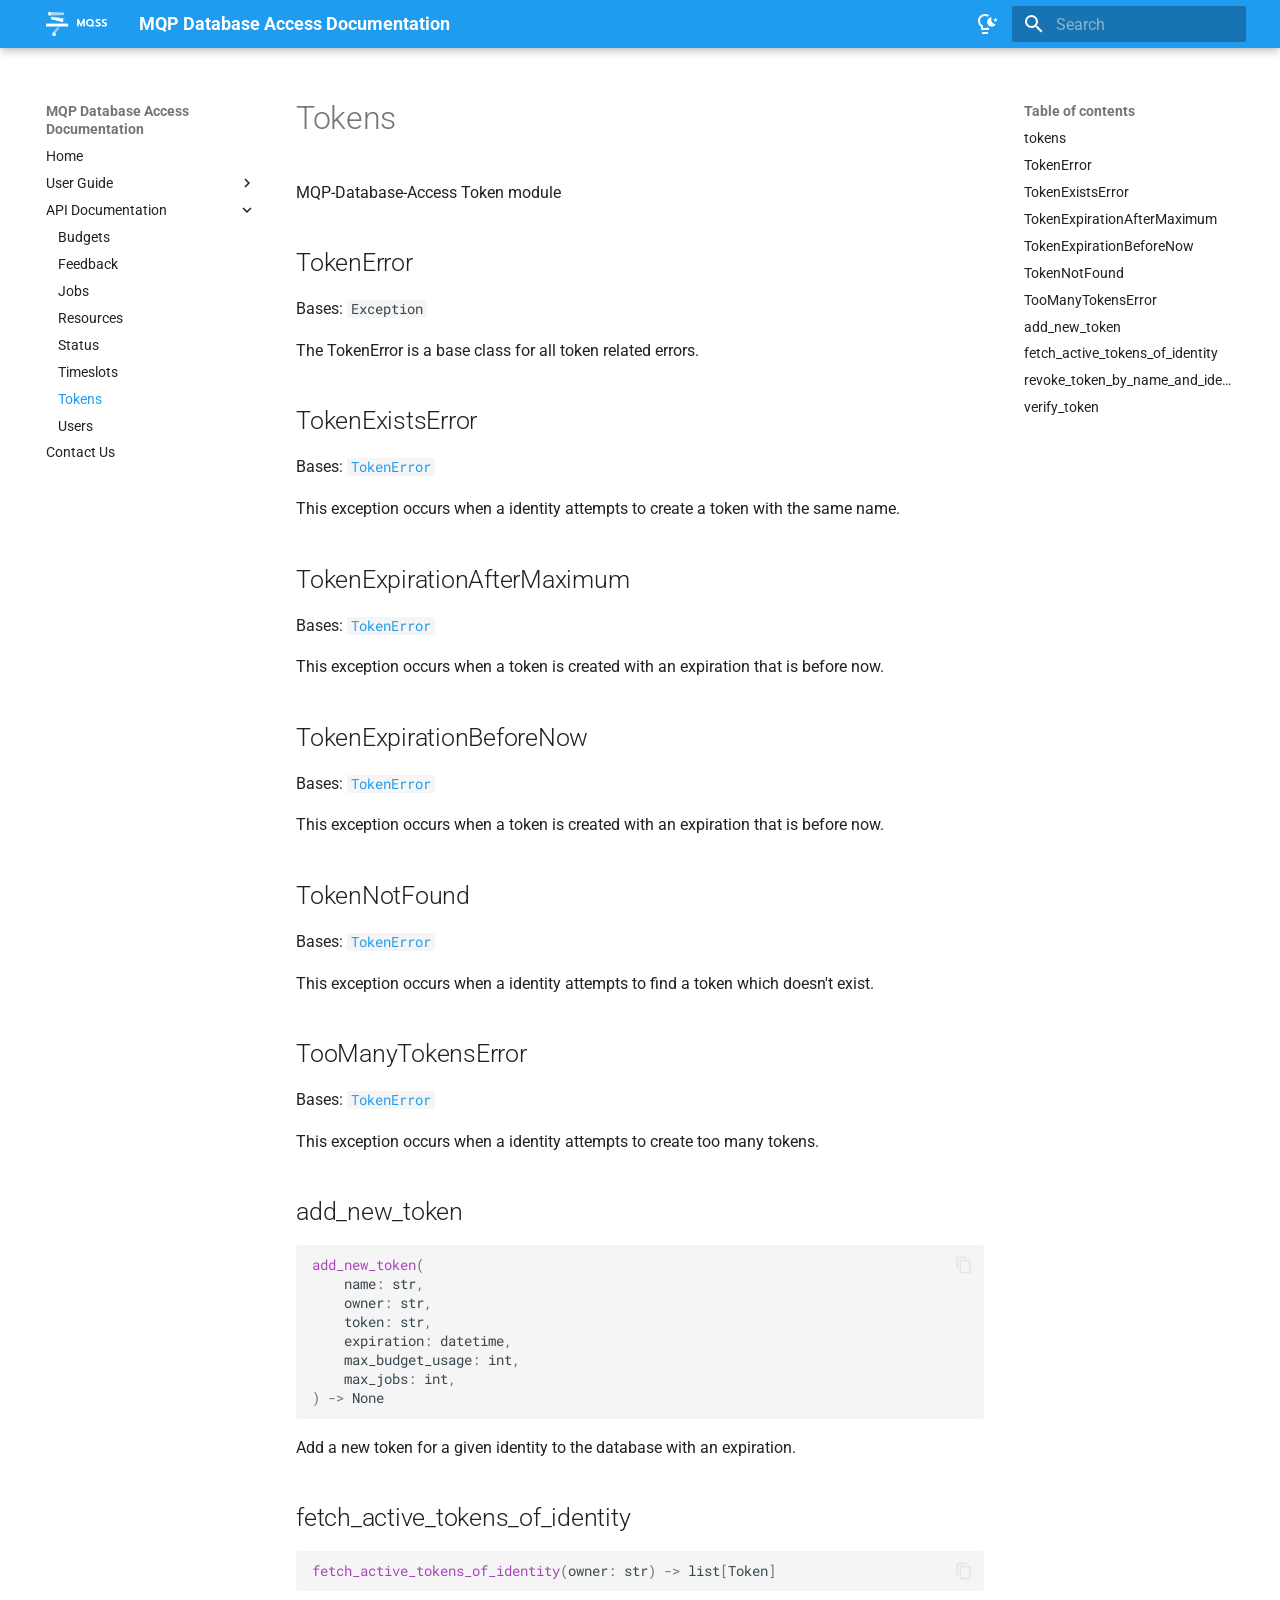
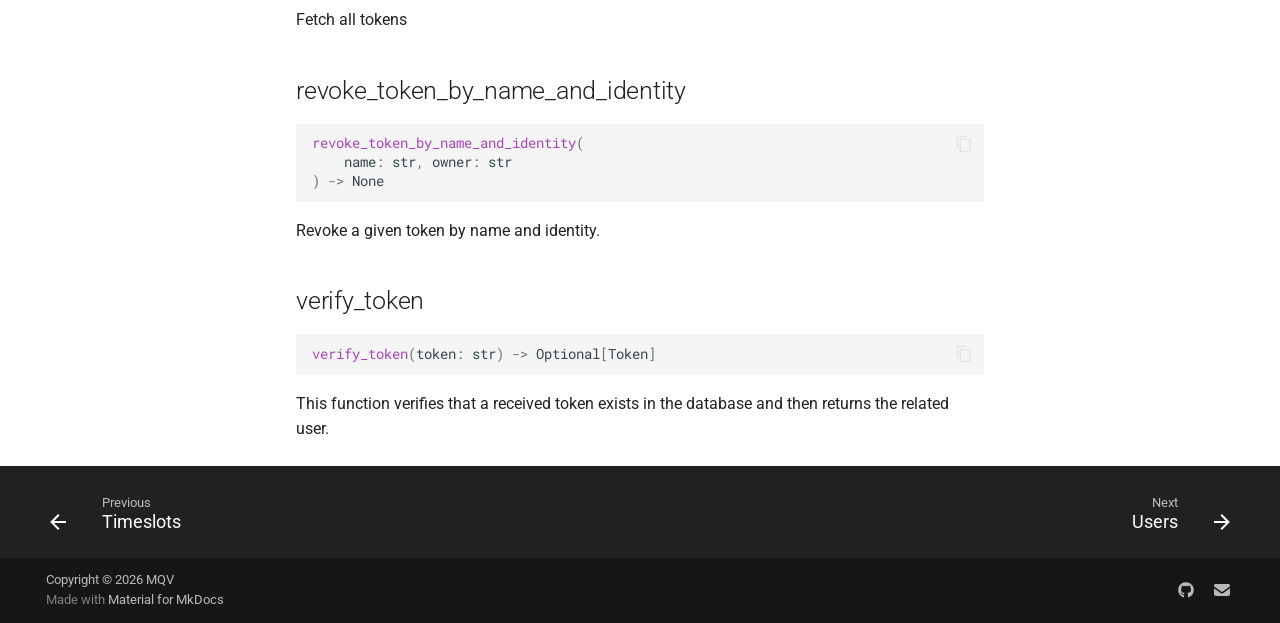
<file: api/tokens/index.html>
<!doctype html>
<html lang="en" class="no-js">
  <head>
    
      <meta charset="utf-8">
      <meta name="viewport" content="width=device-width,initial-scale=1">
      
      
      
      
        <link rel="prev" href="../timeslots/">
      
      
        <link rel="next" href="../users/">
      
      
        
      
      
      <link rel="icon" href="../../assets/images/favicon.png">
      <meta name="generator" content="mkdocs-1.6.1, mkdocs-material-9.7.6">
    
    
      
        <title>Tokens - MQP Database Access Documentation</title>
      
    
    
      <link rel="stylesheet" href="../../assets/stylesheets/main.484c7ddc.min.css">
      
        
        <link rel="stylesheet" href="../../assets/stylesheets/palette.ab4e12ef.min.css">
      
      


    
    
      
    
    
      
        
        
        <link rel="preconnect" href="https://fonts.gstatic.com" crossorigin>
        <link rel="stylesheet" href="https://fonts.googleapis.com/css?family=Roboto:300,300i,400,400i,700,700i%7CRoboto+Mono:400,400i,700,700i&display=fallback">
        <style>:root{--md-text-font:"Roboto";--md-code-font:"Roboto Mono"}</style>
      
    
    
      <link rel="stylesheet" href="../../assets/_mkdocstrings.css">
    
      <link rel="stylesheet" href="../../css/extra.css">
    
    <script>__md_scope=new URL("../..",location),__md_hash=e=>[...e].reduce(((e,_)=>(e<<5)-e+_.charCodeAt(0)),0),__md_get=(e,_=localStorage,t=__md_scope)=>JSON.parse(_.getItem(t.pathname+"."+e)),__md_set=(e,_,t=localStorage,a=__md_scope)=>{try{t.setItem(a.pathname+"."+e,JSON.stringify(_))}catch(e){}}</script>
    
      

    
    
  </head>
  
  
    
    
      
    
    
    
    
    <body dir="ltr" data-md-color-scheme="default" data-md-color-primary="custom" data-md-color-accent="deep-purple">
  
    
    <input class="md-toggle" data-md-toggle="drawer" type="checkbox" id="__drawer" autocomplete="off">
    <input class="md-toggle" data-md-toggle="search" type="checkbox" id="__search" autocomplete="off">
    <label class="md-overlay" for="__drawer"></label>
    <div data-md-component="skip">
      
        
        <a href="#tokens" class="md-skip">
          Skip to content
        </a>
      
    </div>
    <div data-md-component="announce">
      
    </div>
    
    
      

  

<header class="md-header md-header--shadow" data-md-component="header">
  <nav class="md-header__inner md-grid" aria-label="Header">
    <a href="../.." title="MQP Database Access Documentation" class="md-header__button md-logo" aria-label="MQP Database Access Documentation" data-md-component="logo">
      
  <img src="../../img/mqss_logo_white.svg" alt="logo">

    </a>
    <label class="md-header__button md-icon" for="__drawer">
      
      <svg xmlns="http://www.w3.org/2000/svg" viewBox="0 0 24 24"><path d="M3 6h18v2H3zm0 5h18v2H3zm0 5h18v2H3z"/></svg>
    </label>
    <div class="md-header__title" data-md-component="header-title">
      <div class="md-header__ellipsis">
        <div class="md-header__topic">
          <span class="md-ellipsis">
            MQP Database Access Documentation
          </span>
        </div>
        <div class="md-header__topic" data-md-component="header-topic">
          <span class="md-ellipsis">
            
              Tokens
            
          </span>
        </div>
      </div>
    </div>
    
      
        <form class="md-header__option" data-md-component="palette">
  
    
    
    
    <input class="md-option" data-md-color-media="" data-md-color-scheme="default" data-md-color-primary="custom" data-md-color-accent="deep-purple"  aria-label="Light mode"  type="radio" name="__palette" id="__palette_0">
    
      <label class="md-header__button md-icon" title="Light mode" for="__palette_1" hidden>
        <svg xmlns="http://www.w3.org/2000/svg" viewBox="0 0 24 24"><path d="M6 20h6v1c0 .55-.45 1-1 1H7c-.55 0-1-.45-1-1zm5-5.11V16H7v-2.42C5.23 12.81 4 11.05 4 9c0-2.76 2.24-5 5-5 .9 0 1.73.26 2.46.67.54-.47 1.2-.86 1.89-1.17C12.16 2.57 10.65 2 9 2 5.13 2 2 5.13 2 9c0 2.38 1.19 4.47 3 5.74V17c0 .55.45 1 1 1h6c.55 0 1-.45 1-1v-.68c-.75-.36-1.43-.82-2-1.43m9.92-4.95-.5-1.64 1.3-1.08-1.68-.04-.63-1.58-.56 1.61-1.68.11 1.33 1.03-.4 1.65 1.4-.97zm-1.8 2.31a4.62 4.62 0 0 1-3.27-2.28c-.73-1.26-.8-2.72-.35-4 .14-.34-.16-.68-.5-.63-3.44.66-5 4.79-2.78 7.61 1.81 2.24 5.28 2.32 7.17.05.23-.26.08-.7-.27-.75"/></svg>
      </label>
    
  
    
    
    
    <input class="md-option" data-md-color-media="" data-md-color-scheme="slate" data-md-color-primary="indigo" data-md-color-accent="deep-orange"  aria-label="Dark mode"  type="radio" name="__palette" id="__palette_1">
    
      <label class="md-header__button md-icon" title="Dark mode" for="__palette_0" hidden>
        <svg xmlns="http://www.w3.org/2000/svg" viewBox="0 0 24 24"><path d="M20 11h3v2h-3zM1 11h3v2H1zM13 1v3h-2V1zM4.92 3.5l2.13 2.14-1.42 1.41L3.5 4.93zm12.03 2.13 2.12-2.13 1.43 1.43-2.13 2.12zM12 6a6 6 0 0 1 6 6c0 2.22-1.21 4.16-3 5.2V19a1 1 0 0 1-1 1h-4a1 1 0 0 1-1-1v-1.8c-1.79-1.04-3-2.98-3-5.2a6 6 0 0 1 6-6m2 15v1a1 1 0 0 1-1 1h-2a1 1 0 0 1-1-1v-1zm-3-3h2v-2.13c1.73-.44 3-2.01 3-3.87a4 4 0 0 0-4-4 4 4 0 0 0-4 4c0 1.86 1.27 3.43 3 3.87z"/></svg>
      </label>
    
  
</form>
      
    
    
      <script>var palette=__md_get("__palette");if(palette&&palette.color){if("(prefers-color-scheme)"===palette.color.media){var media=matchMedia("(prefers-color-scheme: light)"),input=document.querySelector(media.matches?"[data-md-color-media='(prefers-color-scheme: light)']":"[data-md-color-media='(prefers-color-scheme: dark)']");palette.color.media=input.getAttribute("data-md-color-media"),palette.color.scheme=input.getAttribute("data-md-color-scheme"),palette.color.primary=input.getAttribute("data-md-color-primary"),palette.color.accent=input.getAttribute("data-md-color-accent")}for(var[key,value]of Object.entries(palette.color))document.body.setAttribute("data-md-color-"+key,value)}</script>
    
    
    
      
      
        <label class="md-header__button md-icon" for="__search">
          
          <svg xmlns="http://www.w3.org/2000/svg" viewBox="0 0 24 24"><path d="M9.5 3A6.5 6.5 0 0 1 16 9.5c0 1.61-.59 3.09-1.56 4.23l.27.27h.79l5 5-1.5 1.5-5-5v-.79l-.27-.27A6.52 6.52 0 0 1 9.5 16 6.5 6.5 0 0 1 3 9.5 6.5 6.5 0 0 1 9.5 3m0 2C7 5 5 7 5 9.5S7 14 9.5 14 14 12 14 9.5 12 5 9.5 5"/></svg>
        </label>
        <div class="md-search" data-md-component="search" role="dialog">
  <label class="md-search__overlay" for="__search"></label>
  <div class="md-search__inner" role="search">
    <form class="md-search__form" name="search">
      <input type="text" class="md-search__input" name="query" aria-label="Search" placeholder="Search" autocapitalize="off" autocorrect="off" autocomplete="off" spellcheck="false" data-md-component="search-query" required>
      <label class="md-search__icon md-icon" for="__search">
        
        <svg xmlns="http://www.w3.org/2000/svg" viewBox="0 0 24 24"><path d="M9.5 3A6.5 6.5 0 0 1 16 9.5c0 1.61-.59 3.09-1.56 4.23l.27.27h.79l5 5-1.5 1.5-5-5v-.79l-.27-.27A6.52 6.52 0 0 1 9.5 16 6.5 6.5 0 0 1 3 9.5 6.5 6.5 0 0 1 9.5 3m0 2C7 5 5 7 5 9.5S7 14 9.5 14 14 12 14 9.5 12 5 9.5 5"/></svg>
        
        <svg xmlns="http://www.w3.org/2000/svg" viewBox="0 0 24 24"><path d="M20 11v2H8l5.5 5.5-1.42 1.42L4.16 12l7.92-7.92L13.5 5.5 8 11z"/></svg>
      </label>
      <nav class="md-search__options" aria-label="Search">
        
        <button type="reset" class="md-search__icon md-icon" title="Clear" aria-label="Clear" tabindex="-1">
          
          <svg xmlns="http://www.w3.org/2000/svg" viewBox="0 0 24 24"><path d="M19 6.41 17.59 5 12 10.59 6.41 5 5 6.41 10.59 12 5 17.59 6.41 19 12 13.41 17.59 19 19 17.59 13.41 12z"/></svg>
        </button>
      </nav>
      
    </form>
    <div class="md-search__output">
      <div class="md-search__scrollwrap" tabindex="0" data-md-scrollfix>
        <div class="md-search-result" data-md-component="search-result">
          <div class="md-search-result__meta">
            Initializing search
          </div>
          <ol class="md-search-result__list" role="presentation"></ol>
        </div>
      </div>
    </div>
  </div>
</div>
      
    
    
  </nav>
  
</header>
    
    <div class="md-container" data-md-component="container">
      
      
        
          
        
      
      <main class="md-main" data-md-component="main">
        <div class="md-main__inner md-grid">
          
            
              
              <div class="md-sidebar md-sidebar--primary" data-md-component="sidebar" data-md-type="navigation" >
                <div class="md-sidebar__scrollwrap">
                  <div class="md-sidebar__inner">
                    



<nav class="md-nav md-nav--primary" aria-label="Navigation" data-md-level="0">
  <label class="md-nav__title" for="__drawer">
    <a href="../.." title="MQP Database Access Documentation" class="md-nav__button md-logo" aria-label="MQP Database Access Documentation" data-md-component="logo">
      
  <img src="../../img/mqss_logo_white.svg" alt="logo">

    </a>
    MQP Database Access Documentation
  </label>
  
  <ul class="md-nav__list" data-md-scrollfix>
    
      
      
  
  
  
  
    <li class="md-nav__item">
      <a href="../.." class="md-nav__link">
        
  
  
  <span class="md-ellipsis">
    
  
    Home
  

    
  </span>
  
  

      </a>
    </li>
  

    
      
      
  
  
  
  
    
    
    
    
    
    <li class="md-nav__item md-nav__item--nested">
      
        
        
        <input class="md-nav__toggle md-toggle " type="checkbox" id="__nav_2" >
        
          
          <label class="md-nav__link" for="__nav_2" id="__nav_2_label" tabindex="0">
            
  
  
  <span class="md-ellipsis">
    
  
    User Guide
  

    
  </span>
  
  

            <span class="md-nav__icon md-icon"></span>
          </label>
        
        <nav class="md-nav" data-md-level="1" aria-labelledby="__nav_2_label" aria-expanded="false">
          <label class="md-nav__title" for="__nav_2">
            <span class="md-nav__icon md-icon"></span>
            
  
    User Guide
  

          </label>
          <ul class="md-nav__list" data-md-scrollfix>
            
              
                
  
  
  
  
    <li class="md-nav__item">
      <a href="../../user_guide/getting_started/" class="md-nav__link">
        
  
  
  <span class="md-ellipsis">
    
  
    Getting Started
  

    
  </span>
  
  

      </a>
    </li>
  

              
            
              
                
  
  
  
  
    <li class="md-nav__item">
      <a href="../../user_guide/development_guide/" class="md-nav__link">
        
  
  
  <span class="md-ellipsis">
    
  
    Development Guide
  

    
  </span>
  
  

      </a>
    </li>
  

              
            
          </ul>
        </nav>
      
    </li>
  

    
      
      
  
  
    
  
  
  
    
    
    
    
    
    <li class="md-nav__item md-nav__item--active md-nav__item--nested">
      
        
        
        <input class="md-nav__toggle md-toggle " type="checkbox" id="__nav_3" checked>
        
          
          <label class="md-nav__link" for="__nav_3" id="__nav_3_label" tabindex="0">
            
  
  
  <span class="md-ellipsis">
    
  
    API Documentation
  

    
  </span>
  
  

            <span class="md-nav__icon md-icon"></span>
          </label>
        
        <nav class="md-nav" data-md-level="1" aria-labelledby="__nav_3_label" aria-expanded="true">
          <label class="md-nav__title" for="__nav_3">
            <span class="md-nav__icon md-icon"></span>
            
  
    API Documentation
  

          </label>
          <ul class="md-nav__list" data-md-scrollfix>
            
              
                
  
  
  
  
    <li class="md-nav__item">
      <a href="../budgets/" class="md-nav__link">
        
  
  
  <span class="md-ellipsis">
    
  
    Budgets
  

    
  </span>
  
  

      </a>
    </li>
  

              
            
              
                
  
  
  
  
    <li class="md-nav__item">
      <a href="../feedback/" class="md-nav__link">
        
  
  
  <span class="md-ellipsis">
    
  
    Feedback
  

    
  </span>
  
  

      </a>
    </li>
  

              
            
              
                
  
  
  
  
    <li class="md-nav__item">
      <a href="../jobs/" class="md-nav__link">
        
  
  
  <span class="md-ellipsis">
    
  
    Jobs
  

    
  </span>
  
  

      </a>
    </li>
  

              
            
              
                
  
  
  
  
    <li class="md-nav__item">
      <a href="../resources/" class="md-nav__link">
        
  
  
  <span class="md-ellipsis">
    
  
    Resources
  

    
  </span>
  
  

      </a>
    </li>
  

              
            
              
                
  
  
  
  
    <li class="md-nav__item">
      <a href="../status/" class="md-nav__link">
        
  
  
  <span class="md-ellipsis">
    
  
    Status
  

    
  </span>
  
  

      </a>
    </li>
  

              
            
              
                
  
  
  
  
    <li class="md-nav__item">
      <a href="../timeslots/" class="md-nav__link">
        
  
  
  <span class="md-ellipsis">
    
  
    Timeslots
  

    
  </span>
  
  

      </a>
    </li>
  

              
            
              
                
  
  
    
  
  
  
    <li class="md-nav__item md-nav__item--active">
      
      <input class="md-nav__toggle md-toggle" type="checkbox" id="__toc">
      
      
        
      
      
        <label class="md-nav__link md-nav__link--active" for="__toc">
          
  
  
  <span class="md-ellipsis">
    
  
    Tokens
  

    
  </span>
  
  

          <span class="md-nav__icon md-icon"></span>
        </label>
      
      <a href="./" class="md-nav__link md-nav__link--active">
        
  
  
  <span class="md-ellipsis">
    
  
    Tokens
  

    
  </span>
  
  

      </a>
      
        

<nav class="md-nav md-nav--secondary" aria-label="Table of contents">
  
  
  
    
  
  
    <label class="md-nav__title" for="__toc">
      <span class="md-nav__icon md-icon"></span>
      Table of contents
    </label>
    <ul class="md-nav__list" data-md-component="toc" data-md-scrollfix>
      
        <li class="md-nav__item">
  <a href="#bqp_database_access.tokens" class="md-nav__link">
    <span class="md-ellipsis">
      
        tokens
      
    </span>
  </a>
  
</li>
      
        <li class="md-nav__item">
  <a href="#bqp_database_access.tokens.TokenError" class="md-nav__link">
    <span class="md-ellipsis">
      
        TokenError
      
    </span>
  </a>
  
</li>
      
        <li class="md-nav__item">
  <a href="#bqp_database_access.tokens.TokenExistsError" class="md-nav__link">
    <span class="md-ellipsis">
      
        TokenExistsError
      
    </span>
  </a>
  
</li>
      
        <li class="md-nav__item">
  <a href="#bqp_database_access.tokens.TokenExpirationAfterMaximum" class="md-nav__link">
    <span class="md-ellipsis">
      
        TokenExpirationAfterMaximum
      
    </span>
  </a>
  
</li>
      
        <li class="md-nav__item">
  <a href="#bqp_database_access.tokens.TokenExpirationBeforeNow" class="md-nav__link">
    <span class="md-ellipsis">
      
        TokenExpirationBeforeNow
      
    </span>
  </a>
  
</li>
      
        <li class="md-nav__item">
  <a href="#bqp_database_access.tokens.TokenNotFound" class="md-nav__link">
    <span class="md-ellipsis">
      
        TokenNotFound
      
    </span>
  </a>
  
</li>
      
        <li class="md-nav__item">
  <a href="#bqp_database_access.tokens.TooManyTokensError" class="md-nav__link">
    <span class="md-ellipsis">
      
        TooManyTokensError
      
    </span>
  </a>
  
</li>
      
        <li class="md-nav__item">
  <a href="#bqp_database_access.tokens.add_new_token" class="md-nav__link">
    <span class="md-ellipsis">
      
        add_new_token
      
    </span>
  </a>
  
</li>
      
        <li class="md-nav__item">
  <a href="#bqp_database_access.tokens.fetch_active_tokens_of_identity" class="md-nav__link">
    <span class="md-ellipsis">
      
        fetch_active_tokens_of_identity
      
    </span>
  </a>
  
</li>
      
        <li class="md-nav__item">
  <a href="#bqp_database_access.tokens.revoke_token_by_name_and_identity" class="md-nav__link">
    <span class="md-ellipsis">
      
        revoke_token_by_name_and_identity
      
    </span>
  </a>
  
</li>
      
        <li class="md-nav__item">
  <a href="#bqp_database_access.tokens.verify_token" class="md-nav__link">
    <span class="md-ellipsis">
      
        verify_token
      
    </span>
  </a>
  
</li>
      
    </ul>
  
</nav>
      
    </li>
  

              
            
              
                
  
  
  
  
    <li class="md-nav__item">
      <a href="../users/" class="md-nav__link">
        
  
  
  <span class="md-ellipsis">
    
  
    Users
  

    
  </span>
  
  

      </a>
    </li>
  

              
            
          </ul>
        </nav>
      
    </li>
  

    
      
      
  
  
  
  
    <li class="md-nav__item">
      <a href="../../contact/" class="md-nav__link">
        
  
  
  <span class="md-ellipsis">
    
  
    Contact Us
  

    
  </span>
  
  

      </a>
    </li>
  

    
  </ul>
</nav>
                  </div>
                </div>
              </div>
            
            
              
              <div class="md-sidebar md-sidebar--secondary" data-md-component="sidebar" data-md-type="toc" >
                <div class="md-sidebar__scrollwrap">
                  <div class="md-sidebar__inner">
                    

<nav class="md-nav md-nav--secondary" aria-label="Table of contents">
  
  
  
    
  
  
    <label class="md-nav__title" for="__toc">
      <span class="md-nav__icon md-icon"></span>
      Table of contents
    </label>
    <ul class="md-nav__list" data-md-component="toc" data-md-scrollfix>
      
        <li class="md-nav__item">
  <a href="#bqp_database_access.tokens" class="md-nav__link">
    <span class="md-ellipsis">
      
        tokens
      
    </span>
  </a>
  
</li>
      
        <li class="md-nav__item">
  <a href="#bqp_database_access.tokens.TokenError" class="md-nav__link">
    <span class="md-ellipsis">
      
        TokenError
      
    </span>
  </a>
  
</li>
      
        <li class="md-nav__item">
  <a href="#bqp_database_access.tokens.TokenExistsError" class="md-nav__link">
    <span class="md-ellipsis">
      
        TokenExistsError
      
    </span>
  </a>
  
</li>
      
        <li class="md-nav__item">
  <a href="#bqp_database_access.tokens.TokenExpirationAfterMaximum" class="md-nav__link">
    <span class="md-ellipsis">
      
        TokenExpirationAfterMaximum
      
    </span>
  </a>
  
</li>
      
        <li class="md-nav__item">
  <a href="#bqp_database_access.tokens.TokenExpirationBeforeNow" class="md-nav__link">
    <span class="md-ellipsis">
      
        TokenExpirationBeforeNow
      
    </span>
  </a>
  
</li>
      
        <li class="md-nav__item">
  <a href="#bqp_database_access.tokens.TokenNotFound" class="md-nav__link">
    <span class="md-ellipsis">
      
        TokenNotFound
      
    </span>
  </a>
  
</li>
      
        <li class="md-nav__item">
  <a href="#bqp_database_access.tokens.TooManyTokensError" class="md-nav__link">
    <span class="md-ellipsis">
      
        TooManyTokensError
      
    </span>
  </a>
  
</li>
      
        <li class="md-nav__item">
  <a href="#bqp_database_access.tokens.add_new_token" class="md-nav__link">
    <span class="md-ellipsis">
      
        add_new_token
      
    </span>
  </a>
  
</li>
      
        <li class="md-nav__item">
  <a href="#bqp_database_access.tokens.fetch_active_tokens_of_identity" class="md-nav__link">
    <span class="md-ellipsis">
      
        fetch_active_tokens_of_identity
      
    </span>
  </a>
  
</li>
      
        <li class="md-nav__item">
  <a href="#bqp_database_access.tokens.revoke_token_by_name_and_identity" class="md-nav__link">
    <span class="md-ellipsis">
      
        revoke_token_by_name_and_identity
      
    </span>
  </a>
  
</li>
      
        <li class="md-nav__item">
  <a href="#bqp_database_access.tokens.verify_token" class="md-nav__link">
    <span class="md-ellipsis">
      
        verify_token
      
    </span>
  </a>
  
</li>
      
    </ul>
  
</nav>
                  </div>
                </div>
              </div>
            
          
          
            <div class="md-content" data-md-component="content">
              
              <article class="md-content__inner md-typeset">
                
                  



<h1 id="tokens">Tokens<a class="headerlink" href="#tokens" title="Permanent link">&para;</a></h1>


<div class="doc doc-object doc-module">



<a id="bqp_database_access.tokens"></a>
    <div class="doc doc-contents first">

        <p>MQP-Database-Access Token module</p>










<div class="doc doc-children">









<div class="doc doc-object doc-class">



<h2 id="bqp_database_access.tokens.TokenError" class="doc doc-heading">
            <span class="doc doc-object-name doc-class-name">TokenError</span>


<a href="#bqp_database_access.tokens.TokenError" class="headerlink" title="Permanent link">&para;</a></h2>


    <div class="doc doc-contents ">
            <p class="doc doc-class-bases">
              Bases: <code><span title="Exception">Exception</span></code></p>



        <p>The TokenError is a base class for all token related errors.</p>









    </div>

</div>

<div class="doc doc-object doc-class">



<h2 id="bqp_database_access.tokens.TokenExistsError" class="doc doc-heading">
            <span class="doc doc-object-name doc-class-name">TokenExistsError</span>


<a href="#bqp_database_access.tokens.TokenExistsError" class="headerlink" title="Permanent link">&para;</a></h2>


    <div class="doc doc-contents ">
            <p class="doc doc-class-bases">
              Bases: <code><a class="autorefs autorefs-internal" title="TokenError (bqp_database_access.tokens.TokenError)" href="#bqp_database_access.tokens.TokenError">TokenError</a></code></p>



        <p>This exception occurs when a identity attempts to create a token with the same name.</p>











<div class="doc doc-children">












  </div>

    </div>

</div>

<div class="doc doc-object doc-class">



<h2 id="bqp_database_access.tokens.TokenExpirationAfterMaximum" class="doc doc-heading">
            <span class="doc doc-object-name doc-class-name">TokenExpirationAfterMaximum</span>


<a href="#bqp_database_access.tokens.TokenExpirationAfterMaximum" class="headerlink" title="Permanent link">&para;</a></h2>


    <div class="doc doc-contents ">
            <p class="doc doc-class-bases">
              Bases: <code><a class="autorefs autorefs-internal" title="TokenError (bqp_database_access.tokens.TokenError)" href="#bqp_database_access.tokens.TokenError">TokenError</a></code></p>



        <p>This exception occurs when a token is created with an expiration that is before now.</p>











<div class="doc doc-children">












  </div>

    </div>

</div>

<div class="doc doc-object doc-class">



<h2 id="bqp_database_access.tokens.TokenExpirationBeforeNow" class="doc doc-heading">
            <span class="doc doc-object-name doc-class-name">TokenExpirationBeforeNow</span>


<a href="#bqp_database_access.tokens.TokenExpirationBeforeNow" class="headerlink" title="Permanent link">&para;</a></h2>


    <div class="doc doc-contents ">
            <p class="doc doc-class-bases">
              Bases: <code><a class="autorefs autorefs-internal" title="TokenError (bqp_database_access.tokens.TokenError)" href="#bqp_database_access.tokens.TokenError">TokenError</a></code></p>



        <p>This exception occurs when a token is created with an expiration that is before now.</p>











<div class="doc doc-children">












  </div>

    </div>

</div>

<div class="doc doc-object doc-class">



<h2 id="bqp_database_access.tokens.TokenNotFound" class="doc doc-heading">
            <span class="doc doc-object-name doc-class-name">TokenNotFound</span>


<a href="#bqp_database_access.tokens.TokenNotFound" class="headerlink" title="Permanent link">&para;</a></h2>


    <div class="doc doc-contents ">
            <p class="doc doc-class-bases">
              Bases: <code><a class="autorefs autorefs-internal" title="TokenError (bqp_database_access.tokens.TokenError)" href="#bqp_database_access.tokens.TokenError">TokenError</a></code></p>



        <p>This exception occurs when a identity attempts to find a token which doesn't exist.</p>











<div class="doc doc-children">












  </div>

    </div>

</div>

<div class="doc doc-object doc-class">



<h2 id="bqp_database_access.tokens.TooManyTokensError" class="doc doc-heading">
            <span class="doc doc-object-name doc-class-name">TooManyTokensError</span>


<a href="#bqp_database_access.tokens.TooManyTokensError" class="headerlink" title="Permanent link">&para;</a></h2>


    <div class="doc doc-contents ">
            <p class="doc doc-class-bases">
              Bases: <code><a class="autorefs autorefs-internal" title="TokenError (bqp_database_access.tokens.TokenError)" href="#bqp_database_access.tokens.TokenError">TokenError</a></code></p>



        <p>This exception occurs when a identity attempts to create too many tokens.</p>











<div class="doc doc-children">












  </div>

    </div>

</div>


<div class="doc doc-object doc-function">


<h2 id="bqp_database_access.tokens.add_new_token" class="doc doc-heading">
            <span class="doc doc-object-name doc-function-name">add_new_token</span>


<a href="#bqp_database_access.tokens.add_new_token" class="headerlink" title="Permanent link">&para;</a></h2>
<div class="doc-signature highlight"><pre><span></span><code><span class="nf">add_new_token</span><span class="p">(</span>
    <span class="n">name</span><span class="p">:</span> <span class="n"><span title="str">str</span></span><span class="p">,</span>
    <span class="n">owner</span><span class="p">:</span> <span class="n"><span title="str">str</span></span><span class="p">,</span>
    <span class="n">token</span><span class="p">:</span> <span class="n"><span title="str">str</span></span><span class="p">,</span>
    <span class="n">expiration</span><span class="p">:</span> <span class="n"><span title="datetime.datetime">datetime</span></span><span class="p">,</span>
    <span class="n">max_budget_usage</span><span class="p">:</span> <span class="n"><span title="int">int</span></span><span class="p">,</span>
    <span class="n">max_jobs</span><span class="p">:</span> <span class="n"><span title="int">int</span></span><span class="p">,</span>
<span class="p">)</span> <span class="o">-&gt;</span> <span class="kc">None</span>
</code></pre></div>

    <div class="doc doc-contents ">

        <p>Add a new token for a given identity to the database with an expiration.</p>


    </div>

</div>

<div class="doc doc-object doc-function">


<h2 id="bqp_database_access.tokens.fetch_active_tokens_of_identity" class="doc doc-heading">
            <span class="doc doc-object-name doc-function-name">fetch_active_tokens_of_identity</span>


<a href="#bqp_database_access.tokens.fetch_active_tokens_of_identity" class="headerlink" title="Permanent link">&para;</a></h2>
<div class="doc-signature highlight"><pre><span></span><code><span class="nf">fetch_active_tokens_of_identity</span><span class="p">(</span><span class="n">owner</span><span class="p">:</span> <span class="n"><span title="str">str</span></span><span class="p">)</span> <span class="o">-&gt;</span> <span class="n"><span title="list">list</span></span><span class="p">[</span><span class="n"><span title="Token">Token</span></span><span class="p">]</span>
</code></pre></div>

    <div class="doc doc-contents ">

        <p>Fetch all tokens</p>


    </div>

</div>

<div class="doc doc-object doc-function">


<h2 id="bqp_database_access.tokens.revoke_token_by_name_and_identity" class="doc doc-heading">
            <span class="doc doc-object-name doc-function-name">revoke_token_by_name_and_identity</span>


<a href="#bqp_database_access.tokens.revoke_token_by_name_and_identity" class="headerlink" title="Permanent link">&para;</a></h2>
<div class="doc-signature highlight"><pre><span></span><code><span class="nf">revoke_token_by_name_and_identity</span><span class="p">(</span>
    <span class="n">name</span><span class="p">:</span> <span class="n"><span title="str">str</span></span><span class="p">,</span> <span class="n">owner</span><span class="p">:</span> <span class="n"><span title="str">str</span></span>
<span class="p">)</span> <span class="o">-&gt;</span> <span class="kc">None</span>
</code></pre></div>

    <div class="doc doc-contents ">

        <p>Revoke a given token by name and identity.</p>


    </div>

</div>

<div class="doc doc-object doc-function">


<h2 id="bqp_database_access.tokens.verify_token" class="doc doc-heading">
            <span class="doc doc-object-name doc-function-name">verify_token</span>


<a href="#bqp_database_access.tokens.verify_token" class="headerlink" title="Permanent link">&para;</a></h2>
<div class="doc-signature highlight"><pre><span></span><code><span class="nf">verify_token</span><span class="p">(</span><span class="n">token</span><span class="p">:</span> <span class="n"><span title="str">str</span></span><span class="p">)</span> <span class="o">-&gt;</span> <span class="n"><span title="typing.Optional">Optional</span></span><span class="p">[</span><span class="n"><span title="Token">Token</span></span><span class="p">]</span>
</code></pre></div>

    <div class="doc doc-contents ">

        <p>This function verifies that a received token exists in the database
and then returns the related user.</p>


    </div>

</div>



  </div>

    </div>

</div>












                
              </article>
            </div>
          
          
<script>var target=document.getElementById(location.hash.slice(1));target&&target.name&&(target.checked=target.name.startsWith("__tabbed_"))</script>
        </div>
        
      </main>
      
        <footer class="md-footer">
  
    
      
      <nav class="md-footer__inner md-grid" aria-label="Footer" >
        
          
          <a href="../timeslots/" class="md-footer__link md-footer__link--prev" aria-label="Previous: Timeslots">
            <div class="md-footer__button md-icon">
              
              <svg xmlns="http://www.w3.org/2000/svg" viewBox="0 0 24 24"><path d="M20 11v2H8l5.5 5.5-1.42 1.42L4.16 12l7.92-7.92L13.5 5.5 8 11z"/></svg>
            </div>
            <div class="md-footer__title">
              <span class="md-footer__direction">
                Previous
              </span>
              <div class="md-ellipsis">
                Timeslots
              </div>
            </div>
          </a>
        
        
          
          <a href="../users/" class="md-footer__link md-footer__link--next" aria-label="Next: Users">
            <div class="md-footer__title">
              <span class="md-footer__direction">
                Next
              </span>
              <div class="md-ellipsis">
                Users
              </div>
            </div>
            <div class="md-footer__button md-icon">
              
              <svg xmlns="http://www.w3.org/2000/svg" viewBox="0 0 24 24"><path d="M4 11v2h12l-5.5 5.5 1.42 1.42L19.84 12l-7.92-7.92L10.5 5.5 16 11z"/></svg>
            </div>
          </a>
        
      </nav>
    
  
  <div class="md-footer-meta md-typeset">
    <div class="md-footer-meta__inner md-grid">
      <div class="md-copyright">
  
    <div class="md-copyright__highlight">
      Copyright &copy; 2026 MQV
    </div>
  
  
    Made with
    <a href="https://squidfunk.github.io/mkdocs-material/" target="_blank" rel="noopener">
      Material for MkDocs
    </a>
  
</div>
      
        
<div class="md-social">
  
    
    
    
    
      
      
    
    <a href="https://github.com/Munich-Quantum-Software-Stack/MQP-Database-Access" target="_blank" rel="noopener" title="github.com" class="md-social__link">
      <svg xmlns="http://www.w3.org/2000/svg" viewBox="0 0 512 512"><!--! Font Awesome Free 7.1.0 by @fontawesome - https://fontawesome.com License - https://fontawesome.com/license/free (Icons: CC BY 4.0, Fonts: SIL OFL 1.1, Code: MIT License) Copyright 2025 Fonticons, Inc.--><path d="M173.9 397.4c0 2-2.3 3.6-5.2 3.6-3.3.3-5.6-1.3-5.6-3.6 0-2 2.3-3.6 5.2-3.6 3-.3 5.6 1.3 5.6 3.6m-31.1-4.5c-.7 2 1.3 4.3 4.3 4.9 2.6 1 5.6 0 6.2-2s-1.3-4.3-4.3-5.2c-2.6-.7-5.5.3-6.2 2.3m44.2-1.7c-2.9.7-4.9 2.6-4.6 4.9.3 2 2.9 3.3 5.9 2.6 2.9-.7 4.9-2.6 4.6-4.6-.3-1.9-3-3.2-5.9-2.9M252.8 8C114.1 8 8 113.3 8 252c0 110.9 69.8 205.8 169.5 239.2 12.8 2.3 17.3-5.6 17.3-12.1 0-6.2-.3-40.4-.3-61.4 0 0-70 15-84.7-29.8 0 0-11.4-29.1-27.8-36.6 0 0-22.9-15.7 1.6-15.4 0 0 24.9 2 38.6 25.8 21.9 38.6 58.6 27.5 72.9 20.9 2.3-16 8.8-27.1 16-33.7-55.9-6.2-112.3-14.3-112.3-110.5 0-27.5 7.6-41.3 23.6-58.9-2.6-6.5-11.1-33.3 2.6-67.9 20.9-6.5 69 27 69 27 20-5.6 41.5-8.5 62.8-8.5s42.8 2.9 62.8 8.5c0 0 48.1-33.6 69-27 13.7 34.7 5.2 61.4 2.6 67.9 16 17.7 25.8 31.5 25.8 58.9 0 96.5-58.9 104.2-114.8 110.5 9.2 7.9 17 22.9 17 46.4 0 33.7-.3 75.4-.3 83.6 0 6.5 4.6 14.4 17.3 12.1C436.2 457.8 504 362.9 504 252 504 113.3 391.5 8 252.8 8M105.2 352.9c-1.3 1-1 3.3.7 5.2 1.6 1.6 3.9 2.3 5.2 1 1.3-1 1-3.3-.7-5.2-1.6-1.6-3.9-2.3-5.2-1m-10.8-8.1c-.7 1.3.3 2.9 2.3 3.9 1.6 1 3.6.7 4.3-.7.7-1.3-.3-2.9-2.3-3.9-2-.6-3.6-.3-4.3.7m32.4 35.6c-1.6 1.3-1 4.3 1.3 6.2 2.3 2.3 5.2 2.6 6.5 1 1.3-1.3.7-4.3-1.3-6.2-2.2-2.3-5.2-2.6-6.5-1m-11.4-14.7c-1.6 1-1.6 3.6 0 5.9s4.3 3.3 5.6 2.3c1.6-1.3 1.6-3.9 0-6.2-1.4-2.3-4-3.3-5.6-2"/></svg>
    </a>
  
    
    
    
    
    <a href="mailto:quantum@lrz.de" target="_blank" rel="noopener" title="" class="md-social__link">
      <svg xmlns="http://www.w3.org/2000/svg" viewBox="0 0 512 512"><!--! Font Awesome Free 7.1.0 by @fontawesome - https://fontawesome.com License - https://fontawesome.com/license/free (Icons: CC BY 4.0, Fonts: SIL OFL 1.1, Code: MIT License) Copyright 2025 Fonticons, Inc.--><path d="M48 64C21.5 64 0 85.5 0 112c0 15.1 7.1 29.3 19.2 38.4l208 156a48 48 0 0 0 57.6 0l208-156c12.1-9.1 19.2-23.3 19.2-38.4 0-26.5-21.5-48-48-48zM0 196v188c0 35.3 28.7 64 64 64h384c35.3 0 64-28.7 64-64V196L313.6 344.8c-34.1 25.6-81.1 25.6-115.2 0z"/></svg>
    </a>
  
</div>
      
    </div>
  </div>
</footer>
      
    </div>
    <div class="md-dialog" data-md-component="dialog">
      <div class="md-dialog__inner md-typeset"></div>
    </div>
    
    
    
      
      
      <script id="__config" type="application/json">{"annotate": null, "base": "../..", "features": ["content.code.copy", "navigation.instant", "navigation.footer"], "search": "../../assets/javascripts/workers/search.2c215733.min.js", "tags": null, "translations": {"clipboard.copied": "Copied to clipboard", "clipboard.copy": "Copy to clipboard", "search.result.more.one": "1 more on this page", "search.result.more.other": "# more on this page", "search.result.none": "No matching documents", "search.result.one": "1 matching document", "search.result.other": "# matching documents", "search.result.placeholder": "Type to start searching", "search.result.term.missing": "Missing", "select.version": "Select version"}, "version": null}</script>
    
    
      <script src="../../assets/javascripts/bundle.79ae519e.min.js"></script>
      
    
  </body>
</html>
</file>
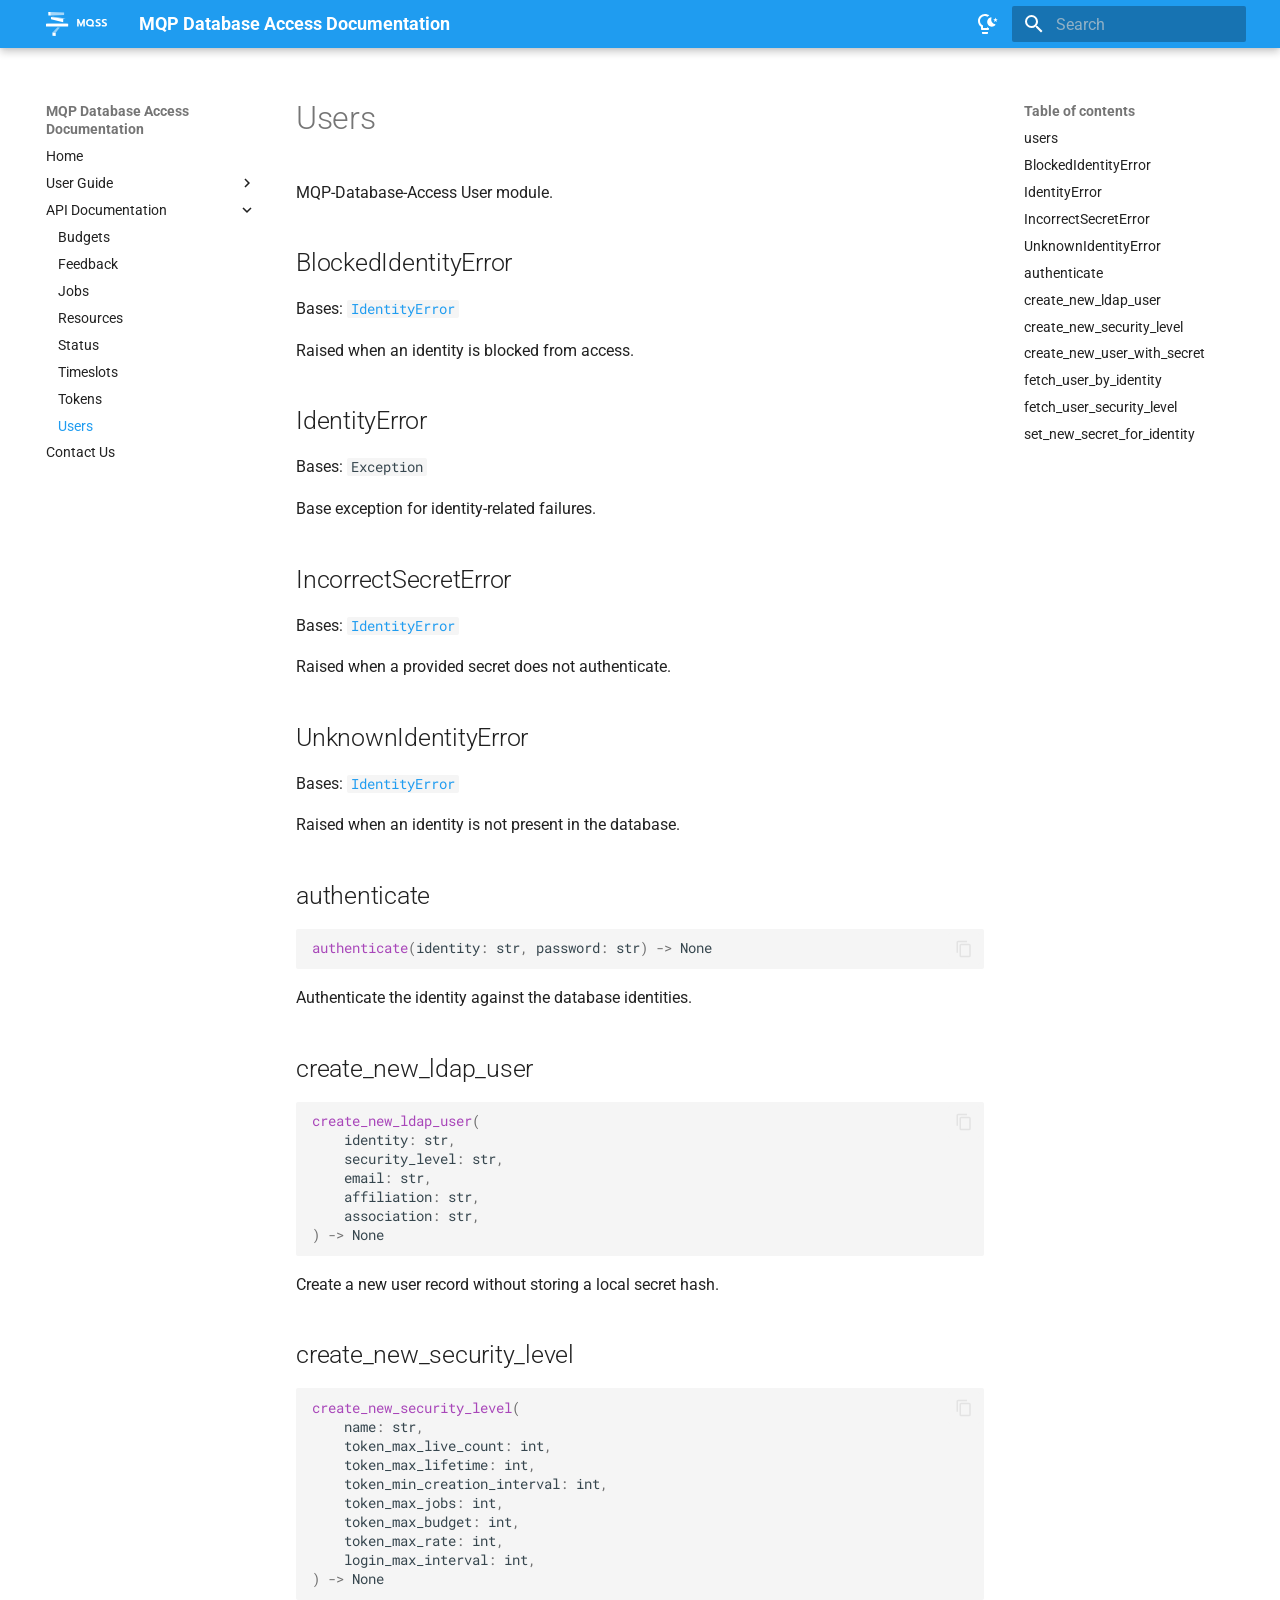
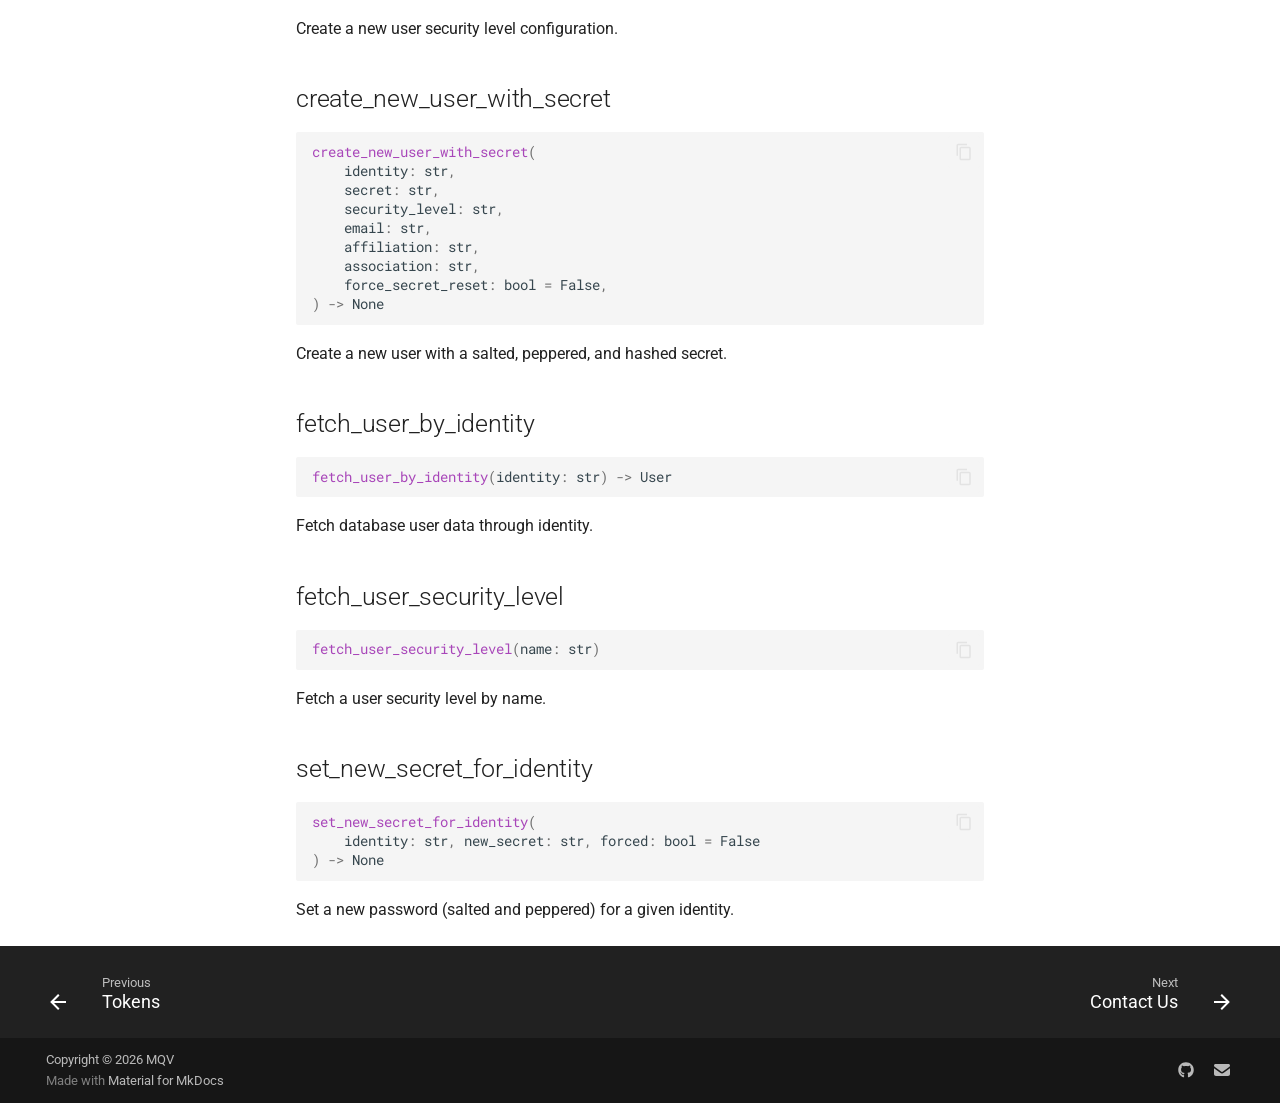
<file: api/users/index.html>
<!doctype html>
<html lang="en" class="no-js">
  <head>
    
      <meta charset="utf-8">
      <meta name="viewport" content="width=device-width,initial-scale=1">
      
      
      
      
        <link rel="prev" href="../tokens/">
      
      
        <link rel="next" href="../../contact/">
      
      
        
      
      
      <link rel="icon" href="../../assets/images/favicon.png">
      <meta name="generator" content="mkdocs-1.6.1, mkdocs-material-9.7.6">
    
    
      
        <title>Users - MQP Database Access Documentation</title>
      
    
    
      <link rel="stylesheet" href="../../assets/stylesheets/main.484c7ddc.min.css">
      
        
        <link rel="stylesheet" href="../../assets/stylesheets/palette.ab4e12ef.min.css">
      
      


    
    
      
    
    
      
        
        
        <link rel="preconnect" href="https://fonts.gstatic.com" crossorigin>
        <link rel="stylesheet" href="https://fonts.googleapis.com/css?family=Roboto:300,300i,400,400i,700,700i%7CRoboto+Mono:400,400i,700,700i&display=fallback">
        <style>:root{--md-text-font:"Roboto";--md-code-font:"Roboto Mono"}</style>
      
    
    
      <link rel="stylesheet" href="../../assets/_mkdocstrings.css">
    
      <link rel="stylesheet" href="../../css/extra.css">
    
    <script>__md_scope=new URL("../..",location),__md_hash=e=>[...e].reduce(((e,_)=>(e<<5)-e+_.charCodeAt(0)),0),__md_get=(e,_=localStorage,t=__md_scope)=>JSON.parse(_.getItem(t.pathname+"."+e)),__md_set=(e,_,t=localStorage,a=__md_scope)=>{try{t.setItem(a.pathname+"."+e,JSON.stringify(_))}catch(e){}}</script>
    
      

    
    
  </head>
  
  
    
    
      
    
    
    
    
    <body dir="ltr" data-md-color-scheme="default" data-md-color-primary="custom" data-md-color-accent="deep-purple">
  
    
    <input class="md-toggle" data-md-toggle="drawer" type="checkbox" id="__drawer" autocomplete="off">
    <input class="md-toggle" data-md-toggle="search" type="checkbox" id="__search" autocomplete="off">
    <label class="md-overlay" for="__drawer"></label>
    <div data-md-component="skip">
      
        
        <a href="#users" class="md-skip">
          Skip to content
        </a>
      
    </div>
    <div data-md-component="announce">
      
    </div>
    
    
      

  

<header class="md-header md-header--shadow" data-md-component="header">
  <nav class="md-header__inner md-grid" aria-label="Header">
    <a href="../.." title="MQP Database Access Documentation" class="md-header__button md-logo" aria-label="MQP Database Access Documentation" data-md-component="logo">
      
  <img src="../../img/mqss_logo_white.svg" alt="logo">

    </a>
    <label class="md-header__button md-icon" for="__drawer">
      
      <svg xmlns="http://www.w3.org/2000/svg" viewBox="0 0 24 24"><path d="M3 6h18v2H3zm0 5h18v2H3zm0 5h18v2H3z"/></svg>
    </label>
    <div class="md-header__title" data-md-component="header-title">
      <div class="md-header__ellipsis">
        <div class="md-header__topic">
          <span class="md-ellipsis">
            MQP Database Access Documentation
          </span>
        </div>
        <div class="md-header__topic" data-md-component="header-topic">
          <span class="md-ellipsis">
            
              Users
            
          </span>
        </div>
      </div>
    </div>
    
      
        <form class="md-header__option" data-md-component="palette">
  
    
    
    
    <input class="md-option" data-md-color-media="" data-md-color-scheme="default" data-md-color-primary="custom" data-md-color-accent="deep-purple"  aria-label="Light mode"  type="radio" name="__palette" id="__palette_0">
    
      <label class="md-header__button md-icon" title="Light mode" for="__palette_1" hidden>
        <svg xmlns="http://www.w3.org/2000/svg" viewBox="0 0 24 24"><path d="M6 20h6v1c0 .55-.45 1-1 1H7c-.55 0-1-.45-1-1zm5-5.11V16H7v-2.42C5.23 12.81 4 11.05 4 9c0-2.76 2.24-5 5-5 .9 0 1.73.26 2.46.67.54-.47 1.2-.86 1.89-1.17C12.16 2.57 10.65 2 9 2 5.13 2 2 5.13 2 9c0 2.38 1.19 4.47 3 5.74V17c0 .55.45 1 1 1h6c.55 0 1-.45 1-1v-.68c-.75-.36-1.43-.82-2-1.43m9.92-4.95-.5-1.64 1.3-1.08-1.68-.04-.63-1.58-.56 1.61-1.68.11 1.33 1.03-.4 1.65 1.4-.97zm-1.8 2.31a4.62 4.62 0 0 1-3.27-2.28c-.73-1.26-.8-2.72-.35-4 .14-.34-.16-.68-.5-.63-3.44.66-5 4.79-2.78 7.61 1.81 2.24 5.28 2.32 7.17.05.23-.26.08-.7-.27-.75"/></svg>
      </label>
    
  
    
    
    
    <input class="md-option" data-md-color-media="" data-md-color-scheme="slate" data-md-color-primary="indigo" data-md-color-accent="deep-orange"  aria-label="Dark mode"  type="radio" name="__palette" id="__palette_1">
    
      <label class="md-header__button md-icon" title="Dark mode" for="__palette_0" hidden>
        <svg xmlns="http://www.w3.org/2000/svg" viewBox="0 0 24 24"><path d="M20 11h3v2h-3zM1 11h3v2H1zM13 1v3h-2V1zM4.92 3.5l2.13 2.14-1.42 1.41L3.5 4.93zm12.03 2.13 2.12-2.13 1.43 1.43-2.13 2.12zM12 6a6 6 0 0 1 6 6c0 2.22-1.21 4.16-3 5.2V19a1 1 0 0 1-1 1h-4a1 1 0 0 1-1-1v-1.8c-1.79-1.04-3-2.98-3-5.2a6 6 0 0 1 6-6m2 15v1a1 1 0 0 1-1 1h-2a1 1 0 0 1-1-1v-1zm-3-3h2v-2.13c1.73-.44 3-2.01 3-3.87a4 4 0 0 0-4-4 4 4 0 0 0-4 4c0 1.86 1.27 3.43 3 3.87z"/></svg>
      </label>
    
  
</form>
      
    
    
      <script>var palette=__md_get("__palette");if(palette&&palette.color){if("(prefers-color-scheme)"===palette.color.media){var media=matchMedia("(prefers-color-scheme: light)"),input=document.querySelector(media.matches?"[data-md-color-media='(prefers-color-scheme: light)']":"[data-md-color-media='(prefers-color-scheme: dark)']");palette.color.media=input.getAttribute("data-md-color-media"),palette.color.scheme=input.getAttribute("data-md-color-scheme"),palette.color.primary=input.getAttribute("data-md-color-primary"),palette.color.accent=input.getAttribute("data-md-color-accent")}for(var[key,value]of Object.entries(palette.color))document.body.setAttribute("data-md-color-"+key,value)}</script>
    
    
    
      
      
        <label class="md-header__button md-icon" for="__search">
          
          <svg xmlns="http://www.w3.org/2000/svg" viewBox="0 0 24 24"><path d="M9.5 3A6.5 6.5 0 0 1 16 9.5c0 1.61-.59 3.09-1.56 4.23l.27.27h.79l5 5-1.5 1.5-5-5v-.79l-.27-.27A6.52 6.52 0 0 1 9.5 16 6.5 6.5 0 0 1 3 9.5 6.5 6.5 0 0 1 9.5 3m0 2C7 5 5 7 5 9.5S7 14 9.5 14 14 12 14 9.5 12 5 9.5 5"/></svg>
        </label>
        <div class="md-search" data-md-component="search" role="dialog">
  <label class="md-search__overlay" for="__search"></label>
  <div class="md-search__inner" role="search">
    <form class="md-search__form" name="search">
      <input type="text" class="md-search__input" name="query" aria-label="Search" placeholder="Search" autocapitalize="off" autocorrect="off" autocomplete="off" spellcheck="false" data-md-component="search-query" required>
      <label class="md-search__icon md-icon" for="__search">
        
        <svg xmlns="http://www.w3.org/2000/svg" viewBox="0 0 24 24"><path d="M9.5 3A6.5 6.5 0 0 1 16 9.5c0 1.61-.59 3.09-1.56 4.23l.27.27h.79l5 5-1.5 1.5-5-5v-.79l-.27-.27A6.52 6.52 0 0 1 9.5 16 6.5 6.5 0 0 1 3 9.5 6.5 6.5 0 0 1 9.5 3m0 2C7 5 5 7 5 9.5S7 14 9.5 14 14 12 14 9.5 12 5 9.5 5"/></svg>
        
        <svg xmlns="http://www.w3.org/2000/svg" viewBox="0 0 24 24"><path d="M20 11v2H8l5.5 5.5-1.42 1.42L4.16 12l7.92-7.92L13.5 5.5 8 11z"/></svg>
      </label>
      <nav class="md-search__options" aria-label="Search">
        
        <button type="reset" class="md-search__icon md-icon" title="Clear" aria-label="Clear" tabindex="-1">
          
          <svg xmlns="http://www.w3.org/2000/svg" viewBox="0 0 24 24"><path d="M19 6.41 17.59 5 12 10.59 6.41 5 5 6.41 10.59 12 5 17.59 6.41 19 12 13.41 17.59 19 19 17.59 13.41 12z"/></svg>
        </button>
      </nav>
      
    </form>
    <div class="md-search__output">
      <div class="md-search__scrollwrap" tabindex="0" data-md-scrollfix>
        <div class="md-search-result" data-md-component="search-result">
          <div class="md-search-result__meta">
            Initializing search
          </div>
          <ol class="md-search-result__list" role="presentation"></ol>
        </div>
      </div>
    </div>
  </div>
</div>
      
    
    
  </nav>
  
</header>
    
    <div class="md-container" data-md-component="container">
      
      
        
          
        
      
      <main class="md-main" data-md-component="main">
        <div class="md-main__inner md-grid">
          
            
              
              <div class="md-sidebar md-sidebar--primary" data-md-component="sidebar" data-md-type="navigation" >
                <div class="md-sidebar__scrollwrap">
                  <div class="md-sidebar__inner">
                    



<nav class="md-nav md-nav--primary" aria-label="Navigation" data-md-level="0">
  <label class="md-nav__title" for="__drawer">
    <a href="../.." title="MQP Database Access Documentation" class="md-nav__button md-logo" aria-label="MQP Database Access Documentation" data-md-component="logo">
      
  <img src="../../img/mqss_logo_white.svg" alt="logo">

    </a>
    MQP Database Access Documentation
  </label>
  
  <ul class="md-nav__list" data-md-scrollfix>
    
      
      
  
  
  
  
    <li class="md-nav__item">
      <a href="../.." class="md-nav__link">
        
  
  
  <span class="md-ellipsis">
    
  
    Home
  

    
  </span>
  
  

      </a>
    </li>
  

    
      
      
  
  
  
  
    
    
    
    
    
    <li class="md-nav__item md-nav__item--nested">
      
        
        
        <input class="md-nav__toggle md-toggle " type="checkbox" id="__nav_2" >
        
          
          <label class="md-nav__link" for="__nav_2" id="__nav_2_label" tabindex="0">
            
  
  
  <span class="md-ellipsis">
    
  
    User Guide
  

    
  </span>
  
  

            <span class="md-nav__icon md-icon"></span>
          </label>
        
        <nav class="md-nav" data-md-level="1" aria-labelledby="__nav_2_label" aria-expanded="false">
          <label class="md-nav__title" for="__nav_2">
            <span class="md-nav__icon md-icon"></span>
            
  
    User Guide
  

          </label>
          <ul class="md-nav__list" data-md-scrollfix>
            
              
                
  
  
  
  
    <li class="md-nav__item">
      <a href="../../user_guide/getting_started/" class="md-nav__link">
        
  
  
  <span class="md-ellipsis">
    
  
    Getting Started
  

    
  </span>
  
  

      </a>
    </li>
  

              
            
              
                
  
  
  
  
    <li class="md-nav__item">
      <a href="../../user_guide/development_guide/" class="md-nav__link">
        
  
  
  <span class="md-ellipsis">
    
  
    Development Guide
  

    
  </span>
  
  

      </a>
    </li>
  

              
            
          </ul>
        </nav>
      
    </li>
  

    
      
      
  
  
    
  
  
  
    
    
    
    
    
    <li class="md-nav__item md-nav__item--active md-nav__item--nested">
      
        
        
        <input class="md-nav__toggle md-toggle " type="checkbox" id="__nav_3" checked>
        
          
          <label class="md-nav__link" for="__nav_3" id="__nav_3_label" tabindex="0">
            
  
  
  <span class="md-ellipsis">
    
  
    API Documentation
  

    
  </span>
  
  

            <span class="md-nav__icon md-icon"></span>
          </label>
        
        <nav class="md-nav" data-md-level="1" aria-labelledby="__nav_3_label" aria-expanded="true">
          <label class="md-nav__title" for="__nav_3">
            <span class="md-nav__icon md-icon"></span>
            
  
    API Documentation
  

          </label>
          <ul class="md-nav__list" data-md-scrollfix>
            
              
                
  
  
  
  
    <li class="md-nav__item">
      <a href="../budgets/" class="md-nav__link">
        
  
  
  <span class="md-ellipsis">
    
  
    Budgets
  

    
  </span>
  
  

      </a>
    </li>
  

              
            
              
                
  
  
  
  
    <li class="md-nav__item">
      <a href="../feedback/" class="md-nav__link">
        
  
  
  <span class="md-ellipsis">
    
  
    Feedback
  

    
  </span>
  
  

      </a>
    </li>
  

              
            
              
                
  
  
  
  
    <li class="md-nav__item">
      <a href="../jobs/" class="md-nav__link">
        
  
  
  <span class="md-ellipsis">
    
  
    Jobs
  

    
  </span>
  
  

      </a>
    </li>
  

              
            
              
                
  
  
  
  
    <li class="md-nav__item">
      <a href="../resources/" class="md-nav__link">
        
  
  
  <span class="md-ellipsis">
    
  
    Resources
  

    
  </span>
  
  

      </a>
    </li>
  

              
            
              
                
  
  
  
  
    <li class="md-nav__item">
      <a href="../status/" class="md-nav__link">
        
  
  
  <span class="md-ellipsis">
    
  
    Status
  

    
  </span>
  
  

      </a>
    </li>
  

              
            
              
                
  
  
  
  
    <li class="md-nav__item">
      <a href="../timeslots/" class="md-nav__link">
        
  
  
  <span class="md-ellipsis">
    
  
    Timeslots
  

    
  </span>
  
  

      </a>
    </li>
  

              
            
              
                
  
  
  
  
    <li class="md-nav__item">
      <a href="../tokens/" class="md-nav__link">
        
  
  
  <span class="md-ellipsis">
    
  
    Tokens
  

    
  </span>
  
  

      </a>
    </li>
  

              
            
              
                
  
  
    
  
  
  
    <li class="md-nav__item md-nav__item--active">
      
      <input class="md-nav__toggle md-toggle" type="checkbox" id="__toc">
      
      
        
      
      
        <label class="md-nav__link md-nav__link--active" for="__toc">
          
  
  
  <span class="md-ellipsis">
    
  
    Users
  

    
  </span>
  
  

          <span class="md-nav__icon md-icon"></span>
        </label>
      
      <a href="./" class="md-nav__link md-nav__link--active">
        
  
  
  <span class="md-ellipsis">
    
  
    Users
  

    
  </span>
  
  

      </a>
      
        

<nav class="md-nav md-nav--secondary" aria-label="Table of contents">
  
  
  
    
  
  
    <label class="md-nav__title" for="__toc">
      <span class="md-nav__icon md-icon"></span>
      Table of contents
    </label>
    <ul class="md-nav__list" data-md-component="toc" data-md-scrollfix>
      
        <li class="md-nav__item">
  <a href="#bqp_database_access.users" class="md-nav__link">
    <span class="md-ellipsis">
      
        users
      
    </span>
  </a>
  
</li>
      
        <li class="md-nav__item">
  <a href="#bqp_database_access.users.BlockedIdentityError" class="md-nav__link">
    <span class="md-ellipsis">
      
        BlockedIdentityError
      
    </span>
  </a>
  
</li>
      
        <li class="md-nav__item">
  <a href="#bqp_database_access.users.IdentityError" class="md-nav__link">
    <span class="md-ellipsis">
      
        IdentityError
      
    </span>
  </a>
  
</li>
      
        <li class="md-nav__item">
  <a href="#bqp_database_access.users.IncorrectSecretError" class="md-nav__link">
    <span class="md-ellipsis">
      
        IncorrectSecretError
      
    </span>
  </a>
  
</li>
      
        <li class="md-nav__item">
  <a href="#bqp_database_access.users.UnknownIdentityError" class="md-nav__link">
    <span class="md-ellipsis">
      
        UnknownIdentityError
      
    </span>
  </a>
  
</li>
      
        <li class="md-nav__item">
  <a href="#bqp_database_access.users.authenticate" class="md-nav__link">
    <span class="md-ellipsis">
      
        authenticate
      
    </span>
  </a>
  
</li>
      
        <li class="md-nav__item">
  <a href="#bqp_database_access.users.create_new_ldap_user" class="md-nav__link">
    <span class="md-ellipsis">
      
        create_new_ldap_user
      
    </span>
  </a>
  
</li>
      
        <li class="md-nav__item">
  <a href="#bqp_database_access.users.create_new_security_level" class="md-nav__link">
    <span class="md-ellipsis">
      
        create_new_security_level
      
    </span>
  </a>
  
</li>
      
        <li class="md-nav__item">
  <a href="#bqp_database_access.users.create_new_user_with_secret" class="md-nav__link">
    <span class="md-ellipsis">
      
        create_new_user_with_secret
      
    </span>
  </a>
  
</li>
      
        <li class="md-nav__item">
  <a href="#bqp_database_access.users.fetch_user_by_identity" class="md-nav__link">
    <span class="md-ellipsis">
      
        fetch_user_by_identity
      
    </span>
  </a>
  
</li>
      
        <li class="md-nav__item">
  <a href="#bqp_database_access.users.fetch_user_security_level" class="md-nav__link">
    <span class="md-ellipsis">
      
        fetch_user_security_level
      
    </span>
  </a>
  
</li>
      
        <li class="md-nav__item">
  <a href="#bqp_database_access.users.set_new_secret_for_identity" class="md-nav__link">
    <span class="md-ellipsis">
      
        set_new_secret_for_identity
      
    </span>
  </a>
  
</li>
      
    </ul>
  
</nav>
      
    </li>
  

              
            
          </ul>
        </nav>
      
    </li>
  

    
      
      
  
  
  
  
    <li class="md-nav__item">
      <a href="../../contact/" class="md-nav__link">
        
  
  
  <span class="md-ellipsis">
    
  
    Contact Us
  

    
  </span>
  
  

      </a>
    </li>
  

    
  </ul>
</nav>
                  </div>
                </div>
              </div>
            
            
              
              <div class="md-sidebar md-sidebar--secondary" data-md-component="sidebar" data-md-type="toc" >
                <div class="md-sidebar__scrollwrap">
                  <div class="md-sidebar__inner">
                    

<nav class="md-nav md-nav--secondary" aria-label="Table of contents">
  
  
  
    
  
  
    <label class="md-nav__title" for="__toc">
      <span class="md-nav__icon md-icon"></span>
      Table of contents
    </label>
    <ul class="md-nav__list" data-md-component="toc" data-md-scrollfix>
      
        <li class="md-nav__item">
  <a href="#bqp_database_access.users" class="md-nav__link">
    <span class="md-ellipsis">
      
        users
      
    </span>
  </a>
  
</li>
      
        <li class="md-nav__item">
  <a href="#bqp_database_access.users.BlockedIdentityError" class="md-nav__link">
    <span class="md-ellipsis">
      
        BlockedIdentityError
      
    </span>
  </a>
  
</li>
      
        <li class="md-nav__item">
  <a href="#bqp_database_access.users.IdentityError" class="md-nav__link">
    <span class="md-ellipsis">
      
        IdentityError
      
    </span>
  </a>
  
</li>
      
        <li class="md-nav__item">
  <a href="#bqp_database_access.users.IncorrectSecretError" class="md-nav__link">
    <span class="md-ellipsis">
      
        IncorrectSecretError
      
    </span>
  </a>
  
</li>
      
        <li class="md-nav__item">
  <a href="#bqp_database_access.users.UnknownIdentityError" class="md-nav__link">
    <span class="md-ellipsis">
      
        UnknownIdentityError
      
    </span>
  </a>
  
</li>
      
        <li class="md-nav__item">
  <a href="#bqp_database_access.users.authenticate" class="md-nav__link">
    <span class="md-ellipsis">
      
        authenticate
      
    </span>
  </a>
  
</li>
      
        <li class="md-nav__item">
  <a href="#bqp_database_access.users.create_new_ldap_user" class="md-nav__link">
    <span class="md-ellipsis">
      
        create_new_ldap_user
      
    </span>
  </a>
  
</li>
      
        <li class="md-nav__item">
  <a href="#bqp_database_access.users.create_new_security_level" class="md-nav__link">
    <span class="md-ellipsis">
      
        create_new_security_level
      
    </span>
  </a>
  
</li>
      
        <li class="md-nav__item">
  <a href="#bqp_database_access.users.create_new_user_with_secret" class="md-nav__link">
    <span class="md-ellipsis">
      
        create_new_user_with_secret
      
    </span>
  </a>
  
</li>
      
        <li class="md-nav__item">
  <a href="#bqp_database_access.users.fetch_user_by_identity" class="md-nav__link">
    <span class="md-ellipsis">
      
        fetch_user_by_identity
      
    </span>
  </a>
  
</li>
      
        <li class="md-nav__item">
  <a href="#bqp_database_access.users.fetch_user_security_level" class="md-nav__link">
    <span class="md-ellipsis">
      
        fetch_user_security_level
      
    </span>
  </a>
  
</li>
      
        <li class="md-nav__item">
  <a href="#bqp_database_access.users.set_new_secret_for_identity" class="md-nav__link">
    <span class="md-ellipsis">
      
        set_new_secret_for_identity
      
    </span>
  </a>
  
</li>
      
    </ul>
  
</nav>
                  </div>
                </div>
              </div>
            
          
          
            <div class="md-content" data-md-component="content">
              
              <article class="md-content__inner md-typeset">
                
                  



<h1 id="users">Users<a class="headerlink" href="#users" title="Permanent link">&para;</a></h1>


<div class="doc doc-object doc-module">



<a id="bqp_database_access.users"></a>
    <div class="doc doc-contents first">

        <p>MQP-Database-Access User module.</p>










<div class="doc doc-children">









<div class="doc doc-object doc-class">



<h2 id="bqp_database_access.users.BlockedIdentityError" class="doc doc-heading">
            <span class="doc doc-object-name doc-class-name">BlockedIdentityError</span>


<a href="#bqp_database_access.users.BlockedIdentityError" class="headerlink" title="Permanent link">&para;</a></h2>


    <div class="doc doc-contents ">
            <p class="doc doc-class-bases">
              Bases: <code><a class="autorefs autorefs-internal" title="IdentityError (bqp_database_access.users.IdentityError)" href="#bqp_database_access.users.IdentityError">IdentityError</a></code></p>



        <p>Raised when an identity is blocked from access.</p>









    </div>

</div>

<div class="doc doc-object doc-class">



<h2 id="bqp_database_access.users.IdentityError" class="doc doc-heading">
            <span class="doc doc-object-name doc-class-name">IdentityError</span>


<a href="#bqp_database_access.users.IdentityError" class="headerlink" title="Permanent link">&para;</a></h2>


    <div class="doc doc-contents ">
            <p class="doc doc-class-bases">
              Bases: <code><span title="Exception">Exception</span></code></p>



        <p>Base exception for identity-related failures.</p>









    </div>

</div>

<div class="doc doc-object doc-class">



<h2 id="bqp_database_access.users.IncorrectSecretError" class="doc doc-heading">
            <span class="doc doc-object-name doc-class-name">IncorrectSecretError</span>


<a href="#bqp_database_access.users.IncorrectSecretError" class="headerlink" title="Permanent link">&para;</a></h2>


    <div class="doc doc-contents ">
            <p class="doc doc-class-bases">
              Bases: <code><a class="autorefs autorefs-internal" title="IdentityError (bqp_database_access.users.IdentityError)" href="#bqp_database_access.users.IdentityError">IdentityError</a></code></p>



        <p>Raised when a provided secret does not authenticate.</p>









    </div>

</div>

<div class="doc doc-object doc-class">



<h2 id="bqp_database_access.users.UnknownIdentityError" class="doc doc-heading">
            <span class="doc doc-object-name doc-class-name">UnknownIdentityError</span>


<a href="#bqp_database_access.users.UnknownIdentityError" class="headerlink" title="Permanent link">&para;</a></h2>


    <div class="doc doc-contents ">
            <p class="doc doc-class-bases">
              Bases: <code><a class="autorefs autorefs-internal" title="IdentityError (bqp_database_access.users.IdentityError)" href="#bqp_database_access.users.IdentityError">IdentityError</a></code></p>



        <p>Raised when an identity is not present in the database.</p>









    </div>

</div>


<div class="doc doc-object doc-function">


<h2 id="bqp_database_access.users.authenticate" class="doc doc-heading">
            <span class="doc doc-object-name doc-function-name">authenticate</span>


<a href="#bqp_database_access.users.authenticate" class="headerlink" title="Permanent link">&para;</a></h2>
<div class="doc-signature highlight"><pre><span></span><code><span class="nf">authenticate</span><span class="p">(</span><span class="n">identity</span><span class="p">:</span> <span class="n"><span title="str">str</span></span><span class="p">,</span> <span class="n">password</span><span class="p">:</span> <span class="n"><span title="str">str</span></span><span class="p">)</span> <span class="o">-&gt;</span> <span class="kc">None</span>
</code></pre></div>

    <div class="doc doc-contents ">

        <p>Authenticate the identity against the database identities.</p>


    </div>

</div>

<div class="doc doc-object doc-function">


<h2 id="bqp_database_access.users.create_new_ldap_user" class="doc doc-heading">
            <span class="doc doc-object-name doc-function-name">create_new_ldap_user</span>


<a href="#bqp_database_access.users.create_new_ldap_user" class="headerlink" title="Permanent link">&para;</a></h2>
<div class="doc-signature highlight"><pre><span></span><code><span class="nf">create_new_ldap_user</span><span class="p">(</span>
    <span class="n">identity</span><span class="p">:</span> <span class="n"><span title="str">str</span></span><span class="p">,</span>
    <span class="n">security_level</span><span class="p">:</span> <span class="n"><span title="str">str</span></span><span class="p">,</span>
    <span class="n">email</span><span class="p">:</span> <span class="n"><span title="str">str</span></span><span class="p">,</span>
    <span class="n">affiliation</span><span class="p">:</span> <span class="n"><span title="str">str</span></span><span class="p">,</span>
    <span class="n">association</span><span class="p">:</span> <span class="n"><span title="str">str</span></span><span class="p">,</span>
<span class="p">)</span> <span class="o">-&gt;</span> <span class="kc">None</span>
</code></pre></div>

    <div class="doc doc-contents ">

        <p>Create a new user record without storing a local secret hash.</p>


    </div>

</div>

<div class="doc doc-object doc-function">


<h2 id="bqp_database_access.users.create_new_security_level" class="doc doc-heading">
            <span class="doc doc-object-name doc-function-name">create_new_security_level</span>


<a href="#bqp_database_access.users.create_new_security_level" class="headerlink" title="Permanent link">&para;</a></h2>
<div class="doc-signature highlight"><pre><span></span><code><span class="nf">create_new_security_level</span><span class="p">(</span>
    <span class="n">name</span><span class="p">:</span> <span class="n"><span title="str">str</span></span><span class="p">,</span>
    <span class="n">token_max_live_count</span><span class="p">:</span> <span class="n"><span title="int">int</span></span><span class="p">,</span>
    <span class="n">token_max_lifetime</span><span class="p">:</span> <span class="n"><span title="int">int</span></span><span class="p">,</span>
    <span class="n">token_min_creation_interval</span><span class="p">:</span> <span class="n"><span title="int">int</span></span><span class="p">,</span>
    <span class="n">token_max_jobs</span><span class="p">:</span> <span class="n"><span title="int">int</span></span><span class="p">,</span>
    <span class="n">token_max_budget</span><span class="p">:</span> <span class="n"><span title="int">int</span></span><span class="p">,</span>
    <span class="n">token_max_rate</span><span class="p">:</span> <span class="n"><span title="int">int</span></span><span class="p">,</span>
    <span class="n">login_max_interval</span><span class="p">:</span> <span class="n"><span title="int">int</span></span><span class="p">,</span>
<span class="p">)</span> <span class="o">-&gt;</span> <span class="kc">None</span>
</code></pre></div>

    <div class="doc doc-contents ">

        <p>Create a new user security level configuration.</p>


    </div>

</div>

<div class="doc doc-object doc-function">


<h2 id="bqp_database_access.users.create_new_user_with_secret" class="doc doc-heading">
            <span class="doc doc-object-name doc-function-name">create_new_user_with_secret</span>


<a href="#bqp_database_access.users.create_new_user_with_secret" class="headerlink" title="Permanent link">&para;</a></h2>
<div class="doc-signature highlight"><pre><span></span><code><span class="nf">create_new_user_with_secret</span><span class="p">(</span>
    <span class="n">identity</span><span class="p">:</span> <span class="n"><span title="str">str</span></span><span class="p">,</span>
    <span class="n">secret</span><span class="p">:</span> <span class="n"><span title="str">str</span></span><span class="p">,</span>
    <span class="n">security_level</span><span class="p">:</span> <span class="n"><span title="str">str</span></span><span class="p">,</span>
    <span class="n">email</span><span class="p">:</span> <span class="n"><span title="str">str</span></span><span class="p">,</span>
    <span class="n">affiliation</span><span class="p">:</span> <span class="n"><span title="str">str</span></span><span class="p">,</span>
    <span class="n">association</span><span class="p">:</span> <span class="n"><span title="str">str</span></span><span class="p">,</span>
    <span class="n">force_secret_reset</span><span class="p">:</span> <span class="n"><span title="bool">bool</span></span> <span class="o">=</span> <span class="kc">False</span><span class="p">,</span>
<span class="p">)</span> <span class="o">-&gt;</span> <span class="kc">None</span>
</code></pre></div>

    <div class="doc doc-contents ">

        <p>Create a new user with a salted, peppered, and hashed secret.</p>


    </div>

</div>

<div class="doc doc-object doc-function">


<h2 id="bqp_database_access.users.fetch_user_by_identity" class="doc doc-heading">
            <span class="doc doc-object-name doc-function-name">fetch_user_by_identity</span>


<a href="#bqp_database_access.users.fetch_user_by_identity" class="headerlink" title="Permanent link">&para;</a></h2>
<div class="doc-signature highlight"><pre><span></span><code><span class="nf">fetch_user_by_identity</span><span class="p">(</span><span class="n">identity</span><span class="p">:</span> <span class="n"><span title="str">str</span></span><span class="p">)</span> <span class="o">-&gt;</span> <span class="n"><span title="User">User</span></span>
</code></pre></div>

    <div class="doc doc-contents ">

        <p>Fetch database user data through identity.</p>


    </div>

</div>

<div class="doc doc-object doc-function">


<h2 id="bqp_database_access.users.fetch_user_security_level" class="doc doc-heading">
            <span class="doc doc-object-name doc-function-name">fetch_user_security_level</span>


<a href="#bqp_database_access.users.fetch_user_security_level" class="headerlink" title="Permanent link">&para;</a></h2>
<div class="doc-signature highlight"><pre><span></span><code><span class="nf">fetch_user_security_level</span><span class="p">(</span><span class="n">name</span><span class="p">:</span> <span class="n"><span title="str">str</span></span><span class="p">)</span>
</code></pre></div>

    <div class="doc doc-contents ">

        <p>Fetch a user security level by name.</p>


    </div>

</div>

<div class="doc doc-object doc-function">


<h2 id="bqp_database_access.users.set_new_secret_for_identity" class="doc doc-heading">
            <span class="doc doc-object-name doc-function-name">set_new_secret_for_identity</span>


<a href="#bqp_database_access.users.set_new_secret_for_identity" class="headerlink" title="Permanent link">&para;</a></h2>
<div class="doc-signature highlight"><pre><span></span><code><span class="nf">set_new_secret_for_identity</span><span class="p">(</span>
    <span class="n">identity</span><span class="p">:</span> <span class="n"><span title="str">str</span></span><span class="p">,</span> <span class="n">new_secret</span><span class="p">:</span> <span class="n"><span title="str">str</span></span><span class="p">,</span> <span class="n">forced</span><span class="p">:</span> <span class="n"><span title="bool">bool</span></span> <span class="o">=</span> <span class="kc">False</span>
<span class="p">)</span> <span class="o">-&gt;</span> <span class="kc">None</span>
</code></pre></div>

    <div class="doc doc-contents ">

        <p>Set a new password (salted and peppered) for a given identity.</p>


    </div>

</div>



  </div>

    </div>

</div>












                
              </article>
            </div>
          
          
<script>var target=document.getElementById(location.hash.slice(1));target&&target.name&&(target.checked=target.name.startsWith("__tabbed_"))</script>
        </div>
        
      </main>
      
        <footer class="md-footer">
  
    
      
      <nav class="md-footer__inner md-grid" aria-label="Footer" >
        
          
          <a href="../tokens/" class="md-footer__link md-footer__link--prev" aria-label="Previous: Tokens">
            <div class="md-footer__button md-icon">
              
              <svg xmlns="http://www.w3.org/2000/svg" viewBox="0 0 24 24"><path d="M20 11v2H8l5.5 5.5-1.42 1.42L4.16 12l7.92-7.92L13.5 5.5 8 11z"/></svg>
            </div>
            <div class="md-footer__title">
              <span class="md-footer__direction">
                Previous
              </span>
              <div class="md-ellipsis">
                Tokens
              </div>
            </div>
          </a>
        
        
          
          <a href="../../contact/" class="md-footer__link md-footer__link--next" aria-label="Next: Contact Us">
            <div class="md-footer__title">
              <span class="md-footer__direction">
                Next
              </span>
              <div class="md-ellipsis">
                Contact Us
              </div>
            </div>
            <div class="md-footer__button md-icon">
              
              <svg xmlns="http://www.w3.org/2000/svg" viewBox="0 0 24 24"><path d="M4 11v2h12l-5.5 5.5 1.42 1.42L19.84 12l-7.92-7.92L10.5 5.5 16 11z"/></svg>
            </div>
          </a>
        
      </nav>
    
  
  <div class="md-footer-meta md-typeset">
    <div class="md-footer-meta__inner md-grid">
      <div class="md-copyright">
  
    <div class="md-copyright__highlight">
      Copyright &copy; 2026 MQV
    </div>
  
  
    Made with
    <a href="https://squidfunk.github.io/mkdocs-material/" target="_blank" rel="noopener">
      Material for MkDocs
    </a>
  
</div>
      
        
<div class="md-social">
  
    
    
    
    
      
      
    
    <a href="https://github.com/Munich-Quantum-Software-Stack/MQP-Database-Access" target="_blank" rel="noopener" title="github.com" class="md-social__link">
      <svg xmlns="http://www.w3.org/2000/svg" viewBox="0 0 512 512"><!--! Font Awesome Free 7.1.0 by @fontawesome - https://fontawesome.com License - https://fontawesome.com/license/free (Icons: CC BY 4.0, Fonts: SIL OFL 1.1, Code: MIT License) Copyright 2025 Fonticons, Inc.--><path d="M173.9 397.4c0 2-2.3 3.6-5.2 3.6-3.3.3-5.6-1.3-5.6-3.6 0-2 2.3-3.6 5.2-3.6 3-.3 5.6 1.3 5.6 3.6m-31.1-4.5c-.7 2 1.3 4.3 4.3 4.9 2.6 1 5.6 0 6.2-2s-1.3-4.3-4.3-5.2c-2.6-.7-5.5.3-6.2 2.3m44.2-1.7c-2.9.7-4.9 2.6-4.6 4.9.3 2 2.9 3.3 5.9 2.6 2.9-.7 4.9-2.6 4.6-4.6-.3-1.9-3-3.2-5.9-2.9M252.8 8C114.1 8 8 113.3 8 252c0 110.9 69.8 205.8 169.5 239.2 12.8 2.3 17.3-5.6 17.3-12.1 0-6.2-.3-40.4-.3-61.4 0 0-70 15-84.7-29.8 0 0-11.4-29.1-27.8-36.6 0 0-22.9-15.7 1.6-15.4 0 0 24.9 2 38.6 25.8 21.9 38.6 58.6 27.5 72.9 20.9 2.3-16 8.8-27.1 16-33.7-55.9-6.2-112.3-14.3-112.3-110.5 0-27.5 7.6-41.3 23.6-58.9-2.6-6.5-11.1-33.3 2.6-67.9 20.9-6.5 69 27 69 27 20-5.6 41.5-8.5 62.8-8.5s42.8 2.9 62.8 8.5c0 0 48.1-33.6 69-27 13.7 34.7 5.2 61.4 2.6 67.9 16 17.7 25.8 31.5 25.8 58.9 0 96.5-58.9 104.2-114.8 110.5 9.2 7.9 17 22.9 17 46.4 0 33.7-.3 75.4-.3 83.6 0 6.5 4.6 14.4 17.3 12.1C436.2 457.8 504 362.9 504 252 504 113.3 391.5 8 252.8 8M105.2 352.9c-1.3 1-1 3.3.7 5.2 1.6 1.6 3.9 2.3 5.2 1 1.3-1 1-3.3-.7-5.2-1.6-1.6-3.9-2.3-5.2-1m-10.8-8.1c-.7 1.3.3 2.9 2.3 3.9 1.6 1 3.6.7 4.3-.7.7-1.3-.3-2.9-2.3-3.9-2-.6-3.6-.3-4.3.7m32.4 35.6c-1.6 1.3-1 4.3 1.3 6.2 2.3 2.3 5.2 2.6 6.5 1 1.3-1.3.7-4.3-1.3-6.2-2.2-2.3-5.2-2.6-6.5-1m-11.4-14.7c-1.6 1-1.6 3.6 0 5.9s4.3 3.3 5.6 2.3c1.6-1.3 1.6-3.9 0-6.2-1.4-2.3-4-3.3-5.6-2"/></svg>
    </a>
  
    
    
    
    
    <a href="mailto:quantum@lrz.de" target="_blank" rel="noopener" title="" class="md-social__link">
      <svg xmlns="http://www.w3.org/2000/svg" viewBox="0 0 512 512"><!--! Font Awesome Free 7.1.0 by @fontawesome - https://fontawesome.com License - https://fontawesome.com/license/free (Icons: CC BY 4.0, Fonts: SIL OFL 1.1, Code: MIT License) Copyright 2025 Fonticons, Inc.--><path d="M48 64C21.5 64 0 85.5 0 112c0 15.1 7.1 29.3 19.2 38.4l208 156a48 48 0 0 0 57.6 0l208-156c12.1-9.1 19.2-23.3 19.2-38.4 0-26.5-21.5-48-48-48zM0 196v188c0 35.3 28.7 64 64 64h384c35.3 0 64-28.7 64-64V196L313.6 344.8c-34.1 25.6-81.1 25.6-115.2 0z"/></svg>
    </a>
  
</div>
      
    </div>
  </div>
</footer>
      
    </div>
    <div class="md-dialog" data-md-component="dialog">
      <div class="md-dialog__inner md-typeset"></div>
    </div>
    
    
    
      
      
      <script id="__config" type="application/json">{"annotate": null, "base": "../..", "features": ["content.code.copy", "navigation.instant", "navigation.footer"], "search": "../../assets/javascripts/workers/search.2c215733.min.js", "tags": null, "translations": {"clipboard.copied": "Copied to clipboard", "clipboard.copy": "Copy to clipboard", "search.result.more.one": "1 more on this page", "search.result.more.other": "# more on this page", "search.result.none": "No matching documents", "search.result.one": "1 matching document", "search.result.other": "# matching documents", "search.result.placeholder": "Type to start searching", "search.result.term.missing": "Missing", "select.version": "Select version"}, "version": null}</script>
    
    
      <script src="../../assets/javascripts/bundle.79ae519e.min.js"></script>
      
    
  </body>
</html>
</file>
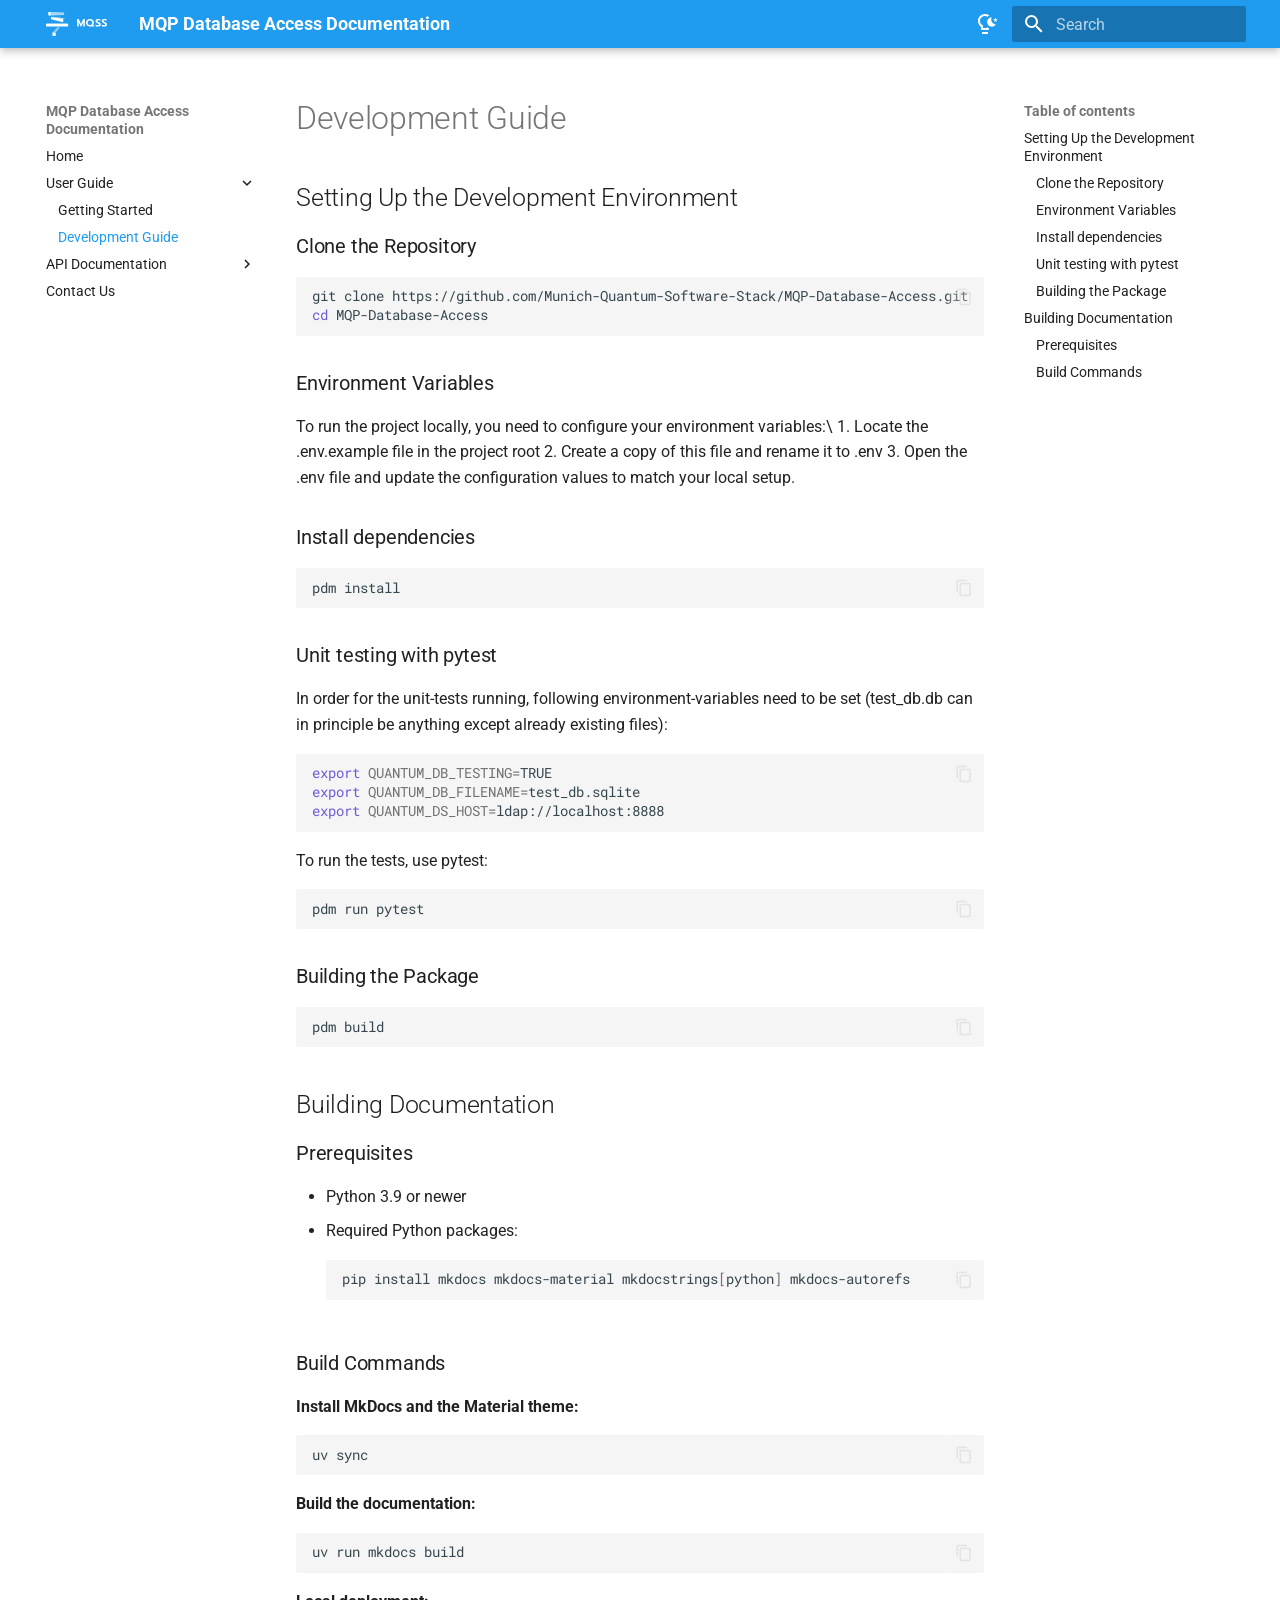
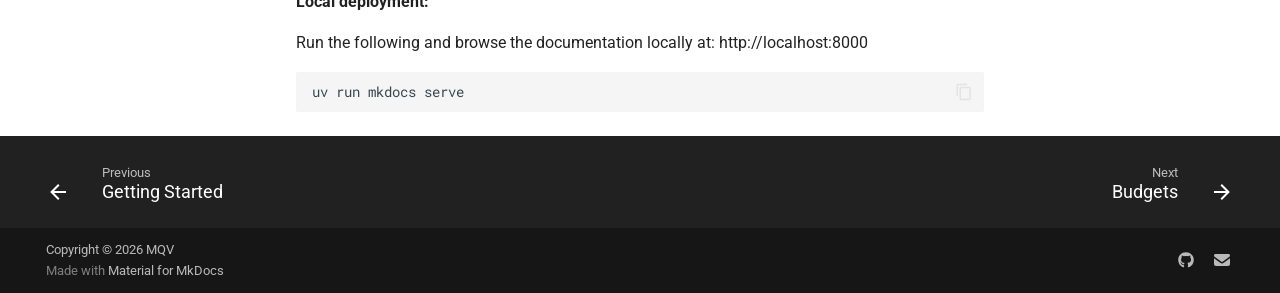
<file: user_guide/development_guide/index.html>
<!doctype html>
<html lang="en" class="no-js">
  <head>
    
      <meta charset="utf-8">
      <meta name="viewport" content="width=device-width,initial-scale=1">
      
      
      
      
        <link rel="prev" href="../getting_started/">
      
      
        <link rel="next" href="../../api/budgets/">
      
      
        
      
      
      <link rel="icon" href="../../assets/images/favicon.png">
      <meta name="generator" content="mkdocs-1.6.1, mkdocs-material-9.7.6">
    
    
      
        <title>Development Guide - MQP Database Access Documentation</title>
      
    
    
      <link rel="stylesheet" href="../../assets/stylesheets/main.484c7ddc.min.css">
      
        
        <link rel="stylesheet" href="../../assets/stylesheets/palette.ab4e12ef.min.css">
      
      


    
    
      
    
    
      
        
        
        <link rel="preconnect" href="https://fonts.gstatic.com" crossorigin>
        <link rel="stylesheet" href="https://fonts.googleapis.com/css?family=Roboto:300,300i,400,400i,700,700i%7CRoboto+Mono:400,400i,700,700i&display=fallback">
        <style>:root{--md-text-font:"Roboto";--md-code-font:"Roboto Mono"}</style>
      
    
    
      <link rel="stylesheet" href="../../assets/_mkdocstrings.css">
    
      <link rel="stylesheet" href="../../css/extra.css">
    
    <script>__md_scope=new URL("../..",location),__md_hash=e=>[...e].reduce(((e,_)=>(e<<5)-e+_.charCodeAt(0)),0),__md_get=(e,_=localStorage,t=__md_scope)=>JSON.parse(_.getItem(t.pathname+"."+e)),__md_set=(e,_,t=localStorage,a=__md_scope)=>{try{t.setItem(a.pathname+"."+e,JSON.stringify(_))}catch(e){}}</script>
    
      

    
    
  </head>
  
  
    
    
      
    
    
    
    
    <body dir="ltr" data-md-color-scheme="default" data-md-color-primary="custom" data-md-color-accent="deep-purple">
  
    
    <input class="md-toggle" data-md-toggle="drawer" type="checkbox" id="__drawer" autocomplete="off">
    <input class="md-toggle" data-md-toggle="search" type="checkbox" id="__search" autocomplete="off">
    <label class="md-overlay" for="__drawer"></label>
    <div data-md-component="skip">
      
        
        <a href="#development-guide" class="md-skip">
          Skip to content
        </a>
      
    </div>
    <div data-md-component="announce">
      
    </div>
    
    
      

  

<header class="md-header md-header--shadow" data-md-component="header">
  <nav class="md-header__inner md-grid" aria-label="Header">
    <a href="../.." title="MQP Database Access Documentation" class="md-header__button md-logo" aria-label="MQP Database Access Documentation" data-md-component="logo">
      
  <img src="../../img/mqss_logo_white.svg" alt="logo">

    </a>
    <label class="md-header__button md-icon" for="__drawer">
      
      <svg xmlns="http://www.w3.org/2000/svg" viewBox="0 0 24 24"><path d="M3 6h18v2H3zm0 5h18v2H3zm0 5h18v2H3z"/></svg>
    </label>
    <div class="md-header__title" data-md-component="header-title">
      <div class="md-header__ellipsis">
        <div class="md-header__topic">
          <span class="md-ellipsis">
            MQP Database Access Documentation
          </span>
        </div>
        <div class="md-header__topic" data-md-component="header-topic">
          <span class="md-ellipsis">
            
              Development Guide
            
          </span>
        </div>
      </div>
    </div>
    
      
        <form class="md-header__option" data-md-component="palette">
  
    
    
    
    <input class="md-option" data-md-color-media="" data-md-color-scheme="default" data-md-color-primary="custom" data-md-color-accent="deep-purple"  aria-label="Light mode"  type="radio" name="__palette" id="__palette_0">
    
      <label class="md-header__button md-icon" title="Light mode" for="__palette_1" hidden>
        <svg xmlns="http://www.w3.org/2000/svg" viewBox="0 0 24 24"><path d="M6 20h6v1c0 .55-.45 1-1 1H7c-.55 0-1-.45-1-1zm5-5.11V16H7v-2.42C5.23 12.81 4 11.05 4 9c0-2.76 2.24-5 5-5 .9 0 1.73.26 2.46.67.54-.47 1.2-.86 1.89-1.17C12.16 2.57 10.65 2 9 2 5.13 2 2 5.13 2 9c0 2.38 1.19 4.47 3 5.74V17c0 .55.45 1 1 1h6c.55 0 1-.45 1-1v-.68c-.75-.36-1.43-.82-2-1.43m9.92-4.95-.5-1.64 1.3-1.08-1.68-.04-.63-1.58-.56 1.61-1.68.11 1.33 1.03-.4 1.65 1.4-.97zm-1.8 2.31a4.62 4.62 0 0 1-3.27-2.28c-.73-1.26-.8-2.72-.35-4 .14-.34-.16-.68-.5-.63-3.44.66-5 4.79-2.78 7.61 1.81 2.24 5.28 2.32 7.17.05.23-.26.08-.7-.27-.75"/></svg>
      </label>
    
  
    
    
    
    <input class="md-option" data-md-color-media="" data-md-color-scheme="slate" data-md-color-primary="indigo" data-md-color-accent="deep-orange"  aria-label="Dark mode"  type="radio" name="__palette" id="__palette_1">
    
      <label class="md-header__button md-icon" title="Dark mode" for="__palette_0" hidden>
        <svg xmlns="http://www.w3.org/2000/svg" viewBox="0 0 24 24"><path d="M20 11h3v2h-3zM1 11h3v2H1zM13 1v3h-2V1zM4.92 3.5l2.13 2.14-1.42 1.41L3.5 4.93zm12.03 2.13 2.12-2.13 1.43 1.43-2.13 2.12zM12 6a6 6 0 0 1 6 6c0 2.22-1.21 4.16-3 5.2V19a1 1 0 0 1-1 1h-4a1 1 0 0 1-1-1v-1.8c-1.79-1.04-3-2.98-3-5.2a6 6 0 0 1 6-6m2 15v1a1 1 0 0 1-1 1h-2a1 1 0 0 1-1-1v-1zm-3-3h2v-2.13c1.73-.44 3-2.01 3-3.87a4 4 0 0 0-4-4 4 4 0 0 0-4 4c0 1.86 1.27 3.43 3 3.87z"/></svg>
      </label>
    
  
</form>
      
    
    
      <script>var palette=__md_get("__palette");if(palette&&palette.color){if("(prefers-color-scheme)"===palette.color.media){var media=matchMedia("(prefers-color-scheme: light)"),input=document.querySelector(media.matches?"[data-md-color-media='(prefers-color-scheme: light)']":"[data-md-color-media='(prefers-color-scheme: dark)']");palette.color.media=input.getAttribute("data-md-color-media"),palette.color.scheme=input.getAttribute("data-md-color-scheme"),palette.color.primary=input.getAttribute("data-md-color-primary"),palette.color.accent=input.getAttribute("data-md-color-accent")}for(var[key,value]of Object.entries(palette.color))document.body.setAttribute("data-md-color-"+key,value)}</script>
    
    
    
      
      
        <label class="md-header__button md-icon" for="__search">
          
          <svg xmlns="http://www.w3.org/2000/svg" viewBox="0 0 24 24"><path d="M9.5 3A6.5 6.5 0 0 1 16 9.5c0 1.61-.59 3.09-1.56 4.23l.27.27h.79l5 5-1.5 1.5-5-5v-.79l-.27-.27A6.52 6.52 0 0 1 9.5 16 6.5 6.5 0 0 1 3 9.5 6.5 6.5 0 0 1 9.5 3m0 2C7 5 5 7 5 9.5S7 14 9.5 14 14 12 14 9.5 12 5 9.5 5"/></svg>
        </label>
        <div class="md-search" data-md-component="search" role="dialog">
  <label class="md-search__overlay" for="__search"></label>
  <div class="md-search__inner" role="search">
    <form class="md-search__form" name="search">
      <input type="text" class="md-search__input" name="query" aria-label="Search" placeholder="Search" autocapitalize="off" autocorrect="off" autocomplete="off" spellcheck="false" data-md-component="search-query" required>
      <label class="md-search__icon md-icon" for="__search">
        
        <svg xmlns="http://www.w3.org/2000/svg" viewBox="0 0 24 24"><path d="M9.5 3A6.5 6.5 0 0 1 16 9.5c0 1.61-.59 3.09-1.56 4.23l.27.27h.79l5 5-1.5 1.5-5-5v-.79l-.27-.27A6.52 6.52 0 0 1 9.5 16 6.5 6.5 0 0 1 3 9.5 6.5 6.5 0 0 1 9.5 3m0 2C7 5 5 7 5 9.5S7 14 9.5 14 14 12 14 9.5 12 5 9.5 5"/></svg>
        
        <svg xmlns="http://www.w3.org/2000/svg" viewBox="0 0 24 24"><path d="M20 11v2H8l5.5 5.5-1.42 1.42L4.16 12l7.92-7.92L13.5 5.5 8 11z"/></svg>
      </label>
      <nav class="md-search__options" aria-label="Search">
        
        <button type="reset" class="md-search__icon md-icon" title="Clear" aria-label="Clear" tabindex="-1">
          
          <svg xmlns="http://www.w3.org/2000/svg" viewBox="0 0 24 24"><path d="M19 6.41 17.59 5 12 10.59 6.41 5 5 6.41 10.59 12 5 17.59 6.41 19 12 13.41 17.59 19 19 17.59 13.41 12z"/></svg>
        </button>
      </nav>
      
    </form>
    <div class="md-search__output">
      <div class="md-search__scrollwrap" tabindex="0" data-md-scrollfix>
        <div class="md-search-result" data-md-component="search-result">
          <div class="md-search-result__meta">
            Initializing search
          </div>
          <ol class="md-search-result__list" role="presentation"></ol>
        </div>
      </div>
    </div>
  </div>
</div>
      
    
    
  </nav>
  
</header>
    
    <div class="md-container" data-md-component="container">
      
      
        
          
        
      
      <main class="md-main" data-md-component="main">
        <div class="md-main__inner md-grid">
          
            
              
              <div class="md-sidebar md-sidebar--primary" data-md-component="sidebar" data-md-type="navigation" >
                <div class="md-sidebar__scrollwrap">
                  <div class="md-sidebar__inner">
                    



<nav class="md-nav md-nav--primary" aria-label="Navigation" data-md-level="0">
  <label class="md-nav__title" for="__drawer">
    <a href="../.." title="MQP Database Access Documentation" class="md-nav__button md-logo" aria-label="MQP Database Access Documentation" data-md-component="logo">
      
  <img src="../../img/mqss_logo_white.svg" alt="logo">

    </a>
    MQP Database Access Documentation
  </label>
  
  <ul class="md-nav__list" data-md-scrollfix>
    
      
      
  
  
  
  
    <li class="md-nav__item">
      <a href="../.." class="md-nav__link">
        
  
  
  <span class="md-ellipsis">
    
  
    Home
  

    
  </span>
  
  

      </a>
    </li>
  

    
      
      
  
  
    
  
  
  
    
    
    
    
    
    <li class="md-nav__item md-nav__item--active md-nav__item--nested">
      
        
        
        <input class="md-nav__toggle md-toggle " type="checkbox" id="__nav_2" checked>
        
          
          <label class="md-nav__link" for="__nav_2" id="__nav_2_label" tabindex="0">
            
  
  
  <span class="md-ellipsis">
    
  
    User Guide
  

    
  </span>
  
  

            <span class="md-nav__icon md-icon"></span>
          </label>
        
        <nav class="md-nav" data-md-level="1" aria-labelledby="__nav_2_label" aria-expanded="true">
          <label class="md-nav__title" for="__nav_2">
            <span class="md-nav__icon md-icon"></span>
            
  
    User Guide
  

          </label>
          <ul class="md-nav__list" data-md-scrollfix>
            
              
                
  
  
  
  
    <li class="md-nav__item">
      <a href="../getting_started/" class="md-nav__link">
        
  
  
  <span class="md-ellipsis">
    
  
    Getting Started
  

    
  </span>
  
  

      </a>
    </li>
  

              
            
              
                
  
  
    
  
  
  
    <li class="md-nav__item md-nav__item--active">
      
      <input class="md-nav__toggle md-toggle" type="checkbox" id="__toc">
      
      
        
      
      
        <label class="md-nav__link md-nav__link--active" for="__toc">
          
  
  
  <span class="md-ellipsis">
    
  
    Development Guide
  

    
  </span>
  
  

          <span class="md-nav__icon md-icon"></span>
        </label>
      
      <a href="./" class="md-nav__link md-nav__link--active">
        
  
  
  <span class="md-ellipsis">
    
  
    Development Guide
  

    
  </span>
  
  

      </a>
      
        

<nav class="md-nav md-nav--secondary" aria-label="Table of contents">
  
  
  
    
  
  
    <label class="md-nav__title" for="__toc">
      <span class="md-nav__icon md-icon"></span>
      Table of contents
    </label>
    <ul class="md-nav__list" data-md-component="toc" data-md-scrollfix>
      
        <li class="md-nav__item">
  <a href="#setting-up-the-development-environment" class="md-nav__link">
    <span class="md-ellipsis">
      
        Setting Up the Development Environment
      
    </span>
  </a>
  
    <nav class="md-nav" aria-label="Setting Up the Development Environment">
      <ul class="md-nav__list">
        
          <li class="md-nav__item">
  <a href="#clone-the-repository" class="md-nav__link">
    <span class="md-ellipsis">
      
        Clone the Repository
      
    </span>
  </a>
  
</li>
        
          <li class="md-nav__item">
  <a href="#environment-variables" class="md-nav__link">
    <span class="md-ellipsis">
      
        Environment Variables
      
    </span>
  </a>
  
</li>
        
          <li class="md-nav__item">
  <a href="#install-dependencies" class="md-nav__link">
    <span class="md-ellipsis">
      
        Install dependencies
      
    </span>
  </a>
  
</li>
        
          <li class="md-nav__item">
  <a href="#unit-testing-with-pytest" class="md-nav__link">
    <span class="md-ellipsis">
      
        Unit testing with pytest
      
    </span>
  </a>
  
</li>
        
          <li class="md-nav__item">
  <a href="#building-the-package" class="md-nav__link">
    <span class="md-ellipsis">
      
        Building the Package
      
    </span>
  </a>
  
</li>
        
      </ul>
    </nav>
  
</li>
      
        <li class="md-nav__item">
  <a href="#building-documentation" class="md-nav__link">
    <span class="md-ellipsis">
      
        Building Documentation
      
    </span>
  </a>
  
    <nav class="md-nav" aria-label="Building Documentation">
      <ul class="md-nav__list">
        
          <li class="md-nav__item">
  <a href="#prerequisites" class="md-nav__link">
    <span class="md-ellipsis">
      
        Prerequisites
      
    </span>
  </a>
  
</li>
        
          <li class="md-nav__item">
  <a href="#build-commands" class="md-nav__link">
    <span class="md-ellipsis">
      
        Build Commands
      
    </span>
  </a>
  
</li>
        
      </ul>
    </nav>
  
</li>
      
    </ul>
  
</nav>
      
    </li>
  

              
            
          </ul>
        </nav>
      
    </li>
  

    
      
      
  
  
  
  
    
    
    
    
    
    <li class="md-nav__item md-nav__item--nested">
      
        
        
        <input class="md-nav__toggle md-toggle " type="checkbox" id="__nav_3" >
        
          
          <label class="md-nav__link" for="__nav_3" id="__nav_3_label" tabindex="0">
            
  
  
  <span class="md-ellipsis">
    
  
    API Documentation
  

    
  </span>
  
  

            <span class="md-nav__icon md-icon"></span>
          </label>
        
        <nav class="md-nav" data-md-level="1" aria-labelledby="__nav_3_label" aria-expanded="false">
          <label class="md-nav__title" for="__nav_3">
            <span class="md-nav__icon md-icon"></span>
            
  
    API Documentation
  

          </label>
          <ul class="md-nav__list" data-md-scrollfix>
            
              
                
  
  
  
  
    <li class="md-nav__item">
      <a href="../../api/budgets/" class="md-nav__link">
        
  
  
  <span class="md-ellipsis">
    
  
    Budgets
  

    
  </span>
  
  

      </a>
    </li>
  

              
            
              
                
  
  
  
  
    <li class="md-nav__item">
      <a href="../../api/feedback/" class="md-nav__link">
        
  
  
  <span class="md-ellipsis">
    
  
    Feedback
  

    
  </span>
  
  

      </a>
    </li>
  

              
            
              
                
  
  
  
  
    <li class="md-nav__item">
      <a href="../../api/jobs/" class="md-nav__link">
        
  
  
  <span class="md-ellipsis">
    
  
    Jobs
  

    
  </span>
  
  

      </a>
    </li>
  

              
            
              
                
  
  
  
  
    <li class="md-nav__item">
      <a href="../../api/resources/" class="md-nav__link">
        
  
  
  <span class="md-ellipsis">
    
  
    Resources
  

    
  </span>
  
  

      </a>
    </li>
  

              
            
              
                
  
  
  
  
    <li class="md-nav__item">
      <a href="../../api/status/" class="md-nav__link">
        
  
  
  <span class="md-ellipsis">
    
  
    Status
  

    
  </span>
  
  

      </a>
    </li>
  

              
            
              
                
  
  
  
  
    <li class="md-nav__item">
      <a href="../../api/timeslots/" class="md-nav__link">
        
  
  
  <span class="md-ellipsis">
    
  
    Timeslots
  

    
  </span>
  
  

      </a>
    </li>
  

              
            
              
                
  
  
  
  
    <li class="md-nav__item">
      <a href="../../api/tokens/" class="md-nav__link">
        
  
  
  <span class="md-ellipsis">
    
  
    Tokens
  

    
  </span>
  
  

      </a>
    </li>
  

              
            
              
                
  
  
  
  
    <li class="md-nav__item">
      <a href="../../api/users/" class="md-nav__link">
        
  
  
  <span class="md-ellipsis">
    
  
    Users
  

    
  </span>
  
  

      </a>
    </li>
  

              
            
          </ul>
        </nav>
      
    </li>
  

    
      
      
  
  
  
  
    <li class="md-nav__item">
      <a href="../../contact/" class="md-nav__link">
        
  
  
  <span class="md-ellipsis">
    
  
    Contact Us
  

    
  </span>
  
  

      </a>
    </li>
  

    
  </ul>
</nav>
                  </div>
                </div>
              </div>
            
            
              
              <div class="md-sidebar md-sidebar--secondary" data-md-component="sidebar" data-md-type="toc" >
                <div class="md-sidebar__scrollwrap">
                  <div class="md-sidebar__inner">
                    

<nav class="md-nav md-nav--secondary" aria-label="Table of contents">
  
  
  
    
  
  
    <label class="md-nav__title" for="__toc">
      <span class="md-nav__icon md-icon"></span>
      Table of contents
    </label>
    <ul class="md-nav__list" data-md-component="toc" data-md-scrollfix>
      
        <li class="md-nav__item">
  <a href="#setting-up-the-development-environment" class="md-nav__link">
    <span class="md-ellipsis">
      
        Setting Up the Development Environment
      
    </span>
  </a>
  
    <nav class="md-nav" aria-label="Setting Up the Development Environment">
      <ul class="md-nav__list">
        
          <li class="md-nav__item">
  <a href="#clone-the-repository" class="md-nav__link">
    <span class="md-ellipsis">
      
        Clone the Repository
      
    </span>
  </a>
  
</li>
        
          <li class="md-nav__item">
  <a href="#environment-variables" class="md-nav__link">
    <span class="md-ellipsis">
      
        Environment Variables
      
    </span>
  </a>
  
</li>
        
          <li class="md-nav__item">
  <a href="#install-dependencies" class="md-nav__link">
    <span class="md-ellipsis">
      
        Install dependencies
      
    </span>
  </a>
  
</li>
        
          <li class="md-nav__item">
  <a href="#unit-testing-with-pytest" class="md-nav__link">
    <span class="md-ellipsis">
      
        Unit testing with pytest
      
    </span>
  </a>
  
</li>
        
          <li class="md-nav__item">
  <a href="#building-the-package" class="md-nav__link">
    <span class="md-ellipsis">
      
        Building the Package
      
    </span>
  </a>
  
</li>
        
      </ul>
    </nav>
  
</li>
      
        <li class="md-nav__item">
  <a href="#building-documentation" class="md-nav__link">
    <span class="md-ellipsis">
      
        Building Documentation
      
    </span>
  </a>
  
    <nav class="md-nav" aria-label="Building Documentation">
      <ul class="md-nav__list">
        
          <li class="md-nav__item">
  <a href="#prerequisites" class="md-nav__link">
    <span class="md-ellipsis">
      
        Prerequisites
      
    </span>
  </a>
  
</li>
        
          <li class="md-nav__item">
  <a href="#build-commands" class="md-nav__link">
    <span class="md-ellipsis">
      
        Build Commands
      
    </span>
  </a>
  
</li>
        
      </ul>
    </nav>
  
</li>
      
    </ul>
  
</nav>
                  </div>
                </div>
              </div>
            
          
          
            <div class="md-content" data-md-component="content">
              
              <article class="md-content__inner md-typeset">
                
                  



<h1 id="development-guide">Development Guide<a class="headerlink" href="#development-guide" title="Permanent link">&para;</a></h1>
<h2 id="setting-up-the-development-environment">Setting Up the Development Environment<a class="headerlink" href="#setting-up-the-development-environment" title="Permanent link">&para;</a></h2>
<h3 id="clone-the-repository">Clone the Repository<a class="headerlink" href="#clone-the-repository" title="Permanent link">&para;</a></h3>
<div class="highlight"><pre><span></span><code>git<span class="w"> </span>clone<span class="w"> </span>https://github.com/Munich-Quantum-Software-Stack/MQP-Database-Access.git
<span class="nb">cd</span><span class="w"> </span>MQP-Database-Access
</code></pre></div>
<h3 id="environment-variables">Environment Variables<a class="headerlink" href="#environment-variables" title="Permanent link">&para;</a></h3>
<p>To run the project locally, you need to configure your environment variables:\
1. Locate the .env.example file in the project root
2. Create a copy of this file and rename it to .env
3. Open the .env file and update the configuration values to match your local setup.</p>
<h3 id="install-dependencies">Install dependencies<a class="headerlink" href="#install-dependencies" title="Permanent link">&para;</a></h3>
<div class="highlight"><pre><span></span><code>pdm<span class="w"> </span>install
</code></pre></div>
<h3 id="unit-testing-with-pytest">Unit testing with pytest<a class="headerlink" href="#unit-testing-with-pytest" title="Permanent link">&para;</a></h3>
<p>In order for the unit-tests running, following environment-variables need to be set (test_db.db can in principle be anything except already existing files):</p>
<div class="highlight"><pre><span></span><code><span class="nb">export</span><span class="w"> </span><span class="nv">QUANTUM_DB_TESTING</span><span class="o">=</span>TRUE
<span class="nb">export</span><span class="w"> </span><span class="nv">QUANTUM_DB_FILENAME</span><span class="o">=</span>test_db.sqlite
<span class="nb">export</span><span class="w"> </span><span class="nv">QUANTUM_DS_HOST</span><span class="o">=</span>ldap://localhost:8888
</code></pre></div>
<p>To run the tests, use pytest:
<div class="highlight"><pre><span></span><code>pdm<span class="w"> </span>run<span class="w"> </span>pytest
</code></pre></div></p>
<h3 id="building-the-package">Building the Package<a class="headerlink" href="#building-the-package" title="Permanent link">&para;</a></h3>
<div class="highlight"><pre><span></span><code>pdm<span class="w"> </span>build
</code></pre></div>
<h2 id="building-documentation">Building Documentation<a class="headerlink" href="#building-documentation" title="Permanent link">&para;</a></h2>
<h3 id="prerequisites">Prerequisites<a class="headerlink" href="#prerequisites" title="Permanent link">&para;</a></h3>
<ul>
<li>Python 3.9 or newer</li>
<li>Required Python packages:
<div class="highlight"><pre><span></span><code>pip<span class="w"> </span>install<span class="w"> </span>mkdocs<span class="w"> </span>mkdocs-material<span class="w"> </span>mkdocstrings<span class="o">[</span>python<span class="o">]</span><span class="w"> </span>mkdocs-autorefs
</code></pre></div></li>
</ul>
<h3 id="build-commands">Build Commands<a class="headerlink" href="#build-commands" title="Permanent link">&para;</a></h3>
<p><strong>Install MkDocs and the Material theme:</strong>
<div class="highlight"><pre><span></span><code>uv<span class="w"> </span>sync
</code></pre></div></p>
<p><strong>Build the documentation:</strong>
<div class="highlight"><pre><span></span><code>uv<span class="w"> </span>run<span class="w"> </span>mkdocs<span class="w"> </span>build
</code></pre></div></p>
<p><strong>Local deployment:</strong></p>
<p>Run the following and browse the documentation locally at: http://localhost:8000
<div class="highlight"><pre><span></span><code>uv<span class="w"> </span>run<span class="w"> </span>mkdocs<span class="w"> </span>serve
</code></pre></div></p>












                
              </article>
            </div>
          
          
<script>var target=document.getElementById(location.hash.slice(1));target&&target.name&&(target.checked=target.name.startsWith("__tabbed_"))</script>
        </div>
        
      </main>
      
        <footer class="md-footer">
  
    
      
      <nav class="md-footer__inner md-grid" aria-label="Footer" >
        
          
          <a href="../getting_started/" class="md-footer__link md-footer__link--prev" aria-label="Previous: Getting Started">
            <div class="md-footer__button md-icon">
              
              <svg xmlns="http://www.w3.org/2000/svg" viewBox="0 0 24 24"><path d="M20 11v2H8l5.5 5.5-1.42 1.42L4.16 12l7.92-7.92L13.5 5.5 8 11z"/></svg>
            </div>
            <div class="md-footer__title">
              <span class="md-footer__direction">
                Previous
              </span>
              <div class="md-ellipsis">
                Getting Started
              </div>
            </div>
          </a>
        
        
          
          <a href="../../api/budgets/" class="md-footer__link md-footer__link--next" aria-label="Next: Budgets">
            <div class="md-footer__title">
              <span class="md-footer__direction">
                Next
              </span>
              <div class="md-ellipsis">
                Budgets
              </div>
            </div>
            <div class="md-footer__button md-icon">
              
              <svg xmlns="http://www.w3.org/2000/svg" viewBox="0 0 24 24"><path d="M4 11v2h12l-5.5 5.5 1.42 1.42L19.84 12l-7.92-7.92L10.5 5.5 16 11z"/></svg>
            </div>
          </a>
        
      </nav>
    
  
  <div class="md-footer-meta md-typeset">
    <div class="md-footer-meta__inner md-grid">
      <div class="md-copyright">
  
    <div class="md-copyright__highlight">
      Copyright &copy; 2026 MQV
    </div>
  
  
    Made with
    <a href="https://squidfunk.github.io/mkdocs-material/" target="_blank" rel="noopener">
      Material for MkDocs
    </a>
  
</div>
      
        
<div class="md-social">
  
    
    
    
    
      
      
    
    <a href="https://github.com/Munich-Quantum-Software-Stack/MQP-Database-Access" target="_blank" rel="noopener" title="github.com" class="md-social__link">
      <svg xmlns="http://www.w3.org/2000/svg" viewBox="0 0 512 512"><!--! Font Awesome Free 7.1.0 by @fontawesome - https://fontawesome.com License - https://fontawesome.com/license/free (Icons: CC BY 4.0, Fonts: SIL OFL 1.1, Code: MIT License) Copyright 2025 Fonticons, Inc.--><path d="M173.9 397.4c0 2-2.3 3.6-5.2 3.6-3.3.3-5.6-1.3-5.6-3.6 0-2 2.3-3.6 5.2-3.6 3-.3 5.6 1.3 5.6 3.6m-31.1-4.5c-.7 2 1.3 4.3 4.3 4.9 2.6 1 5.6 0 6.2-2s-1.3-4.3-4.3-5.2c-2.6-.7-5.5.3-6.2 2.3m44.2-1.7c-2.9.7-4.9 2.6-4.6 4.9.3 2 2.9 3.3 5.9 2.6 2.9-.7 4.9-2.6 4.6-4.6-.3-1.9-3-3.2-5.9-2.9M252.8 8C114.1 8 8 113.3 8 252c0 110.9 69.8 205.8 169.5 239.2 12.8 2.3 17.3-5.6 17.3-12.1 0-6.2-.3-40.4-.3-61.4 0 0-70 15-84.7-29.8 0 0-11.4-29.1-27.8-36.6 0 0-22.9-15.7 1.6-15.4 0 0 24.9 2 38.6 25.8 21.9 38.6 58.6 27.5 72.9 20.9 2.3-16 8.8-27.1 16-33.7-55.9-6.2-112.3-14.3-112.3-110.5 0-27.5 7.6-41.3 23.6-58.9-2.6-6.5-11.1-33.3 2.6-67.9 20.9-6.5 69 27 69 27 20-5.6 41.5-8.5 62.8-8.5s42.8 2.9 62.8 8.5c0 0 48.1-33.6 69-27 13.7 34.7 5.2 61.4 2.6 67.9 16 17.7 25.8 31.5 25.8 58.9 0 96.5-58.9 104.2-114.8 110.5 9.2 7.9 17 22.9 17 46.4 0 33.7-.3 75.4-.3 83.6 0 6.5 4.6 14.4 17.3 12.1C436.2 457.8 504 362.9 504 252 504 113.3 391.5 8 252.8 8M105.2 352.9c-1.3 1-1 3.3.7 5.2 1.6 1.6 3.9 2.3 5.2 1 1.3-1 1-3.3-.7-5.2-1.6-1.6-3.9-2.3-5.2-1m-10.8-8.1c-.7 1.3.3 2.9 2.3 3.9 1.6 1 3.6.7 4.3-.7.7-1.3-.3-2.9-2.3-3.9-2-.6-3.6-.3-4.3.7m32.4 35.6c-1.6 1.3-1 4.3 1.3 6.2 2.3 2.3 5.2 2.6 6.5 1 1.3-1.3.7-4.3-1.3-6.2-2.2-2.3-5.2-2.6-6.5-1m-11.4-14.7c-1.6 1-1.6 3.6 0 5.9s4.3 3.3 5.6 2.3c1.6-1.3 1.6-3.9 0-6.2-1.4-2.3-4-3.3-5.6-2"/></svg>
    </a>
  
    
    
    
    
    <a href="mailto:quantum@lrz.de" target="_blank" rel="noopener" title="" class="md-social__link">
      <svg xmlns="http://www.w3.org/2000/svg" viewBox="0 0 512 512"><!--! Font Awesome Free 7.1.0 by @fontawesome - https://fontawesome.com License - https://fontawesome.com/license/free (Icons: CC BY 4.0, Fonts: SIL OFL 1.1, Code: MIT License) Copyright 2025 Fonticons, Inc.--><path d="M48 64C21.5 64 0 85.5 0 112c0 15.1 7.1 29.3 19.2 38.4l208 156a48 48 0 0 0 57.6 0l208-156c12.1-9.1 19.2-23.3 19.2-38.4 0-26.5-21.5-48-48-48zM0 196v188c0 35.3 28.7 64 64 64h384c35.3 0 64-28.7 64-64V196L313.6 344.8c-34.1 25.6-81.1 25.6-115.2 0z"/></svg>
    </a>
  
</div>
      
    </div>
  </div>
</footer>
      
    </div>
    <div class="md-dialog" data-md-component="dialog">
      <div class="md-dialog__inner md-typeset"></div>
    </div>
    
    
    
      
      
      <script id="__config" type="application/json">{"annotate": null, "base": "../..", "features": ["content.code.copy", "navigation.instant", "navigation.footer"], "search": "../../assets/javascripts/workers/search.2c215733.min.js", "tags": null, "translations": {"clipboard.copied": "Copied to clipboard", "clipboard.copy": "Copy to clipboard", "search.result.more.one": "1 more on this page", "search.result.more.other": "# more on this page", "search.result.none": "No matching documents", "search.result.one": "1 matching document", "search.result.other": "# matching documents", "search.result.placeholder": "Type to start searching", "search.result.term.missing": "Missing", "select.version": "Select version"}, "version": null}</script>
    
    
      <script src="../../assets/javascripts/bundle.79ae519e.min.js"></script>
      
    
  </body>
</html>
</file>
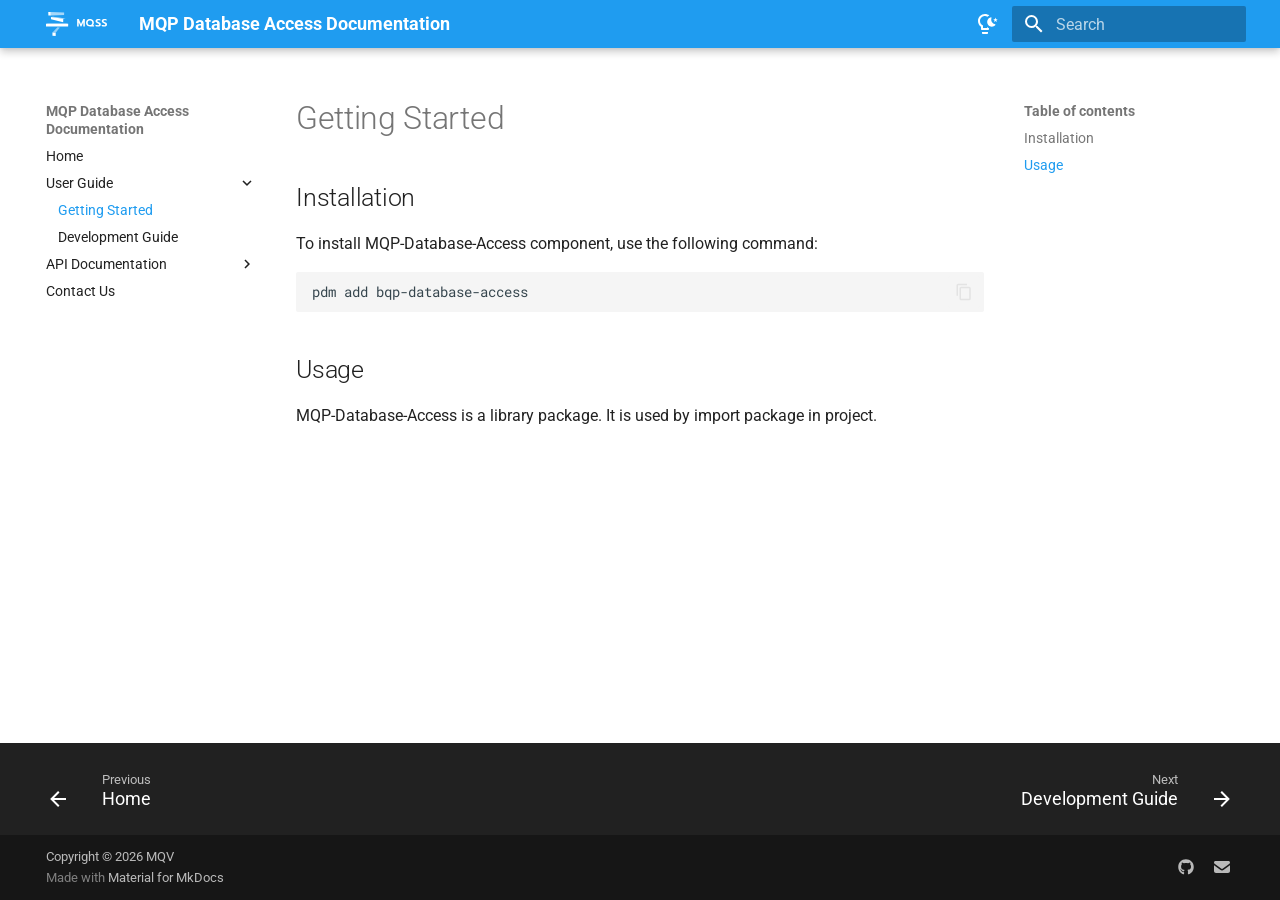
<file: user_guide/getting_started/index.html>
<!doctype html>
<html lang="en" class="no-js">
  <head>
    
      <meta charset="utf-8">
      <meta name="viewport" content="width=device-width,initial-scale=1">
      
      
      
      
        <link rel="prev" href="../..">
      
      
        <link rel="next" href="../development_guide/">
      
      
        
      
      
      <link rel="icon" href="../../assets/images/favicon.png">
      <meta name="generator" content="mkdocs-1.6.1, mkdocs-material-9.7.6">
    
    
      
        <title>Getting Started - MQP Database Access Documentation</title>
      
    
    
      <link rel="stylesheet" href="../../assets/stylesheets/main.484c7ddc.min.css">
      
        
        <link rel="stylesheet" href="../../assets/stylesheets/palette.ab4e12ef.min.css">
      
      


    
    
      
    
    
      
        
        
        <link rel="preconnect" href="https://fonts.gstatic.com" crossorigin>
        <link rel="stylesheet" href="https://fonts.googleapis.com/css?family=Roboto:300,300i,400,400i,700,700i%7CRoboto+Mono:400,400i,700,700i&display=fallback">
        <style>:root{--md-text-font:"Roboto";--md-code-font:"Roboto Mono"}</style>
      
    
    
      <link rel="stylesheet" href="../../assets/_mkdocstrings.css">
    
      <link rel="stylesheet" href="../../css/extra.css">
    
    <script>__md_scope=new URL("../..",location),__md_hash=e=>[...e].reduce(((e,_)=>(e<<5)-e+_.charCodeAt(0)),0),__md_get=(e,_=localStorage,t=__md_scope)=>JSON.parse(_.getItem(t.pathname+"."+e)),__md_set=(e,_,t=localStorage,a=__md_scope)=>{try{t.setItem(a.pathname+"."+e,JSON.stringify(_))}catch(e){}}</script>
    
      

    
    
  </head>
  
  
    
    
      
    
    
    
    
    <body dir="ltr" data-md-color-scheme="default" data-md-color-primary="custom" data-md-color-accent="deep-purple">
  
    
    <input class="md-toggle" data-md-toggle="drawer" type="checkbox" id="__drawer" autocomplete="off">
    <input class="md-toggle" data-md-toggle="search" type="checkbox" id="__search" autocomplete="off">
    <label class="md-overlay" for="__drawer"></label>
    <div data-md-component="skip">
      
        
        <a href="#getting-started" class="md-skip">
          Skip to content
        </a>
      
    </div>
    <div data-md-component="announce">
      
    </div>
    
    
      

  

<header class="md-header md-header--shadow" data-md-component="header">
  <nav class="md-header__inner md-grid" aria-label="Header">
    <a href="../.." title="MQP Database Access Documentation" class="md-header__button md-logo" aria-label="MQP Database Access Documentation" data-md-component="logo">
      
  <img src="../../img/mqss_logo_white.svg" alt="logo">

    </a>
    <label class="md-header__button md-icon" for="__drawer">
      
      <svg xmlns="http://www.w3.org/2000/svg" viewBox="0 0 24 24"><path d="M3 6h18v2H3zm0 5h18v2H3zm0 5h18v2H3z"/></svg>
    </label>
    <div class="md-header__title" data-md-component="header-title">
      <div class="md-header__ellipsis">
        <div class="md-header__topic">
          <span class="md-ellipsis">
            MQP Database Access Documentation
          </span>
        </div>
        <div class="md-header__topic" data-md-component="header-topic">
          <span class="md-ellipsis">
            
              Getting Started
            
          </span>
        </div>
      </div>
    </div>
    
      
        <form class="md-header__option" data-md-component="palette">
  
    
    
    
    <input class="md-option" data-md-color-media="" data-md-color-scheme="default" data-md-color-primary="custom" data-md-color-accent="deep-purple"  aria-label="Light mode"  type="radio" name="__palette" id="__palette_0">
    
      <label class="md-header__button md-icon" title="Light mode" for="__palette_1" hidden>
        <svg xmlns="http://www.w3.org/2000/svg" viewBox="0 0 24 24"><path d="M6 20h6v1c0 .55-.45 1-1 1H7c-.55 0-1-.45-1-1zm5-5.11V16H7v-2.42C5.23 12.81 4 11.05 4 9c0-2.76 2.24-5 5-5 .9 0 1.73.26 2.46.67.54-.47 1.2-.86 1.89-1.17C12.16 2.57 10.65 2 9 2 5.13 2 2 5.13 2 9c0 2.38 1.19 4.47 3 5.74V17c0 .55.45 1 1 1h6c.55 0 1-.45 1-1v-.68c-.75-.36-1.43-.82-2-1.43m9.92-4.95-.5-1.64 1.3-1.08-1.68-.04-.63-1.58-.56 1.61-1.68.11 1.33 1.03-.4 1.65 1.4-.97zm-1.8 2.31a4.62 4.62 0 0 1-3.27-2.28c-.73-1.26-.8-2.72-.35-4 .14-.34-.16-.68-.5-.63-3.44.66-5 4.79-2.78 7.61 1.81 2.24 5.28 2.32 7.17.05.23-.26.08-.7-.27-.75"/></svg>
      </label>
    
  
    
    
    
    <input class="md-option" data-md-color-media="" data-md-color-scheme="slate" data-md-color-primary="indigo" data-md-color-accent="deep-orange"  aria-label="Dark mode"  type="radio" name="__palette" id="__palette_1">
    
      <label class="md-header__button md-icon" title="Dark mode" for="__palette_0" hidden>
        <svg xmlns="http://www.w3.org/2000/svg" viewBox="0 0 24 24"><path d="M20 11h3v2h-3zM1 11h3v2H1zM13 1v3h-2V1zM4.92 3.5l2.13 2.14-1.42 1.41L3.5 4.93zm12.03 2.13 2.12-2.13 1.43 1.43-2.13 2.12zM12 6a6 6 0 0 1 6 6c0 2.22-1.21 4.16-3 5.2V19a1 1 0 0 1-1 1h-4a1 1 0 0 1-1-1v-1.8c-1.79-1.04-3-2.98-3-5.2a6 6 0 0 1 6-6m2 15v1a1 1 0 0 1-1 1h-2a1 1 0 0 1-1-1v-1zm-3-3h2v-2.13c1.73-.44 3-2.01 3-3.87a4 4 0 0 0-4-4 4 4 0 0 0-4 4c0 1.86 1.27 3.43 3 3.87z"/></svg>
      </label>
    
  
</form>
      
    
    
      <script>var palette=__md_get("__palette");if(palette&&palette.color){if("(prefers-color-scheme)"===palette.color.media){var media=matchMedia("(prefers-color-scheme: light)"),input=document.querySelector(media.matches?"[data-md-color-media='(prefers-color-scheme: light)']":"[data-md-color-media='(prefers-color-scheme: dark)']");palette.color.media=input.getAttribute("data-md-color-media"),palette.color.scheme=input.getAttribute("data-md-color-scheme"),palette.color.primary=input.getAttribute("data-md-color-primary"),palette.color.accent=input.getAttribute("data-md-color-accent")}for(var[key,value]of Object.entries(palette.color))document.body.setAttribute("data-md-color-"+key,value)}</script>
    
    
    
      
      
        <label class="md-header__button md-icon" for="__search">
          
          <svg xmlns="http://www.w3.org/2000/svg" viewBox="0 0 24 24"><path d="M9.5 3A6.5 6.5 0 0 1 16 9.5c0 1.61-.59 3.09-1.56 4.23l.27.27h.79l5 5-1.5 1.5-5-5v-.79l-.27-.27A6.52 6.52 0 0 1 9.5 16 6.5 6.5 0 0 1 3 9.5 6.5 6.5 0 0 1 9.5 3m0 2C7 5 5 7 5 9.5S7 14 9.5 14 14 12 14 9.5 12 5 9.5 5"/></svg>
        </label>
        <div class="md-search" data-md-component="search" role="dialog">
  <label class="md-search__overlay" for="__search"></label>
  <div class="md-search__inner" role="search">
    <form class="md-search__form" name="search">
      <input type="text" class="md-search__input" name="query" aria-label="Search" placeholder="Search" autocapitalize="off" autocorrect="off" autocomplete="off" spellcheck="false" data-md-component="search-query" required>
      <label class="md-search__icon md-icon" for="__search">
        
        <svg xmlns="http://www.w3.org/2000/svg" viewBox="0 0 24 24"><path d="M9.5 3A6.5 6.5 0 0 1 16 9.5c0 1.61-.59 3.09-1.56 4.23l.27.27h.79l5 5-1.5 1.5-5-5v-.79l-.27-.27A6.52 6.52 0 0 1 9.5 16 6.5 6.5 0 0 1 3 9.5 6.5 6.5 0 0 1 9.5 3m0 2C7 5 5 7 5 9.5S7 14 9.5 14 14 12 14 9.5 12 5 9.5 5"/></svg>
        
        <svg xmlns="http://www.w3.org/2000/svg" viewBox="0 0 24 24"><path d="M20 11v2H8l5.5 5.5-1.42 1.42L4.16 12l7.92-7.92L13.5 5.5 8 11z"/></svg>
      </label>
      <nav class="md-search__options" aria-label="Search">
        
        <button type="reset" class="md-search__icon md-icon" title="Clear" aria-label="Clear" tabindex="-1">
          
          <svg xmlns="http://www.w3.org/2000/svg" viewBox="0 0 24 24"><path d="M19 6.41 17.59 5 12 10.59 6.41 5 5 6.41 10.59 12 5 17.59 6.41 19 12 13.41 17.59 19 19 17.59 13.41 12z"/></svg>
        </button>
      </nav>
      
    </form>
    <div class="md-search__output">
      <div class="md-search__scrollwrap" tabindex="0" data-md-scrollfix>
        <div class="md-search-result" data-md-component="search-result">
          <div class="md-search-result__meta">
            Initializing search
          </div>
          <ol class="md-search-result__list" role="presentation"></ol>
        </div>
      </div>
    </div>
  </div>
</div>
      
    
    
  </nav>
  
</header>
    
    <div class="md-container" data-md-component="container">
      
      
        
          
        
      
      <main class="md-main" data-md-component="main">
        <div class="md-main__inner md-grid">
          
            
              
              <div class="md-sidebar md-sidebar--primary" data-md-component="sidebar" data-md-type="navigation" >
                <div class="md-sidebar__scrollwrap">
                  <div class="md-sidebar__inner">
                    



<nav class="md-nav md-nav--primary" aria-label="Navigation" data-md-level="0">
  <label class="md-nav__title" for="__drawer">
    <a href="../.." title="MQP Database Access Documentation" class="md-nav__button md-logo" aria-label="MQP Database Access Documentation" data-md-component="logo">
      
  <img src="../../img/mqss_logo_white.svg" alt="logo">

    </a>
    MQP Database Access Documentation
  </label>
  
  <ul class="md-nav__list" data-md-scrollfix>
    
      
      
  
  
  
  
    <li class="md-nav__item">
      <a href="../.." class="md-nav__link">
        
  
  
  <span class="md-ellipsis">
    
  
    Home
  

    
  </span>
  
  

      </a>
    </li>
  

    
      
      
  
  
    
  
  
  
    
    
    
    
    
    <li class="md-nav__item md-nav__item--active md-nav__item--nested">
      
        
        
        <input class="md-nav__toggle md-toggle " type="checkbox" id="__nav_2" checked>
        
          
          <label class="md-nav__link" for="__nav_2" id="__nav_2_label" tabindex="0">
            
  
  
  <span class="md-ellipsis">
    
  
    User Guide
  

    
  </span>
  
  

            <span class="md-nav__icon md-icon"></span>
          </label>
        
        <nav class="md-nav" data-md-level="1" aria-labelledby="__nav_2_label" aria-expanded="true">
          <label class="md-nav__title" for="__nav_2">
            <span class="md-nav__icon md-icon"></span>
            
  
    User Guide
  

          </label>
          <ul class="md-nav__list" data-md-scrollfix>
            
              
                
  
  
    
  
  
  
    <li class="md-nav__item md-nav__item--active">
      
      <input class="md-nav__toggle md-toggle" type="checkbox" id="__toc">
      
      
        
      
      
        <label class="md-nav__link md-nav__link--active" for="__toc">
          
  
  
  <span class="md-ellipsis">
    
  
    Getting Started
  

    
  </span>
  
  

          <span class="md-nav__icon md-icon"></span>
        </label>
      
      <a href="./" class="md-nav__link md-nav__link--active">
        
  
  
  <span class="md-ellipsis">
    
  
    Getting Started
  

    
  </span>
  
  

      </a>
      
        

<nav class="md-nav md-nav--secondary" aria-label="Table of contents">
  
  
  
    
  
  
    <label class="md-nav__title" for="__toc">
      <span class="md-nav__icon md-icon"></span>
      Table of contents
    </label>
    <ul class="md-nav__list" data-md-component="toc" data-md-scrollfix>
      
        <li class="md-nav__item">
  <a href="#installation" class="md-nav__link">
    <span class="md-ellipsis">
      
        Installation
      
    </span>
  </a>
  
</li>
      
        <li class="md-nav__item">
  <a href="#usage" class="md-nav__link">
    <span class="md-ellipsis">
      
        Usage
      
    </span>
  </a>
  
</li>
      
    </ul>
  
</nav>
      
    </li>
  

              
            
              
                
  
  
  
  
    <li class="md-nav__item">
      <a href="../development_guide/" class="md-nav__link">
        
  
  
  <span class="md-ellipsis">
    
  
    Development Guide
  

    
  </span>
  
  

      </a>
    </li>
  

              
            
          </ul>
        </nav>
      
    </li>
  

    
      
      
  
  
  
  
    
    
    
    
    
    <li class="md-nav__item md-nav__item--nested">
      
        
        
        <input class="md-nav__toggle md-toggle " type="checkbox" id="__nav_3" >
        
          
          <label class="md-nav__link" for="__nav_3" id="__nav_3_label" tabindex="0">
            
  
  
  <span class="md-ellipsis">
    
  
    API Documentation
  

    
  </span>
  
  

            <span class="md-nav__icon md-icon"></span>
          </label>
        
        <nav class="md-nav" data-md-level="1" aria-labelledby="__nav_3_label" aria-expanded="false">
          <label class="md-nav__title" for="__nav_3">
            <span class="md-nav__icon md-icon"></span>
            
  
    API Documentation
  

          </label>
          <ul class="md-nav__list" data-md-scrollfix>
            
              
                
  
  
  
  
    <li class="md-nav__item">
      <a href="../../api/budgets/" class="md-nav__link">
        
  
  
  <span class="md-ellipsis">
    
  
    Budgets
  

    
  </span>
  
  

      </a>
    </li>
  

              
            
              
                
  
  
  
  
    <li class="md-nav__item">
      <a href="../../api/feedback/" class="md-nav__link">
        
  
  
  <span class="md-ellipsis">
    
  
    Feedback
  

    
  </span>
  
  

      </a>
    </li>
  

              
            
              
                
  
  
  
  
    <li class="md-nav__item">
      <a href="../../api/jobs/" class="md-nav__link">
        
  
  
  <span class="md-ellipsis">
    
  
    Jobs
  

    
  </span>
  
  

      </a>
    </li>
  

              
            
              
                
  
  
  
  
    <li class="md-nav__item">
      <a href="../../api/resources/" class="md-nav__link">
        
  
  
  <span class="md-ellipsis">
    
  
    Resources
  

    
  </span>
  
  

      </a>
    </li>
  

              
            
              
                
  
  
  
  
    <li class="md-nav__item">
      <a href="../../api/status/" class="md-nav__link">
        
  
  
  <span class="md-ellipsis">
    
  
    Status
  

    
  </span>
  
  

      </a>
    </li>
  

              
            
              
                
  
  
  
  
    <li class="md-nav__item">
      <a href="../../api/timeslots/" class="md-nav__link">
        
  
  
  <span class="md-ellipsis">
    
  
    Timeslots
  

    
  </span>
  
  

      </a>
    </li>
  

              
            
              
                
  
  
  
  
    <li class="md-nav__item">
      <a href="../../api/tokens/" class="md-nav__link">
        
  
  
  <span class="md-ellipsis">
    
  
    Tokens
  

    
  </span>
  
  

      </a>
    </li>
  

              
            
              
                
  
  
  
  
    <li class="md-nav__item">
      <a href="../../api/users/" class="md-nav__link">
        
  
  
  <span class="md-ellipsis">
    
  
    Users
  

    
  </span>
  
  

      </a>
    </li>
  

              
            
          </ul>
        </nav>
      
    </li>
  

    
      
      
  
  
  
  
    <li class="md-nav__item">
      <a href="../../contact/" class="md-nav__link">
        
  
  
  <span class="md-ellipsis">
    
  
    Contact Us
  

    
  </span>
  
  

      </a>
    </li>
  

    
  </ul>
</nav>
                  </div>
                </div>
              </div>
            
            
              
              <div class="md-sidebar md-sidebar--secondary" data-md-component="sidebar" data-md-type="toc" >
                <div class="md-sidebar__scrollwrap">
                  <div class="md-sidebar__inner">
                    

<nav class="md-nav md-nav--secondary" aria-label="Table of contents">
  
  
  
    
  
  
    <label class="md-nav__title" for="__toc">
      <span class="md-nav__icon md-icon"></span>
      Table of contents
    </label>
    <ul class="md-nav__list" data-md-component="toc" data-md-scrollfix>
      
        <li class="md-nav__item">
  <a href="#installation" class="md-nav__link">
    <span class="md-ellipsis">
      
        Installation
      
    </span>
  </a>
  
</li>
      
        <li class="md-nav__item">
  <a href="#usage" class="md-nav__link">
    <span class="md-ellipsis">
      
        Usage
      
    </span>
  </a>
  
</li>
      
    </ul>
  
</nav>
                  </div>
                </div>
              </div>
            
          
          
            <div class="md-content" data-md-component="content">
              
              <article class="md-content__inner md-typeset">
                
                  



<h1 id="getting-started">Getting Started<a class="headerlink" href="#getting-started" title="Permanent link">&para;</a></h1>
<h2 id="installation">Installation<a class="headerlink" href="#installation" title="Permanent link">&para;</a></h2>
<p>To install MQP-Database-Access component, use the following command:
<div class="highlight"><pre><span></span><code>pdm<span class="w"> </span>add<span class="w"> </span>bqp-database-access
</code></pre></div></p>
<h2 id="usage">Usage<a class="headerlink" href="#usage" title="Permanent link">&para;</a></h2>
<p>MQP-Database-Access is a library package. It is used by import package in project.</p>












                
              </article>
            </div>
          
          
<script>var target=document.getElementById(location.hash.slice(1));target&&target.name&&(target.checked=target.name.startsWith("__tabbed_"))</script>
        </div>
        
      </main>
      
        <footer class="md-footer">
  
    
      
      <nav class="md-footer__inner md-grid" aria-label="Footer" >
        
          
          <a href="../.." class="md-footer__link md-footer__link--prev" aria-label="Previous: Home">
            <div class="md-footer__button md-icon">
              
              <svg xmlns="http://www.w3.org/2000/svg" viewBox="0 0 24 24"><path d="M20 11v2H8l5.5 5.5-1.42 1.42L4.16 12l7.92-7.92L13.5 5.5 8 11z"/></svg>
            </div>
            <div class="md-footer__title">
              <span class="md-footer__direction">
                Previous
              </span>
              <div class="md-ellipsis">
                Home
              </div>
            </div>
          </a>
        
        
          
          <a href="../development_guide/" class="md-footer__link md-footer__link--next" aria-label="Next: Development Guide">
            <div class="md-footer__title">
              <span class="md-footer__direction">
                Next
              </span>
              <div class="md-ellipsis">
                Development Guide
              </div>
            </div>
            <div class="md-footer__button md-icon">
              
              <svg xmlns="http://www.w3.org/2000/svg" viewBox="0 0 24 24"><path d="M4 11v2h12l-5.5 5.5 1.42 1.42L19.84 12l-7.92-7.92L10.5 5.5 16 11z"/></svg>
            </div>
          </a>
        
      </nav>
    
  
  <div class="md-footer-meta md-typeset">
    <div class="md-footer-meta__inner md-grid">
      <div class="md-copyright">
  
    <div class="md-copyright__highlight">
      Copyright &copy; 2026 MQV
    </div>
  
  
    Made with
    <a href="https://squidfunk.github.io/mkdocs-material/" target="_blank" rel="noopener">
      Material for MkDocs
    </a>
  
</div>
      
        
<div class="md-social">
  
    
    
    
    
      
      
    
    <a href="https://github.com/Munich-Quantum-Software-Stack/MQP-Database-Access" target="_blank" rel="noopener" title="github.com" class="md-social__link">
      <svg xmlns="http://www.w3.org/2000/svg" viewBox="0 0 512 512"><!--! Font Awesome Free 7.1.0 by @fontawesome - https://fontawesome.com License - https://fontawesome.com/license/free (Icons: CC BY 4.0, Fonts: SIL OFL 1.1, Code: MIT License) Copyright 2025 Fonticons, Inc.--><path d="M173.9 397.4c0 2-2.3 3.6-5.2 3.6-3.3.3-5.6-1.3-5.6-3.6 0-2 2.3-3.6 5.2-3.6 3-.3 5.6 1.3 5.6 3.6m-31.1-4.5c-.7 2 1.3 4.3 4.3 4.9 2.6 1 5.6 0 6.2-2s-1.3-4.3-4.3-5.2c-2.6-.7-5.5.3-6.2 2.3m44.2-1.7c-2.9.7-4.9 2.6-4.6 4.9.3 2 2.9 3.3 5.9 2.6 2.9-.7 4.9-2.6 4.6-4.6-.3-1.9-3-3.2-5.9-2.9M252.8 8C114.1 8 8 113.3 8 252c0 110.9 69.8 205.8 169.5 239.2 12.8 2.3 17.3-5.6 17.3-12.1 0-6.2-.3-40.4-.3-61.4 0 0-70 15-84.7-29.8 0 0-11.4-29.1-27.8-36.6 0 0-22.9-15.7 1.6-15.4 0 0 24.9 2 38.6 25.8 21.9 38.6 58.6 27.5 72.9 20.9 2.3-16 8.8-27.1 16-33.7-55.9-6.2-112.3-14.3-112.3-110.5 0-27.5 7.6-41.3 23.6-58.9-2.6-6.5-11.1-33.3 2.6-67.9 20.9-6.5 69 27 69 27 20-5.6 41.5-8.5 62.8-8.5s42.8 2.9 62.8 8.5c0 0 48.1-33.6 69-27 13.7 34.7 5.2 61.4 2.6 67.9 16 17.7 25.8 31.5 25.8 58.9 0 96.5-58.9 104.2-114.8 110.5 9.2 7.9 17 22.9 17 46.4 0 33.7-.3 75.4-.3 83.6 0 6.5 4.6 14.4 17.3 12.1C436.2 457.8 504 362.9 504 252 504 113.3 391.5 8 252.8 8M105.2 352.9c-1.3 1-1 3.3.7 5.2 1.6 1.6 3.9 2.3 5.2 1 1.3-1 1-3.3-.7-5.2-1.6-1.6-3.9-2.3-5.2-1m-10.8-8.1c-.7 1.3.3 2.9 2.3 3.9 1.6 1 3.6.7 4.3-.7.7-1.3-.3-2.9-2.3-3.9-2-.6-3.6-.3-4.3.7m32.4 35.6c-1.6 1.3-1 4.3 1.3 6.2 2.3 2.3 5.2 2.6 6.5 1 1.3-1.3.7-4.3-1.3-6.2-2.2-2.3-5.2-2.6-6.5-1m-11.4-14.7c-1.6 1-1.6 3.6 0 5.9s4.3 3.3 5.6 2.3c1.6-1.3 1.6-3.9 0-6.2-1.4-2.3-4-3.3-5.6-2"/></svg>
    </a>
  
    
    
    
    
    <a href="mailto:quantum@lrz.de" target="_blank" rel="noopener" title="" class="md-social__link">
      <svg xmlns="http://www.w3.org/2000/svg" viewBox="0 0 512 512"><!--! Font Awesome Free 7.1.0 by @fontawesome - https://fontawesome.com License - https://fontawesome.com/license/free (Icons: CC BY 4.0, Fonts: SIL OFL 1.1, Code: MIT License) Copyright 2025 Fonticons, Inc.--><path d="M48 64C21.5 64 0 85.5 0 112c0 15.1 7.1 29.3 19.2 38.4l208 156a48 48 0 0 0 57.6 0l208-156c12.1-9.1 19.2-23.3 19.2-38.4 0-26.5-21.5-48-48-48zM0 196v188c0 35.3 28.7 64 64 64h384c35.3 0 64-28.7 64-64V196L313.6 344.8c-34.1 25.6-81.1 25.6-115.2 0z"/></svg>
    </a>
  
</div>
      
    </div>
  </div>
</footer>
      
    </div>
    <div class="md-dialog" data-md-component="dialog">
      <div class="md-dialog__inner md-typeset"></div>
    </div>
    
    
    
      
      
      <script id="__config" type="application/json">{"annotate": null, "base": "../..", "features": ["content.code.copy", "navigation.instant", "navigation.footer"], "search": "../../assets/javascripts/workers/search.2c215733.min.js", "tags": null, "translations": {"clipboard.copied": "Copied to clipboard", "clipboard.copy": "Copy to clipboard", "search.result.more.one": "1 more on this page", "search.result.more.other": "# more on this page", "search.result.none": "No matching documents", "search.result.one": "1 matching document", "search.result.other": "# matching documents", "search.result.placeholder": "Type to start searching", "search.result.term.missing": "Missing", "select.version": "Select version"}, "version": null}</script>
    
    
      <script src="../../assets/javascripts/bundle.79ae519e.min.js"></script>
      
    
  </body>
</html>
</file>
<file: assets/_mkdocstrings.css>
/* Avoid breaking parameter names, etc. in table cells. */
.doc-contents td code {
  word-break: normal !important;
}

/* No line break before first paragraph of descriptions. */
.doc-md-description,
.doc-md-description>p:first-child {
  display: inline;
}

/* No text transformation from Material for MkDocs for H5 headings. */
.md-typeset h5 .doc-object-name {
  text-transform: none;
}

/* Max width for docstring sections tables. */
.doc .md-typeset__table,
.doc .md-typeset__table table {
  display: table !important;
  width: 100%;
}

.doc .md-typeset__table tr {
  display: table-row;
}

/* Defaults in Spacy table style. */
.doc-param-default,
.doc-type_param-default {
  float: right;
}

/* Parameter headings must be inline, not blocks. */
.doc-heading-parameter,
.doc-heading-type_parameter {
  display: inline;
}

/* Default font size for parameter headings. */
.md-typeset .doc-heading-parameter {
  font-size: inherit;
}

/* Prefer space on the right, not the left of parameter permalinks. */
.doc-heading-parameter .headerlink,
.doc-heading-type_parameter .headerlink {
  margin-left: 0 !important;
  margin-right: 0.2rem;
}

/* Backward-compatibility: docstring section titles in bold. */
.doc-section-title {
  font-weight: bold;
}

/* Backlinks crumb separator. */
.doc-backlink-crumb {
  display: inline-flex;
  gap: .2rem;
  white-space: nowrap;
  align-items: center;
  vertical-align: middle;
}
.doc-backlink-crumb:not(:first-child)::before {
  background-color: var(--md-default-fg-color--lighter);
  content: "";
  display: inline;
  height: 1rem;
  --md-path-icon: url('data:image/svg+xml;charset=utf-8,<svg xmlns="http://www.w3.org/2000/svg" viewBox="0 0 24 24"><path d="M8.59 16.58 13.17 12 8.59 7.41 10 6l6 6-6 6z"/></svg>');
  -webkit-mask-image: var(--md-path-icon);
  mask-image: var(--md-path-icon);
  width: 1rem;
}
.doc-backlink-crumb.last {
  font-weight: bold;
}

/* Symbols in Navigation and ToC. */
:root, :host,
[data-md-color-scheme="default"] {
  --doc-symbol-parameter-fg-color: #df50af;
  --doc-symbol-type_parameter-fg-color: #df50af;
  --doc-symbol-attribute-fg-color: #953800;
  --doc-symbol-function-fg-color: #8250df;
  --doc-symbol-method-fg-color: #8250df;
  --doc-symbol-class-fg-color: #0550ae;
  --doc-symbol-type_alias-fg-color: #0550ae;
  --doc-symbol-module-fg-color: #5cad0f;

  --doc-symbol-parameter-bg-color: #df50af1a;
  --doc-symbol-type_parameter-bg-color: #df50af1a;
  --doc-symbol-attribute-bg-color: #9538001a;
  --doc-symbol-function-bg-color: #8250df1a;
  --doc-symbol-method-bg-color: #8250df1a;
  --doc-symbol-class-bg-color: #0550ae1a;
  --doc-symbol-type_alias-bg-color: #0550ae1a;
  --doc-symbol-module-bg-color: #5cad0f1a;
}

[data-md-color-scheme="slate"] {
  --doc-symbol-parameter-fg-color: #ffa8cc;
  --doc-symbol-type_parameter-fg-color: #ffa8cc;
  --doc-symbol-attribute-fg-color: #ffa657;
  --doc-symbol-function-fg-color: #d2a8ff;
  --doc-symbol-method-fg-color: #d2a8ff;
  --doc-symbol-class-fg-color: #79c0ff;
  --doc-symbol-type_alias-fg-color: #79c0ff;
  --doc-symbol-module-fg-color: #baff79;

  --doc-symbol-parameter-bg-color: #ffa8cc1a;
  --doc-symbol-type_parameter-bg-color: #ffa8cc1a;
  --doc-symbol-attribute-bg-color: #ffa6571a;
  --doc-symbol-function-bg-color: #d2a8ff1a;
  --doc-symbol-method-bg-color: #d2a8ff1a;
  --doc-symbol-class-bg-color: #79c0ff1a;
  --doc-symbol-type_alias-bg-color: #79c0ff1a;
  --doc-symbol-module-bg-color: #baff791a;
}

code.doc-symbol {
  border-radius: .1rem;
  font-size: .85em;
  padding: 0 .3em;
  font-weight: bold;
}

code.doc-symbol-parameter,
a code.doc-symbol-parameter {
  color: var(--doc-symbol-parameter-fg-color);
  background-color: var(--doc-symbol-parameter-bg-color);
}

code.doc-symbol-parameter::after {
  content: "param";
}

code.doc-symbol-type_parameter,
a code.doc-symbol-type_parameter {
  color: var(--doc-symbol-type_parameter-fg-color);
  background-color: var(--doc-symbol-type_parameter-bg-color);
}

code.doc-symbol-type_parameter::after {
  content: "type-param";
}

code.doc-symbol-attribute,
a code.doc-symbol-attribute {
  color: var(--doc-symbol-attribute-fg-color);
  background-color: var(--doc-symbol-attribute-bg-color);
}

code.doc-symbol-attribute::after {
  content: "attr";
}

code.doc-symbol-function,
a code.doc-symbol-function {
  color: var(--doc-symbol-function-fg-color);
  background-color: var(--doc-symbol-function-bg-color);
}

code.doc-symbol-function::after {
  content: "func";
}

code.doc-symbol-method,
a code.doc-symbol-method {
  color: var(--doc-symbol-method-fg-color);
  background-color: var(--doc-symbol-method-bg-color);
}

code.doc-symbol-method::after {
  content: "meth";
}

code.doc-symbol-class,
a code.doc-symbol-class {
  color: var(--doc-symbol-class-fg-color);
  background-color: var(--doc-symbol-class-bg-color);
}

code.doc-symbol-class::after {
  content: "class";
}


code.doc-symbol-type_alias,
a code.doc-symbol-type_alias {
  color: var(--doc-symbol-type_alias-fg-color);
  background-color: var(--doc-symbol-type_alias-bg-color);
}

code.doc-symbol-type_alias::after {
  content: "type";
}

code.doc-symbol-module,
a code.doc-symbol-module {
  color: var(--doc-symbol-module-fg-color);
  background-color: var(--doc-symbol-module-bg-color);
}

code.doc-symbol-module::after {
  content: "mod";
}

.doc-signature .autorefs {
  color: inherit;
  border-bottom: 1px dotted currentcolor;
}

/* Source code blocks (admonitions). */
:root {
  --md-admonition-icon--mkdocstrings-source: url('data:image/svg+xml;charset=utf-8,<svg xmlns="http://www.w3.org/2000/svg" viewBox="0 0 24 24"><path d="M15.22 4.97a.75.75 0 0 1 1.06 0l6.5 6.5a.75.75 0 0 1 0 1.06l-6.5 6.5a.749.749 0 0 1-1.275-.326.75.75 0 0 1 .215-.734L21.19 12l-5.97-5.97a.75.75 0 0 1 0-1.06m-6.44 0a.75.75 0 0 1 0 1.06L2.81 12l5.97 5.97a.749.749 0 0 1-.326 1.275.75.75 0 0 1-.734-.215l-6.5-6.5a.75.75 0 0 1 0-1.06l6.5-6.5a.75.75 0 0 1 1.06 0"/></svg>')
}
.md-typeset .admonition.mkdocstrings-source,
.md-typeset details.mkdocstrings-source {
  border: none;
  padding: 0;
}
.md-typeset .admonition.mkdocstrings-source:focus-within,
.md-typeset details.mkdocstrings-source:focus-within {
  box-shadow: none;
}
.md-typeset .mkdocstrings-source > .admonition-title,
.md-typeset .mkdocstrings-source > summary {
  background-color: inherit;
}
.md-typeset .mkdocstrings-source > .admonition-title::before,
.md-typeset .mkdocstrings-source > summary::before {
  background-color: var(--md-default-fg-color);
  -webkit-mask-image: var(--md-admonition-icon--mkdocstrings-source);
          mask-image: var(--md-admonition-icon--mkdocstrings-source);
}
</file>
<file: css/extra.css>
:root {
    --md-primary-fg-color: #1f9cf0;
    --md-accent-fg-color: #0c39dd;
}
</file>
<file: assets/stylesheets/main.484c7ddc.min.css>
@charset "UTF-8";html{-webkit-text-size-adjust:none;-moz-text-size-adjust:none;text-size-adjust:none;box-sizing:border-box}*,:after,:before{box-sizing:inherit}@media (prefers-reduced-motion){*,:after,:before{transition:none!important}}body{margin:0}a,button,input,label{-webkit-tap-highlight-color:transparent}a{color:inherit;text-decoration:none}hr{border:0;box-sizing:initial;display:block;height:.05rem;overflow:visible;padding:0}small{font-size:80%}sub,sup{line-height:1em}img{border-style:none}table{border-collapse:initial;border-spacing:0}td,th{font-weight:400;vertical-align:top}button{background:#0000;border:0;font-family:inherit;font-size:inherit;margin:0;padding:0}input{border:0;outline:none}:root{--md-primary-fg-color:#4051b5;--md-primary-fg-color--light:#5d6cc0;--md-primary-fg-color--dark:#303fa1;--md-primary-bg-color:#fff;--md-primary-bg-color--light:#ffffffb3;--md-accent-fg-color:#526cfe;--md-accent-fg-color--transparent:#526cfe1a;--md-accent-bg-color:#fff;--md-accent-bg-color--light:#ffffffb3}[data-md-color-scheme=default]{color-scheme:light}[data-md-color-scheme=default] img[src$="#gh-dark-mode-only"],[data-md-color-scheme=default] img[src$="#only-dark"]{display:none}:root,[data-md-color-scheme=default]{--md-hue:225deg;--md-default-fg-color:#000000de;--md-default-fg-color--light:#0000008a;--md-default-fg-color--lighter:#00000052;--md-default-fg-color--lightest:#00000012;--md-default-bg-color:#fff;--md-default-bg-color--light:#ffffffb3;--md-default-bg-color--lighter:#ffffff4d;--md-default-bg-color--lightest:#ffffff1f;--md-code-fg-color:#36464e;--md-code-bg-color:#f5f5f5;--md-code-bg-color--light:#f5f5f5b3;--md-code-bg-color--lighter:#f5f5f54d;--md-code-hl-color:#4287ff;--md-code-hl-color--light:#4287ff1a;--md-code-hl-number-color:#d52a2a;--md-code-hl-special-color:#db1457;--md-code-hl-function-color:#a846b9;--md-code-hl-constant-color:#6e59d9;--md-code-hl-keyword-color:#3f6ec6;--md-code-hl-string-color:#1c7d4d;--md-code-hl-name-color:var(--md-code-fg-color);--md-code-hl-operator-color:var(--md-default-fg-color--light);--md-code-hl-punctuation-color:var(--md-default-fg-color--light);--md-code-hl-comment-color:var(--md-default-fg-color--light);--md-code-hl-generic-color:var(--md-default-fg-color--light);--md-code-hl-variable-color:var(--md-default-fg-color--light);--md-typeset-color:var(--md-default-fg-color);--md-typeset-a-color:var(--md-primary-fg-color);--md-typeset-del-color:#f5503d26;--md-typeset-ins-color:#0bd57026;--md-typeset-kbd-color:#fafafa;--md-typeset-kbd-accent-color:#fff;--md-typeset-kbd-border-color:#b8b8b8;--md-typeset-mark-color:#ffff0080;--md-typeset-table-color:#0000001f;--md-typeset-table-color--light:rgba(0,0,0,.035);--md-admonition-fg-color:var(--md-default-fg-color);--md-admonition-bg-color:var(--md-default-bg-color);--md-warning-fg-color:#000000de;--md-warning-bg-color:#ff9;--md-footer-fg-color:#fff;--md-footer-fg-color--light:#ffffffb3;--md-footer-fg-color--lighter:#ffffff73;--md-footer-bg-color:#000000de;--md-footer-bg-color--dark:#00000052;--md-shadow-z1:0 0.2rem 0.5rem #0000000d,0 0 0.05rem #0000001a;--md-shadow-z2:0 0.2rem 0.5rem #0000001a,0 0 0.05rem #00000040;--md-shadow-z3:0 0.2rem 0.5rem #0003,0 0 0.05rem #00000059}.md-icon svg{fill:currentcolor;display:block;height:1.2rem;width:1.2rem}body{-webkit-font-smoothing:antialiased;-moz-osx-font-smoothing:grayscale;--md-text-font-family:var(--md-text-font,_),-apple-system,BlinkMacSystemFont,Helvetica,Arial,sans-serif;--md-code-font-family:var(--md-code-font,_),SFMono-Regular,Consolas,Menlo,monospace}aside,body,input{font-feature-settings:"kern","liga";color:var(--md-typeset-color);font-family:var(--md-text-font-family)}code,kbd,pre{font-feature-settings:"kern";font-family:var(--md-code-font-family)}:root{--md-typeset-table-sort-icon:url('data:image/svg+xml;charset=utf-8,<svg xmlns="http://www.w3.org/2000/svg" viewBox="0 0 24 24"><path d="m18 21-4-4h3V7h-3l4-4 4 4h-3v10h3M2 19v-2h10v2M2 13v-2h7v2M2 7V5h4v2z"/></svg>');--md-typeset-table-sort-icon--asc:url('data:image/svg+xml;charset=utf-8,<svg xmlns="http://www.w3.org/2000/svg" viewBox="0 0 24 24"><path d="M19 17h3l-4 4-4-4h3V3h2M2 17h10v2H2M6 5v2H2V5m0 6h7v2H2z"/></svg>');--md-typeset-table-sort-icon--desc:url('data:image/svg+xml;charset=utf-8,<svg xmlns="http://www.w3.org/2000/svg" viewBox="0 0 24 24"><path d="M19 7h3l-4-4-4 4h3v14h2M2 17h10v2H2M6 5v2H2V5m0 6h7v2H2z"/></svg>')}.md-typeset{-webkit-print-color-adjust:exact;color-adjust:exact;font-size:.8rem;line-height:1.6;overflow-wrap:break-word}@media print{.md-typeset{font-size:.68rem}}.md-typeset blockquote,.md-typeset dl,.md-typeset figure,.md-typeset ol,.md-typeset pre,.md-typeset ul{margin-bottom:1em;margin-top:1em}.md-typeset h1{color:var(--md-default-fg-color--light);font-size:2em;line-height:1.3;margin:0 0 1.25em}.md-typeset h1,.md-typeset h2{font-weight:300;letter-spacing:-.01em}.md-typeset h2{font-size:1.5625em;line-height:1.4;margin:1.6em 0 .64em}.md-typeset h3{font-size:1.25em;font-weight:400;letter-spacing:-.01em;line-height:1.5;margin:1.6em 0 .8em}.md-typeset h2+h3{margin-top:.8em}.md-typeset h4{font-weight:700;letter-spacing:-.01em;margin:1em 0}.md-typeset h5,.md-typeset h6{color:var(--md-default-fg-color--light);font-size:.8em;font-weight:700;letter-spacing:-.01em;margin:1.25em 0}.md-typeset h5{text-transform:uppercase}.md-typeset h5 code{text-transform:none}.md-typeset hr{border-bottom:.05rem solid var(--md-default-fg-color--lightest);display:flow-root;margin:1.5em 0}.md-typeset a{color:var(--md-typeset-a-color);word-break:break-word}.md-typeset a,.md-typeset a:before{transition:color 125ms}.md-typeset a:focus,.md-typeset a:hover{color:var(--md-accent-fg-color)}.md-typeset a:focus code,.md-typeset a:hover code{background-color:var(--md-accent-fg-color--transparent);color:var(--md-accent-fg-color)}.md-typeset a code{color:var(--md-typeset-a-color)}.md-typeset a.focus-visible{outline-color:var(--md-accent-fg-color);outline-offset:.2rem}.md-typeset code,.md-typeset kbd,.md-typeset pre{color:var(--md-code-fg-color);direction:ltr;font-variant-ligatures:none;transition:background-color 125ms}@media print{.md-typeset code,.md-typeset kbd,.md-typeset pre{white-space:pre-wrap}}.md-typeset code{background-color:var(--md-code-bg-color);border-radius:.1rem;-webkit-box-decoration-break:clone;box-decoration-break:clone;font-size:.85em;padding:0 .2941176471em;transition:color 125ms,background-color 125ms;word-break:break-word}.md-typeset code:not(.focus-visible){-webkit-tap-highlight-color:transparent;outline:none}.md-typeset pre{display:flow-root;line-height:1.4;position:relative}.md-typeset pre>code{-webkit-box-decoration-break:slice;box-decoration-break:slice;box-shadow:none;display:block;margin:0;outline-color:var(--md-accent-fg-color);overflow:auto;padding:.7720588235em 1.1764705882em;scrollbar-color:var(--md-default-fg-color--lighter) #0000;scrollbar-width:thin;touch-action:auto;word-break:normal}.md-typeset pre>code:hover{scrollbar-color:var(--md-accent-fg-color) #0000}.md-typeset pre>code::-webkit-scrollbar{height:.2rem;width:.2rem}.md-typeset pre>code::-webkit-scrollbar-thumb{background-color:var(--md-default-fg-color--lighter)}.md-typeset pre>code::-webkit-scrollbar-thumb:hover{background-color:var(--md-accent-fg-color)}.md-typeset kbd{background-color:var(--md-typeset-kbd-color);border-radius:.1rem;box-shadow:0 .1rem 0 .05rem var(--md-typeset-kbd-border-color),0 .1rem 0 var(--md-typeset-kbd-border-color),0 -.1rem .2rem var(--md-typeset-kbd-accent-color) inset;color:var(--md-default-fg-color);display:inline-block;font-size:.75em;padding:0 .6666666667em;vertical-align:text-top;word-break:break-word}.md-typeset mark{background-color:var(--md-typeset-mark-color);-webkit-box-decoration-break:clone;box-decoration-break:clone;color:inherit;word-break:break-word}.md-typeset abbr{cursor:help;text-decoration:none}.md-typeset [data-preview],.md-typeset abbr{border-bottom:.05rem dotted var(--md-default-fg-color--light)}.md-typeset small{opacity:.75}[dir=ltr] .md-typeset sub,[dir=ltr] .md-typeset sup{margin-left:.078125em}[dir=rtl] .md-typeset sub,[dir=rtl] .md-typeset sup{margin-right:.078125em}[dir=ltr] .md-typeset blockquote{padding-left:.6rem}[dir=rtl] .md-typeset blockquote{padding-right:.6rem}[dir=ltr] .md-typeset blockquote{border-left:.2rem solid var(--md-default-fg-color--lighter)}[dir=rtl] .md-typeset blockquote{border-right:.2rem solid var(--md-default-fg-color--lighter)}.md-typeset blockquote{color:var(--md-default-fg-color--light);margin-left:0;margin-right:0}.md-typeset ul{list-style-type:disc}.md-typeset ul[type]{list-style-type:revert-layer}[dir=ltr] .md-typeset ol,[dir=ltr] .md-typeset ul{margin-left:.625em}[dir=rtl] .md-typeset ol,[dir=rtl] .md-typeset ul{margin-right:.625em}.md-typeset ol,.md-typeset ul{padding:0}.md-typeset ol:not([hidden]),.md-typeset ul:not([hidden]){display:flow-root}.md-typeset ol ol,.md-typeset ul ol{list-style-type:lower-alpha}.md-typeset ol ol ol,.md-typeset ul ol ol{list-style-type:lower-roman}.md-typeset ol ol ol ol,.md-typeset ul ol ol ol{list-style-type:upper-alpha}.md-typeset ol ol ol ol ol,.md-typeset ul ol ol ol ol{list-style-type:upper-roman}.md-typeset ol[type],.md-typeset ul[type]{list-style-type:revert-layer}[dir=ltr] .md-typeset ol li,[dir=ltr] .md-typeset ul li{margin-left:1.25em}[dir=rtl] .md-typeset ol li,[dir=rtl] .md-typeset ul li{margin-right:1.25em}.md-typeset ol li,.md-typeset ul li{margin-bottom:.5em}.md-typeset ol li blockquote,.md-typeset ol li p,.md-typeset ul li blockquote,.md-typeset ul li p{margin:.5em 0}.md-typeset ol li:last-child,.md-typeset ul li:last-child{margin-bottom:0}[dir=ltr] .md-typeset ol li ol,[dir=ltr] .md-typeset ol li ul,[dir=ltr] .md-typeset ul li ol,[dir=ltr] .md-typeset ul li ul{margin-left:.625em}[dir=rtl] .md-typeset ol li ol,[dir=rtl] .md-typeset ol li ul,[dir=rtl] .md-typeset ul li ol,[dir=rtl] .md-typeset ul li ul{margin-right:.625em}.md-typeset ol li ol,.md-typeset ol li ul,.md-typeset ul li ol,.md-typeset ul li ul{margin-bottom:.5em;margin-top:.5em}[dir=ltr] .md-typeset dd{margin-left:1.875em}[dir=rtl] .md-typeset dd{margin-right:1.875em}.md-typeset dd{margin-bottom:1.5em;margin-top:1em}.md-typeset img,.md-typeset svg,.md-typeset video{height:auto;max-width:100%}.md-typeset img[align=left]{margin:1em 1em 1em 0}.md-typeset img[align=right]{margin:1em 0 1em 1em}.md-typeset img[align]:only-child{margin-top:0}.md-typeset figure{display:flow-root;margin:1em auto;max-width:100%;text-align:center;width:fit-content}.md-typeset figure img{display:block;margin:0 auto}.md-typeset figcaption{font-style:italic;margin:1em auto;max-width:24rem}.md-typeset iframe{max-width:100%}.md-typeset table:not([class]){background-color:var(--md-default-bg-color);border:.05rem solid var(--md-typeset-table-color);border-radius:.1rem;display:inline-block;font-size:.64rem;max-width:100%;overflow:auto;touch-action:auto}@media print{.md-typeset table:not([class]){display:table}}.md-typeset table:not([class])+*{margin-top:1.5em}.md-typeset table:not([class]) td>:first-child,.md-typeset table:not([class]) th>:first-child{margin-top:0}.md-typeset table:not([class]) td>:last-child,.md-typeset table:not([class]) th>:last-child{margin-bottom:0}.md-typeset table:not([class]) td:not([align]),.md-typeset table:not([class]) th:not([align]){text-align:left}[dir=rtl] .md-typeset table:not([class]) td:not([align]),[dir=rtl] .md-typeset table:not([class]) th:not([align]){text-align:right}.md-typeset table:not([class]) th{font-weight:700;min-width:5rem;padding:.9375em 1.25em;vertical-align:top}.md-typeset table:not([class]) td{border-top:.05rem solid var(--md-typeset-table-color);padding:.9375em 1.25em;vertical-align:top}.md-typeset table:not([class]) tbody tr{transition:background-color 125ms}.md-typeset table:not([class]) tbody tr:hover{background-color:var(--md-typeset-table-color--light);box-shadow:0 .05rem 0 var(--md-default-bg-color) inset}.md-typeset table:not([class]) a{word-break:normal}.md-typeset table th[role=columnheader]{cursor:pointer}[dir=ltr] .md-typeset table th[role=columnheader]:after{margin-left:.5em}[dir=rtl] .md-typeset table th[role=columnheader]:after{margin-right:.5em}.md-typeset table th[role=columnheader]:after{content:"";display:inline-block;height:1.2em;-webkit-mask-image:var(--md-typeset-table-sort-icon);mask-image:var(--md-typeset-table-sort-icon);-webkit-mask-repeat:no-repeat;mask-repeat:no-repeat;-webkit-mask-size:contain;mask-size:contain;transition:background-color 125ms;vertical-align:text-bottom;width:1.2em}.md-typeset table th[role=columnheader]:hover:after{background-color:var(--md-default-fg-color--lighter)}.md-typeset table th[role=columnheader][aria-sort=ascending]:after{background-color:var(--md-default-fg-color--light);-webkit-mask-image:var(--md-typeset-table-sort-icon--asc);mask-image:var(--md-typeset-table-sort-icon--asc)}.md-typeset table th[role=columnheader][aria-sort=descending]:after{background-color:var(--md-default-fg-color--light);-webkit-mask-image:var(--md-typeset-table-sort-icon--desc);mask-image:var(--md-typeset-table-sort-icon--desc)}.md-typeset__scrollwrap{margin:1em -.8rem;overflow-x:auto;touch-action:auto}.md-typeset__table{display:inline-block;margin-bottom:.5em;padding:0 .8rem}@media print{.md-typeset__table{display:block}}html .md-typeset__table table{display:table;margin:0;overflow:hidden;width:100%}@media screen and (max-width:44.984375em){.md-content__inner>pre{margin:1em -.8rem}.md-content__inner>pre code{border-radius:0}}.md-typeset .md-author{border-radius:100%;display:block;flex-shrink:0;height:1.6rem;overflow:hidden;position:relative;transition:color 125ms,transform 125ms;width:1.6rem}.md-typeset .md-author img{display:block}.md-typeset .md-author--more{background:var(--md-default-fg-color--lightest);color:var(--md-default-fg-color--lighter);font-size:.6rem;font-weight:700;line-height:1.6rem;text-align:center}.md-typeset .md-author--long{height:2.4rem;width:2.4rem}.md-typeset a.md-author{transform:scale(1)}.md-typeset a.md-author img{border-radius:100%;filter:grayscale(100%) opacity(75%);transition:filter 125ms}.md-typeset a.md-author:focus,.md-typeset a.md-author:hover{transform:scale(1.1);z-index:1}.md-typeset a.md-author:focus img,.md-typeset a.md-author:hover img{filter:grayscale(0)}.md-banner{background-color:var(--md-footer-bg-color);color:var(--md-footer-fg-color);overflow:auto}@media print{.md-banner{display:none}}.md-banner--warning{background-color:var(--md-warning-bg-color);color:var(--md-warning-fg-color)}.md-banner__inner{font-size:.7rem;margin:.6rem auto;padding:0 .8rem}[dir=ltr] .md-banner__button{float:right}[dir=rtl] .md-banner__button{float:left}.md-banner__button{color:inherit;cursor:pointer;transition:opacity .25s}.no-js .md-banner__button{display:none}.md-banner__button:hover{opacity:.7}html{font-size:125%;height:100%;overflow-x:hidden}@media screen and (min-width:100em){html{font-size:137.5%}}@media screen and (min-width:125em){html{font-size:150%}}body{background-color:var(--md-default-bg-color);display:flex;flex-direction:column;font-size:.5rem;min-height:100%;position:relative;width:100%}@media print{body{display:block}}@media screen and (max-width:59.984375em){body[data-md-scrolllock]{position:fixed}}.md-grid{margin-left:auto;margin-right:auto;max-width:61rem}.md-container{display:flex;flex-direction:column;flex-grow:1}@media print{.md-container{display:block}}.md-main{flex-grow:1}.md-main__inner{display:flex;height:100%;margin-top:1.5rem}.md-ellipsis{overflow:hidden;text-overflow:ellipsis}.md-toggle{display:none}.md-option{height:0;opacity:0;position:absolute;width:0}.md-option:checked+label:not([hidden]){display:block}.md-option.focus-visible+label{outline-color:var(--md-accent-fg-color);outline-style:auto}.md-skip{background-color:var(--md-default-fg-color);border-radius:.1rem;color:var(--md-default-bg-color);font-size:.64rem;margin:.5rem;opacity:0;outline-color:var(--md-accent-fg-color);padding:.3rem .5rem;position:fixed;transform:translateY(.4rem);z-index:-1}.md-skip:focus{opacity:1;transform:translateY(0);transition:transform .25s cubic-bezier(.4,0,.2,1),opacity 175ms 75ms;z-index:10}@page{margin:25mm}:root{--md-clipboard-icon:url('data:image/svg+xml;charset=utf-8,<svg xmlns="http://www.w3.org/2000/svg" viewBox="0 0 24 24"><path d="M19 21H8V7h11m0-2H8a2 2 0 0 0-2 2v14a2 2 0 0 0 2 2h11a2 2 0 0 0 2-2V7a2 2 0 0 0-2-2m-3-4H4a2 2 0 0 0-2 2v14h2V3h12z"/></svg>')}.md-clipboard{border-radius:.1rem;color:var(--md-default-fg-color--lightest);cursor:pointer;height:1.5em;outline-color:var(--md-accent-fg-color);outline-offset:.1rem;transition:color .25s;width:1.5em;z-index:1}@media print{.md-clipboard{display:none}}.md-clipboard:not(.focus-visible){-webkit-tap-highlight-color:transparent;outline:none}:hover>.md-clipboard{color:var(--md-default-fg-color--light)}.md-clipboard:focus,.md-clipboard:hover{color:var(--md-accent-fg-color)}.md-clipboard:after{background-color:currentcolor;content:"";display:block;height:1.125em;margin:0 auto;-webkit-mask-image:var(--md-clipboard-icon);mask-image:var(--md-clipboard-icon);-webkit-mask-position:center;mask-position:center;-webkit-mask-repeat:no-repeat;mask-repeat:no-repeat;-webkit-mask-size:contain;mask-size:contain;width:1.125em}.md-clipboard--inline{cursor:pointer}.md-clipboard--inline code{transition:color .25s,background-color .25s}.md-clipboard--inline:focus code,.md-clipboard--inline:hover code{background-color:var(--md-accent-fg-color--transparent);color:var(--md-accent-fg-color)}:root{--md-code-select-icon:url('data:image/svg+xml;charset=utf-8,<svg xmlns="http://www.w3.org/2000/svg" viewBox="0 0 24 24"><path d="M19 19h-4v2h4c1.1 0 2-.9 2-2v-4h-2m0-12h-4v2h4v4h2V5c0-1.1-.9-2-2-2M5 5h4V3H5c-1.1 0-2 .9-2 2v4h2m0 6H3v4c0 1.1.9 2 2 2h4v-2H5zm2-4h2v2H7zm4 0h2v2h-2zm4 0h2v2h-2zM7 7h2v2H7zm4 0h2v2h-2zm4 0h2v2h-2zm-8 8h2v2H7zm4 0h2v2h-2zm4 0h2v2h-2z"/></svg>');--md-code-copy-icon:url('data:image/svg+xml;charset=utf-8,<svg xmlns="http://www.w3.org/2000/svg" viewBox="0 0 24 24"><path d="M19 21H8V7h11m0-2H8a2 2 0 0 0-2 2v14a2 2 0 0 0 2 2h11a2 2 0 0 0 2-2V7a2 2 0 0 0-2-2m-3-4H4a2 2 0 0 0-2 2v14h2V3h12z"/></svg>')}.md-typeset .md-code__content{display:grid}.md-code__nav{background-color:var(--md-code-bg-color--lighter);border-radius:.1rem;display:flex;gap:.2rem;padding:.2rem;position:absolute;right:.25em;top:.25em;transition:background-color .25s;z-index:1}:hover>.md-code__nav{background-color:var(--md-code-bg-color--light)}.md-code__button{color:var(--md-default-fg-color--lightest);cursor:pointer;display:block;height:1.5em;outline-color:var(--md-accent-fg-color);outline-offset:.1rem;transition:color .25s;width:1.5em}:hover>*>.md-code__button{color:var(--md-default-fg-color--light)}.md-code__button.focus-visible,.md-code__button:hover{color:var(--md-accent-fg-color)}.md-code__button--active{color:var(--md-default-fg-color)!important}.md-code__button:after{background-color:currentcolor;content:"";display:block;height:1.125em;margin:0 auto;-webkit-mask-position:center;mask-position:center;-webkit-mask-repeat:no-repeat;mask-repeat:no-repeat;-webkit-mask-size:contain;mask-size:contain;width:1.125em}.md-code__button[data-md-type=select]:after{-webkit-mask-image:var(--md-code-select-icon);mask-image:var(--md-code-select-icon)}.md-code__button[data-md-type=copy]:after{-webkit-mask-image:var(--md-code-copy-icon);mask-image:var(--md-code-copy-icon)}@keyframes consent{0%{opacity:0;transform:translateY(100%)}to{opacity:1;transform:translateY(0)}}@keyframes overlay{0%{opacity:0}to{opacity:1}}.md-consent__overlay{animation:overlay .25s both;-webkit-backdrop-filter:blur(.1rem);backdrop-filter:blur(.1rem);background-color:#0000008a;height:100%;opacity:1;position:fixed;top:0;width:100%;z-index:5}.md-consent__inner{animation:consent .5s cubic-bezier(.1,.7,.1,1) both;background-color:var(--md-default-bg-color);border:0;border-radius:.1rem;bottom:0;box-shadow:0 0 .2rem #0000001a,0 .2rem .4rem #0003;max-height:100%;overflow:auto;padding:0;position:fixed;width:100%;z-index:5}.md-consent__form{padding:.8rem}.md-consent__settings{display:none;margin:1em 0}input:checked+.md-consent__settings{display:block}.md-consent__controls{margin-bottom:.8rem}.md-typeset .md-consent__controls .md-button{display:inline}@media screen and (max-width:44.984375em){.md-typeset .md-consent__controls .md-button{display:block;margin-top:.4rem;text-align:center;width:100%}}.md-consent label{cursor:pointer}.md-content{flex-grow:1;min-width:0}.md-content__inner{margin:0 .8rem 1.2rem;padding-top:.6rem}@media screen and (min-width:76.25em){[dir=ltr] .md-sidebar--primary:not([hidden])~.md-content>.md-content__inner{margin-left:1.2rem}[dir=ltr] .md-sidebar--secondary:not([hidden])~.md-content>.md-content__inner,[dir=rtl] .md-sidebar--primary:not([hidden])~.md-content>.md-content__inner{margin-right:1.2rem}[dir=rtl] .md-sidebar--secondary:not([hidden])~.md-content>.md-content__inner{margin-left:1.2rem}}.md-content__inner:before{content:"";display:block;height:.4rem}.md-content__inner>:last-child{margin-bottom:0}[dir=ltr] .md-content__button{float:right}[dir=rtl] .md-content__button{float:left}[dir=ltr] .md-content__button{margin-left:.4rem}[dir=rtl] .md-content__button{margin-right:.4rem}.md-content__button{margin:.4rem 0;padding:0}@media print{.md-content__button{display:none}}.md-typeset .md-content__button{color:var(--md-default-fg-color--lighter)}.md-content__button svg{display:inline;vertical-align:top}[dir=rtl] .md-content__button svg{transform:scaleX(-1)}[dir=ltr] .md-dialog{right:.8rem}[dir=rtl] .md-dialog{left:.8rem}.md-dialog{background-color:var(--md-default-fg-color);border-radius:.1rem;bottom:.8rem;box-shadow:var(--md-shadow-z3);min-width:11.1rem;opacity:0;padding:.4rem .6rem;pointer-events:none;position:fixed;transform:translateY(100%);transition:transform 0ms .4s,opacity .4s;z-index:4}@media print{.md-dialog{display:none}}.md-dialog--active{opacity:1;pointer-events:auto;transform:translateY(0);transition:transform .4s cubic-bezier(.075,.85,.175,1),opacity .4s}.md-dialog__inner{color:var(--md-default-bg-color);font-size:.7rem}.md-feedback{margin:2em 0 1em;text-align:center}.md-feedback fieldset{border:none;margin:0;padding:0}.md-feedback__title{font-weight:700;margin:1em auto}.md-feedback__inner{position:relative}.md-feedback__list{display:flex;flex-wrap:wrap;place-content:baseline center;position:relative}.md-feedback__list:hover .md-icon:not(:disabled){color:var(--md-default-fg-color--lighter)}:disabled .md-feedback__list{min-height:1.8rem}.md-feedback__icon{color:var(--md-default-fg-color--light);cursor:pointer;flex-shrink:0;margin:0 .1rem;transition:color 125ms}.md-feedback__icon:not(:disabled).md-icon:hover{color:var(--md-accent-fg-color)}.md-feedback__icon:disabled{color:var(--md-default-fg-color--lightest);pointer-events:none}.md-feedback__note{opacity:0;position:relative;transform:translateY(.4rem);transition:transform .4s cubic-bezier(.1,.7,.1,1),opacity .15s}.md-feedback__note>*{margin:0 auto;max-width:16rem}:disabled .md-feedback__note{opacity:1;transform:translateY(0)}@media print{.md-feedback{display:none}}.md-footer{background-color:var(--md-footer-bg-color);color:var(--md-footer-fg-color)}@media print{.md-footer{display:none}}.md-footer__inner{justify-content:space-between;overflow:auto;padding:.2rem}.md-footer__inner:not([hidden]){display:flex}.md-footer__link{align-items:end;display:flex;flex-grow:0.01;margin-bottom:.4rem;margin-top:1rem;max-width:100%;outline-color:var(--md-accent-fg-color);overflow:hidden;transition:opacity .25s}.md-footer__link:focus,.md-footer__link:hover{opacity:.7}[dir=rtl] .md-footer__link svg{transform:scaleX(-1)}@media screen and (max-width:44.984375em){.md-footer__link--prev{flex-shrink:0}.md-footer__link--prev .md-footer__title{display:none}}[dir=ltr] .md-footer__link--next{margin-left:auto}[dir=rtl] .md-footer__link--next{margin-right:auto}.md-footer__link--next{text-align:right}[dir=rtl] .md-footer__link--next{text-align:left}.md-footer__title{flex-grow:1;font-size:.9rem;margin-bottom:.7rem;max-width:calc(100% - 2.4rem);padding:0 1rem;white-space:nowrap}.md-footer__button{margin:.2rem;padding:.4rem}.md-footer__direction{font-size:.64rem;opacity:.7}.md-footer-meta{background-color:var(--md-footer-bg-color--dark)}.md-footer-meta__inner{display:flex;flex-wrap:wrap;justify-content:space-between;padding:.2rem}html .md-footer-meta.md-typeset a{color:var(--md-footer-fg-color--light)}html .md-footer-meta.md-typeset a:focus,html .md-footer-meta.md-typeset a:hover{color:var(--md-footer-fg-color)}.md-copyright{color:var(--md-footer-fg-color--lighter);font-size:.64rem;margin:auto .6rem;padding:.4rem 0;width:100%}@media screen and (min-width:45em){.md-copyright{width:auto}}.md-copyright__highlight{color:var(--md-footer-fg-color--light)}.md-social{display:inline-flex;gap:.2rem;margin:0 .4rem;padding:.2rem 0 .6rem}@media screen and (min-width:45em){.md-social{padding:.6rem 0}}.md-social__link{display:inline-block;height:1.6rem;text-align:center;width:1.6rem}.md-social__link:before{line-height:1.9}.md-social__link svg{fill:currentcolor;max-height:.8rem;vertical-align:-25%}.md-typeset .md-button{border:.1rem solid;border-radius:.1rem;color:var(--md-primary-fg-color);cursor:pointer;display:inline-block;font-weight:700;padding:.625em 2em;transition:color 125ms,background-color 125ms,border-color 125ms}.md-typeset .md-button--primary{background-color:var(--md-primary-fg-color);border-color:var(--md-primary-fg-color);color:var(--md-primary-bg-color)}.md-typeset .md-button:focus,.md-typeset .md-button:hover{background-color:var(--md-accent-fg-color);border-color:var(--md-accent-fg-color);color:var(--md-accent-bg-color)}[dir=ltr] .md-typeset .md-input{border-top-left-radius:.1rem}[dir=ltr] .md-typeset .md-input,[dir=rtl] .md-typeset .md-input{border-top-right-radius:.1rem}[dir=rtl] .md-typeset .md-input{border-top-left-radius:.1rem}.md-typeset .md-input{border-bottom:.1rem solid var(--md-default-fg-color--lighter);box-shadow:var(--md-shadow-z1);font-size:.8rem;height:1.8rem;padding:0 .6rem;transition:border .25s,box-shadow .25s}.md-typeset .md-input:focus,.md-typeset .md-input:hover{border-bottom-color:var(--md-accent-fg-color);box-shadow:var(--md-shadow-z2)}.md-typeset .md-input--stretch{width:100%}.md-header{background-color:var(--md-primary-fg-color);box-shadow:0 0 .2rem #0000,0 .2rem .4rem #0000;color:var(--md-primary-bg-color);display:block;left:0;position:sticky;right:0;top:0;z-index:4}@media print{.md-header{display:none}}.md-header[hidden]{transform:translateY(-100%);transition:transform .25s cubic-bezier(.8,0,.6,1),box-shadow .25s}.md-header--shadow{box-shadow:0 0 .2rem #0000001a,0 .2rem .4rem #0003;transition:transform .25s cubic-bezier(.1,.7,.1,1),box-shadow .25s}.md-header__inner{align-items:center;display:flex;padding:0 .2rem}.md-header__button{color:currentcolor;cursor:pointer;margin:.2rem;outline-color:var(--md-accent-fg-color);padding:.4rem;position:relative;transition:opacity .25s;vertical-align:middle;z-index:1}.md-header__button:hover{opacity:.7}.md-header__button:not([hidden]){display:inline-block}.md-header__button:not(.focus-visible){-webkit-tap-highlight-color:transparent;outline:none}.md-header__button.md-logo{margin:.2rem;padding:.4rem}@media screen and (max-width:76.234375em){.md-header__button.md-logo{display:none}}.md-header__button.md-logo img,.md-header__button.md-logo svg{fill:currentcolor;display:block;height:1.2rem;width:auto}@media screen and (min-width:60em){.md-header__button[for=__search]{display:none}}.no-js .md-header__button[for=__search]{display:none}[dir=rtl] .md-header__button[for=__search] svg{transform:scaleX(-1)}@media screen and (min-width:76.25em){.md-header__button[for=__drawer]{display:none}}.md-header__topic{display:flex;max-width:100%;position:absolute;transition:transform .4s cubic-bezier(.1,.7,.1,1),opacity .15s;white-space:nowrap}.md-header__topic+.md-header__topic{opacity:0;pointer-events:none;transform:translateX(1.25rem);transition:transform .4s cubic-bezier(1,.7,.1,.1),opacity .15s;z-index:-1}[dir=rtl] .md-header__topic+.md-header__topic{transform:translateX(-1.25rem)}.md-header__topic:first-child{font-weight:700}[dir=ltr] .md-header__title{margin-left:1rem;margin-right:.4rem}[dir=rtl] .md-header__title{margin-left:.4rem;margin-right:1rem}.md-header__title{flex-grow:1;font-size:.9rem;height:2.4rem;line-height:2.4rem}.md-header__title--active .md-header__topic{opacity:0;pointer-events:none;transform:translateX(-1.25rem);transition:transform .4s cubic-bezier(1,.7,.1,.1),opacity .15s;z-index:-1}[dir=rtl] .md-header__title--active .md-header__topic{transform:translateX(1.25rem)}.md-header__title--active .md-header__topic+.md-header__topic{opacity:1;pointer-events:auto;transform:translateX(0);transition:transform .4s cubic-bezier(.1,.7,.1,1),opacity .15s;z-index:0}.md-header__title>.md-header__ellipsis{height:100%;position:relative;width:100%}.md-header__option{display:flex;flex-shrink:0;max-width:100%;transition:max-width 0ms .25s,opacity .25s .25s;white-space:nowrap}[data-md-toggle=search]:checked~.md-header .md-header__option{max-width:0;opacity:0;transition:max-width 0ms,opacity 0ms}.md-header__option>input{bottom:0}.md-header__source{display:none}@media screen and (min-width:60em){[dir=ltr] .md-header__source{margin-left:1rem}[dir=rtl] .md-header__source{margin-right:1rem}.md-header__source{display:block;max-width:11.7rem;width:11.7rem}}@media screen and (min-width:76.25em){[dir=ltr] .md-header__source{margin-left:1.4rem}[dir=rtl] .md-header__source{margin-right:1.4rem}}.md-meta{color:var(--md-default-fg-color--light);font-size:.7rem;line-height:1.3}.md-meta__list{display:inline-flex;flex-wrap:wrap;list-style:none;margin:0;padding:0}.md-meta__item:not(:last-child):after{content:"·";margin-left:.2rem;margin-right:.2rem}.md-meta__link{color:var(--md-typeset-a-color)}.md-meta__link:focus,.md-meta__link:hover{color:var(--md-accent-fg-color)}.md-draft{background-color:#ff1744;border-radius:.125em;color:#fff;display:inline-block;font-weight:700;padding-left:.5714285714em;padding-right:.5714285714em}:root{--md-nav-icon--prev:url('data:image/svg+xml;charset=utf-8,<svg xmlns="http://www.w3.org/2000/svg" viewBox="0 0 24 24"><path d="M20 11v2H8l5.5 5.5-1.42 1.42L4.16 12l7.92-7.92L13.5 5.5 8 11z"/></svg>');--md-nav-icon--next:url('data:image/svg+xml;charset=utf-8,<svg xmlns="http://www.w3.org/2000/svg" viewBox="0 0 24 24"><path d="M8.59 16.58 13.17 12 8.59 7.41 10 6l6 6-6 6z"/></svg>');--md-toc-icon:url('data:image/svg+xml;charset=utf-8,<svg xmlns="http://www.w3.org/2000/svg" viewBox="0 0 24 24"><path d="M3 9h14V7H3zm0 4h14v-2H3zm0 4h14v-2H3zm16 0h2v-2h-2zm0-10v2h2V7zm0 6h2v-2h-2z"/></svg>')}.md-nav{font-size:.7rem;line-height:1.3}.md-nav__title{color:var(--md-default-fg-color--light);display:block;font-weight:700;overflow:hidden;padding:0 .6rem;text-overflow:ellipsis}.md-nav__title .md-nav__button{display:none}.md-nav__title .md-nav__button img{height:100%;width:auto}.md-nav__title .md-nav__button.md-logo img,.md-nav__title .md-nav__button.md-logo svg{fill:currentcolor;display:block;height:2.4rem;max-width:100%;object-fit:contain;width:auto}.md-nav__list{list-style:none;margin:0;padding:0}.md-nav__link{align-items:flex-start;display:flex;gap:.4rem;margin-top:.625em;scroll-snap-align:start;transition:color 125ms}.md-nav__link--passed,.md-nav__link--passed code{color:var(--md-default-fg-color--light)}.md-nav__item .md-nav__link--active,.md-nav__item .md-nav__link--active code{color:var(--md-typeset-a-color)}.md-nav__link .md-ellipsis{position:relative}.md-nav__link .md-ellipsis code{word-break:normal}[dir=ltr] .md-nav__link .md-icon:last-child{margin-left:auto}[dir=rtl] .md-nav__link .md-icon:last-child{margin-right:auto}.md-nav__link .md-typeset{font-size:.7rem;line-height:1.3}.md-nav__link svg{fill:currentcolor;flex-shrink:0;height:1.3em;position:relative}.md-nav__link[for]:focus,.md-nav__link[for]:hover,.md-nav__link[href]:focus,.md-nav__link[href]:hover{color:var(--md-accent-fg-color);cursor:pointer}.md-nav__link[for]:focus code,.md-nav__link[for]:hover code,.md-nav__link[href]:focus code,.md-nav__link[href]:hover code{background-color:var(--md-accent-fg-color--transparent);color:var(--md-accent-fg-color)}.md-nav__link.focus-visible{outline-color:var(--md-accent-fg-color);outline-offset:.2rem}.md-nav--primary .md-nav__link[for=__toc]{display:none}.md-nav--primary .md-nav__link[for=__toc] .md-icon:after{background-color:currentcolor;display:block;height:100%;-webkit-mask-image:var(--md-toc-icon);mask-image:var(--md-toc-icon);width:100%}.md-nav--primary .md-nav__link[for=__toc]~.md-nav{display:none}.md-nav__container>.md-nav__link{margin-top:0}.md-nav__container>.md-nav__link:first-child{flex-grow:1;min-width:0}.md-nav__icon{flex-shrink:0}.md-nav__source{display:none}@media screen and (max-width:76.234375em){.md-nav--primary,.md-nav--primary .md-nav{background-color:var(--md-default-bg-color);display:flex;flex-direction:column;height:100%;left:0;position:absolute;right:0;top:0;z-index:1}.md-nav--primary .md-nav__item,.md-nav--primary .md-nav__title{font-size:.8rem;line-height:1.5}.md-nav--primary .md-nav__title{background-color:var(--md-default-fg-color--lightest);color:var(--md-default-fg-color--light);cursor:pointer;height:5.6rem;line-height:2.4rem;padding:3rem .8rem .2rem;position:relative;white-space:nowrap}[dir=ltr] .md-nav--primary .md-nav__title .md-nav__icon{left:.4rem}[dir=rtl] .md-nav--primary .md-nav__title .md-nav__icon{right:.4rem}.md-nav--primary .md-nav__title .md-nav__icon{display:block;height:1.2rem;margin:.2rem;position:absolute;top:.4rem;width:1.2rem}.md-nav--primary .md-nav__title .md-nav__icon:after{background-color:currentcolor;content:"";display:block;height:100%;-webkit-mask-image:var(--md-nav-icon--prev);mask-image:var(--md-nav-icon--prev);-webkit-mask-position:center;mask-position:center;-webkit-mask-repeat:no-repeat;mask-repeat:no-repeat;-webkit-mask-size:contain;mask-size:contain;width:100%}.md-nav--primary .md-nav__title~.md-nav__list{background-color:var(--md-default-bg-color);box-shadow:0 .05rem 0 var(--md-default-fg-color--lightest) inset;overflow-y:auto;scroll-snap-type:y mandatory;touch-action:pan-y}.md-nav--primary .md-nav__title~.md-nav__list>:first-child{border-top:0}.md-nav--primary .md-nav__title[for=__drawer]{background-color:var(--md-primary-fg-color);color:var(--md-primary-bg-color);font-weight:700}.md-nav--primary .md-nav__title .md-logo{display:block;left:.2rem;margin:.2rem;padding:.4rem;position:absolute;right:.2rem;top:.2rem}.md-nav--primary .md-nav__list{flex:1}.md-nav--primary .md-nav__item{border-top:.05rem solid var(--md-default-fg-color--lightest)}.md-nav--primary .md-nav__item--active>.md-nav__link{color:var(--md-typeset-a-color)}.md-nav--primary .md-nav__item--active>.md-nav__link:focus,.md-nav--primary .md-nav__item--active>.md-nav__link:hover{color:var(--md-accent-fg-color)}.md-nav--primary .md-nav__link{margin-top:0;padding:.6rem .8rem}.md-nav--primary .md-nav__link svg{margin-top:.1em}.md-nav--primary .md-nav__link>.md-nav__link{padding:0}[dir=ltr] .md-nav--primary .md-nav__link .md-nav__icon{margin-right:-.2rem}[dir=rtl] .md-nav--primary .md-nav__link .md-nav__icon{margin-left:-.2rem}.md-nav--primary .md-nav__link .md-nav__icon{font-size:1.2rem;height:1.2rem;width:1.2rem}.md-nav--primary .md-nav__link .md-nav__icon:after{background-color:currentcolor;content:"";display:block;height:100%;-webkit-mask-image:var(--md-nav-icon--next);mask-image:var(--md-nav-icon--next);-webkit-mask-position:center;mask-position:center;-webkit-mask-repeat:no-repeat;mask-repeat:no-repeat;-webkit-mask-size:contain;mask-size:contain;width:100%}[dir=rtl] .md-nav--primary .md-nav__icon:after{transform:scale(-1)}.md-nav--primary .md-nav--secondary .md-nav{background-color:initial;position:static}[dir=ltr] .md-nav--primary .md-nav--secondary .md-nav .md-nav__link{padding-left:1.4rem}[dir=rtl] .md-nav--primary .md-nav--secondary .md-nav .md-nav__link{padding-right:1.4rem}[dir=ltr] .md-nav--primary .md-nav--secondary .md-nav .md-nav .md-nav__link{padding-left:2rem}[dir=rtl] .md-nav--primary .md-nav--secondary .md-nav .md-nav .md-nav__link{padding-right:2rem}[dir=ltr] .md-nav--primary .md-nav--secondary .md-nav .md-nav .md-nav .md-nav__link{padding-left:2.6rem}[dir=rtl] .md-nav--primary .md-nav--secondary .md-nav .md-nav .md-nav .md-nav__link{padding-right:2.6rem}[dir=ltr] .md-nav--primary .md-nav--secondary .md-nav .md-nav .md-nav .md-nav .md-nav__link{padding-left:3.2rem}[dir=rtl] .md-nav--primary .md-nav--secondary .md-nav .md-nav .md-nav .md-nav .md-nav__link{padding-right:3.2rem}.md-nav--secondary{background-color:initial}.md-nav__toggle~.md-nav{display:flex;opacity:0;transform:translateX(100%);transition:transform .25s cubic-bezier(.8,0,.6,1),opacity 125ms 50ms}[dir=rtl] .md-nav__toggle~.md-nav{transform:translateX(-100%)}.md-nav__toggle:checked~.md-nav{opacity:1;transform:translateX(0);transition:transform .25s cubic-bezier(.4,0,.2,1),opacity 125ms 125ms}.md-nav__toggle:checked~.md-nav>.md-nav__list{backface-visibility:hidden}}@media screen and (max-width:59.984375em){.md-nav--primary .md-nav__link[for=__toc]{display:flex}.md-nav--primary .md-nav__link[for=__toc] .md-icon:after{content:""}.md-nav--primary .md-nav__link[for=__toc]+.md-nav__link{display:none}.md-nav--primary .md-nav__link[for=__toc]~.md-nav{display:flex}.md-nav__source{background-color:var(--md-primary-fg-color--dark);color:var(--md-primary-bg-color);display:block;padding:0 .2rem}}@media screen and (min-width:60em) and (max-width:76.234375em){.md-nav--integrated .md-nav__link[for=__toc]{display:flex}.md-nav--integrated .md-nav__link[for=__toc] .md-icon:after{content:""}.md-nav--integrated .md-nav__link[for=__toc]+.md-nav__link{display:none}.md-nav--integrated .md-nav__link[for=__toc]~.md-nav{display:flex}}@media screen and (min-width:60em){.md-nav{margin-bottom:-.4rem}.md-nav--secondary .md-nav__title{background:var(--md-default-bg-color);box-shadow:0 0 .4rem .4rem var(--md-default-bg-color);position:sticky;top:0;z-index:1}.md-nav--secondary .md-nav__title[for=__toc]{scroll-snap-align:start}.md-nav--secondary .md-nav__title .md-nav__icon{display:none}[dir=ltr] .md-nav--secondary .md-nav__list{padding-left:.6rem}[dir=rtl] .md-nav--secondary .md-nav__list{padding-right:.6rem}.md-nav--secondary .md-nav__list{padding-bottom:.4rem}[dir=ltr] .md-nav--secondary .md-nav__item>.md-nav__link{margin-right:.4rem}[dir=rtl] .md-nav--secondary .md-nav__item>.md-nav__link{margin-left:.4rem}}@media screen and (min-width:76.25em){.md-nav{margin-bottom:-.4rem;transition:max-height .25s cubic-bezier(.86,0,.07,1)}.md-nav--primary .md-nav__title{background:var(--md-default-bg-color);box-shadow:0 0 .4rem .4rem var(--md-default-bg-color);position:sticky;top:0;z-index:1}.md-nav--primary .md-nav__title[for=__drawer]{scroll-snap-align:start}.md-nav--primary .md-nav__title .md-nav__icon{display:none}[dir=ltr] .md-nav--primary .md-nav__list{padding-left:.6rem}[dir=rtl] .md-nav--primary .md-nav__list{padding-right:.6rem}.md-nav--primary .md-nav__list{padding-bottom:.4rem}[dir=ltr] .md-nav--primary .md-nav__item>.md-nav__link{margin-right:.4rem}[dir=rtl] .md-nav--primary .md-nav__item>.md-nav__link{margin-left:.4rem}.md-nav__toggle~.md-nav{display:grid;grid-template-rows:minmax(.4rem,0fr);opacity:0;transition:grid-template-rows .25s cubic-bezier(.86,0,.07,1),opacity .25s,visibility 0ms .25s;visibility:collapse}.md-nav__toggle~.md-nav>.md-nav__list{overflow:hidden}.md-nav__toggle.md-toggle--indeterminate~.md-nav,.md-nav__toggle:checked~.md-nav{grid-template-rows:minmax(.4rem,1fr);opacity:1;transition:grid-template-rows .25s cubic-bezier(.86,0,.07,1),opacity .15s .1s,visibility 0ms;visibility:visible}.md-nav__toggle.md-toggle--indeterminate~.md-nav{transition:none}.md-nav__item--nested>.md-nav>.md-nav__title{display:none}.md-nav__item--section{display:block;margin:1.25em 0}.md-nav__item--section:last-child{margin-bottom:0}.md-nav__item--section>.md-nav__link{font-weight:700}.md-nav__item--section>.md-nav__link[for]{color:var(--md-default-fg-color--light)}.md-nav__item--section>.md-nav__link:not(.md-nav__container){pointer-events:none}.md-nav__item--section>.md-nav__link .md-icon,.md-nav__item--section>.md-nav__link>[for]{display:none}[dir=ltr] .md-nav__item--section>.md-nav{margin-left:-.6rem}[dir=rtl] .md-nav__item--section>.md-nav{margin-right:-.6rem}.md-nav__item--section>.md-nav{display:block;opacity:1;visibility:visible}.md-nav__item--section>.md-nav>.md-nav__list>.md-nav__item{padding:0}.md-nav__icon{border-radius:100%;height:.9rem;transition:background-color .25s;width:.9rem}.md-nav__icon:hover{background-color:var(--md-accent-fg-color--transparent)}.md-nav__icon:after{background-color:currentcolor;border-radius:100%;content:"";display:inline-block;height:100%;-webkit-mask-image:var(--md-nav-icon--next);mask-image:var(--md-nav-icon--next);-webkit-mask-position:center;mask-position:center;-webkit-mask-repeat:no-repeat;mask-repeat:no-repeat;-webkit-mask-size:contain;mask-size:contain;transition:transform .25s;vertical-align:-.1rem;width:100%}[dir=rtl] .md-nav__icon:after{transform:rotate(180deg)}.md-nav__item--nested .md-nav__toggle:checked~.md-nav__link .md-nav__icon:after,.md-nav__item--nested .md-toggle--indeterminate~.md-nav__link .md-nav__icon:after{transform:rotate(90deg)}.md-nav--lifted>.md-nav__list>.md-nav__item,.md-nav--lifted>.md-nav__title{display:none}.md-nav--lifted>.md-nav__list>.md-nav__item--active{display:block}.md-nav--lifted>.md-nav__list>.md-nav__item--active>.md-nav__link{background:var(--md-default-bg-color);box-shadow:0 0 .4rem .4rem var(--md-default-bg-color);margin-top:0;position:sticky;top:0;z-index:1}.md-nav--lifted>.md-nav__list>.md-nav__item--active>.md-nav__link:not(.md-nav__container){pointer-events:none}.md-nav--lifted>.md-nav__list>.md-nav__item--active.md-nav__item--section{margin:0}[dir=ltr] .md-nav--lifted>.md-nav__list>.md-nav__item>.md-nav:not(.md-nav--secondary){margin-left:-.6rem}[dir=rtl] .md-nav--lifted>.md-nav__list>.md-nav__item>.md-nav:not(.md-nav--secondary){margin-right:-.6rem}.md-nav--lifted>.md-nav__list>.md-nav__item>[for]{color:var(--md-default-fg-color--light)}.md-nav--lifted .md-nav[data-md-level="1"]{grid-template-rows:minmax(.4rem,1fr);opacity:1;visibility:visible}[dir=ltr] .md-nav--integrated>.md-nav__list>.md-nav__item--active .md-nav--secondary{border-left:.05rem solid var(--md-primary-fg-color)}[dir=rtl] .md-nav--integrated>.md-nav__list>.md-nav__item--active .md-nav--secondary{border-right:.05rem solid var(--md-primary-fg-color)}.md-nav--integrated>.md-nav__list>.md-nav__item--active .md-nav--secondary{display:block;margin-bottom:1.25em;opacity:1;visibility:visible}.md-nav--integrated>.md-nav__list>.md-nav__item--active .md-nav--secondary>.md-nav__list{overflow:visible;padding-bottom:0}.md-nav--integrated>.md-nav__list>.md-nav__item--active .md-nav--secondary>.md-nav__title{display:none}}.md-pagination{font-size:.8rem;font-weight:700;gap:.4rem}.md-pagination,.md-pagination>*{align-items:center;display:flex;justify-content:center}.md-pagination>*{border-radius:.2rem;height:1.8rem;min-width:1.8rem;text-align:center}.md-pagination__current{background-color:var(--md-default-fg-color--lightest);color:var(--md-default-fg-color--light)}.md-pagination__link{transition:color 125ms,background-color 125ms}.md-pagination__link:focus,.md-pagination__link:hover{background-color:var(--md-accent-fg-color--transparent);color:var(--md-accent-fg-color)}.md-pagination__link:focus svg,.md-pagination__link:hover svg{color:var(--md-accent-fg-color)}.md-pagination__link.focus-visible{outline-color:var(--md-accent-fg-color);outline-offset:.2rem}.md-pagination__link svg{fill:currentcolor;color:var(--md-default-fg-color--lighter);display:block;max-height:100%;width:1.2rem}:root{--md-path-icon:url('data:image/svg+xml;charset=utf-8,<svg xmlns="http://www.w3.org/2000/svg" viewBox="0 0 24 24"><path d="M8.59 16.58 13.17 12 8.59 7.41 10 6l6 6-6 6z"/></svg>')}.md-path{font-size:.7rem;margin:0 .8rem;overflow:auto;padding-top:1.2rem}.md-path:not([hidden]){display:block}@media screen and (min-width:76.25em){.md-path{margin:0 1.2rem}}.md-path__list{align-items:center;display:flex;gap:.2rem;list-style:none;margin:0;padding:0}.md-path__item:not(:first-child){display:inline-flex;gap:.2rem;white-space:nowrap}.md-path__item:not(:first-child):before{background-color:var(--md-default-fg-color--lighter);content:"";display:inline;height:.8rem;-webkit-mask-image:var(--md-path-icon);mask-image:var(--md-path-icon);width:.8rem}.md-path__link{align-items:center;color:var(--md-default-fg-color--light);display:flex}.md-path__link:focus,.md-path__link:hover{color:var(--md-accent-fg-color)}:root{--md-post-pin-icon:url('data:image/svg+xml;charset=utf-8,<svg xmlns="http://www.w3.org/2000/svg" viewBox="0 0 24 24"><path d="M16 12V4h1V2H7v2h1v8l-2 2v2h5.2v6h1.6v-6H18v-2z"/></svg>')}.md-post__back{border-bottom:.05rem solid var(--md-default-fg-color--lightest);margin-bottom:1.2rem;padding-bottom:1.2rem}@media screen and (max-width:76.234375em){.md-post__back{display:none}}[dir=rtl] .md-post__back svg{transform:scaleX(-1)}.md-post__authors{display:flex;flex-direction:column;gap:.6rem;margin:0 .6rem 1.2rem}.md-post .md-post__meta a{transition:color 125ms}.md-post .md-post__meta a:focus,.md-post .md-post__meta a:hover{color:var(--md-accent-fg-color)}.md-post__title{color:var(--md-default-fg-color--light);font-weight:700}.md-post--excerpt{margin-bottom:3.2rem}.md-post--excerpt .md-post__header{align-items:center;display:flex;gap:.6rem;min-height:1.6rem}.md-post--excerpt .md-post__authors{align-items:center;display:inline-flex;flex-direction:row;gap:.2rem;margin:0;min-height:2.4rem}[dir=ltr] .md-post--excerpt .md-post__meta .md-meta__list{margin-right:.4rem}[dir=rtl] .md-post--excerpt .md-post__meta .md-meta__list{margin-left:.4rem}.md-post--excerpt .md-post__content>:first-child{--md-scroll-margin:6rem;margin-top:0}.md-post>.md-nav--secondary{margin:1em 0}.md-pin{background:var(--md-default-fg-color--lightest);border-radius:1rem;margin-top:-.05rem;padding:.2rem}.md-pin:after{background-color:currentcolor;content:"";display:block;height:.6rem;margin:0 auto;-webkit-mask-image:var(--md-post-pin-icon);mask-image:var(--md-post-pin-icon);-webkit-mask-position:center;mask-position:center;-webkit-mask-repeat:no-repeat;mask-repeat:no-repeat;-webkit-mask-size:contain;mask-size:contain;width:.6rem}.md-profile{align-items:center;display:flex;font-size:.7rem;gap:.6rem;line-height:1.4;width:100%}.md-profile__description{flex-grow:1}.md-content--post{display:flex}@media screen and (max-width:76.234375em){.md-content--post{flex-flow:column-reverse}}.md-content--post>.md-content__inner{flex-grow:1;min-width:0}@media screen and (min-width:76.25em){[dir=ltr] .md-content--post>.md-content__inner{margin-left:1.2rem}[dir=rtl] .md-content--post>.md-content__inner{margin-right:1.2rem}}@media screen and (max-width:76.234375em){.md-sidebar.md-sidebar--post{padding:0;position:static;width:100%}.md-sidebar.md-sidebar--post .md-sidebar__scrollwrap{overflow:visible}.md-sidebar.md-sidebar--post .md-sidebar__inner{padding:0}.md-sidebar.md-sidebar--post .md-post__meta{margin-left:.6rem;margin-right:.6rem}.md-sidebar.md-sidebar--post .md-nav__item{border:none;display:inline}.md-sidebar.md-sidebar--post .md-nav__list{display:inline-flex;flex-wrap:wrap;gap:.6rem;padding-bottom:.6rem;padding-top:.6rem}.md-sidebar.md-sidebar--post .md-nav__link{padding:0}.md-sidebar.md-sidebar--post .md-nav{height:auto;margin-bottom:0;position:static}}:root{--md-progress-value:0;--md-progress-delay:400ms}.md-progress{background:var(--md-primary-bg-color);height:.075rem;opacity:min(clamp(0,var(--md-progress-value),1),clamp(0,100 - var(--md-progress-value),1));position:fixed;top:0;transform:scaleX(calc(var(--md-progress-value)*1%));transform-origin:left;transition:transform .5s cubic-bezier(.19,1,.22,1),opacity .25s var(--md-progress-delay);width:100%;z-index:4}:root{--md-search-result-icon:url('data:image/svg+xml;charset=utf-8,<svg xmlns="http://www.w3.org/2000/svg" viewBox="0 0 24 24"><path d="M14 2H6a2 2 0 0 0-2 2v16a2 2 0 0 0 2 2h7c-.41-.25-.8-.56-1.14-.9-.33-.33-.61-.7-.86-1.1H6V4h7v5h5v1.18c.71.16 1.39.43 2 .82V8zm6.31 16.9c1.33-2.11.69-4.9-1.4-6.22-2.11-1.33-4.91-.68-6.22 1.4-1.34 2.11-.69 4.89 1.4 6.22 1.46.93 3.32.93 4.79.02L22 23.39 23.39 22zm-3.81.1a2.5 2.5 0 0 1-2.5-2.5 2.5 2.5 0 0 1 2.5-2.5 2.5 2.5 0 0 1 2.5 2.5 2.5 2.5 0 0 1-2.5 2.5"/></svg>')}.md-search{position:relative}@media screen and (min-width:60em){.md-search{padding:.2rem 0}}.no-js .md-search{display:none}.md-search__overlay{opacity:0;z-index:1}@media screen and (max-width:59.984375em){[dir=ltr] .md-search__overlay{left:-2.2rem}[dir=rtl] .md-search__overlay{right:-2.2rem}.md-search__overlay{background-color:var(--md-default-bg-color);border-radius:1rem;height:2rem;overflow:hidden;pointer-events:none;position:absolute;top:-1rem;transform-origin:center;transition:transform .3s .1s,opacity .2s .2s;width:2rem}[data-md-toggle=search]:checked~.md-header .md-search__overlay{opacity:1;transition:transform .4s,opacity .1s}}@media screen and (min-width:60em){[dir=ltr] .md-search__overlay{left:0}[dir=rtl] .md-search__overlay{right:0}.md-search__overlay{background-color:#0000008a;cursor:pointer;height:0;position:fixed;top:0;transition:width 0ms .25s,height 0ms .25s,opacity .25s;width:0}[data-md-toggle=search]:checked~.md-header .md-search__overlay{height:200vh;opacity:1;transition:width 0ms,height 0ms,opacity .25s;width:100%}}@media screen and (max-width:29.984375em){[data-md-toggle=search]:checked~.md-header .md-search__overlay{transform:scale(45)}}@media screen and (min-width:30em) and (max-width:44.984375em){[data-md-toggle=search]:checked~.md-header .md-search__overlay{transform:scale(60)}}@media screen and (min-width:45em) and (max-width:59.984375em){[data-md-toggle=search]:checked~.md-header .md-search__overlay{transform:scale(75)}}.md-search__inner{backface-visibility:hidden}@media screen and (max-width:59.984375em){[dir=ltr] .md-search__inner{left:0}[dir=rtl] .md-search__inner{right:0}.md-search__inner{height:0;opacity:0;overflow:hidden;position:fixed;top:0;transform:translateX(5%);transition:width 0ms .3s,height 0ms .3s,transform .15s cubic-bezier(.4,0,.2,1) .15s,opacity .15s .15s;width:0;z-index:2}[dir=rtl] .md-search__inner{transform:translateX(-5%)}[data-md-toggle=search]:checked~.md-header .md-search__inner{height:100%;opacity:1;transform:translateX(0);transition:width 0ms 0ms,height 0ms 0ms,transform .15s cubic-bezier(.1,.7,.1,1) .15s,opacity .15s .15s;width:100%}}@media screen and (min-width:60em){[dir=ltr] .md-search__inner{float:right}[dir=rtl] .md-search__inner{float:left}.md-search__inner{padding:.1rem 0;position:relative;transition:width .25s cubic-bezier(.1,.7,.1,1);width:11.7rem}}@media screen and (min-width:60em) and (max-width:76.234375em){[data-md-toggle=search]:checked~.md-header .md-search__inner{width:23.4rem}}@media screen and (min-width:76.25em){[data-md-toggle=search]:checked~.md-header .md-search__inner{width:34.4rem}}.md-search__form{background-color:var(--md-default-bg-color);box-shadow:0 0 .6rem #0000;height:2.4rem;position:relative;transition:color .25s,background-color .25s;z-index:2}@media screen and (min-width:60em){.md-search__form{background-color:#00000042;border-radius:.1rem;height:1.8rem}.md-search__form:hover{background-color:#ffffff1f}}[data-md-toggle=search]:checked~.md-header .md-search__form{background-color:var(--md-default-bg-color);border-radius:.1rem .1rem 0 0;box-shadow:0 0 .6rem #00000012;color:var(--md-default-fg-color)}[dir=ltr] .md-search__input{padding-left:3.6rem;padding-right:2.2rem}[dir=rtl] .md-search__input{padding-left:2.2rem;padding-right:3.6rem}.md-search__input{background:#0000;font-size:.9rem;height:100%;position:relative;text-overflow:ellipsis;width:100%;z-index:2}.md-search__input::placeholder{transition:color .25s}.md-search__input::placeholder,.md-search__input~.md-search__icon{color:var(--md-default-fg-color--light)}.md-search__input::-ms-clear{display:none}@media screen and (max-width:59.984375em){.md-search__input{font-size:.9rem;height:2.4rem;width:100%}}@media screen and (min-width:60em){[dir=ltr] .md-search__input{padding-left:2.2rem}[dir=rtl] .md-search__input{padding-right:2.2rem}.md-search__input{color:inherit;font-size:.8rem}.md-search__input::placeholder{color:var(--md-primary-bg-color--light)}.md-search__input+.md-search__icon{color:var(--md-primary-bg-color)}[data-md-toggle=search]:checked~.md-header .md-search__input{text-overflow:clip}[data-md-toggle=search]:checked~.md-header .md-search__input+.md-search__icon{color:var(--md-default-fg-color--light)}[data-md-toggle=search]:checked~.md-header .md-search__input::placeholder{color:#0000}}.md-search__icon{cursor:pointer;display:inline-block;height:1.2rem;transition:color .25s,opacity .25s;width:1.2rem}.md-search__icon:hover{opacity:.7}[dir=ltr] .md-search__icon[for=__search]{left:.5rem}[dir=rtl] .md-search__icon[for=__search]{right:.5rem}.md-search__icon[for=__search]{position:absolute;top:.3rem;z-index:2}[dir=rtl] .md-search__icon[for=__search] svg{transform:scaleX(-1)}@media screen and (max-width:59.984375em){[dir=ltr] .md-search__icon[for=__search]{left:.8rem}[dir=rtl] .md-search__icon[for=__search]{right:.8rem}.md-search__icon[for=__search]{top:.6rem}.md-search__icon[for=__search] svg:first-child{display:none}}@media screen and (min-width:60em){.md-search__icon[for=__search]{pointer-events:none}.md-search__icon[for=__search] svg:last-child{display:none}}[dir=ltr] .md-search__options{right:.5rem}[dir=rtl] .md-search__options{left:.5rem}.md-search__options{pointer-events:none;position:absolute;top:.3rem;z-index:2}@media screen and (max-width:59.984375em){[dir=ltr] .md-search__options{right:.8rem}[dir=rtl] .md-search__options{left:.8rem}.md-search__options{top:.6rem}}[dir=ltr] .md-search__options>.md-icon{margin-left:.2rem}[dir=rtl] .md-search__options>.md-icon{margin-right:.2rem}.md-search__options>.md-icon{color:var(--md-default-fg-color--light);opacity:0;transform:scale(.75);transition:transform .15s cubic-bezier(.1,.7,.1,1),opacity .15s}.md-search__options>.md-icon:not(.focus-visible){-webkit-tap-highlight-color:transparent;outline:none}[data-md-toggle=search]:checked~.md-header .md-search__input:valid~.md-search__options>.md-icon{opacity:1;pointer-events:auto;transform:scale(1)}[data-md-toggle=search]:checked~.md-header .md-search__input:valid~.md-search__options>.md-icon:hover{opacity:.7}[dir=ltr] .md-search__suggest{padding-left:3.6rem;padding-right:2.2rem}[dir=rtl] .md-search__suggest{padding-left:2.2rem;padding-right:3.6rem}.md-search__suggest{align-items:center;color:var(--md-default-fg-color--lighter);display:flex;font-size:.9rem;height:100%;opacity:0;position:absolute;top:0;transition:opacity 50ms;white-space:nowrap;width:100%}@media screen and (min-width:60em){[dir=ltr] .md-search__suggest{padding-left:2.2rem}[dir=rtl] .md-search__suggest{padding-right:2.2rem}.md-search__suggest{font-size:.8rem}}[data-md-toggle=search]:checked~.md-header .md-search__suggest{opacity:1;transition:opacity .3s .1s}[dir=ltr] .md-search__output{border-bottom-left-radius:.1rem}[dir=ltr] .md-search__output,[dir=rtl] .md-search__output{border-bottom-right-radius:.1rem}[dir=rtl] .md-search__output{border-bottom-left-radius:.1rem}.md-search__output{overflow:hidden;position:absolute;width:100%;z-index:1}@media screen and (max-width:59.984375em){.md-search__output{bottom:0;top:2.4rem}}@media screen and (min-width:60em){.md-search__output{opacity:0;top:1.9rem;transition:opacity .4s}[data-md-toggle=search]:checked~.md-header .md-search__output{box-shadow:var(--md-shadow-z3);opacity:1}}.md-search__scrollwrap{backface-visibility:hidden;background-color:var(--md-default-bg-color);height:100%;overflow-y:auto;touch-action:pan-y}@media (-webkit-max-device-pixel-ratio:1),(max-resolution:1dppx){.md-search__scrollwrap{transform:translateZ(0)}}@media screen and (min-width:60em) and (max-width:76.234375em){.md-search__scrollwrap{width:23.4rem}}@media screen and (min-width:76.25em){.md-search__scrollwrap{width:34.4rem}}@media screen and (min-width:60em){.md-search__scrollwrap{max-height:0;scrollbar-color:var(--md-default-fg-color--lighter) #0000;scrollbar-width:thin}[data-md-toggle=search]:checked~.md-header .md-search__scrollwrap{max-height:75vh}.md-search__scrollwrap:hover{scrollbar-color:var(--md-accent-fg-color) #0000}.md-search__scrollwrap::-webkit-scrollbar{height:.2rem;width:.2rem}.md-search__scrollwrap::-webkit-scrollbar-thumb{background-color:var(--md-default-fg-color--lighter)}.md-search__scrollwrap::-webkit-scrollbar-thumb:hover{background-color:var(--md-accent-fg-color)}}.md-search-result{color:var(--md-default-fg-color);word-break:break-word}.md-search-result__meta{background-color:var(--md-default-fg-color--lightest);color:var(--md-default-fg-color--light);font-size:.64rem;line-height:1.8rem;padding:0 .8rem;scroll-snap-align:start}@media screen and (min-width:60em){[dir=ltr] .md-search-result__meta{padding-left:2.2rem}[dir=rtl] .md-search-result__meta{padding-right:2.2rem}}.md-search-result__list{list-style:none;margin:0;padding:0;-webkit-user-select:none;user-select:none}.md-search-result__item{box-shadow:0 -.05rem var(--md-default-fg-color--lightest)}.md-search-result__item:first-child{box-shadow:none}.md-search-result__link{display:block;outline:none;scroll-snap-align:start;transition:background-color .25s}.md-search-result__link:focus,.md-search-result__link:hover{background-color:var(--md-accent-fg-color--transparent)}.md-search-result__link:last-child p:last-child{margin-bottom:.6rem}.md-search-result__more>summary{cursor:pointer;display:block;outline:none;position:sticky;scroll-snap-align:start;top:0;z-index:1}.md-search-result__more>summary::marker{display:none}.md-search-result__more>summary::-webkit-details-marker{display:none}.md-search-result__more>summary>div{color:var(--md-typeset-a-color);font-size:.64rem;padding:.75em .8rem;transition:color .25s,background-color .25s}@media screen and (min-width:60em){[dir=ltr] .md-search-result__more>summary>div{padding-left:2.2rem}[dir=rtl] .md-search-result__more>summary>div{padding-right:2.2rem}}.md-search-result__more>summary:focus>div,.md-search-result__more>summary:hover>div{background-color:var(--md-accent-fg-color--transparent);color:var(--md-accent-fg-color)}.md-search-result__more[open]>summary{background-color:var(--md-default-bg-color)}.md-search-result__article{overflow:hidden;padding:0 .8rem;position:relative}@media screen and (min-width:60em){[dir=ltr] .md-search-result__article{padding-left:2.2rem}[dir=rtl] .md-search-result__article{padding-right:2.2rem}}[dir=ltr] .md-search-result__icon{left:0}[dir=rtl] .md-search-result__icon{right:0}.md-search-result__icon{color:var(--md-default-fg-color--light);height:1.2rem;margin:.5rem;position:absolute;width:1.2rem}@media screen and (max-width:59.984375em){.md-search-result__icon{display:none}}.md-search-result__icon:after{background-color:currentcolor;content:"";display:inline-block;height:100%;-webkit-mask-image:var(--md-search-result-icon);mask-image:var(--md-search-result-icon);-webkit-mask-position:center;mask-position:center;-webkit-mask-repeat:no-repeat;mask-repeat:no-repeat;-webkit-mask-size:contain;mask-size:contain;width:100%}[dir=rtl] .md-search-result__icon:after{transform:scaleX(-1)}.md-search-result .md-typeset{color:var(--md-default-fg-color--light);font-size:.64rem;line-height:1.6}.md-search-result .md-typeset h1{color:var(--md-default-fg-color);font-size:.8rem;font-weight:400;line-height:1.4;margin:.55rem 0}.md-search-result .md-typeset h1 mark{text-decoration:none}.md-search-result .md-typeset h2{color:var(--md-default-fg-color);font-size:.64rem;font-weight:700;line-height:1.6;margin:.5em 0}.md-search-result .md-typeset h2 mark{text-decoration:none}.md-search-result__terms{color:var(--md-default-fg-color);display:block;font-size:.64rem;font-style:italic;margin:.5em 0}.md-search-result mark{background-color:initial;color:var(--md-accent-fg-color);text-decoration:underline}.md-select{position:relative;z-index:1}.md-select__inner{background-color:var(--md-default-bg-color);border-radius:.1rem;box-shadow:var(--md-shadow-z2);color:var(--md-default-fg-color);left:50%;margin-top:.2rem;max-height:0;opacity:0;position:absolute;top:calc(100% - .2rem);transform:translate3d(-50%,.3rem,0);transition:transform .25s 375ms,opacity .25s .25s,max-height 0ms .5s}.md-select:focus-within .md-select__inner,.md-select:hover .md-select__inner{max-height:10rem;opacity:1;transform:translate3d(-50%,0,0);transition:transform .25s cubic-bezier(.1,.7,.1,1),opacity .25s,max-height 0ms}.md-select__inner:after{border-bottom:.2rem solid #0000;border-bottom-color:var(--md-default-bg-color);border-left:.2rem solid #0000;border-right:.2rem solid #0000;border-top:0;content:"";height:0;left:50%;margin-left:-.2rem;margin-top:-.2rem;position:absolute;top:0;width:0}.md-select__list{border-radius:.1rem;font-size:.8rem;list-style-type:none;margin:0;max-height:inherit;overflow:auto;padding:0}.md-select__item{line-height:1.8rem}[dir=ltr] .md-select__link{padding-left:.6rem;padding-right:1.2rem}[dir=rtl] .md-select__link{padding-left:1.2rem;padding-right:.6rem}.md-select__link{cursor:pointer;display:block;outline:none;scroll-snap-align:start;transition:background-color .25s,color .25s;width:100%}.md-select__link:focus,.md-select__link:hover{color:var(--md-accent-fg-color)}.md-select__link:focus{background-color:var(--md-default-fg-color--lightest)}.md-sidebar{align-self:flex-start;flex-shrink:0;padding:1.2rem 0;position:sticky;top:2.4rem;width:12.1rem}@media print{.md-sidebar{display:none}}@media screen and (max-width:76.234375em){[dir=ltr] .md-sidebar--primary{left:-12.1rem}[dir=rtl] .md-sidebar--primary{right:-12.1rem}.md-sidebar--primary{background-color:var(--md-default-bg-color);display:block;height:100%;position:fixed;top:0;transform:translateX(0);transition:transform .25s cubic-bezier(.4,0,.2,1),box-shadow .25s;width:12.1rem;z-index:5}[data-md-toggle=drawer]:checked~.md-container .md-sidebar--primary{box-shadow:var(--md-shadow-z3);transform:translateX(12.1rem)}[dir=rtl] [data-md-toggle=drawer]:checked~.md-container .md-sidebar--primary{transform:translateX(-12.1rem)}.md-sidebar--primary .md-sidebar__scrollwrap{bottom:0;left:0;margin:0;overflow:hidden;position:absolute;right:0;scroll-snap-type:none;top:0}}@media screen and (min-width:76.25em){.md-sidebar{height:0}.no-js .md-sidebar{height:auto}.md-header--lifted~.md-container .md-sidebar{top:4.8rem}}.md-sidebar--secondary{display:none;order:2}@media screen and (min-width:60em){.md-sidebar--secondary{height:0}.no-js .md-sidebar--secondary{height:auto}.md-sidebar--secondary:not([hidden]){display:block}.md-sidebar--secondary .md-sidebar__scrollwrap{touch-action:pan-y}}.md-sidebar__scrollwrap{backface-visibility:hidden;margin:0 .2rem;overflow-y:auto;scrollbar-color:var(--md-default-fg-color--lighter) #0000}@media screen and (min-width:60em){.md-sidebar__scrollwrap{scrollbar-gutter:stable;scrollbar-width:thin}}.md-sidebar__scrollwrap::-webkit-scrollbar{height:.2rem;width:.2rem}.md-sidebar__scrollwrap:focus-within,.md-sidebar__scrollwrap:hover{scrollbar-color:var(--md-accent-fg-color) #0000}.md-sidebar__scrollwrap:focus-within::-webkit-scrollbar-thumb,.md-sidebar__scrollwrap:hover::-webkit-scrollbar-thumb{background-color:var(--md-default-fg-color--lighter)}.md-sidebar__scrollwrap:focus-within::-webkit-scrollbar-thumb:hover,.md-sidebar__scrollwrap:hover::-webkit-scrollbar-thumb:hover{background-color:var(--md-accent-fg-color)}@supports selector(::-webkit-scrollbar){.md-sidebar__scrollwrap{scrollbar-gutter:auto}[dir=ltr] .md-sidebar__inner{padding-right:calc(100% - 11.5rem)}[dir=rtl] .md-sidebar__inner{padding-left:calc(100% - 11.5rem)}}@media screen and (max-width:76.234375em){.md-overlay{background-color:#0000008a;height:0;opacity:0;position:fixed;top:0;transition:width 0ms .25s,height 0ms .25s,opacity .25s;width:0;z-index:5}[data-md-toggle=drawer]:checked~.md-overlay{height:100%;opacity:1;transition:width 0ms,height 0ms,opacity .25s;width:100%}}@keyframes facts{0%{height:0}to{height:.65rem}}@keyframes fact{0%{opacity:0;transform:translateY(100%)}50%{opacity:0}to{opacity:1;transform:translateY(0)}}:root{--md-source-forks-icon:url('data:image/svg+xml;charset=utf-8,<svg xmlns="http://www.w3.org/2000/svg" viewBox="0 0 16 16"><path d="M5 5.372v.878c0 .414.336.75.75.75h4.5a.75.75 0 0 0 .75-.75v-.878a2.25 2.25 0 1 1 1.5 0v.878a2.25 2.25 0 0 1-2.25 2.25h-1.5v2.128a2.251 2.251 0 1 1-1.5 0V8.5h-1.5A2.25 2.25 0 0 1 3.5 6.25v-.878a2.25 2.25 0 1 1 1.5 0M5 3.25a.75.75 0 1 0-1.5 0 .75.75 0 0 0 1.5 0m6.75.75a.75.75 0 1 0 0-1.5.75.75 0 0 0 0 1.5m-3 8.75a.75.75 0 1 0-1.5 0 .75.75 0 0 0 1.5 0"/></svg>');--md-source-repositories-icon:url('data:image/svg+xml;charset=utf-8,<svg xmlns="http://www.w3.org/2000/svg" viewBox="0 0 16 16"><path d="M2 2.5A2.5 2.5 0 0 1 4.5 0h8.75a.75.75 0 0 1 .75.75v12.5a.75.75 0 0 1-.75.75h-2.5a.75.75 0 0 1 0-1.5h1.75v-2h-8a1 1 0 0 0-.714 1.7.75.75 0 1 1-1.072 1.05A2.5 2.5 0 0 1 2 11.5Zm10.5-1h-8a1 1 0 0 0-1 1v6.708A2.5 2.5 0 0 1 4.5 9h8ZM5 12.25a.25.25 0 0 1 .25-.25h3.5a.25.25 0 0 1 .25.25v3.25a.25.25 0 0 1-.4.2l-1.45-1.087a.25.25 0 0 0-.3 0L5.4 15.7a.25.25 0 0 1-.4-.2Z"/></svg>');--md-source-stars-icon:url('data:image/svg+xml;charset=utf-8,<svg xmlns="http://www.w3.org/2000/svg" viewBox="0 0 16 16"><path d="M8 .25a.75.75 0 0 1 .673.418l1.882 3.815 4.21.612a.75.75 0 0 1 .416 1.279l-3.046 2.97.719 4.192a.751.751 0 0 1-1.088.791L8 12.347l-3.766 1.98a.75.75 0 0 1-1.088-.79l.72-4.194L.818 6.374a.75.75 0 0 1 .416-1.28l4.21-.611L7.327.668A.75.75 0 0 1 8 .25m0 2.445L6.615 5.5a.75.75 0 0 1-.564.41l-3.097.45 2.24 2.184a.75.75 0 0 1 .216.664l-.528 3.084 2.769-1.456a.75.75 0 0 1 .698 0l2.77 1.456-.53-3.084a.75.75 0 0 1 .216-.664l2.24-2.183-3.096-.45a.75.75 0 0 1-.564-.41z"/></svg>');--md-source-version-icon:url('data:image/svg+xml;charset=utf-8,<svg xmlns="http://www.w3.org/2000/svg" viewBox="0 0 16 16"><path d="M1 7.775V2.75C1 1.784 1.784 1 2.75 1h5.025c.464 0 .91.184 1.238.513l6.25 6.25a1.75 1.75 0 0 1 0 2.474l-5.026 5.026a1.75 1.75 0 0 1-2.474 0l-6.25-6.25A1.75 1.75 0 0 1 1 7.775m1.5 0c0 .066.026.13.073.177l6.25 6.25a.25.25 0 0 0 .354 0l5.025-5.025a.25.25 0 0 0 0-.354l-6.25-6.25a.25.25 0 0 0-.177-.073H2.75a.25.25 0 0 0-.25.25ZM6 5a1 1 0 1 1 0 2 1 1 0 0 1 0-2"/></svg>')}.md-source{backface-visibility:hidden;display:block;font-size:.65rem;line-height:1.2;outline-color:var(--md-accent-fg-color);transition:opacity .25s;white-space:nowrap}.md-source:hover{opacity:.7}.md-source__icon{display:inline-block;height:2.4rem;vertical-align:middle;width:2rem}[dir=ltr] .md-source__icon svg{margin-left:.6rem}[dir=rtl] .md-source__icon svg{margin-right:.6rem}.md-source__icon svg{margin-top:.6rem}[dir=ltr] .md-source__icon+.md-source__repository{padding-left:2rem}[dir=rtl] .md-source__icon+.md-source__repository{padding-right:2rem}[dir=ltr] .md-source__icon+.md-source__repository{margin-left:-2rem}[dir=rtl] .md-source__icon+.md-source__repository{margin-right:-2rem}[dir=ltr] .md-source__repository{margin-left:.6rem}[dir=rtl] .md-source__repository{margin-right:.6rem}.md-source__repository{display:inline-block;max-width:calc(100% - 1.2rem);overflow:hidden;text-overflow:ellipsis;vertical-align:middle}.md-source__facts{display:flex;font-size:.55rem;gap:.4rem;list-style-type:none;margin:.1rem 0 0;opacity:.75;overflow:hidden;padding:0;width:100%}.md-source__repository--active .md-source__facts{animation:facts .25s ease-in}.md-source__fact{overflow:hidden;text-overflow:ellipsis}.md-source__repository--active .md-source__fact{animation:fact .4s ease-out}[dir=ltr] .md-source__fact:before{margin-right:.1rem}[dir=rtl] .md-source__fact:before{margin-left:.1rem}.md-source__fact:before{background-color:currentcolor;content:"";display:inline-block;height:.6rem;-webkit-mask-position:center;mask-position:center;-webkit-mask-repeat:no-repeat;mask-repeat:no-repeat;-webkit-mask-size:contain;mask-size:contain;vertical-align:text-top;width:.6rem}.md-source__fact:nth-child(1n+2){flex-shrink:0}.md-source__fact--version:before{-webkit-mask-image:var(--md-source-version-icon);mask-image:var(--md-source-version-icon)}.md-source__fact--stars:before{-webkit-mask-image:var(--md-source-stars-icon);mask-image:var(--md-source-stars-icon)}.md-source__fact--forks:before{-webkit-mask-image:var(--md-source-forks-icon);mask-image:var(--md-source-forks-icon)}.md-source__fact--repositories:before{-webkit-mask-image:var(--md-source-repositories-icon);mask-image:var(--md-source-repositories-icon)}.md-source-file{margin:1em 0}[dir=ltr] .md-source-file__fact{margin-right:.6rem}[dir=rtl] .md-source-file__fact{margin-left:.6rem}.md-source-file__fact{align-items:center;color:var(--md-default-fg-color--light);display:inline-flex;font-size:.68rem;gap:.3rem}.md-source-file__fact .md-icon{flex-shrink:0;margin-bottom:.05rem}[dir=ltr] .md-source-file__fact .md-author{float:left}[dir=rtl] .md-source-file__fact .md-author{float:right}.md-source-file__fact .md-author{margin-right:.2rem}.md-source-file__fact svg{width:.9rem}:root{--md-status:url('data:image/svg+xml;charset=utf-8,<svg xmlns="http://www.w3.org/2000/svg" viewBox="0 0 24 24"><path d="M11 9h2V7h-2m1 13c-4.41 0-8-3.59-8-8s3.59-8 8-8 8 3.59 8 8-3.59 8-8 8m0-18A10 10 0 0 0 2 12a10 10 0 0 0 10 10 10 10 0 0 0 10-10A10 10 0 0 0 12 2m-1 15h2v-6h-2z"/></svg>');--md-status--new:url('data:image/svg+xml;charset=utf-8,<svg xmlns="http://www.w3.org/2000/svg" viewBox="0 0 24 24"><path d="m23 12-2.44-2.78.34-3.68-3.61-.82-1.89-3.18L12 3 8.6 1.54 6.71 4.72l-3.61.81.34 3.68L1 12l2.44 2.78-.34 3.69 3.61.82 1.89 3.18L12 21l3.4 1.46 1.89-3.18 3.61-.82-.34-3.68zm-10 5h-2v-2h2zm0-4h-2V7h2z"/></svg>');--md-status--deprecated:url('data:image/svg+xml;charset=utf-8,<svg xmlns="http://www.w3.org/2000/svg" viewBox="0 0 24 24"><path d="M9 3v1H4v2h1v13a2 2 0 0 0 2 2h10a2 2 0 0 0 2-2V6h1V4h-5V3zm0 5h2v9H9zm4 0h2v9h-2z"/></svg>');--md-status--encrypted:url('data:image/svg+xml;charset=utf-8,<svg xmlns="http://www.w3.org/2000/svg" viewBox="0 0 24 24"><path d="M12 1 3 5v6c0 5.55 3.84 10.74 9 12 5.16-1.26 9-6.45 9-12V5zm0 6c1.4 0 2.8 1.1 2.8 2.5V11c.6 0 1.2.6 1.2 1.3v3.5c0 .6-.6 1.2-1.3 1.2H9.2c-.6 0-1.2-.6-1.2-1.3v-3.5c0-.6.6-1.2 1.2-1.2V9.5C9.2 8.1 10.6 7 12 7m0 1.2c-.8 0-1.5.5-1.5 1.3V11h3V9.5c0-.8-.7-1.3-1.5-1.3"/></svg>')}.md-status:after{background-color:var(--md-default-fg-color--light);content:"";display:inline-block;height:1.125em;-webkit-mask-image:var(--md-status);mask-image:var(--md-status);-webkit-mask-position:center;mask-position:center;-webkit-mask-repeat:no-repeat;mask-repeat:no-repeat;-webkit-mask-size:contain;mask-size:contain;vertical-align:text-bottom;width:1.125em}.md-status:hover:after{background-color:currentcolor}.md-status--new:after{-webkit-mask-image:var(--md-status--new);mask-image:var(--md-status--new)}.md-status--deprecated:after{-webkit-mask-image:var(--md-status--deprecated);mask-image:var(--md-status--deprecated)}.md-status--encrypted:after{-webkit-mask-image:var(--md-status--encrypted);mask-image:var(--md-status--encrypted)}.md-tabs{background-color:var(--md-primary-fg-color);color:var(--md-primary-bg-color);display:block;line-height:1.3;overflow:auto;width:100%;z-index:3}@media print{.md-tabs{display:none}}@media screen and (max-width:76.234375em){.md-tabs{display:none}}.md-tabs[hidden]{pointer-events:none}[dir=ltr] .md-tabs__list{margin-left:.2rem}[dir=rtl] .md-tabs__list{margin-right:.2rem}.md-tabs__list{contain:content;display:flex;list-style:none;margin:0;overflow:auto;padding:0;scrollbar-width:none;white-space:nowrap}.md-tabs__list::-webkit-scrollbar{display:none}.md-tabs__item{height:2.4rem;padding-left:.6rem;padding-right:.6rem}.md-tabs__item--active .md-tabs__link{color:inherit;opacity:1}.md-tabs__link{backface-visibility:hidden;display:flex;font-size:.7rem;margin-top:.8rem;opacity:.7;outline-color:var(--md-accent-fg-color);outline-offset:.2rem;transition:transform .4s cubic-bezier(.1,.7,.1,1),opacity .25s}.md-tabs__link:focus,.md-tabs__link:hover{color:inherit;opacity:1}[dir=ltr] .md-tabs__link svg{margin-right:.4rem}[dir=rtl] .md-tabs__link svg{margin-left:.4rem}.md-tabs__link svg{fill:currentcolor;height:1.3em}.md-tabs__item:nth-child(2) .md-tabs__link{transition-delay:20ms}.md-tabs__item:nth-child(3) .md-tabs__link{transition-delay:40ms}.md-tabs__item:nth-child(4) .md-tabs__link{transition-delay:60ms}.md-tabs__item:nth-child(5) .md-tabs__link{transition-delay:80ms}.md-tabs__item:nth-child(6) .md-tabs__link{transition-delay:.1s}.md-tabs__item:nth-child(7) .md-tabs__link{transition-delay:.12s}.md-tabs__item:nth-child(8) .md-tabs__link{transition-delay:.14s}.md-tabs__item:nth-child(9) .md-tabs__link{transition-delay:.16s}.md-tabs__item:nth-child(10) .md-tabs__link{transition-delay:.18s}.md-tabs__item:nth-child(11) .md-tabs__link{transition-delay:.2s}.md-tabs__item:nth-child(12) .md-tabs__link{transition-delay:.22s}.md-tabs__item:nth-child(13) .md-tabs__link{transition-delay:.24s}.md-tabs__item:nth-child(14) .md-tabs__link{transition-delay:.26s}.md-tabs__item:nth-child(15) .md-tabs__link{transition-delay:.28s}.md-tabs__item:nth-child(16) .md-tabs__link{transition-delay:.3s}.md-tabs[hidden] .md-tabs__link{opacity:0;transform:translateY(50%);transition:transform 0ms .1s,opacity .1s}:root{--md-tag-icon:url('data:image/svg+xml;charset=utf-8,<svg xmlns="http://www.w3.org/2000/svg" viewBox="0 0 24 24"><path d="m5.41 21 .71-4h-4l.35-2h4l1.06-6h-4l.35-2h4l.71-4h2l-.71 4h6l.71-4h2l-.71 4h4l-.35 2h-4l-1.06 6h4l-.35 2h-4l-.71 4h-2l.71-4h-6l-.71 4zM9.53 9l-1.06 6h6l1.06-6z"/></svg>')}.md-typeset .md-tags:not([hidden]){display:inline-flex;flex-wrap:wrap;gap:.5em;margin-bottom:.75em;margin-top:-.125em}.md-typeset .md-tag{align-items:center;background:var(--md-default-fg-color--lightest);border-radius:2.4rem;display:inline-flex;font-size:.64rem;font-size:min(.8em,.64rem);font-weight:700;gap:.5em;letter-spacing:normal;line-height:1.6;padding:.3125em .78125em}.md-typeset .md-tag[href]{-webkit-tap-highlight-color:transparent;color:inherit;outline:none;transition:color 125ms,background-color 125ms}.md-typeset .md-tag[href]:focus,.md-typeset .md-tag[href]:hover{background-color:var(--md-accent-fg-color);color:var(--md-accent-bg-color)}[id]>.md-typeset .md-tag{vertical-align:text-top}.md-typeset .md-tag-shadow{opacity:.5}.md-typeset .md-tag-icon:before{background-color:var(--md-default-fg-color--lighter);content:"";display:inline-block;height:1.2em;-webkit-mask-image:var(--md-tag-icon);mask-image:var(--md-tag-icon);-webkit-mask-position:center;mask-position:center;-webkit-mask-repeat:no-repeat;mask-repeat:no-repeat;-webkit-mask-size:contain;mask-size:contain;transition:background-color 125ms;vertical-align:text-bottom;width:1.2em}.md-typeset .md-tag-icon[href]:focus:before,.md-typeset .md-tag-icon[href]:hover:before{background-color:var(--md-accent-bg-color)}@keyframes pulse{0%{transform:scale(.95)}75%{transform:scale(1)}to{transform:scale(.95)}}:root{--md-annotation-bg-icon:url('data:image/svg+xml;charset=utf-8,<svg xmlns="http://www.w3.org/2000/svg" viewBox="0 0 24 24"><path d="M12 2A10 10 0 0 0 2 12a10 10 0 0 0 10 10 10 10 0 0 0 10-10A10 10 0 0 0 12 2"/></svg>');--md-annotation-icon:url('data:image/svg+xml;charset=utf-8,<svg xmlns="http://www.w3.org/2000/svg" viewBox="0 0 24 24"><path d="M17 13h-4v4h-2v-4H7v-2h4V7h2v4h4m-5-9A10 10 0 0 0 2 12a10 10 0 0 0 10 10 10 10 0 0 0 10-10A10 10 0 0 0 12 2"/></svg>')}.md-tooltip{backface-visibility:hidden;background-color:var(--md-default-bg-color);border-radius:.1rem;box-shadow:var(--md-shadow-z2);color:var(--md-default-fg-color);font-family:var(--md-text-font-family);left:clamp(var(--md-tooltip-0,0rem) + .8rem,var(--md-tooltip-x),100vw + var(--md-tooltip-0,0rem) + .8rem - var(--md-tooltip-width) - 2 * .8rem);max-width:calc(100vw - 1.6rem);opacity:0;position:absolute;top:var(--md-tooltip-y);transform:translateY(-.4rem);transition:transform 0ms .25s,opacity .25s,z-index .25s;width:var(--md-tooltip-width);z-index:0}.md-tooltip--active{opacity:1;transform:translateY(0);transition:transform .25s cubic-bezier(.1,.7,.1,1),opacity .25s,z-index 0ms;z-index:2}.md-tooltip--inline{font-weight:700;-webkit-user-select:none;user-select:none;width:auto}.md-tooltip--inline:not(.md-tooltip--active){transform:translateY(.2rem) scale(.9)}.md-tooltip--inline .md-tooltip__inner{font-size:.5rem;padding:.2rem .4rem}[hidden]+.md-tooltip--inline{display:none}.focus-visible>.md-tooltip,.md-tooltip:target{outline:var(--md-accent-fg-color) auto}.md-tooltip__inner{font-size:.64rem;padding:.8rem}.md-tooltip__inner.md-typeset>:first-child{margin-top:0}.md-tooltip__inner.md-typeset>:last-child{margin-bottom:0}.md-annotation{font-style:normal;font-weight:400;outline:none;text-align:initial;vertical-align:text-bottom;white-space:normal}[dir=rtl] .md-annotation{direction:rtl}code .md-annotation{font-family:var(--md-code-font-family);font-size:inherit}.md-annotation:not([hidden]){display:inline-block;line-height:1.25}.md-annotation__index{border-radius:.01px;cursor:pointer;display:inline-block;margin-left:.4ch;margin-right:.4ch;outline:none;overflow:hidden;position:relative;-webkit-user-select:none;user-select:none;vertical-align:text-top;z-index:0}.md-annotation .md-annotation__index{transition:z-index .25s}@media screen{.md-annotation__index{width:2.2ch}[data-md-visible]>.md-annotation__index{animation:pulse 2s infinite}.md-annotation__index:before{background:var(--md-default-bg-color);-webkit-mask-image:var(--md-annotation-bg-icon);mask-image:var(--md-annotation-bg-icon)}.md-annotation__index:after,.md-annotation__index:before{content:"";height:2.2ch;-webkit-mask-position:center;mask-position:center;-webkit-mask-repeat:no-repeat;mask-repeat:no-repeat;-webkit-mask-size:contain;mask-size:contain;position:absolute;top:-.1ch;width:2.2ch;z-index:-1}.md-annotation__index:after{background-color:var(--md-default-fg-color--lighter);-webkit-mask-image:var(--md-annotation-icon);mask-image:var(--md-annotation-icon);transform:scale(1.0001);transition:background-color .25s,transform .25s}.md-tooltip--active+.md-annotation__index:after{transform:rotate(45deg)}.md-tooltip--active+.md-annotation__index:after,:hover>.md-annotation__index:after{background-color:var(--md-accent-fg-color)}}.md-tooltip--active+.md-annotation__index{animation-play-state:paused;transition-duration:0ms;z-index:2}.md-annotation__index [data-md-annotation-id]{display:inline-block}@media print{.md-annotation__index [data-md-annotation-id]{background:var(--md-default-fg-color--lighter);border-radius:2ch;color:var(--md-default-bg-color);font-weight:700;padding:0 .6ch;white-space:nowrap}.md-annotation__index [data-md-annotation-id]:after{content:attr(data-md-annotation-id)}}.md-typeset .md-annotation-list{counter-reset:annotation;list-style:none!important}.md-typeset .md-annotation-list li{position:relative}[dir=ltr] .md-typeset .md-annotation-list li:before{left:-2.125em}[dir=rtl] .md-typeset .md-annotation-list li:before{right:-2.125em}.md-typeset .md-annotation-list li:before{background:var(--md-default-fg-color--lighter);border-radius:2ch;color:var(--md-default-bg-color);content:counter(annotation);counter-increment:annotation;font-size:.8875em;font-weight:700;height:2ch;line-height:1.25;min-width:2ch;padding:0 .6ch;position:absolute;text-align:center;top:.25em}:root{--md-tooltip-width:20rem;--md-tooltip-tail:0.3rem}.md-tooltip2{backface-visibility:hidden;color:var(--md-default-fg-color);font-family:var(--md-text-font-family);opacity:0;pointer-events:none;position:absolute;top:calc(var(--md-tooltip-host-y) + var(--md-tooltip-y));transform:translateY(-.4rem);transform-origin:calc(var(--md-tooltip-host-x) + var(--md-tooltip-x)) 0;transition:transform 0ms .25s,opacity .25s,z-index .25s;width:100%;z-index:0}.md-tooltip2:before{border-left:var(--md-tooltip-tail) solid #0000;border-right:var(--md-tooltip-tail) solid #0000;content:"";display:block;left:clamp(1.5 * .8rem,var(--md-tooltip-host-x) + var(--md-tooltip-x) - var(--md-tooltip-tail),100vw - 2 * var(--md-tooltip-tail) - 1.5 * .8rem);position:absolute;z-index:1}.md-tooltip2--top:before{border-top:var(--md-tooltip-tail) solid var(--md-default-bg-color);bottom:calc(var(--md-tooltip-tail)*-1 + .025rem);filter:drop-shadow(0 1px 0 hsla(0,0%,0%,.05))}.md-tooltip2--bottom:before{border-bottom:var(--md-tooltip-tail) solid var(--md-default-bg-color);filter:drop-shadow(0 -1px 0 hsla(0,0%,0%,.05));top:calc(var(--md-tooltip-tail)*-1 + .025rem)}.md-tooltip2--active{opacity:1;transform:translateY(0);transition:transform .4s cubic-bezier(0,1,.5,1),opacity .25s,z-index 0ms;z-index:2}.md-tooltip2__inner{scrollbar-gutter:stable;background-color:var(--md-default-bg-color);border-radius:.1rem;box-shadow:var(--md-shadow-z2);left:clamp(.8rem,var(--md-tooltip-host-x) - .8rem,100vw - var(--md-tooltip-width) - .8rem);max-height:40vh;max-width:calc(100vw - 1.6rem);position:relative;scrollbar-width:thin}.md-tooltip2__inner::-webkit-scrollbar{height:.2rem;width:.2rem}.md-tooltip2__inner::-webkit-scrollbar-thumb{background-color:var(--md-default-fg-color--lighter)}.md-tooltip2__inner::-webkit-scrollbar-thumb:hover{background-color:var(--md-accent-fg-color)}[role=dialog]>.md-tooltip2__inner{font-size:.64rem;overflow:auto;padding:0 .8rem;pointer-events:auto;width:var(--md-tooltip-width)}[role=dialog]>.md-tooltip2__inner:after,[role=dialog]>.md-tooltip2__inner:before{content:"";display:block;height:.8rem;position:sticky;width:100%;z-index:10}[role=dialog]>.md-tooltip2__inner:before{background:linear-gradient(var(--md-default-bg-color),#0000 75%);top:0}[role=dialog]>.md-tooltip2__inner:after{background:linear-gradient(#0000,var(--md-default-bg-color) 75%);bottom:0}[role=tooltip]>.md-tooltip2__inner{font-size:.5rem;font-weight:700;left:clamp(.8rem,var(--md-tooltip-host-x) + var(--md-tooltip-x) - var(--md-tooltip-width)/2,100vw - var(--md-tooltip-width) - .8rem);max-width:min(100vw - 2 * .8rem,400px);padding:.2rem .4rem;-webkit-user-select:none;user-select:none;width:fit-content}.md-tooltip2__inner.md-typeset>:first-child{margin-top:0}.md-tooltip2__inner.md-typeset>:last-child{margin-bottom:0}[dir=ltr] .md-top{margin-left:50%}[dir=rtl] .md-top{margin-right:50%}.md-top{background-color:var(--md-default-bg-color);border-radius:1.6rem;box-shadow:var(--md-shadow-z2);color:var(--md-default-fg-color--light);cursor:pointer;display:block;font-size:.7rem;outline:none;padding:.4rem .8rem;position:fixed;top:3.2rem;transform:translate(-50%);transition:color 125ms,background-color 125ms,transform 125ms cubic-bezier(.4,0,.2,1),opacity 125ms;z-index:2}@media print{.md-top{display:none}}[dir=rtl] .md-top{transform:translate(50%)}.md-top[hidden]{opacity:0;pointer-events:none;transform:translate(-50%,.2rem);transition-duration:0ms}[dir=rtl] .md-top[hidden]{transform:translate(50%,.2rem)}.md-top:focus,.md-top:hover{background-color:var(--md-accent-fg-color);color:var(--md-accent-bg-color)}.md-top svg{display:inline-block;vertical-align:-.5em}@keyframes hoverfix{0%{pointer-events:none}}:root{--md-version-icon:url('data:image/svg+xml;charset=utf-8,<svg xmlns="http://www.w3.org/2000/svg" viewBox="0 0 320 512"><!--! Font Awesome Free 7.1.0 by @fontawesome - https://fontawesome.com License - https://fontawesome.com/license/free (Icons: CC BY 4.0, Fonts: SIL OFL 1.1, Code: MIT License) Copyright 2025 Fonticons, Inc.--><path d="M140.3 376.8c12.6 10.2 31.1 9.5 42.8-2.2l128-128c9.2-9.2 11.9-22.9 6.9-34.9S301.4 192 288.5 192h-256c-12.9 0-24.6 7.8-29.6 19.8s-2.2 25.7 7 34.8l128 128z"/></svg>')}.md-version{flex-shrink:0;font-size:.8rem;height:2.4rem}[dir=ltr] .md-version__current{margin-left:1.4rem;margin-right:.4rem}[dir=rtl] .md-version__current{margin-left:.4rem;margin-right:1.4rem}.md-version__current{color:inherit;cursor:pointer;outline:none;position:relative;top:.05rem}[dir=ltr] .md-version__current:after{margin-left:.4rem}[dir=rtl] .md-version__current:after{margin-right:.4rem}.md-version__current:after{background-color:currentcolor;content:"";display:inline-block;height:.6rem;-webkit-mask-image:var(--md-version-icon);mask-image:var(--md-version-icon);-webkit-mask-position:center;mask-position:center;-webkit-mask-repeat:no-repeat;mask-repeat:no-repeat;-webkit-mask-size:contain;mask-size:contain;width:.4rem}.md-version__alias{margin-left:.3rem;opacity:.7}.md-version__list{background-color:var(--md-default-bg-color);border-radius:.1rem;box-shadow:var(--md-shadow-z2);color:var(--md-default-fg-color);list-style-type:none;margin:.2rem .8rem;max-height:0;opacity:0;overflow:auto;padding:0;position:absolute;scroll-snap-type:y mandatory;top:.15rem;transition:max-height 0ms .5s,opacity .25s .25s;z-index:3}.md-version:focus-within .md-version__list,.md-version:hover .md-version__list{max-height:10rem;opacity:1;transition:max-height 0ms,opacity .25s}@media (hover:none),(pointer:coarse){.md-version:hover .md-version__list{animation:hoverfix .25s forwards}.md-version:focus-within .md-version__list{animation:none}}.md-version__item{line-height:1.8rem}[dir=ltr] .md-version__link{padding-left:.6rem;padding-right:1.2rem}[dir=rtl] .md-version__link{padding-left:1.2rem;padding-right:.6rem}.md-version__link{cursor:pointer;display:block;outline:none;scroll-snap-align:start;transition:color .25s,background-color .25s;white-space:nowrap;width:100%}.md-version__link:focus,.md-version__link:hover{color:var(--md-accent-fg-color)}.md-version__link:focus{background-color:var(--md-default-fg-color--lightest)}:root{--md-admonition-icon--note:url('data:image/svg+xml;charset=utf-8,<svg xmlns="http://www.w3.org/2000/svg" viewBox="0 0 24 24"><path d="M12 2C6.47 2 2 6.47 2 12s4.47 10 10 10 10-4.47 10-10S17.53 2 12 2m3.1 5.07c.14 0 .28.05.4.16l1.27 1.27c.23.22.23.57 0 .78l-1 1-2.05-2.05 1-1c.1-.11.24-.16.38-.16m-1.97 1.74 2.06 2.06-6.06 6.06H7.07v-2.06z"/></svg>');--md-admonition-icon--abstract:url('data:image/svg+xml;charset=utf-8,<svg xmlns="http://www.w3.org/2000/svg" viewBox="0 0 24 24"><path d="M17 9H7V7h10m0 6H7v-2h10m-3 6H7v-2h7M12 3a1 1 0 0 1 1 1 1 1 0 0 1-1 1 1 1 0 0 1-1-1 1 1 0 0 1 1-1m7 0h-4.18C14.4 1.84 13.3 1 12 1s-2.4.84-2.82 2H5a2 2 0 0 0-2 2v14a2 2 0 0 0 2 2h14a2 2 0 0 0 2-2V5a2 2 0 0 0-2-2"/></svg>');--md-admonition-icon--info:url('data:image/svg+xml;charset=utf-8,<svg xmlns="http://www.w3.org/2000/svg" viewBox="0 0 24 24"><path d="M13 9h-2V7h2m0 10h-2v-6h2m-1-9A10 10 0 0 0 2 12a10 10 0 0 0 10 10 10 10 0 0 0 10-10A10 10 0 0 0 12 2"/></svg>');--md-admonition-icon--tip:url('data:image/svg+xml;charset=utf-8,<svg xmlns="http://www.w3.org/2000/svg" viewBox="0 0 24 24"><path d="M17.66 11.2c-.23-.3-.51-.56-.77-.82-.67-.6-1.43-1.03-2.07-1.66C13.33 7.26 13 4.85 13.95 3c-.95.23-1.78.75-2.49 1.32-2.59 2.08-3.61 5.75-2.39 8.9.04.1.08.2.08.33 0 .22-.15.42-.35.5-.23.1-.47.04-.66-.12a.6.6 0 0 1-.14-.17c-1.13-1.43-1.31-3.48-.55-5.12C5.78 10 4.87 12.3 5 14.47c.06.5.12 1 .29 1.5.14.6.41 1.2.71 1.73 1.08 1.73 2.95 2.97 4.96 3.22 2.14.27 4.43-.12 6.07-1.6 1.83-1.66 2.47-4.32 1.53-6.6l-.13-.26c-.21-.46-.77-1.26-.77-1.26m-3.16 6.3c-.28.24-.74.5-1.1.6-1.12.4-2.24-.16-2.9-.82 1.19-.28 1.9-1.16 2.11-2.05.17-.8-.15-1.46-.28-2.23-.12-.74-.1-1.37.17-2.06.19.38.39.76.63 1.06.77 1 1.98 1.44 2.24 2.8.04.14.06.28.06.43.03.82-.33 1.72-.93 2.27"/></svg>');--md-admonition-icon--success:url('data:image/svg+xml;charset=utf-8,<svg xmlns="http://www.w3.org/2000/svg" viewBox="0 0 24 24"><path d="M21 7 9 19l-5.5-5.5 1.41-1.41L9 16.17 19.59 5.59z"/></svg>');--md-admonition-icon--question:url('data:image/svg+xml;charset=utf-8,<svg xmlns="http://www.w3.org/2000/svg" viewBox="0 0 24 24"><path d="m15.07 11.25-.9.92C13.45 12.89 13 13.5 13 15h-2v-.5c0-1.11.45-2.11 1.17-2.83l1.24-1.26c.37-.36.59-.86.59-1.41a2 2 0 0 0-2-2 2 2 0 0 0-2 2H8a4 4 0 0 1 4-4 4 4 0 0 1 4 4 3.2 3.2 0 0 1-.93 2.25M13 19h-2v-2h2M12 2A10 10 0 0 0 2 12a10 10 0 0 0 10 10 10 10 0 0 0 10-10c0-5.53-4.5-10-10-10"/></svg>');--md-admonition-icon--warning:url('data:image/svg+xml;charset=utf-8,<svg xmlns="http://www.w3.org/2000/svg" viewBox="0 0 24 24"><path d="M13 14h-2V9h2m0 9h-2v-2h2M1 21h22L12 2z"/></svg>');--md-admonition-icon--failure:url('data:image/svg+xml;charset=utf-8,<svg xmlns="http://www.w3.org/2000/svg" viewBox="0 0 24 24"><path d="M19 6.41 17.59 5 12 10.59 6.41 5 5 6.41 10.59 12 5 17.59 6.41 19 12 13.41 17.59 19 19 17.59 13.41 12z"/></svg>');--md-admonition-icon--danger:url('data:image/svg+xml;charset=utf-8,<svg xmlns="http://www.w3.org/2000/svg" viewBox="0 0 24 24"><path d="m11.5 20 4.86-9.73H13V4l-5 9.73h3.5zM12 2c2.75 0 5.1 1 7.05 2.95S22 9.25 22 12s-1 5.1-2.95 7.05S14.75 22 12 22s-5.1-1-7.05-2.95S2 14.75 2 12s1-5.1 2.95-7.05S9.25 2 12 2"/></svg>');--md-admonition-icon--bug:url('data:image/svg+xml;charset=utf-8,<svg xmlns="http://www.w3.org/2000/svg" viewBox="0 0 24 24"><path d="M11 13h2v1h-2zm10-8v6c0 5.5-3.8 10.7-9 12-5.2-1.3-9-6.5-9-12V5l9-4zm-4 5h-2.2c-.2-.6-.6-1.1-1.1-1.5l1.2-1.2-.7-.7L12.8 8H12c-.2 0-.5 0-.7.1L9.9 6.6l-.8.8 1.2 1.2c-.5.3-.9.8-1.1 1.4H7v1h2v1H7v1h2v1H7v1h2.2c.4 1.2 1.5 2 2.8 2s2.4-.8 2.8-2H17v-1h-2v-1h2v-1h-2v-1h2zm-6 2h2v-1h-2z"/></svg>');--md-admonition-icon--example:url('data:image/svg+xml;charset=utf-8,<svg xmlns="http://www.w3.org/2000/svg" viewBox="0 0 24 24"><path d="M7 2v2h1v14a4 4 0 0 0 4 4 4 4 0 0 0 4-4V4h1V2zm4 14c-.6 0-1-.4-1-1s.4-1 1-1 1 .4 1 1-.4 1-1 1m2-4c-.6 0-1-.4-1-1s.4-1 1-1 1 .4 1 1-.4 1-1 1m1-5h-4V4h4z"/></svg>');--md-admonition-icon--quote:url('data:image/svg+xml;charset=utf-8,<svg xmlns="http://www.w3.org/2000/svg" viewBox="0 0 24 24"><path d="M14 17h3l2-4V7h-6v6h3M6 17h3l2-4V7H5v6h3z"/></svg>')}.md-typeset .admonition,.md-typeset details{background-color:var(--md-admonition-bg-color);border:.075rem solid #448aff;border-radius:.2rem;box-shadow:var(--md-shadow-z1);color:var(--md-admonition-fg-color);display:flow-root;font-size:.64rem;margin:1.5625em 0;padding:0 .6rem;page-break-inside:avoid;transition:box-shadow 125ms}@media print{.md-typeset .admonition,.md-typeset details{box-shadow:none}}.md-typeset .admonition:focus-within,.md-typeset details:focus-within{box-shadow:0 0 0 .2rem #448aff1a}.md-typeset .admonition>*,.md-typeset details>*{box-sizing:border-box}.md-typeset .admonition .admonition,.md-typeset .admonition details,.md-typeset details .admonition,.md-typeset details details{margin-bottom:1em;margin-top:1em}.md-typeset .admonition .md-typeset__scrollwrap,.md-typeset details .md-typeset__scrollwrap{margin:1em -.6rem}.md-typeset .admonition .md-typeset__table,.md-typeset details .md-typeset__table{padding:0 .6rem}.md-typeset .admonition>.tabbed-set:only-child,.md-typeset details>.tabbed-set:only-child{margin-top:0}html .md-typeset .admonition>:last-child,html .md-typeset details>:last-child{margin-bottom:.6rem}[dir=ltr] .md-typeset .admonition-title,[dir=ltr] .md-typeset summary{padding-left:2rem;padding-right:.6rem}[dir=rtl] .md-typeset .admonition-title,[dir=rtl] .md-typeset summary{padding-left:.6rem;padding-right:2rem}[dir=ltr] .md-typeset .admonition-title,[dir=ltr] .md-typeset summary{border-left-width:.2rem}[dir=rtl] .md-typeset .admonition-title,[dir=rtl] .md-typeset summary{border-right-width:.2rem}[dir=ltr] .md-typeset .admonition-title,[dir=ltr] .md-typeset summary{border-top-left-radius:.1rem}[dir=ltr] .md-typeset .admonition-title,[dir=ltr] .md-typeset summary,[dir=rtl] .md-typeset .admonition-title,[dir=rtl] .md-typeset summary{border-top-right-radius:.1rem}[dir=rtl] .md-typeset .admonition-title,[dir=rtl] .md-typeset summary{border-top-left-radius:.1rem}.md-typeset .admonition-title,.md-typeset summary{background-color:#448aff1a;border:none;font-weight:700;margin:0 -.6rem;padding-bottom:.4rem;padding-top:.4rem;position:relative}html .md-typeset .admonition-title:last-child,html .md-typeset summary:last-child{margin-bottom:0}[dir=ltr] .md-typeset .admonition-title:before,[dir=ltr] .md-typeset summary:before{left:.6rem}[dir=rtl] .md-typeset .admonition-title:before,[dir=rtl] .md-typeset summary:before{right:.6rem}.md-typeset .admonition-title:before,.md-typeset summary:before{background-color:#448aff;content:"";height:1rem;-webkit-mask-image:var(--md-admonition-icon--note);mask-image:var(--md-admonition-icon--note);-webkit-mask-position:center;mask-position:center;-webkit-mask-repeat:no-repeat;mask-repeat:no-repeat;-webkit-mask-size:contain;mask-size:contain;position:absolute;top:.625em;width:1rem}.md-typeset .admonition-title code,.md-typeset summary code{box-shadow:0 0 0 .05rem var(--md-default-fg-color--lightest)}.md-typeset .admonition.note,.md-typeset details.note{border-color:#448aff}.md-typeset .admonition.note:focus-within,.md-typeset details.note:focus-within{box-shadow:0 0 0 .2rem #448aff1a}.md-typeset .note>.admonition-title,.md-typeset .note>summary{background-color:#448aff1a}.md-typeset .note>.admonition-title:before,.md-typeset .note>summary:before{background-color:#448aff;-webkit-mask-image:var(--md-admonition-icon--note);mask-image:var(--md-admonition-icon--note)}.md-typeset .note>.admonition-title:after,.md-typeset .note>summary:after{color:#448aff}.md-typeset .admonition.abstract,.md-typeset details.abstract{border-color:#00b0ff}.md-typeset .admonition.abstract:focus-within,.md-typeset details.abstract:focus-within{box-shadow:0 0 0 .2rem #00b0ff1a}.md-typeset .abstract>.admonition-title,.md-typeset .abstract>summary{background-color:#00b0ff1a}.md-typeset .abstract>.admonition-title:before,.md-typeset .abstract>summary:before{background-color:#00b0ff;-webkit-mask-image:var(--md-admonition-icon--abstract);mask-image:var(--md-admonition-icon--abstract)}.md-typeset .abstract>.admonition-title:after,.md-typeset .abstract>summary:after{color:#00b0ff}.md-typeset .admonition.info,.md-typeset details.info{border-color:#00b8d4}.md-typeset .admonition.info:focus-within,.md-typeset details.info:focus-within{box-shadow:0 0 0 .2rem #00b8d41a}.md-typeset .info>.admonition-title,.md-typeset .info>summary{background-color:#00b8d41a}.md-typeset .info>.admonition-title:before,.md-typeset .info>summary:before{background-color:#00b8d4;-webkit-mask-image:var(--md-admonition-icon--info);mask-image:var(--md-admonition-icon--info)}.md-typeset .info>.admonition-title:after,.md-typeset .info>summary:after{color:#00b8d4}.md-typeset .admonition.tip,.md-typeset details.tip{border-color:#00bfa5}.md-typeset .admonition.tip:focus-within,.md-typeset details.tip:focus-within{box-shadow:0 0 0 .2rem #00bfa51a}.md-typeset .tip>.admonition-title,.md-typeset .tip>summary{background-color:#00bfa51a}.md-typeset .tip>.admonition-title:before,.md-typeset .tip>summary:before{background-color:#00bfa5;-webkit-mask-image:var(--md-admonition-icon--tip);mask-image:var(--md-admonition-icon--tip)}.md-typeset .tip>.admonition-title:after,.md-typeset .tip>summary:after{color:#00bfa5}.md-typeset .admonition.success,.md-typeset details.success{border-color:#00c853}.md-typeset .admonition.success:focus-within,.md-typeset details.success:focus-within{box-shadow:0 0 0 .2rem #00c8531a}.md-typeset .success>.admonition-title,.md-typeset .success>summary{background-color:#00c8531a}.md-typeset .success>.admonition-title:before,.md-typeset .success>summary:before{background-color:#00c853;-webkit-mask-image:var(--md-admonition-icon--success);mask-image:var(--md-admonition-icon--success)}.md-typeset .success>.admonition-title:after,.md-typeset .success>summary:after{color:#00c853}.md-typeset .admonition.question,.md-typeset details.question{border-color:#64dd17}.md-typeset .admonition.question:focus-within,.md-typeset details.question:focus-within{box-shadow:0 0 0 .2rem #64dd171a}.md-typeset .question>.admonition-title,.md-typeset .question>summary{background-color:#64dd171a}.md-typeset .question>.admonition-title:before,.md-typeset .question>summary:before{background-color:#64dd17;-webkit-mask-image:var(--md-admonition-icon--question);mask-image:var(--md-admonition-icon--question)}.md-typeset .question>.admonition-title:after,.md-typeset .question>summary:after{color:#64dd17}.md-typeset .admonition.warning,.md-typeset details.warning{border-color:#ff9100}.md-typeset .admonition.warning:focus-within,.md-typeset details.warning:focus-within{box-shadow:0 0 0 .2rem #ff91001a}.md-typeset .warning>.admonition-title,.md-typeset .warning>summary{background-color:#ff91001a}.md-typeset .warning>.admonition-title:before,.md-typeset .warning>summary:before{background-color:#ff9100;-webkit-mask-image:var(--md-admonition-icon--warning);mask-image:var(--md-admonition-icon--warning)}.md-typeset .warning>.admonition-title:after,.md-typeset .warning>summary:after{color:#ff9100}.md-typeset .admonition.failure,.md-typeset details.failure{border-color:#ff5252}.md-typeset .admonition.failure:focus-within,.md-typeset details.failure:focus-within{box-shadow:0 0 0 .2rem #ff52521a}.md-typeset .failure>.admonition-title,.md-typeset .failure>summary{background-color:#ff52521a}.md-typeset .failure>.admonition-title:before,.md-typeset .failure>summary:before{background-color:#ff5252;-webkit-mask-image:var(--md-admonition-icon--failure);mask-image:var(--md-admonition-icon--failure)}.md-typeset .failure>.admonition-title:after,.md-typeset .failure>summary:after{color:#ff5252}.md-typeset .admonition.danger,.md-typeset details.danger{border-color:#ff1744}.md-typeset .admonition.danger:focus-within,.md-typeset details.danger:focus-within{box-shadow:0 0 0 .2rem #ff17441a}.md-typeset .danger>.admonition-title,.md-typeset .danger>summary{background-color:#ff17441a}.md-typeset .danger>.admonition-title:before,.md-typeset .danger>summary:before{background-color:#ff1744;-webkit-mask-image:var(--md-admonition-icon--danger);mask-image:var(--md-admonition-icon--danger)}.md-typeset .danger>.admonition-title:after,.md-typeset .danger>summary:after{color:#ff1744}.md-typeset .admonition.bug,.md-typeset details.bug{border-color:#f50057}.md-typeset .admonition.bug:focus-within,.md-typeset details.bug:focus-within{box-shadow:0 0 0 .2rem #f500571a}.md-typeset .bug>.admonition-title,.md-typeset .bug>summary{background-color:#f500571a}.md-typeset .bug>.admonition-title:before,.md-typeset .bug>summary:before{background-color:#f50057;-webkit-mask-image:var(--md-admonition-icon--bug);mask-image:var(--md-admonition-icon--bug)}.md-typeset .bug>.admonition-title:after,.md-typeset .bug>summary:after{color:#f50057}.md-typeset .admonition.example,.md-typeset details.example{border-color:#7c4dff}.md-typeset .admonition.example:focus-within,.md-typeset details.example:focus-within{box-shadow:0 0 0 .2rem #7c4dff1a}.md-typeset .example>.admonition-title,.md-typeset .example>summary{background-color:#7c4dff1a}.md-typeset .example>.admonition-title:before,.md-typeset .example>summary:before{background-color:#7c4dff;-webkit-mask-image:var(--md-admonition-icon--example);mask-image:var(--md-admonition-icon--example)}.md-typeset .example>.admonition-title:after,.md-typeset .example>summary:after{color:#7c4dff}.md-typeset .admonition.quote,.md-typeset details.quote{border-color:#9e9e9e}.md-typeset .admonition.quote:focus-within,.md-typeset details.quote:focus-within{box-shadow:0 0 0 .2rem #9e9e9e1a}.md-typeset .quote>.admonition-title,.md-typeset .quote>summary{background-color:#9e9e9e1a}.md-typeset .quote>.admonition-title:before,.md-typeset .quote>summary:before{background-color:#9e9e9e;-webkit-mask-image:var(--md-admonition-icon--quote);mask-image:var(--md-admonition-icon--quote)}.md-typeset .quote>.admonition-title:after,.md-typeset .quote>summary:after{color:#9e9e9e}:root{--md-footnotes-icon:url('data:image/svg+xml;charset=utf-8,<svg xmlns="http://www.w3.org/2000/svg" viewBox="0 0 24 24"><path d="M19 7v4H5.83l3.58-3.59L8 6l-6 6 6 6 1.41-1.42L5.83 13H21V7z"/></svg>')}.md-typeset .footnote{color:var(--md-default-fg-color--light);font-size:.64rem}[dir=ltr] .md-typeset .footnote>ol{margin-left:0}[dir=rtl] .md-typeset .footnote>ol{margin-right:0}.md-typeset .footnote>ol>li{transition:color 125ms}.md-typeset .footnote>ol>li:target{color:var(--md-default-fg-color)}.md-typeset .footnote>ol>li:focus-within .footnote-backref{opacity:1;transform:translateX(0);transition:none}.md-typeset .footnote>ol>li:hover .footnote-backref,.md-typeset .footnote>ol>li:target .footnote-backref{opacity:1;transform:translateX(0)}.md-typeset .footnote>ol>li>:first-child{margin-top:0}.md-typeset .footnote-ref{font-size:.75em;font-weight:700}html .md-typeset .footnote-ref{outline-offset:.1rem}.md-typeset [id^="fnref:"]:target>.footnote-ref{outline:auto}.md-typeset .footnote-backref{color:var(--md-typeset-a-color);display:inline-block;font-size:0;opacity:0;transform:translateX(.25rem);transition:color .25s,transform .25s .25s,opacity 125ms .25s;vertical-align:text-bottom}@media print{.md-typeset .footnote-backref{color:var(--md-typeset-a-color);opacity:1;transform:translateX(0)}}[dir=rtl] .md-typeset .footnote-backref{transform:translateX(-.25rem)}.md-typeset .footnote-backref:hover{color:var(--md-accent-fg-color)}.md-typeset .footnote-backref:before{background-color:currentcolor;content:"";display:inline-block;height:.8rem;-webkit-mask-image:var(--md-footnotes-icon);mask-image:var(--md-footnotes-icon);-webkit-mask-position:center;mask-position:center;-webkit-mask-repeat:no-repeat;mask-repeat:no-repeat;-webkit-mask-size:contain;mask-size:contain;width:.8rem}[dir=rtl] .md-typeset .footnote-backref:before{transform:scaleX(-1)}[dir=ltr] .md-typeset .headerlink{margin-left:.5rem}[dir=rtl] .md-typeset .headerlink{margin-right:.5rem}.md-typeset .headerlink{color:var(--md-default-fg-color--lighter);display:inline-block;opacity:0;transition:color .25s,opacity 125ms}@media print{.md-typeset .headerlink{display:none}}.md-typeset .headerlink:focus,.md-typeset :hover>.headerlink,.md-typeset :target>.headerlink{opacity:1;transition:color .25s,opacity 125ms}.md-typeset .headerlink:focus,.md-typeset .headerlink:hover,.md-typeset :target>.headerlink{color:var(--md-accent-fg-color)}.md-typeset :target{--md-scroll-margin:3.6rem;--md-scroll-offset:0rem;scroll-margin-top:calc(var(--md-scroll-margin) - var(--md-scroll-offset))}@media screen and (min-width:76.25em){.md-header--lifted~.md-container .md-typeset :target{--md-scroll-margin:6rem}}.md-typeset h1:target,.md-typeset h2:target,.md-typeset h3:target{--md-scroll-offset:0.2rem}.md-typeset h4:target{--md-scroll-offset:0.15rem}.md-typeset div.arithmatex{overflow:auto}@media screen and (max-width:44.984375em){.md-typeset div.arithmatex{margin:0 -.8rem}.md-typeset div.arithmatex>*{width:min-content}}.md-typeset div.arithmatex>*{margin-left:auto!important;margin-right:auto!important;padding:0 .8rem;touch-action:auto}.md-typeset div.arithmatex>* mjx-container{margin:0!important}.md-typeset div.arithmatex mjx-assistive-mml{height:0}.md-typeset .katex-html svg{max-width:revert}.md-typeset del.critic{background-color:var(--md-typeset-del-color)}.md-typeset del.critic,.md-typeset ins.critic{-webkit-box-decoration-break:clone;box-decoration-break:clone}.md-typeset ins.critic{background-color:var(--md-typeset-ins-color)}.md-typeset .critic.comment{-webkit-box-decoration-break:clone;box-decoration-break:clone;color:var(--md-code-hl-comment-color)}.md-typeset .critic.comment:before{content:"/* "}.md-typeset .critic.comment:after{content:" */"}.md-typeset .critic.block{box-shadow:none;display:block;margin:1em 0;overflow:auto;padding-left:.8rem;padding-right:.8rem}.md-typeset .critic.block>:first-child{margin-top:.5em}.md-typeset .critic.block>:last-child{margin-bottom:.5em}:root{--md-details-icon:url('data:image/svg+xml;charset=utf-8,<svg xmlns="http://www.w3.org/2000/svg" viewBox="0 0 24 24"><path d="M8.59 16.58 13.17 12 8.59 7.41 10 6l6 6-6 6z"/></svg>')}.md-typeset details{display:flow-root;overflow:visible;padding-top:0}.md-typeset details[open]>summary:after{transform:rotate(90deg)}.md-typeset details:not([open]){box-shadow:none;padding-bottom:0}.md-typeset details:not([open])>summary{border-radius:.1rem}[dir=ltr] .md-typeset summary{padding-right:1.8rem}[dir=rtl] .md-typeset summary{padding-left:1.8rem}[dir=ltr] .md-typeset summary{border-top-left-radius:.1rem}[dir=ltr] .md-typeset summary,[dir=rtl] .md-typeset summary{border-top-right-radius:.1rem}[dir=rtl] .md-typeset summary{border-top-left-radius:.1rem}.md-typeset summary{cursor:pointer;display:block;min-height:1rem;overflow:hidden}.md-typeset summary.focus-visible{outline-color:var(--md-accent-fg-color);outline-offset:.2rem}.md-typeset summary:not(.focus-visible){-webkit-tap-highlight-color:transparent;outline:none}[dir=ltr] .md-typeset summary:after{right:.4rem}[dir=rtl] .md-typeset summary:after{left:.4rem}.md-typeset summary:after{background-color:currentcolor;content:"";height:1rem;-webkit-mask-image:var(--md-details-icon);mask-image:var(--md-details-icon);-webkit-mask-position:center;mask-position:center;-webkit-mask-repeat:no-repeat;mask-repeat:no-repeat;-webkit-mask-size:contain;mask-size:contain;position:absolute;top:.625em;transform:rotate(0deg);transition:transform .25s;width:1rem}[dir=rtl] .md-typeset summary:after{transform:rotate(180deg)}.md-typeset summary::marker{display:none}.md-typeset summary::-webkit-details-marker{display:none}.md-typeset .emojione,.md-typeset .gemoji,.md-typeset .twemoji{--md-icon-size:1.125em;display:inline-flex;height:var(--md-icon-size);vertical-align:text-top}.md-typeset .emojione svg,.md-typeset .gemoji svg,.md-typeset .twemoji svg{fill:currentcolor;max-height:100%;width:var(--md-icon-size)}.md-typeset .lg,.md-typeset .xl,.md-typeset .xxl,.md-typeset .xxxl{vertical-align:text-bottom}.md-typeset .middle{vertical-align:middle}.md-typeset .lg{--md-icon-size:1.5em}.md-typeset .xl{--md-icon-size:2.25em}.md-typeset .xxl{--md-icon-size:3em}.md-typeset .xxxl{--md-icon-size:4em}.highlight .o,.highlight .ow{color:var(--md-code-hl-operator-color)}.highlight .p{color:var(--md-code-hl-punctuation-color)}.highlight .cpf,.highlight .l,.highlight .s,.highlight .s1,.highlight .s2,.highlight .sb,.highlight .sc,.highlight .si,.highlight .ss{color:var(--md-code-hl-string-color)}.highlight .cp,.highlight .se,.highlight .sh,.highlight .sr,.highlight .sx{color:var(--md-code-hl-special-color)}.highlight .il,.highlight .m,.highlight .mb,.highlight .mf,.highlight .mh,.highlight .mi,.highlight .mo{color:var(--md-code-hl-number-color)}.highlight .k,.highlight .kd,.highlight .kn,.highlight .kp,.highlight .kr,.highlight .kt{color:var(--md-code-hl-keyword-color)}.highlight .kc,.highlight .n{color:var(--md-code-hl-name-color)}.highlight .bp,.highlight .nb,.highlight .no{color:var(--md-code-hl-constant-color)}.highlight .nc,.highlight .ne,.highlight .nf,.highlight .nn{color:var(--md-code-hl-function-color)}.highlight .nd,.highlight .ni,.highlight .nl,.highlight .nt{color:var(--md-code-hl-keyword-color)}.highlight .c,.highlight .c1,.highlight .ch,.highlight .cm,.highlight .cs,.highlight .sd{color:var(--md-code-hl-comment-color)}.highlight .na,.highlight .nv,.highlight .vc,.highlight .vg,.highlight .vi{color:var(--md-code-hl-variable-color)}.highlight .ge,.highlight .gh,.highlight .go,.highlight .gp,.highlight .gr,.highlight .gs,.highlight .gt,.highlight .gu{color:var(--md-code-hl-generic-color)}.highlight .gd,.highlight .gi{border-radius:.1rem;margin:0 -.125em;padding:0 .125em}.highlight .gd{background-color:var(--md-typeset-del-color)}.highlight .gi{background-color:var(--md-typeset-ins-color)}.highlight .hll{background-color:var(--md-code-hl-color--light);box-shadow:2px 0 0 0 var(--md-code-hl-color) inset;display:block;margin:0 -1.1764705882em;padding:0 1.1764705882em}.highlight span.filename{background-color:var(--md-code-bg-color);border-bottom:.05rem solid var(--md-default-fg-color--lightest);border-top-left-radius:.1rem;border-top-right-radius:.1rem;display:flow-root;font-size:.85em;font-weight:700;margin-top:1em;padding:.6617647059em 1.1764705882em;position:relative}.highlight span.filename+pre{margin-top:0}.highlight span.filename+pre>code{border-top-left-radius:0;border-top-right-radius:0}.highlight [data-linenos]:before{background-color:var(--md-code-bg-color);box-shadow:-.05rem 0 var(--md-default-fg-color--lightest) inset;color:var(--md-default-fg-color--light);content:attr(data-linenos);float:left;left:-1.1764705882em;margin-left:-1.1764705882em;margin-right:1.1764705882em;padding-left:1.1764705882em;position:sticky;-webkit-user-select:none;user-select:none;z-index:3}.highlight code a[id]{position:absolute;visibility:hidden}.highlight code[data-md-copying]{display:initial}.highlight code[data-md-copying] .hll{display:contents}.highlight code[data-md-copying] .md-annotation{display:none}.highlighttable{display:flow-root}.highlighttable tbody,.highlighttable td{display:block;padding:0}.highlighttable tr{display:flex}.highlighttable pre{margin:0}.highlighttable th.filename{flex-grow:1;padding:0;text-align:left}.highlighttable th.filename span.filename{margin-top:0}.highlighttable .linenos{background-color:var(--md-code-bg-color);border-bottom-left-radius:.1rem;border-top-left-radius:.1rem;font-size:.85em;padding:.7720588235em 0 .7720588235em 1.1764705882em;-webkit-user-select:none;user-select:none}.highlighttable .linenodiv{box-shadow:-.05rem 0 var(--md-default-fg-color--lightest) inset}.highlighttable .linenodiv pre{color:var(--md-default-fg-color--light);text-align:right}.highlighttable .linenodiv span[class]{padding-right:.5882352941em}.highlighttable .code{flex:1;min-width:0}.linenodiv a{color:inherit}.md-typeset .highlighttable{direction:ltr;margin:1em 0}.md-typeset .highlighttable>tbody>tr>.code>div>pre>code{border-bottom-left-radius:0;border-top-left-radius:0}.md-typeset .highlight+.result{border:.05rem solid var(--md-code-bg-color);border-bottom-left-radius:.1rem;border-bottom-right-radius:.1rem;border-top-width:.1rem;margin-top:-1.125em;overflow:visible;padding:0 1em}.md-typeset .highlight+.result:after{clear:both;content:"";display:block}@media screen and (max-width:44.984375em){.md-content__inner>.highlight{margin:1em -.8rem}.md-content__inner>.highlight>.filename,.md-content__inner>.highlight>.highlighttable>tbody>tr>.code>div>pre>code,.md-content__inner>.highlight>.highlighttable>tbody>tr>.filename span.filename,.md-content__inner>.highlight>.highlighttable>tbody>tr>.linenos,.md-content__inner>.highlight>pre>code{border-radius:0}.md-content__inner>.highlight+.result{border-left-width:0;border-radius:0;border-right-width:0;margin-left:-.8rem;margin-right:-.8rem}}.md-typeset .keys kbd:after,.md-typeset .keys kbd:before{-moz-osx-font-smoothing:initial;-webkit-font-smoothing:initial;color:inherit;margin:0;position:relative}.md-typeset .keys span{color:var(--md-default-fg-color--light);padding:0 .2em}.md-typeset .keys .key-alt:before,.md-typeset .keys .key-left-alt:before,.md-typeset .keys .key-right-alt:before{content:"⎇";padding-right:.4em}.md-typeset .keys .key-command:before,.md-typeset .keys .key-left-command:before,.md-typeset .keys .key-right-command:before{content:"⌘";padding-right:.4em}.md-typeset .keys .key-control:before,.md-typeset .keys .key-left-control:before,.md-typeset .keys .key-right-control:before{content:"⌃";padding-right:.4em}.md-typeset .keys .key-left-meta:before,.md-typeset .keys .key-meta:before,.md-typeset .keys .key-right-meta:before{content:"◆";padding-right:.4em}.md-typeset .keys .key-left-option:before,.md-typeset .keys .key-option:before,.md-typeset .keys .key-right-option:before{content:"⌥";padding-right:.4em}.md-typeset .keys .key-left-shift:before,.md-typeset .keys .key-right-shift:before,.md-typeset .keys .key-shift:before{content:"⇧";padding-right:.4em}.md-typeset .keys .key-left-super:before,.md-typeset .keys .key-right-super:before,.md-typeset .keys .key-super:before{content:"❖";padding-right:.4em}.md-typeset .keys .key-left-windows:before,.md-typeset .keys .key-right-windows:before,.md-typeset .keys .key-windows:before{content:"⊞";padding-right:.4em}.md-typeset .keys .key-arrow-down:before{content:"↓";padding-right:.4em}.md-typeset .keys .key-arrow-left:before{content:"←";padding-right:.4em}.md-typeset .keys .key-arrow-right:before{content:"→";padding-right:.4em}.md-typeset .keys .key-arrow-up:before{content:"↑";padding-right:.4em}.md-typeset .keys .key-backspace:before{content:"⌫";padding-right:.4em}.md-typeset .keys .key-backtab:before{content:"⇤";padding-right:.4em}.md-typeset .keys .key-caps-lock:before{content:"⇪";padding-right:.4em}.md-typeset .keys .key-clear:before{content:"⌧";padding-right:.4em}.md-typeset .keys .key-context-menu:before{content:"☰";padding-right:.4em}.md-typeset .keys .key-delete:before{content:"⌦";padding-right:.4em}.md-typeset .keys .key-eject:before{content:"⏏";padding-right:.4em}.md-typeset .keys .key-end:before{content:"⤓";padding-right:.4em}.md-typeset .keys .key-escape:before{content:"⎋";padding-right:.4em}.md-typeset .keys .key-home:before{content:"⤒";padding-right:.4em}.md-typeset .keys .key-insert:before{content:"⎀";padding-right:.4em}.md-typeset .keys .key-page-down:before{content:"⇟";padding-right:.4em}.md-typeset .keys .key-page-up:before{content:"⇞";padding-right:.4em}.md-typeset .keys .key-print-screen:before{content:"⎙";padding-right:.4em}.md-typeset .keys .key-tab:after{content:"⇥";padding-left:.4em}.md-typeset .keys .key-num-enter:after{content:"⌤";padding-left:.4em}.md-typeset .keys .key-enter:after{content:"⏎";padding-left:.4em}:root{--md-tabbed-icon--prev:url('data:image/svg+xml;charset=utf-8,<svg xmlns="http://www.w3.org/2000/svg" viewBox="0 0 24 24"><path d="M15.41 16.58 10.83 12l4.58-4.59L14 6l-6 6 6 6z"/></svg>');--md-tabbed-icon--next:url('data:image/svg+xml;charset=utf-8,<svg xmlns="http://www.w3.org/2000/svg" viewBox="0 0 24 24"><path d="M8.59 16.58 13.17 12 8.59 7.41 10 6l6 6-6 6z"/></svg>')}.md-typeset .tabbed-set{border-radius:.1rem;display:flex;flex-flow:column wrap;margin:1em 0;position:relative}.md-typeset .tabbed-set>input{height:0;opacity:0;position:absolute;width:0}.md-typeset .tabbed-set>input:target{--md-scroll-offset:0.625em}.md-typeset .tabbed-set>input.focus-visible~.tabbed-labels:before{background-color:var(--md-accent-fg-color)}.md-typeset .tabbed-labels{-ms-overflow-style:none;box-shadow:0 -.05rem var(--md-default-fg-color--lightest) inset;display:flex;max-width:100%;overflow:auto;scrollbar-width:none}@media print{.md-typeset .tabbed-labels{display:contents}}@media screen{.js .md-typeset .tabbed-labels{position:relative}.js .md-typeset .tabbed-labels:before{background:var(--md-default-fg-color);bottom:0;content:"";display:block;height:2px;left:0;position:absolute;transform:translateX(var(--md-indicator-x));transition:width 225ms,background-color .25s,transform .25s;transition-timing-function:cubic-bezier(.4,0,.2,1);width:var(--md-indicator-width)}}.md-typeset .tabbed-labels::-webkit-scrollbar{display:none}.md-typeset .tabbed-labels>label{border-bottom:.1rem solid #0000;border-radius:.1rem .1rem 0 0;color:var(--md-default-fg-color--light);cursor:pointer;flex-shrink:0;font-size:.64rem;font-weight:700;padding:.78125em 1.25em .625em;scroll-margin-inline-start:1rem;transition:background-color .25s,color .25s;white-space:nowrap;width:auto}@media print{.md-typeset .tabbed-labels>label:first-child{order:1}.md-typeset .tabbed-labels>label:nth-child(2){order:2}.md-typeset .tabbed-labels>label:nth-child(3){order:3}.md-typeset .tabbed-labels>label:nth-child(4){order:4}.md-typeset .tabbed-labels>label:nth-child(5){order:5}.md-typeset .tabbed-labels>label:nth-child(6){order:6}.md-typeset .tabbed-labels>label:nth-child(7){order:7}.md-typeset .tabbed-labels>label:nth-child(8){order:8}.md-typeset .tabbed-labels>label:nth-child(9){order:9}.md-typeset .tabbed-labels>label:nth-child(10){order:10}.md-typeset .tabbed-labels>label:nth-child(11){order:11}.md-typeset .tabbed-labels>label:nth-child(12){order:12}.md-typeset .tabbed-labels>label:nth-child(13){order:13}.md-typeset .tabbed-labels>label:nth-child(14){order:14}.md-typeset .tabbed-labels>label:nth-child(15){order:15}.md-typeset .tabbed-labels>label:nth-child(16){order:16}.md-typeset .tabbed-labels>label:nth-child(17){order:17}.md-typeset .tabbed-labels>label:nth-child(18){order:18}.md-typeset .tabbed-labels>label:nth-child(19){order:19}.md-typeset .tabbed-labels>label:nth-child(20){order:20}}.md-typeset .tabbed-labels>label:hover{color:var(--md-default-fg-color)}.md-typeset .tabbed-labels>label>[href]:first-child{color:inherit}.md-typeset .tabbed-labels--linked>label{padding:0}.md-typeset .tabbed-labels--linked>label>a{display:block;padding:.78125em 1.25em .625em}.md-typeset .tabbed-content{width:100%}@media print{.md-typeset .tabbed-content{display:contents}}.md-typeset .tabbed-block{display:none}@media print{.md-typeset .tabbed-block{display:block}.md-typeset .tabbed-block:first-child{order:1}.md-typeset .tabbed-block:nth-child(2){order:2}.md-typeset .tabbed-block:nth-child(3){order:3}.md-typeset .tabbed-block:nth-child(4){order:4}.md-typeset .tabbed-block:nth-child(5){order:5}.md-typeset .tabbed-block:nth-child(6){order:6}.md-typeset .tabbed-block:nth-child(7){order:7}.md-typeset .tabbed-block:nth-child(8){order:8}.md-typeset .tabbed-block:nth-child(9){order:9}.md-typeset .tabbed-block:nth-child(10){order:10}.md-typeset .tabbed-block:nth-child(11){order:11}.md-typeset .tabbed-block:nth-child(12){order:12}.md-typeset .tabbed-block:nth-child(13){order:13}.md-typeset .tabbed-block:nth-child(14){order:14}.md-typeset .tabbed-block:nth-child(15){order:15}.md-typeset .tabbed-block:nth-child(16){order:16}.md-typeset .tabbed-block:nth-child(17){order:17}.md-typeset .tabbed-block:nth-child(18){order:18}.md-typeset .tabbed-block:nth-child(19){order:19}.md-typeset .tabbed-block:nth-child(20){order:20}}.md-typeset .tabbed-block>.highlight:first-child>pre,.md-typeset .tabbed-block>pre:first-child{margin:0}.md-typeset .tabbed-block>.highlight:first-child>pre>code,.md-typeset .tabbed-block>pre:first-child>code{border-top-left-radius:0;border-top-right-radius:0}.md-typeset .tabbed-block>.highlight:first-child>.filename{border-top-left-radius:0;border-top-right-radius:0;margin:0}.md-typeset .tabbed-block>.highlight:first-child>.highlighttable{margin:0}.md-typeset .tabbed-block>.highlight:first-child>.highlighttable>tbody>tr>.filename span.filename,.md-typeset .tabbed-block>.highlight:first-child>.highlighttable>tbody>tr>.linenos{border-top-left-radius:0;border-top-right-radius:0;margin:0}.md-typeset .tabbed-block>.highlight:first-child>.highlighttable>tbody>tr>.code>div>pre>code{border-top-left-radius:0;border-top-right-radius:0}.md-typeset .tabbed-block>.highlight:first-child+.result{margin-top:-.125em}.md-typeset .tabbed-block>.tabbed-set{margin:0}.md-typeset .tabbed-button{align-self:center;border-radius:100%;color:var(--md-default-fg-color--light);cursor:pointer;display:block;height:.9rem;margin-top:.1rem;pointer-events:auto;transition:background-color .25s;width:.9rem}.md-typeset .tabbed-button:hover{background-color:var(--md-accent-fg-color--transparent);color:var(--md-accent-fg-color)}.md-typeset .tabbed-button:after{background-color:currentcolor;content:"";display:block;height:100%;-webkit-mask-image:var(--md-tabbed-icon--prev);mask-image:var(--md-tabbed-icon--prev);-webkit-mask-position:center;mask-position:center;-webkit-mask-repeat:no-repeat;mask-repeat:no-repeat;-webkit-mask-size:contain;mask-size:contain;transition:background-color .25s,transform .25s;width:100%}.md-typeset .tabbed-control{background:linear-gradient(to right,var(--md-default-bg-color) 60%,#0000);display:flex;height:1.9rem;justify-content:start;pointer-events:none;position:absolute;transition:opacity 125ms;width:1.2rem}[dir=rtl] .md-typeset .tabbed-control{transform:rotate(180deg)}.md-typeset .tabbed-control[hidden]{opacity:0}.md-typeset .tabbed-control--next{background:linear-gradient(to left,var(--md-default-bg-color) 60%,#0000);justify-content:end;right:0}.md-typeset .tabbed-control--next .tabbed-button:after{-webkit-mask-image:var(--md-tabbed-icon--next);mask-image:var(--md-tabbed-icon--next)}@media screen and (max-width:44.984375em){[dir=ltr] .md-content__inner>.tabbed-set .tabbed-labels{padding-left:.8rem}[dir=rtl] .md-content__inner>.tabbed-set .tabbed-labels{padding-right:.8rem}.md-content__inner>.tabbed-set .tabbed-labels{margin:0 -.8rem;max-width:100vw;scroll-padding-inline-start:.8rem}[dir=ltr] .md-content__inner>.tabbed-set .tabbed-labels:after{padding-right:.8rem}[dir=rtl] .md-content__inner>.tabbed-set .tabbed-labels:after{padding-left:.8rem}.md-content__inner>.tabbed-set .tabbed-labels:after{content:""}[dir=ltr] .md-content__inner>.tabbed-set .tabbed-labels~.tabbed-control--prev{padding-left:.8rem}[dir=rtl] .md-content__inner>.tabbed-set .tabbed-labels~.tabbed-control--prev{padding-right:.8rem}[dir=ltr] .md-content__inner>.tabbed-set .tabbed-labels~.tabbed-control--prev{margin-left:-.8rem}[dir=rtl] .md-content__inner>.tabbed-set .tabbed-labels~.tabbed-control--prev{margin-right:-.8rem}.md-content__inner>.tabbed-set .tabbed-labels~.tabbed-control--prev{width:2rem}[dir=ltr] .md-content__inner>.tabbed-set .tabbed-labels~.tabbed-control--next{padding-right:.8rem}[dir=rtl] .md-content__inner>.tabbed-set .tabbed-labels~.tabbed-control--next{padding-left:.8rem}[dir=ltr] .md-content__inner>.tabbed-set .tabbed-labels~.tabbed-control--next{margin-right:-.8rem}[dir=rtl] .md-content__inner>.tabbed-set .tabbed-labels~.tabbed-control--next{margin-left:-.8rem}.md-content__inner>.tabbed-set .tabbed-labels~.tabbed-control--next{width:2rem}}@media screen{.md-typeset .tabbed-set>input:first-child:checked~.tabbed-labels>:first-child,.md-typeset .tabbed-set>input:nth-child(10):checked~.tabbed-labels>:nth-child(10),.md-typeset .tabbed-set>input:nth-child(11):checked~.tabbed-labels>:nth-child(11),.md-typeset .tabbed-set>input:nth-child(12):checked~.tabbed-labels>:nth-child(12),.md-typeset .tabbed-set>input:nth-child(13):checked~.tabbed-labels>:nth-child(13),.md-typeset .tabbed-set>input:nth-child(14):checked~.tabbed-labels>:nth-child(14),.md-typeset .tabbed-set>input:nth-child(15):checked~.tabbed-labels>:nth-child(15),.md-typeset .tabbed-set>input:nth-child(16):checked~.tabbed-labels>:nth-child(16),.md-typeset .tabbed-set>input:nth-child(17):checked~.tabbed-labels>:nth-child(17),.md-typeset .tabbed-set>input:nth-child(18):checked~.tabbed-labels>:nth-child(18),.md-typeset .tabbed-set>input:nth-child(19):checked~.tabbed-labels>:nth-child(19),.md-typeset .tabbed-set>input:nth-child(2):checked~.tabbed-labels>:nth-child(2),.md-typeset .tabbed-set>input:nth-child(20):checked~.tabbed-labels>:nth-child(20),.md-typeset .tabbed-set>input:nth-child(3):checked~.tabbed-labels>:nth-child(3),.md-typeset .tabbed-set>input:nth-child(4):checked~.tabbed-labels>:nth-child(4),.md-typeset .tabbed-set>input:nth-child(5):checked~.tabbed-labels>:nth-child(5),.md-typeset .tabbed-set>input:nth-child(6):checked~.tabbed-labels>:nth-child(6),.md-typeset .tabbed-set>input:nth-child(7):checked~.tabbed-labels>:nth-child(7),.md-typeset .tabbed-set>input:nth-child(8):checked~.tabbed-labels>:nth-child(8),.md-typeset .tabbed-set>input:nth-child(9):checked~.tabbed-labels>:nth-child(9){color:var(--md-default-fg-color)}.md-typeset .no-js .tabbed-set>input:first-child:checked~.tabbed-labels>:first-child,.md-typeset .no-js .tabbed-set>input:nth-child(10):checked~.tabbed-labels>:nth-child(10),.md-typeset .no-js .tabbed-set>input:nth-child(11):checked~.tabbed-labels>:nth-child(11),.md-typeset .no-js .tabbed-set>input:nth-child(12):checked~.tabbed-labels>:nth-child(12),.md-typeset .no-js .tabbed-set>input:nth-child(13):checked~.tabbed-labels>:nth-child(13),.md-typeset .no-js .tabbed-set>input:nth-child(14):checked~.tabbed-labels>:nth-child(14),.md-typeset .no-js .tabbed-set>input:nth-child(15):checked~.tabbed-labels>:nth-child(15),.md-typeset .no-js .tabbed-set>input:nth-child(16):checked~.tabbed-labels>:nth-child(16),.md-typeset .no-js .tabbed-set>input:nth-child(17):checked~.tabbed-labels>:nth-child(17),.md-typeset .no-js .tabbed-set>input:nth-child(18):checked~.tabbed-labels>:nth-child(18),.md-typeset .no-js .tabbed-set>input:nth-child(19):checked~.tabbed-labels>:nth-child(19),.md-typeset .no-js .tabbed-set>input:nth-child(2):checked~.tabbed-labels>:nth-child(2),.md-typeset .no-js .tabbed-set>input:nth-child(20):checked~.tabbed-labels>:nth-child(20),.md-typeset .no-js .tabbed-set>input:nth-child(3):checked~.tabbed-labels>:nth-child(3),.md-typeset .no-js .tabbed-set>input:nth-child(4):checked~.tabbed-labels>:nth-child(4),.md-typeset .no-js .tabbed-set>input:nth-child(5):checked~.tabbed-labels>:nth-child(5),.md-typeset .no-js .tabbed-set>input:nth-child(6):checked~.tabbed-labels>:nth-child(6),.md-typeset .no-js .tabbed-set>input:nth-child(7):checked~.tabbed-labels>:nth-child(7),.md-typeset .no-js .tabbed-set>input:nth-child(8):checked~.tabbed-labels>:nth-child(8),.md-typeset .no-js .tabbed-set>input:nth-child(9):checked~.tabbed-labels>:nth-child(9),.md-typeset [role=dialog] .tabbed-set>input:first-child:checked~.tabbed-labels>:first-child,.md-typeset [role=dialog] .tabbed-set>input:nth-child(10):checked~.tabbed-labels>:nth-child(10),.md-typeset [role=dialog] .tabbed-set>input:nth-child(11):checked~.tabbed-labels>:nth-child(11),.md-typeset [role=dialog] .tabbed-set>input:nth-child(12):checked~.tabbed-labels>:nth-child(12),.md-typeset [role=dialog] .tabbed-set>input:nth-child(13):checked~.tabbed-labels>:nth-child(13),.md-typeset [role=dialog] .tabbed-set>input:nth-child(14):checked~.tabbed-labels>:nth-child(14),.md-typeset [role=dialog] .tabbed-set>input:nth-child(15):checked~.tabbed-labels>:nth-child(15),.md-typeset [role=dialog] .tabbed-set>input:nth-child(16):checked~.tabbed-labels>:nth-child(16),.md-typeset [role=dialog] .tabbed-set>input:nth-child(17):checked~.tabbed-labels>:nth-child(17),.md-typeset [role=dialog] .tabbed-set>input:nth-child(18):checked~.tabbed-labels>:nth-child(18),.md-typeset [role=dialog] .tabbed-set>input:nth-child(19):checked~.tabbed-labels>:nth-child(19),.md-typeset [role=dialog] .tabbed-set>input:nth-child(2):checked~.tabbed-labels>:nth-child(2),.md-typeset [role=dialog] .tabbed-set>input:nth-child(20):checked~.tabbed-labels>:nth-child(20),.md-typeset [role=dialog] .tabbed-set>input:nth-child(3):checked~.tabbed-labels>:nth-child(3),.md-typeset [role=dialog] .tabbed-set>input:nth-child(4):checked~.tabbed-labels>:nth-child(4),.md-typeset [role=dialog] .tabbed-set>input:nth-child(5):checked~.tabbed-labels>:nth-child(5),.md-typeset [role=dialog] .tabbed-set>input:nth-child(6):checked~.tabbed-labels>:nth-child(6),.md-typeset [role=dialog] .tabbed-set>input:nth-child(7):checked~.tabbed-labels>:nth-child(7),.md-typeset [role=dialog] .tabbed-set>input:nth-child(8):checked~.tabbed-labels>:nth-child(8),.md-typeset [role=dialog] .tabbed-set>input:nth-child(9):checked~.tabbed-labels>:nth-child(9),.no-js .md-typeset .tabbed-set>input:first-child:checked~.tabbed-labels>:first-child,.no-js .md-typeset .tabbed-set>input:nth-child(10):checked~.tabbed-labels>:nth-child(10),.no-js .md-typeset .tabbed-set>input:nth-child(11):checked~.tabbed-labels>:nth-child(11),.no-js .md-typeset .tabbed-set>input:nth-child(12):checked~.tabbed-labels>:nth-child(12),.no-js .md-typeset .tabbed-set>input:nth-child(13):checked~.tabbed-labels>:nth-child(13),.no-js .md-typeset .tabbed-set>input:nth-child(14):checked~.tabbed-labels>:nth-child(14),.no-js .md-typeset .tabbed-set>input:nth-child(15):checked~.tabbed-labels>:nth-child(15),.no-js .md-typeset .tabbed-set>input:nth-child(16):checked~.tabbed-labels>:nth-child(16),.no-js .md-typeset .tabbed-set>input:nth-child(17):checked~.tabbed-labels>:nth-child(17),.no-js .md-typeset .tabbed-set>input:nth-child(18):checked~.tabbed-labels>:nth-child(18),.no-js .md-typeset .tabbed-set>input:nth-child(19):checked~.tabbed-labels>:nth-child(19),.no-js .md-typeset .tabbed-set>input:nth-child(2):checked~.tabbed-labels>:nth-child(2),.no-js .md-typeset .tabbed-set>input:nth-child(20):checked~.tabbed-labels>:nth-child(20),.no-js .md-typeset .tabbed-set>input:nth-child(3):checked~.tabbed-labels>:nth-child(3),.no-js .md-typeset .tabbed-set>input:nth-child(4):checked~.tabbed-labels>:nth-child(4),.no-js .md-typeset .tabbed-set>input:nth-child(5):checked~.tabbed-labels>:nth-child(5),.no-js .md-typeset .tabbed-set>input:nth-child(6):checked~.tabbed-labels>:nth-child(6),.no-js .md-typeset .tabbed-set>input:nth-child(7):checked~.tabbed-labels>:nth-child(7),.no-js .md-typeset .tabbed-set>input:nth-child(8):checked~.tabbed-labels>:nth-child(8),.no-js .md-typeset .tabbed-set>input:nth-child(9):checked~.tabbed-labels>:nth-child(9),[role=dialog] .md-typeset .tabbed-set>input:first-child:checked~.tabbed-labels>:first-child,[role=dialog] .md-typeset .tabbed-set>input:nth-child(10):checked~.tabbed-labels>:nth-child(10),[role=dialog] .md-typeset .tabbed-set>input:nth-child(11):checked~.tabbed-labels>:nth-child(11),[role=dialog] .md-typeset .tabbed-set>input:nth-child(12):checked~.tabbed-labels>:nth-child(12),[role=dialog] .md-typeset .tabbed-set>input:nth-child(13):checked~.tabbed-labels>:nth-child(13),[role=dialog] .md-typeset .tabbed-set>input:nth-child(14):checked~.tabbed-labels>:nth-child(14),[role=dialog] .md-typeset .tabbed-set>input:nth-child(15):checked~.tabbed-labels>:nth-child(15),[role=dialog] .md-typeset .tabbed-set>input:nth-child(16):checked~.tabbed-labels>:nth-child(16),[role=dialog] .md-typeset .tabbed-set>input:nth-child(17):checked~.tabbed-labels>:nth-child(17),[role=dialog] .md-typeset .tabbed-set>input:nth-child(18):checked~.tabbed-labels>:nth-child(18),[role=dialog] .md-typeset .tabbed-set>input:nth-child(19):checked~.tabbed-labels>:nth-child(19),[role=dialog] .md-typeset .tabbed-set>input:nth-child(2):checked~.tabbed-labels>:nth-child(2),[role=dialog] .md-typeset .tabbed-set>input:nth-child(20):checked~.tabbed-labels>:nth-child(20),[role=dialog] .md-typeset .tabbed-set>input:nth-child(3):checked~.tabbed-labels>:nth-child(3),[role=dialog] .md-typeset .tabbed-set>input:nth-child(4):checked~.tabbed-labels>:nth-child(4),[role=dialog] .md-typeset .tabbed-set>input:nth-child(5):checked~.tabbed-labels>:nth-child(5),[role=dialog] .md-typeset .tabbed-set>input:nth-child(6):checked~.tabbed-labels>:nth-child(6),[role=dialog] .md-typeset .tabbed-set>input:nth-child(7):checked~.tabbed-labels>:nth-child(7),[role=dialog] .md-typeset .tabbed-set>input:nth-child(8):checked~.tabbed-labels>:nth-child(8),[role=dialog] .md-typeset .tabbed-set>input:nth-child(9):checked~.tabbed-labels>:nth-child(9){border-color:var(--md-default-fg-color)}}.md-typeset .tabbed-set>input:first-child.focus-visible~.tabbed-labels>:first-child,.md-typeset .tabbed-set>input:nth-child(10).focus-visible~.tabbed-labels>:nth-child(10),.md-typeset .tabbed-set>input:nth-child(11).focus-visible~.tabbed-labels>:nth-child(11),.md-typeset .tabbed-set>input:nth-child(12).focus-visible~.tabbed-labels>:nth-child(12),.md-typeset .tabbed-set>input:nth-child(13).focus-visible~.tabbed-labels>:nth-child(13),.md-typeset .tabbed-set>input:nth-child(14).focus-visible~.tabbed-labels>:nth-child(14),.md-typeset .tabbed-set>input:nth-child(15).focus-visible~.tabbed-labels>:nth-child(15),.md-typeset .tabbed-set>input:nth-child(16).focus-visible~.tabbed-labels>:nth-child(16),.md-typeset .tabbed-set>input:nth-child(17).focus-visible~.tabbed-labels>:nth-child(17),.md-typeset .tabbed-set>input:nth-child(18).focus-visible~.tabbed-labels>:nth-child(18),.md-typeset .tabbed-set>input:nth-child(19).focus-visible~.tabbed-labels>:nth-child(19),.md-typeset .tabbed-set>input:nth-child(2).focus-visible~.tabbed-labels>:nth-child(2),.md-typeset .tabbed-set>input:nth-child(20).focus-visible~.tabbed-labels>:nth-child(20),.md-typeset .tabbed-set>input:nth-child(3).focus-visible~.tabbed-labels>:nth-child(3),.md-typeset .tabbed-set>input:nth-child(4).focus-visible~.tabbed-labels>:nth-child(4),.md-typeset .tabbed-set>input:nth-child(5).focus-visible~.tabbed-labels>:nth-child(5),.md-typeset .tabbed-set>input:nth-child(6).focus-visible~.tabbed-labels>:nth-child(6),.md-typeset .tabbed-set>input:nth-child(7).focus-visible~.tabbed-labels>:nth-child(7),.md-typeset .tabbed-set>input:nth-child(8).focus-visible~.tabbed-labels>:nth-child(8),.md-typeset .tabbed-set>input:nth-child(9).focus-visible~.tabbed-labels>:nth-child(9){color:var(--md-accent-fg-color)}.md-typeset .tabbed-set>input:first-child:checked~.tabbed-content>:first-child,.md-typeset .tabbed-set>input:nth-child(10):checked~.tabbed-content>:nth-child(10),.md-typeset .tabbed-set>input:nth-child(11):checked~.tabbed-content>:nth-child(11),.md-typeset .tabbed-set>input:nth-child(12):checked~.tabbed-content>:nth-child(12),.md-typeset .tabbed-set>input:nth-child(13):checked~.tabbed-content>:nth-child(13),.md-typeset .tabbed-set>input:nth-child(14):checked~.tabbed-content>:nth-child(14),.md-typeset .tabbed-set>input:nth-child(15):checked~.tabbed-content>:nth-child(15),.md-typeset .tabbed-set>input:nth-child(16):checked~.tabbed-content>:nth-child(16),.md-typeset .tabbed-set>input:nth-child(17):checked~.tabbed-content>:nth-child(17),.md-typeset .tabbed-set>input:nth-child(18):checked~.tabbed-content>:nth-child(18),.md-typeset .tabbed-set>input:nth-child(19):checked~.tabbed-content>:nth-child(19),.md-typeset .tabbed-set>input:nth-child(2):checked~.tabbed-content>:nth-child(2),.md-typeset .tabbed-set>input:nth-child(20):checked~.tabbed-content>:nth-child(20),.md-typeset .tabbed-set>input:nth-child(3):checked~.tabbed-content>:nth-child(3),.md-typeset .tabbed-set>input:nth-child(4):checked~.tabbed-content>:nth-child(4),.md-typeset .tabbed-set>input:nth-child(5):checked~.tabbed-content>:nth-child(5),.md-typeset .tabbed-set>input:nth-child(6):checked~.tabbed-content>:nth-child(6),.md-typeset .tabbed-set>input:nth-child(7):checked~.tabbed-content>:nth-child(7),.md-typeset .tabbed-set>input:nth-child(8):checked~.tabbed-content>:nth-child(8),.md-typeset .tabbed-set>input:nth-child(9):checked~.tabbed-content>:nth-child(9){display:block}:root{--md-tasklist-icon:url('data:image/svg+xml;charset=utf-8,<svg xmlns="http://www.w3.org/2000/svg" viewBox="0 0 24 24"><path d="M1 12C1 5.925 5.925 1 12 1s11 4.925 11 11-4.925 11-11 11S1 18.075 1 12m16.28-2.72a.75.75 0 0 0-.018-1.042.75.75 0 0 0-1.042-.018l-5.97 5.97-2.47-2.47a.75.75 0 0 0-1.042.018.75.75 0 0 0-.018 1.042l3 3a.75.75 0 0 0 1.06 0Z"/></svg>');--md-tasklist-icon--checked:url('data:image/svg+xml;charset=utf-8,<svg xmlns="http://www.w3.org/2000/svg" viewBox="0 0 24 24"><path d="M1 12C1 5.925 5.925 1 12 1s11 4.925 11 11-4.925 11-11 11S1 18.075 1 12m16.28-2.72a.75.75 0 0 0-.018-1.042.75.75 0 0 0-1.042-.018l-5.97 5.97-2.47-2.47a.75.75 0 0 0-1.042.018.75.75 0 0 0-.018 1.042l3 3a.75.75 0 0 0 1.06 0Z"/></svg>')}.md-typeset .task-list-item{list-style-type:none;position:relative}[dir=ltr] .md-typeset .task-list-item [type=checkbox]{left:-2em}[dir=rtl] .md-typeset .task-list-item [type=checkbox]{right:-2em}.md-typeset .task-list-item [type=checkbox]{position:absolute;top:.45em}.md-typeset .task-list-control [type=checkbox]{opacity:0;z-index:-1}[dir=ltr] .md-typeset .task-list-indicator:before{left:-1.5em}[dir=rtl] .md-typeset .task-list-indicator:before{right:-1.5em}.md-typeset .task-list-indicator:before{background-color:var(--md-default-fg-color--lightest);content:"";height:1.25em;-webkit-mask-image:var(--md-tasklist-icon);mask-image:var(--md-tasklist-icon);-webkit-mask-position:center;mask-position:center;-webkit-mask-repeat:no-repeat;mask-repeat:no-repeat;-webkit-mask-size:contain;mask-size:contain;position:absolute;top:.15em;width:1.25em}.md-typeset [type=checkbox]:checked+.task-list-indicator:before{background-color:#00e676;-webkit-mask-image:var(--md-tasklist-icon--checked);mask-image:var(--md-tasklist-icon--checked)}@media print{.giscus,[id=__comments]{display:none}}:root>*{--md-mermaid-font-family:var(--md-text-font-family),sans-serif;--md-mermaid-edge-color:var(--md-code-fg-color);--md-mermaid-node-bg-color:var(--md-accent-fg-color--transparent);--md-mermaid-node-fg-color:var(--md-accent-fg-color);--md-mermaid-label-bg-color:var(--md-default-bg-color);--md-mermaid-label-fg-color:var(--md-code-fg-color);--md-mermaid-sequence-actor-bg-color:var(--md-mermaid-label-bg-color);--md-mermaid-sequence-actor-fg-color:var(--md-mermaid-label-fg-color);--md-mermaid-sequence-actor-border-color:var(--md-mermaid-node-fg-color);--md-mermaid-sequence-actor-line-color:var(--md-default-fg-color--lighter);--md-mermaid-sequence-actorman-bg-color:var(--md-mermaid-label-bg-color);--md-mermaid-sequence-actorman-line-color:var(--md-mermaid-node-fg-color);--md-mermaid-sequence-box-bg-color:var(--md-mermaid-node-bg-color);--md-mermaid-sequence-box-fg-color:var(--md-mermaid-edge-color);--md-mermaid-sequence-label-bg-color:var(--md-mermaid-node-bg-color);--md-mermaid-sequence-label-fg-color:var(--md-mermaid-node-fg-color);--md-mermaid-sequence-loop-bg-color:var(--md-mermaid-node-bg-color);--md-mermaid-sequence-loop-fg-color:var(--md-mermaid-edge-color);--md-mermaid-sequence-loop-border-color:var(--md-mermaid-node-fg-color);--md-mermaid-sequence-message-fg-color:var(--md-mermaid-edge-color);--md-mermaid-sequence-message-line-color:var(--md-mermaid-edge-color);--md-mermaid-sequence-note-bg-color:var(--md-mermaid-label-bg-color);--md-mermaid-sequence-note-fg-color:var(--md-mermaid-edge-color);--md-mermaid-sequence-note-border-color:var(--md-mermaid-label-fg-color);--md-mermaid-sequence-number-bg-color:var(--md-mermaid-node-fg-color);--md-mermaid-sequence-number-fg-color:var(--md-accent-bg-color)}.mermaid{line-height:normal;margin:1em 0}.md-typeset .grid{grid-gap:.4rem;display:grid;grid-template-columns:repeat(auto-fit,minmax(min(100%,16rem),1fr));margin:1em 0}.md-typeset .grid.cards>ol,.md-typeset .grid.cards>ul{display:contents}.md-typeset .grid.cards>ol>li,.md-typeset .grid.cards>ul>li,.md-typeset .grid>.card{border:.05rem solid var(--md-default-fg-color--lightest);border-radius:.1rem;display:block;margin:0;padding:.8rem;transition:border .25s,box-shadow .25s}.md-typeset .grid.cards>ol>li:focus-within,.md-typeset .grid.cards>ol>li:hover,.md-typeset .grid.cards>ul>li:focus-within,.md-typeset .grid.cards>ul>li:hover,.md-typeset .grid>.card:focus-within,.md-typeset .grid>.card:hover{border-color:#0000;box-shadow:var(--md-shadow-z2)}.md-typeset .grid.cards>ol>li>hr,.md-typeset .grid.cards>ul>li>hr,.md-typeset .grid>.card>hr{margin-bottom:1em;margin-top:1em}.md-typeset .grid.cards>ol>li>:first-child,.md-typeset .grid.cards>ul>li>:first-child,.md-typeset .grid>.card>:first-child{margin-top:0}.md-typeset .grid.cards>ol>li>:last-child,.md-typeset .grid.cards>ul>li>:last-child,.md-typeset .grid>.card>:last-child{margin-bottom:0}.md-typeset .grid>*,.md-typeset .grid>.admonition,.md-typeset .grid>.highlight>*,.md-typeset .grid>.highlighttable,.md-typeset .grid>.md-typeset details,.md-typeset .grid>details,.md-typeset .grid>pre{margin-bottom:0;margin-top:0}.md-typeset .grid>.highlight>pre:only-child,.md-typeset .grid>.highlight>pre>code,.md-typeset .grid>.highlighttable,.md-typeset .grid>.highlighttable>tbody,.md-typeset .grid>.highlighttable>tbody>tr,.md-typeset .grid>.highlighttable>tbody>tr>.code,.md-typeset .grid>.highlighttable>tbody>tr>.code>.highlight,.md-typeset .grid>.highlighttable>tbody>tr>.code>.highlight>pre,.md-typeset .grid>.highlighttable>tbody>tr>.code>.highlight>pre>code{height:100%}.md-typeset .grid>.tabbed-set{margin-bottom:0;margin-top:0}@media screen and (min-width:45em){[dir=ltr] .md-typeset .inline{float:left}[dir=rtl] .md-typeset .inline{float:right}[dir=ltr] .md-typeset .inline{margin-right:.8rem}[dir=rtl] .md-typeset .inline{margin-left:.8rem}.md-typeset .inline{margin-bottom:.8rem;margin-top:0;width:11.7rem}[dir=ltr] .md-typeset .inline.end{float:right}[dir=rtl] .md-typeset .inline.end{float:left}[dir=ltr] .md-typeset .inline.end{margin-left:.8rem;margin-right:0}[dir=rtl] .md-typeset .inline.end{margin-left:0;margin-right:.8rem}}
</file>
<file: assets/stylesheets/palette.ab4e12ef.min.css>
@media screen{[data-md-color-scheme=slate]{--md-default-fg-color:hsla(var(--md-hue),15%,90%,0.82);--md-default-fg-color--light:hsla(var(--md-hue),15%,90%,0.56);--md-default-fg-color--lighter:hsla(var(--md-hue),15%,90%,0.32);--md-default-fg-color--lightest:hsla(var(--md-hue),15%,90%,0.12);--md-default-bg-color:hsla(var(--md-hue),15%,14%,1);--md-default-bg-color--light:hsla(var(--md-hue),15%,14%,0.54);--md-default-bg-color--lighter:hsla(var(--md-hue),15%,14%,0.26);--md-default-bg-color--lightest:hsla(var(--md-hue),15%,14%,0.07);--md-code-fg-color:hsla(var(--md-hue),18%,86%,0.82);--md-code-bg-color:hsla(var(--md-hue),15%,18%,1);--md-code-bg-color--light:hsla(var(--md-hue),15%,18%,0.9);--md-code-bg-color--lighter:hsla(var(--md-hue),15%,18%,0.54);--md-code-hl-color:#2977ff;--md-code-hl-color--light:#2977ff1a;--md-code-hl-number-color:#e6695b;--md-code-hl-special-color:#f06090;--md-code-hl-function-color:#c973d9;--md-code-hl-constant-color:#9383e2;--md-code-hl-keyword-color:#6791e0;--md-code-hl-string-color:#2fb170;--md-code-hl-name-color:var(--md-code-fg-color);--md-code-hl-operator-color:var(--md-default-fg-color--light);--md-code-hl-punctuation-color:var(--md-default-fg-color--light);--md-code-hl-comment-color:var(--md-default-fg-color--light);--md-code-hl-generic-color:var(--md-default-fg-color--light);--md-code-hl-variable-color:var(--md-default-fg-color--light);--md-typeset-color:var(--md-default-fg-color);--md-typeset-a-color:var(--md-primary-fg-color);--md-typeset-kbd-color:hsla(var(--md-hue),15%,90%,0.12);--md-typeset-kbd-accent-color:hsla(var(--md-hue),15%,90%,0.2);--md-typeset-kbd-border-color:hsla(var(--md-hue),15%,14%,1);--md-typeset-mark-color:#4287ff4d;--md-typeset-table-color:hsla(var(--md-hue),15%,95%,0.12);--md-typeset-table-color--light:hsla(var(--md-hue),15%,95%,0.035);--md-admonition-fg-color:var(--md-default-fg-color);--md-admonition-bg-color:var(--md-default-bg-color);--md-footer-bg-color:hsla(var(--md-hue),15%,10%,0.87);--md-footer-bg-color--dark:hsla(var(--md-hue),15%,8%,1);--md-shadow-z1:0 0.2rem 0.5rem #0000000d,0 0 0.05rem #0000001a;--md-shadow-z2:0 0.2rem 0.5rem #00000040,0 0 0.05rem #00000040;--md-shadow-z3:0 0.2rem 0.5rem #0006,0 0 0.05rem #00000059;color-scheme:dark}[data-md-color-scheme=slate] img[src$="#gh-light-mode-only"],[data-md-color-scheme=slate] img[src$="#only-light"]{display:none}[data-md-color-scheme=slate][data-md-color-primary=pink]{--md-typeset-a-color:#ed5487}[data-md-color-scheme=slate][data-md-color-primary=purple]{--md-typeset-a-color:#c46fd3}[data-md-color-scheme=slate][data-md-color-primary=deep-purple]{--md-typeset-a-color:#a47bea}[data-md-color-scheme=slate][data-md-color-primary=indigo]{--md-typeset-a-color:#5488e8}[data-md-color-scheme=slate][data-md-color-primary=teal]{--md-typeset-a-color:#00ccb8}[data-md-color-scheme=slate][data-md-color-primary=green]{--md-typeset-a-color:#71c174}[data-md-color-scheme=slate][data-md-color-primary=deep-orange]{--md-typeset-a-color:#ff764d}[data-md-color-scheme=slate][data-md-color-primary=brown]{--md-typeset-a-color:#c1775c}[data-md-color-scheme=slate][data-md-color-primary=black],[data-md-color-scheme=slate][data-md-color-primary=blue-grey],[data-md-color-scheme=slate][data-md-color-primary=grey],[data-md-color-scheme=slate][data-md-color-primary=white]{--md-typeset-a-color:#5e8bde}[data-md-color-switching] *,[data-md-color-switching] :after,[data-md-color-switching] :before{transition-duration:0ms!important}}[data-md-color-accent=red]{--md-accent-fg-color:#ff1947;--md-accent-fg-color--transparent:#ff19471a;--md-accent-bg-color:#fff;--md-accent-bg-color--light:#ffffffb3}[data-md-color-accent=pink]{--md-accent-fg-color:#f50056;--md-accent-fg-color--transparent:#f500561a;--md-accent-bg-color:#fff;--md-accent-bg-color--light:#ffffffb3}[data-md-color-accent=purple]{--md-accent-fg-color:#df41fb;--md-accent-fg-color--transparent:#df41fb1a;--md-accent-bg-color:#fff;--md-accent-bg-color--light:#ffffffb3}[data-md-color-accent=deep-purple]{--md-accent-fg-color:#7c4dff;--md-accent-fg-color--transparent:#7c4dff1a;--md-accent-bg-color:#fff;--md-accent-bg-color--light:#ffffffb3}[data-md-color-accent=indigo]{--md-accent-fg-color:#526cfe;--md-accent-fg-color--transparent:#526cfe1a;--md-accent-bg-color:#fff;--md-accent-bg-color--light:#ffffffb3}[data-md-color-accent=blue]{--md-accent-fg-color:#4287ff;--md-accent-fg-color--transparent:#4287ff1a;--md-accent-bg-color:#fff;--md-accent-bg-color--light:#ffffffb3}[data-md-color-accent=light-blue]{--md-accent-fg-color:#0091eb;--md-accent-fg-color--transparent:#0091eb1a;--md-accent-bg-color:#fff;--md-accent-bg-color--light:#ffffffb3}[data-md-color-accent=cyan]{--md-accent-fg-color:#00bad6;--md-accent-fg-color--transparent:#00bad61a;--md-accent-bg-color:#fff;--md-accent-bg-color--light:#ffffffb3}[data-md-color-accent=teal]{--md-accent-fg-color:#00bda4;--md-accent-fg-color--transparent:#00bda41a;--md-accent-bg-color:#fff;--md-accent-bg-color--light:#ffffffb3}[data-md-color-accent=green]{--md-accent-fg-color:#00c753;--md-accent-fg-color--transparent:#00c7531a;--md-accent-bg-color:#fff;--md-accent-bg-color--light:#ffffffb3}[data-md-color-accent=light-green]{--md-accent-fg-color:#63de17;--md-accent-fg-color--transparent:#63de171a;--md-accent-bg-color:#fff;--md-accent-bg-color--light:#ffffffb3}[data-md-color-accent=lime]{--md-accent-fg-color:#b0eb00;--md-accent-fg-color--transparent:#b0eb001a;--md-accent-bg-color:#000000de;--md-accent-bg-color--light:#0000008a}[data-md-color-accent=yellow]{--md-accent-fg-color:#ffd500;--md-accent-fg-color--transparent:#ffd5001a;--md-accent-bg-color:#000000de;--md-accent-bg-color--light:#0000008a}[data-md-color-accent=amber]{--md-accent-fg-color:#fa0;--md-accent-fg-color--transparent:#ffaa001a;--md-accent-bg-color:#000000de;--md-accent-bg-color--light:#0000008a}[data-md-color-accent=orange]{--md-accent-fg-color:#ff9100;--md-accent-fg-color--transparent:#ff91001a;--md-accent-bg-color:#000000de;--md-accent-bg-color--light:#0000008a}[data-md-color-accent=deep-orange]{--md-accent-fg-color:#ff6e42;--md-accent-fg-color--transparent:#ff6e421a;--md-accent-bg-color:#fff;--md-accent-bg-color--light:#ffffffb3}[data-md-color-primary=red]{--md-primary-fg-color:#ef5552;--md-primary-fg-color--light:#e57171;--md-primary-fg-color--dark:#e53734;--md-primary-bg-color:#fff;--md-primary-bg-color--light:#ffffffb3}[data-md-color-primary=pink]{--md-primary-fg-color:#e92063;--md-primary-fg-color--light:#ec417a;--md-primary-fg-color--dark:#c3185d;--md-primary-bg-color:#fff;--md-primary-bg-color--light:#ffffffb3}[data-md-color-primary=purple]{--md-primary-fg-color:#ab47bd;--md-primary-fg-color--light:#bb69c9;--md-primary-fg-color--dark:#8c24a8;--md-primary-bg-color:#fff;--md-primary-bg-color--light:#ffffffb3}[data-md-color-primary=deep-purple]{--md-primary-fg-color:#7e56c2;--md-primary-fg-color--light:#9574cd;--md-primary-fg-color--dark:#673ab6;--md-primary-bg-color:#fff;--md-primary-bg-color--light:#ffffffb3}[data-md-color-primary=indigo]{--md-primary-fg-color:#4051b5;--md-primary-fg-color--light:#5d6cc0;--md-primary-fg-color--dark:#303fa1;--md-primary-bg-color:#fff;--md-primary-bg-color--light:#ffffffb3}[data-md-color-primary=blue]{--md-primary-fg-color:#2094f3;--md-primary-fg-color--light:#42a5f5;--md-primary-fg-color--dark:#1975d2;--md-primary-bg-color:#fff;--md-primary-bg-color--light:#ffffffb3}[data-md-color-primary=light-blue]{--md-primary-fg-color:#02a6f2;--md-primary-fg-color--light:#28b5f6;--md-primary-fg-color--dark:#0287cf;--md-primary-bg-color:#fff;--md-primary-bg-color--light:#ffffffb3}[data-md-color-primary=cyan]{--md-primary-fg-color:#00bdd6;--md-primary-fg-color--light:#25c5da;--md-primary-fg-color--dark:#0097a8;--md-primary-bg-color:#fff;--md-primary-bg-color--light:#ffffffb3}[data-md-color-primary=teal]{--md-primary-fg-color:#009485;--md-primary-fg-color--light:#26a699;--md-primary-fg-color--dark:#007a6c;--md-primary-bg-color:#fff;--md-primary-bg-color--light:#ffffffb3}[data-md-color-primary=green]{--md-primary-fg-color:#4cae4f;--md-primary-fg-color--light:#68bb6c;--md-primary-fg-color--dark:#398e3d;--md-primary-bg-color:#fff;--md-primary-bg-color--light:#ffffffb3}[data-md-color-primary=light-green]{--md-primary-fg-color:#8bc34b;--md-primary-fg-color--light:#9ccc66;--md-primary-fg-color--dark:#689f38;--md-primary-bg-color:#fff;--md-primary-bg-color--light:#ffffffb3}[data-md-color-primary=lime]{--md-primary-fg-color:#cbdc38;--md-primary-fg-color--light:#d3e156;--md-primary-fg-color--dark:#b0b52c;--md-primary-bg-color:#000000de;--md-primary-bg-color--light:#0000008a}[data-md-color-primary=yellow]{--md-primary-fg-color:#ffec3d;--md-primary-fg-color--light:#ffee57;--md-primary-fg-color--dark:#fbc02d;--md-primary-bg-color:#000000de;--md-primary-bg-color--light:#0000008a}[data-md-color-primary=amber]{--md-primary-fg-color:#ffc105;--md-primary-fg-color--light:#ffc929;--md-primary-fg-color--dark:#ffa200;--md-primary-bg-color:#000000de;--md-primary-bg-color--light:#0000008a}[data-md-color-primary=orange]{--md-primary-fg-color:#ffa724;--md-primary-fg-color--light:#ffa724;--md-primary-fg-color--dark:#fa8900;--md-primary-bg-color:#000000de;--md-primary-bg-color--light:#0000008a}[data-md-color-primary=deep-orange]{--md-primary-fg-color:#ff6e42;--md-primary-fg-color--light:#ff8a66;--md-primary-fg-color--dark:#f4511f;--md-primary-bg-color:#fff;--md-primary-bg-color--light:#ffffffb3}[data-md-color-primary=brown]{--md-primary-fg-color:#795649;--md-primary-fg-color--light:#8d6e62;--md-primary-fg-color--dark:#5d4037;--md-primary-bg-color:#fff;--md-primary-bg-color--light:#ffffffb3}[data-md-color-primary=grey]{--md-primary-fg-color:#757575;--md-primary-fg-color--light:#9e9e9e;--md-primary-fg-color--dark:#616161;--md-primary-bg-color:#fff;--md-primary-bg-color--light:#ffffffb3;--md-typeset-a-color:#4051b5}[data-md-color-primary=blue-grey]{--md-primary-fg-color:#546d78;--md-primary-fg-color--light:#607c8a;--md-primary-fg-color--dark:#455a63;--md-primary-bg-color:#fff;--md-primary-bg-color--light:#ffffffb3;--md-typeset-a-color:#4051b5}[data-md-color-primary=light-green]:not([data-md-color-scheme=slate]){--md-typeset-a-color:#72ad2e}[data-md-color-primary=lime]:not([data-md-color-scheme=slate]){--md-typeset-a-color:#8b990a}[data-md-color-primary=yellow]:not([data-md-color-scheme=slate]){--md-typeset-a-color:#b8a500}[data-md-color-primary=amber]:not([data-md-color-scheme=slate]){--md-typeset-a-color:#d19d00}[data-md-color-primary=orange]:not([data-md-color-scheme=slate]){--md-typeset-a-color:#e68a00}[data-md-color-primary=white]{--md-primary-fg-color:hsla(var(--md-hue),0%,100%,1);--md-primary-fg-color--light:hsla(var(--md-hue),0%,100%,0.7);--md-primary-fg-color--dark:hsla(var(--md-hue),0%,0%,0.07);--md-primary-bg-color:hsla(var(--md-hue),0%,0%,0.87);--md-primary-bg-color--light:hsla(var(--md-hue),0%,0%,0.54);--md-typeset-a-color:#4051b5}[data-md-color-primary=white] .md-button{color:var(--md-typeset-a-color)}[data-md-color-primary=white] .md-button--primary{background-color:var(--md-typeset-a-color);border-color:var(--md-typeset-a-color);color:hsla(var(--md-hue),0%,100%,1)}@media screen and (min-width:60em){[data-md-color-primary=white] .md-search__form{background-color:hsla(var(--md-hue),0%,0%,.07)}[data-md-color-primary=white] .md-search__form:hover{background-color:hsla(var(--md-hue),0%,0%,.32)}[data-md-color-primary=white] .md-search__input+.md-search__icon{color:hsla(var(--md-hue),0%,0%,.87)}}@media screen and (min-width:76.25em){[data-md-color-primary=white] .md-tabs{border-bottom:.05rem solid #00000012}}[data-md-color-primary=black]{--md-primary-fg-color:hsla(var(--md-hue),15%,9%,1);--md-primary-fg-color--light:hsla(var(--md-hue),15%,9%,0.54);--md-primary-fg-color--dark:hsla(var(--md-hue),15%,9%,1);--md-primary-bg-color:hsla(var(--md-hue),15%,100%,1);--md-primary-bg-color--light:hsla(var(--md-hue),15%,100%,0.7);--md-typeset-a-color:#4051b5}[data-md-color-primary=black] .md-button{color:var(--md-typeset-a-color)}[data-md-color-primary=black] .md-button--primary{background-color:var(--md-typeset-a-color);border-color:var(--md-typeset-a-color);color:hsla(var(--md-hue),0%,100%,1)}[data-md-color-primary=black] .md-header{background-color:hsla(var(--md-hue),15%,9%,1)}@media screen and (max-width:59.984375em){[data-md-color-primary=black] .md-nav__source{background-color:hsla(var(--md-hue),15%,11%,.87)}}@media screen and (max-width:76.234375em){html [data-md-color-primary=black] .md-nav--primary .md-nav__title[for=__drawer]{background-color:hsla(var(--md-hue),15%,9%,1)}}@media screen and (min-width:76.25em){[data-md-color-primary=black] .md-tabs{background-color:hsla(var(--md-hue),15%,9%,1)}}
</file>
